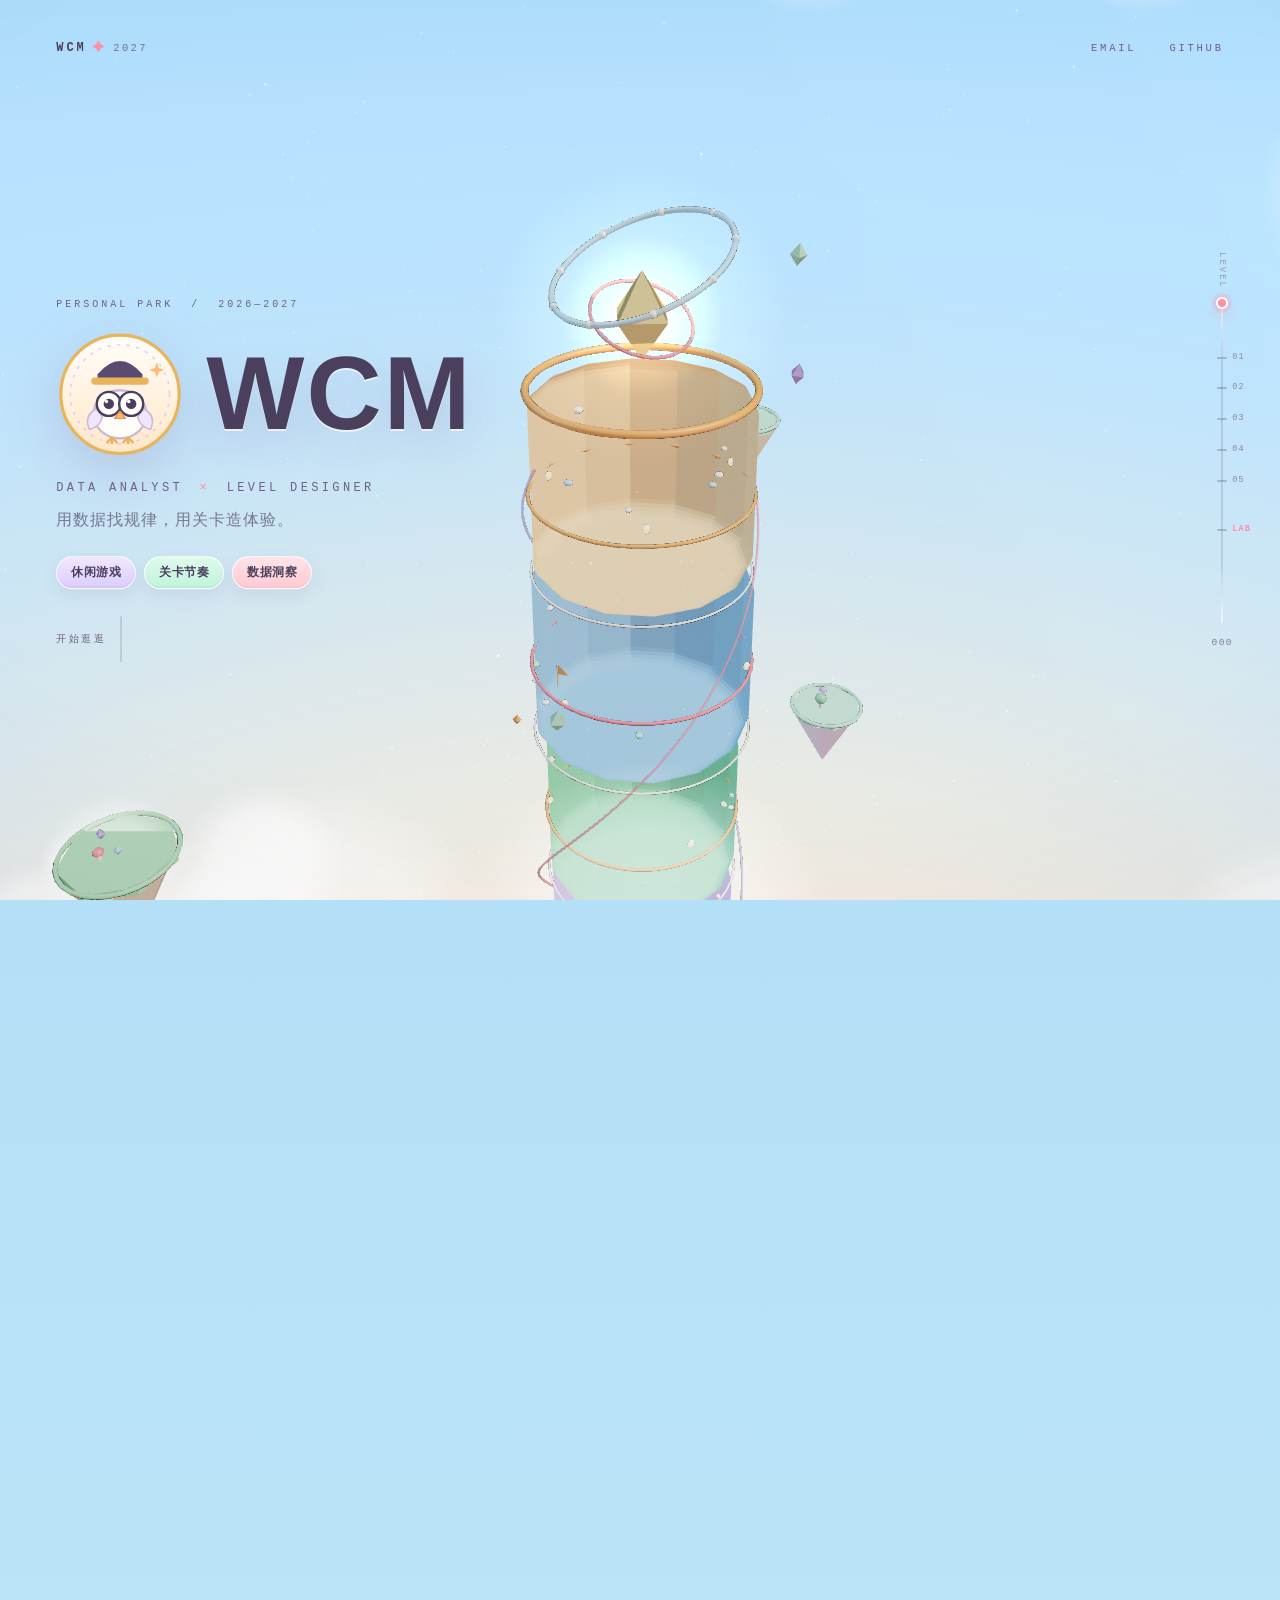
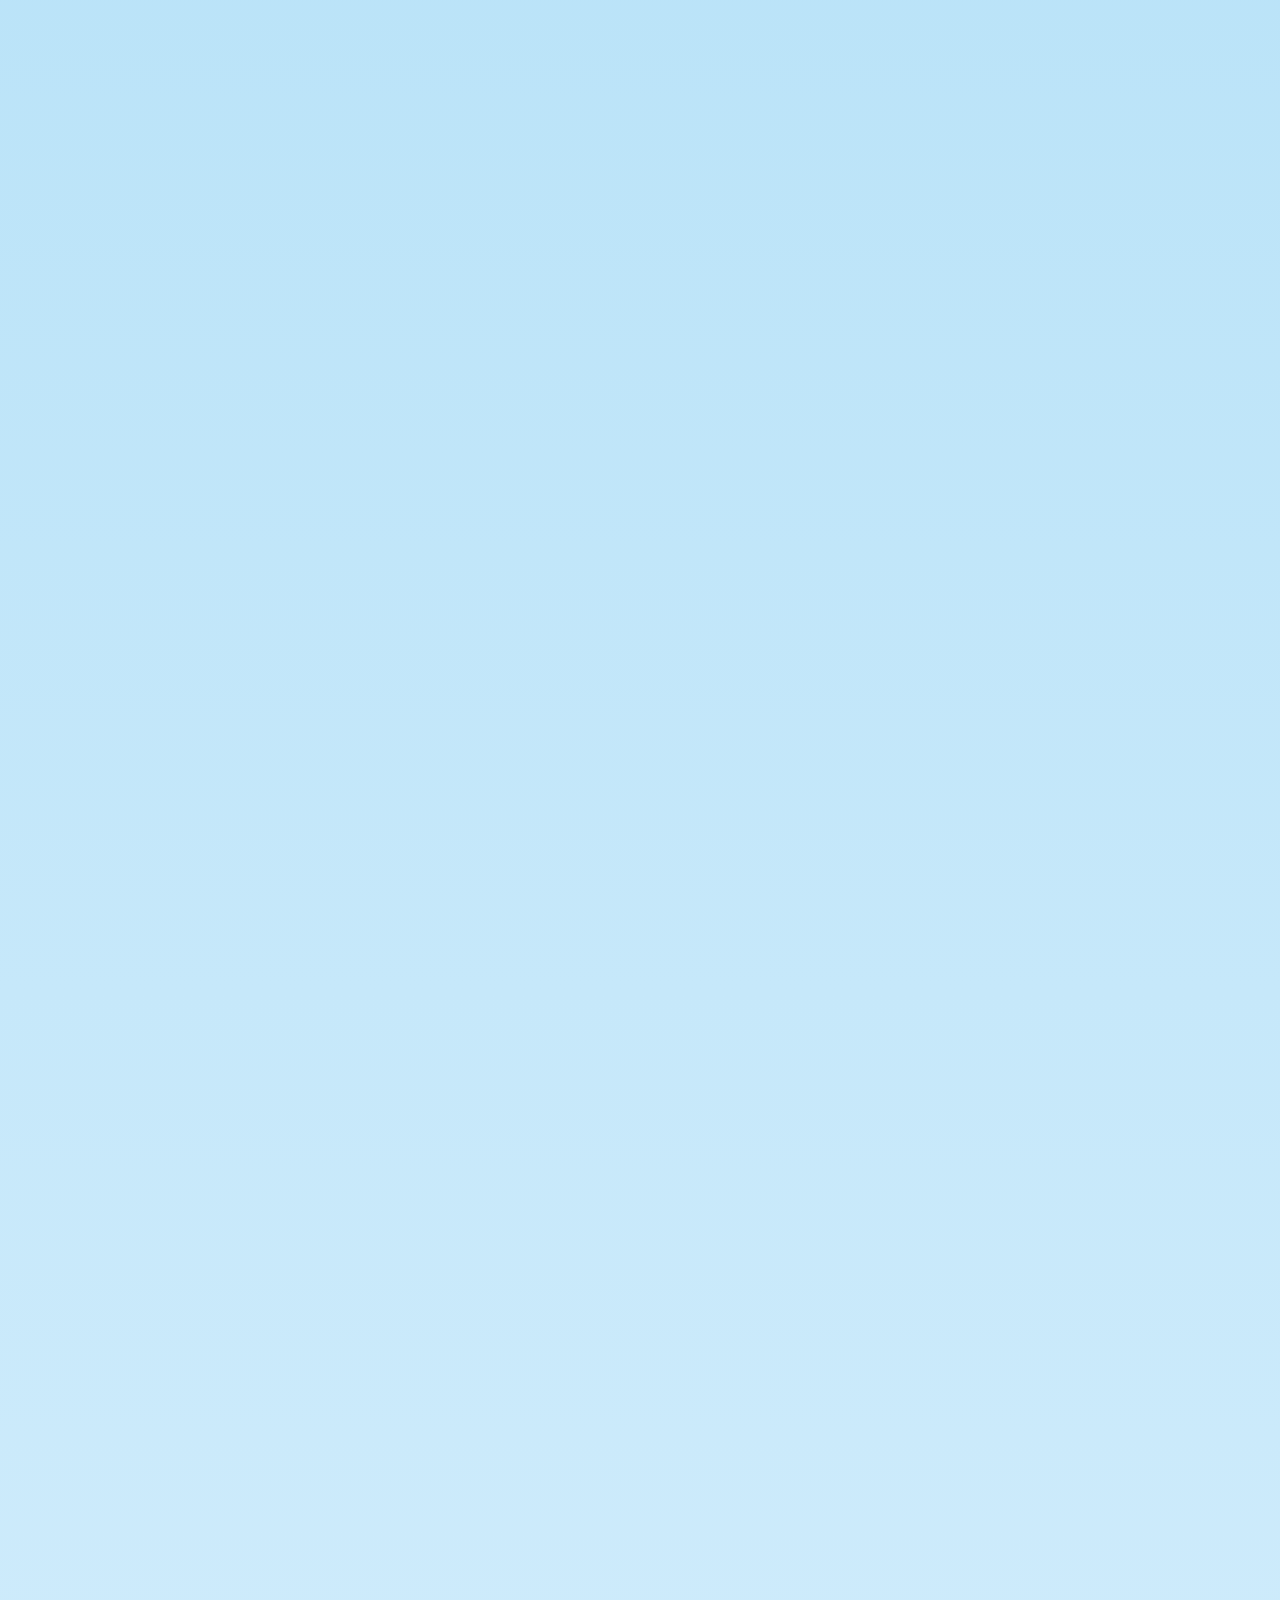
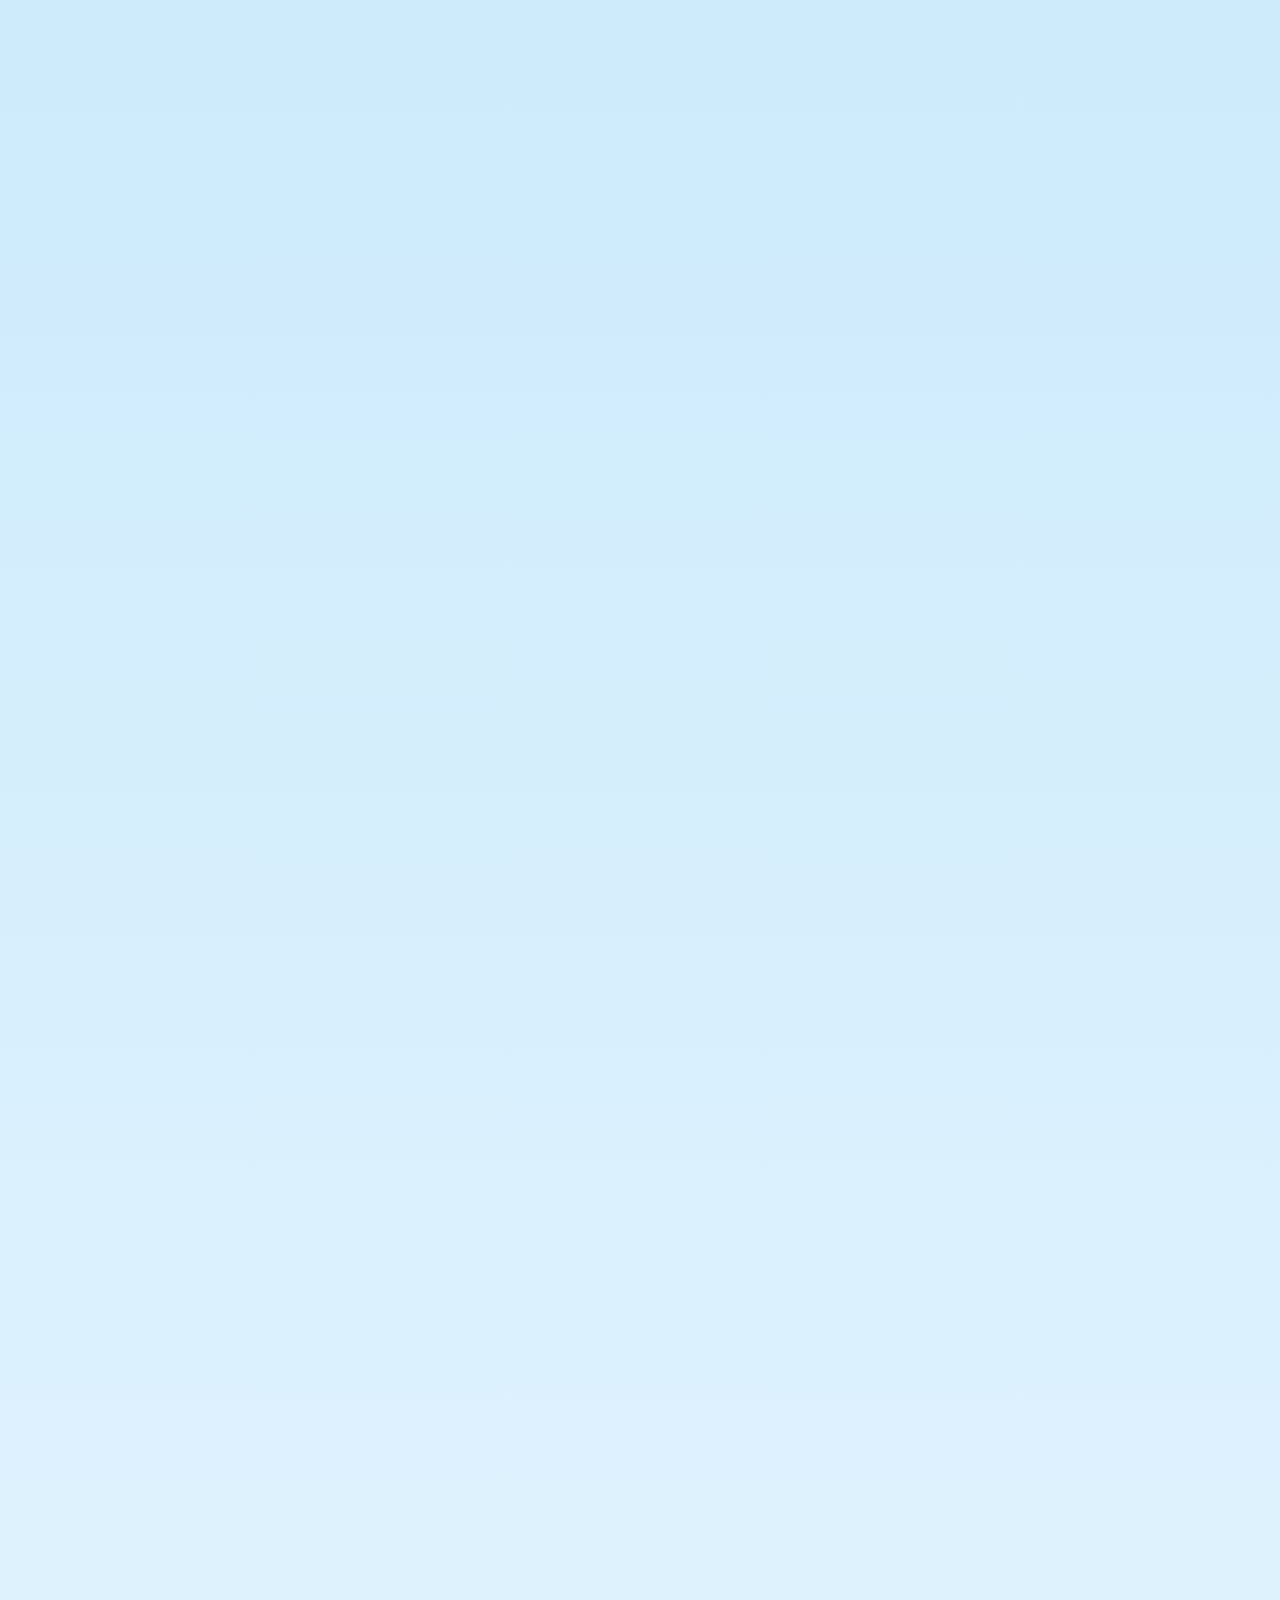
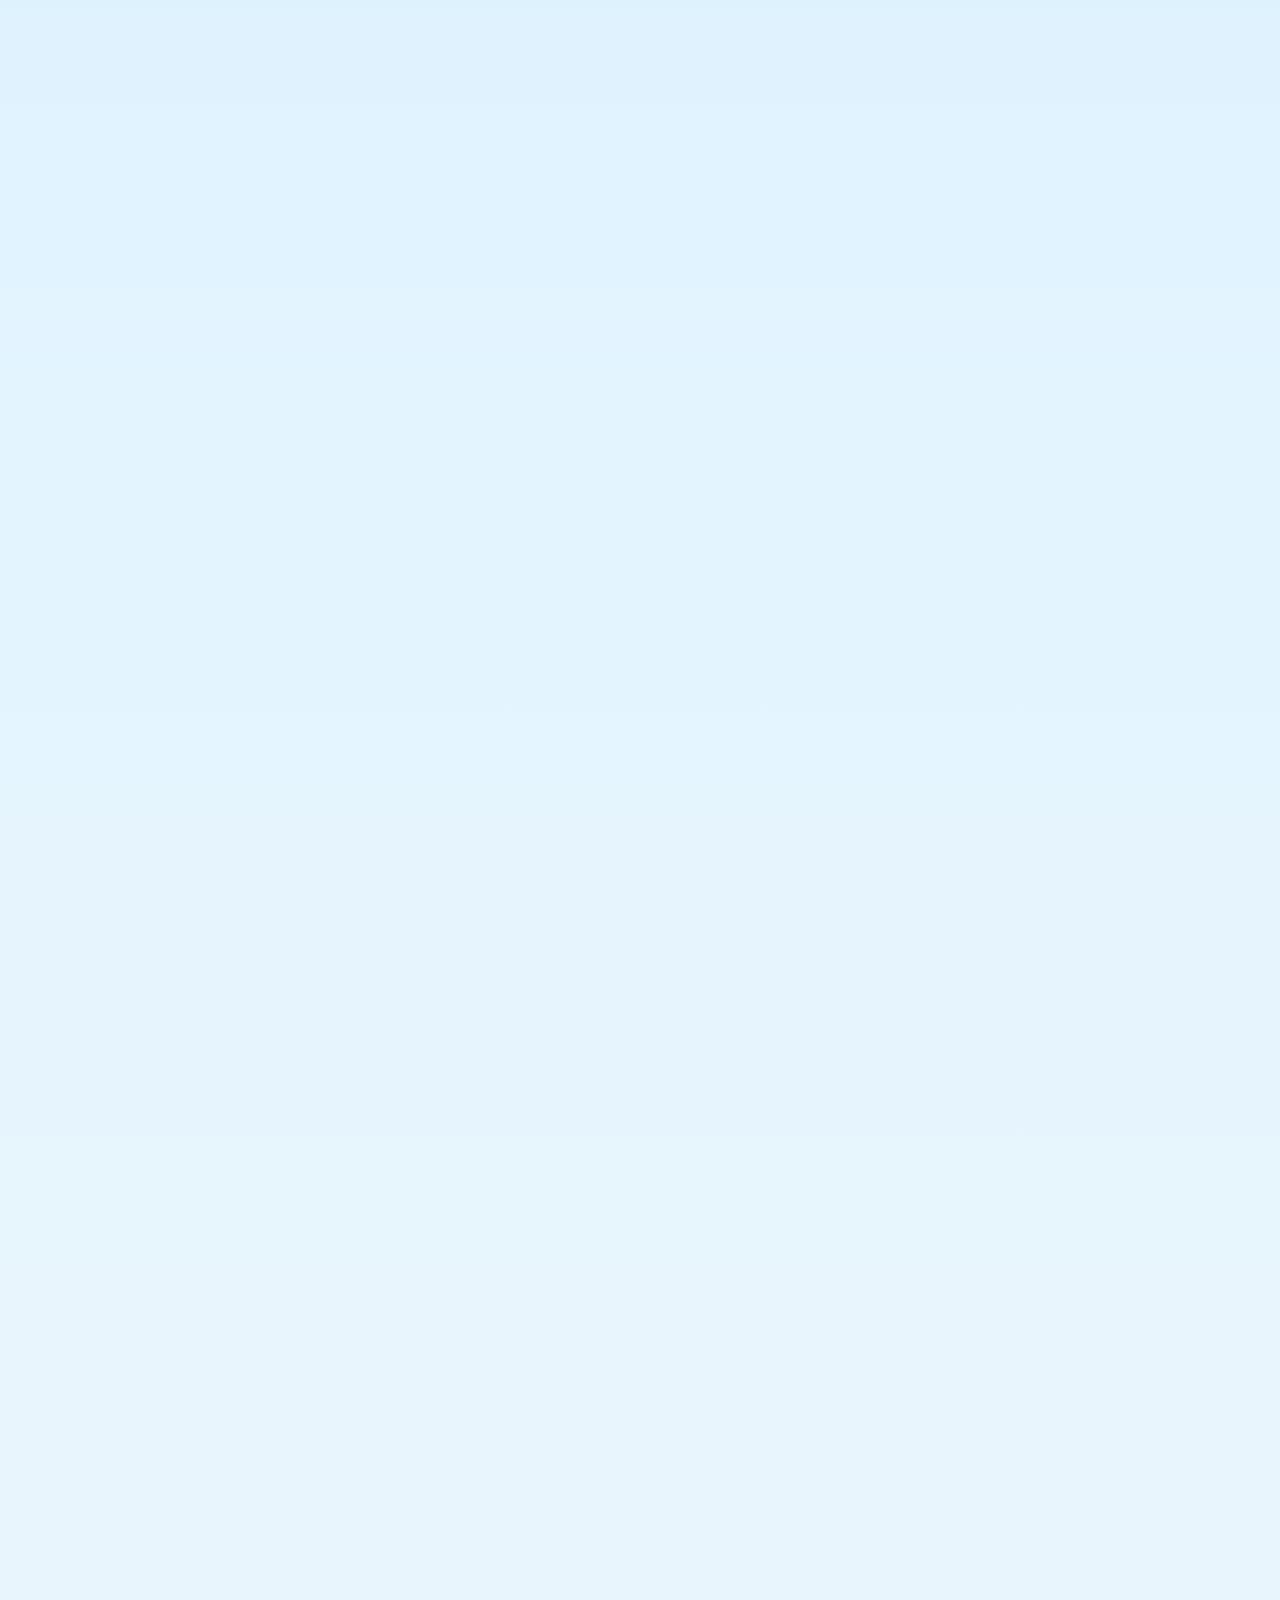
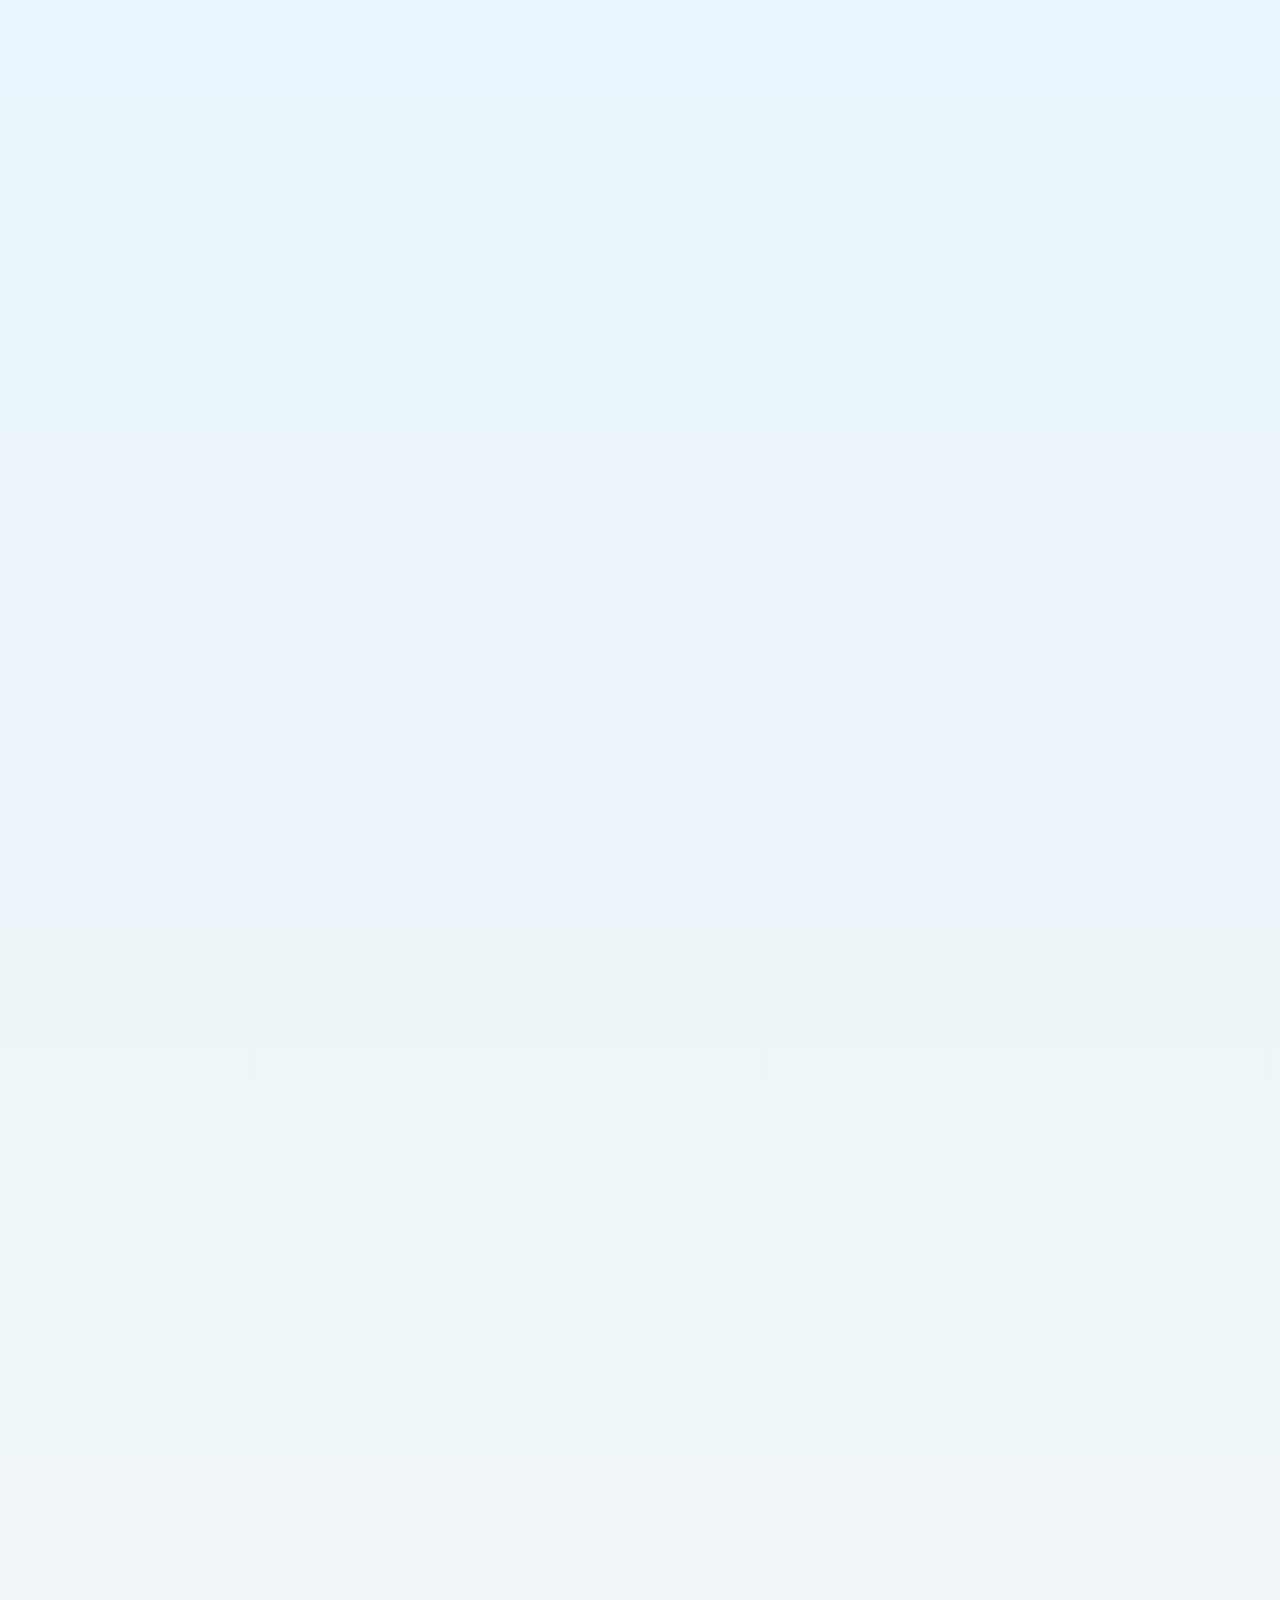
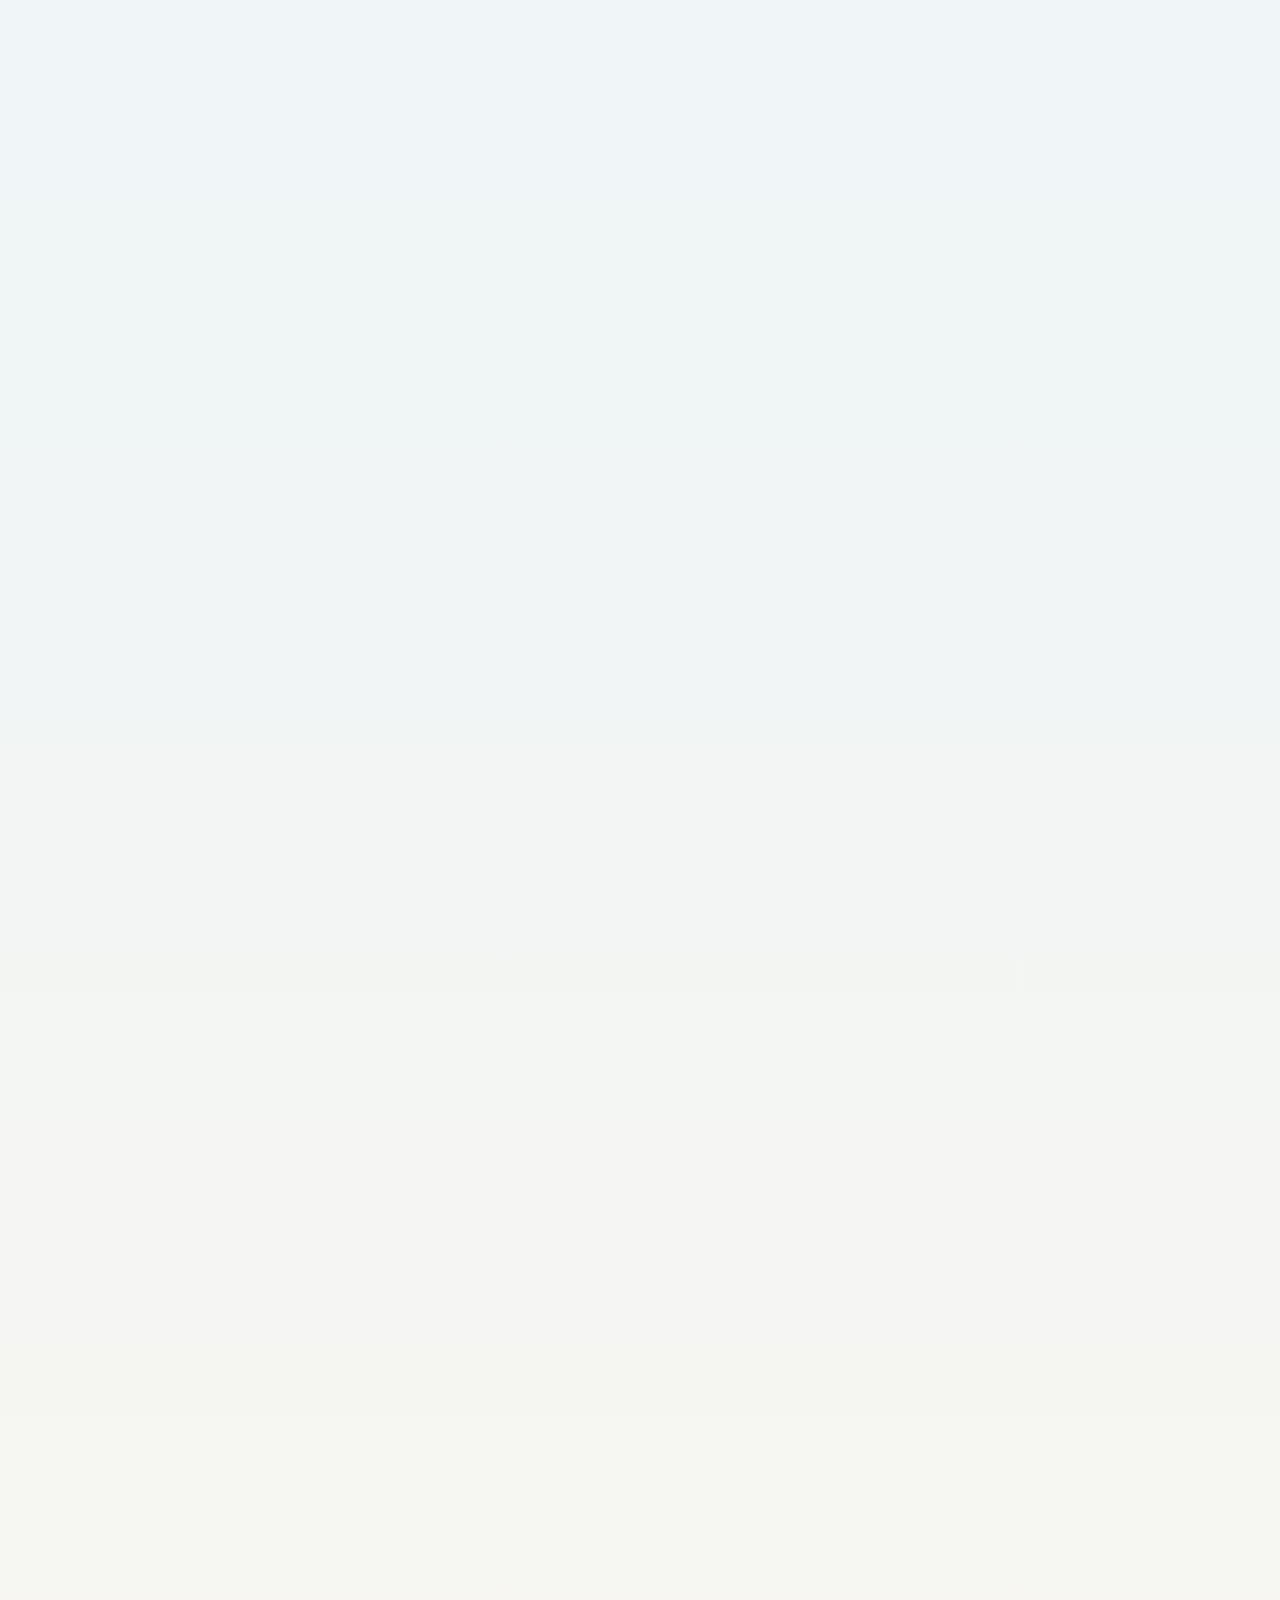
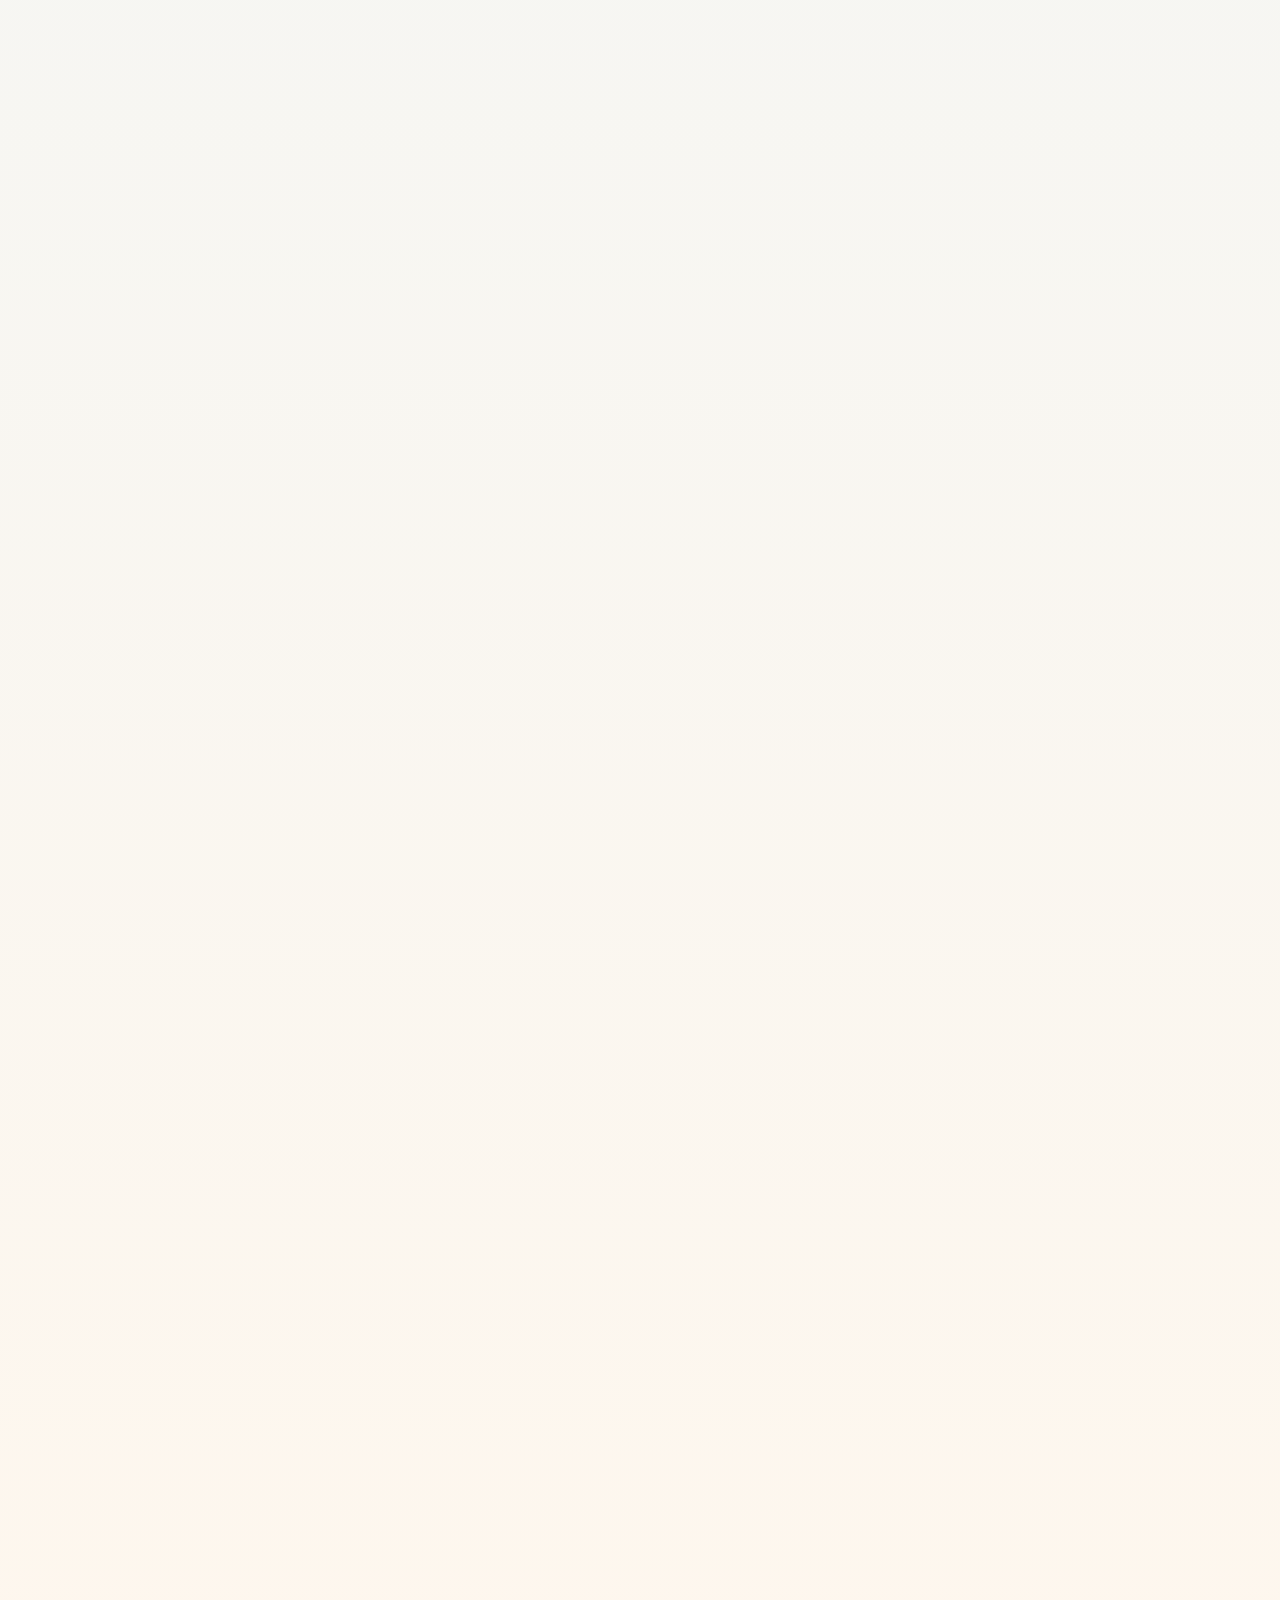
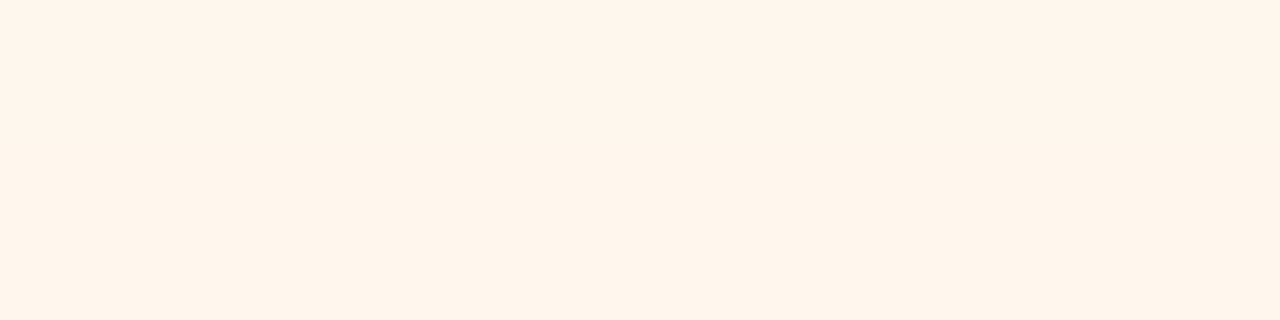
<file: index.html>
<!DOCTYPE html>
<html lang="zh-CN">
<head>
<meta charset="UTF-8">
<meta name="viewport" content="width=device-width, initial-scale=1, viewport-fit=cover">
<title>WCM — 创意能量塔 · 作品集</title>
<meta name="description" content="WCM 的个人作品集：数据分析 × 休闲游戏关卡设计。漂浮岛上的项目与 Casual Game Lab。">
<meta name="theme-color" content="#FFF7ED">
<meta property="og:type" content="website">
<meta property="og:title" content="WCM — 创意能量塔">
<meta property="og:description" content="数据分析 × 休闲游戏关卡设计。漂浮在云海上的作品集。">
<link rel="stylesheet" href="css/style.css">
<script type="importmap">
{ "imports": { "three": "./assets/three.module.js" } }
</script>
<script src="js/content.js"></script>
</head>
<body>

<canvas id="stage" aria-hidden="true"></canvas>
<div class="vignette" aria-hidden="true"></div>
<div class="grain" aria-hidden="true"></div>
<div class="cursor-glow" aria-hidden="true"></div>

<a class="skip" href="#plain">跳到文字版内容</a>

<header class="hud hud-top">
  <a class="brand" href="#top" aria-label="回到顶部">
    <span class="brand-mark">WCM</span><span class="brand-dot">✦</span><span class="brand-year">2027</span>
  </a>
  <nav class="hud-links" aria-label="联系方式">
    <a id="nav-mail" href="#" rel="nofollow">EMAIL</a>
    <a id="nav-git" href="#" target="_blank" rel="noopener">GITHUB</a>
  </nav>
</header>

<aside class="depth" aria-hidden="true">
  <span class="depth-cap">LEVEL</span>
  <div class="depth-track">
    <span class="depth-line"></span>
    <span class="depth-ticks" id="depth-ticks"></span>
    <span class="depth-mark" id="depth-mark"></span>
  </div>
  <span class="depth-value" id="depth-value">000</span>
</aside>

<!-- 所有浮层固定在视口，实际滚动由 #track 的高度驱动 -->
<div class="overlay">

  <section class="hero" id="hero" aria-label="序章">
    <p class="eyebrow">PERSONAL PARK&nbsp;&nbsp;/&nbsp;&nbsp;<span id="year-range">2026—2027</span></p>
    <div class="hero-brand" id="hero-brand" aria-label="WCM · 异想标本馆">
      <svg class="hero-logo" viewBox="0 0 160 160" role="img" aria-label="猫头鹰馆长标志">
        <defs>
          <linearGradient id="owlBadge" x1="0" y1="0" x2="0" y2="1">
            <stop offset="0" stop-color="#FFFDF9"/>
            <stop offset="1" stop-color="#FFE7C9"/>
          </linearGradient>
        </defs>
        <circle cx="80" cy="80" r="74" fill="url(#owlBadge)" stroke="#E8B45C" stroke-width="4"/>
        <circle cx="80" cy="80" r="62" fill="none" stroke="#C9B6FF" stroke-width="2" stroke-dasharray="4 8" opacity=".6"/>
        <path d="M52 55 Q80 22 108 55 L108 61 L52 61 Z" fill="#5B4B71"/>
        <rect x="44" y="59" width="72" height="9" rx="4.5" fill="#E8B45C"/>
        <ellipse cx="80" cy="105" rx="33" ry="30" fill="#FFFDF9" stroke="#CBB9D9" stroke-width="3"/>
        <path d="M50 98 Q34 108 42 124 Q56 120 58 108Z" fill="#EFE7FF" stroke="#CBB9D9" stroke-width="2"/>
        <path d="M110 98 Q126 108 118 124 Q104 120 102 108Z" fill="#EFE7FF" stroke="#CBB9D9" stroke-width="2"/>
        <circle cx="66" cy="92" r="15" fill="#FFFDF9" stroke="#4A3F5C" stroke-width="3"/>
        <circle cx="94" cy="92" r="15" fill="#FFFDF9" stroke="#4A3F5C" stroke-width="3"/>
        <circle cx="66" cy="92" r="6.5" fill="#4A3F5C"/>
        <circle cx="94" cy="92" r="6.5" fill="#4A3F5C"/>
        <circle cx="63" cy="89" r="2.2" fill="#FFFDF9"/>
        <circle cx="91" cy="89" r="2.2" fill="#FFFDF9"/>
        <path d="M80 101 L73 110 L87 110 Z" fill="#FFB36B" stroke="#E39A52" stroke-width="1.5" stroke-linejoin="round"/>
        <path d="M70 134 l-6 6 M70 134 l0 7 M70 134 l6 6" stroke="#E8B45C" stroke-width="3" stroke-linecap="round"/>
        <path d="M90 134 l-6 6 M90 134 l0 7 M90 134 l6 6" stroke="#E8B45C" stroke-width="3" stroke-linecap="round"/>
        <path d="M126 40 l2.5 7 7 2.5 -7 2.5 -2.5 7 -2.5 -7 -7 -2.5 7 -2.5Z" fill="#FFB36B" opacity=".9"/>
      </svg>
      <span class="hero-wordmark">WCM</span>
    </div>
    <p class="hero-role" id="hero-role">DATA ANALYST <i>×</i> LEVEL DESIGNER</p>
    <p class="hero-line" id="hero-line">用数据找规律，用关卡造体验。</p>
    <div class="hero-chips">
      <span class="chip chip-lilac">休闲游戏</span>
      <span class="chip chip-mint">关卡节奏</span>
      <span class="chip chip-coral">数据洞察</span>
    </div>
    <a class="scroll-cue" id="scroll-cue" href="#plain">
      <span class="scroll-label">开始逛逛</span>
      <span class="scroll-bar"><i></i></span>
    </a>
  </section>

  <div class="panels" id="panels"></div>

  <!-- Casual Game Lab：漂浮休闲岛 -->
  <section class="lab" id="lab" aria-label="休闲游戏实验场">
    <div class="lab-copy">
      <p class="eyebrow" id="lab-eyebrow">CASUAL GAME LAB / 03</p>
      <h2 class="lab-title" id="lab-title">休闲游戏实验场</h2>
      <p class="lab-intro" id="lab-intro"></p>
      <div class="lab-tags" id="lab-tags"></div>
      <div class="lab-cases" id="lab-cases"></div>
    </div>

    <div class="lab-world" aria-hidden="true">
      <div class="lab-sun"></div>
      <div class="lab-cloud c1"></div>
      <div class="lab-cloud c2"></div>
      <div class="lab-cloud c3"></div>
      <div class="lab-island">
        <div class="lab-island-top"></div>
        <div class="lab-island-body"></div>
        <div class="lab-board" id="lab-board"></div>
        <div class="lab-gem g1"></div>
        <div class="lab-gem g2"></div>
        <div class="lab-gem g3"></div>
        <div class="lab-flag"></div>
        <span class="lab-spark s1">✦</span>
        <span class="lab-spark s2">✦</span>
        <span class="lab-spark s3">✦</span>
      </div>
      <p class="lab-hint">点糖果</p>
    </div>
  </section>

  <section class="outro" id="outro" aria-label="联系">
    <p class="eyebrow">CONTACT</p>
    <h2 class="outro-title">云海尽头，<br>留一盏灯。</h2>
    <p class="outro-sub">项目、实习、合作，直接写信。</p>
    <a class="outro-mail" id="outro-mail" href="#"></a>
    <nav class="outro-links">
      <a id="outro-git" href="#" target="_blank" rel="noopener">GitHub ↗</a>
    </nav>
  </section>

</div>

<!-- 无障碍 / 无 JS 兜底：真实可读的文字内容 -->
<main id="plain" class="sr-only">
  <h2>WCM — 作品集</h2>
  <p id="plain-role"></p>
  <ul id="plain-list"></ul>
  <p>联系：<a id="plain-mail" href="#"></a></p>
</main>

<div class="loader" id="loader" aria-hidden="true">
  <div class="loader-inner">
    <span class="loader-star">✦</span>
    <span class="loader-line"><i></i></span>
    <span class="loader-text">BUILDING THE PARK</span>
  </div>
</div>

<div id="track" aria-hidden="true"></div>

<pre id="errlog" hidden></pre>

<noscript>
  <div class="noscript">本站需要 JavaScript 才能运行 3D 场景。请直接邮件联系：<a href="mailto:2093722186@qq.com">2093722186@qq.com</a></div>
</noscript>

<script>
  // 开发/截图辅助：?p=0.45 直接把滚动定位到 45%；?still=0.7 不滚动、钉在某一进度
  window.__DSH_PARAMS = new URLSearchParams(location.search);
  window.addEventListener('error', function (e) {
    var el = document.getElementById('errlog');
    if (!el) return;
    el.hidden = false;
    el.textContent += 'ERROR: ' + (e.message || e) + '\n' + ((e.error && e.error.stack) || '') + '\n';
  });
</script>
<script type="module" src="js/main.js"></script>
</body>
</html>
</file>
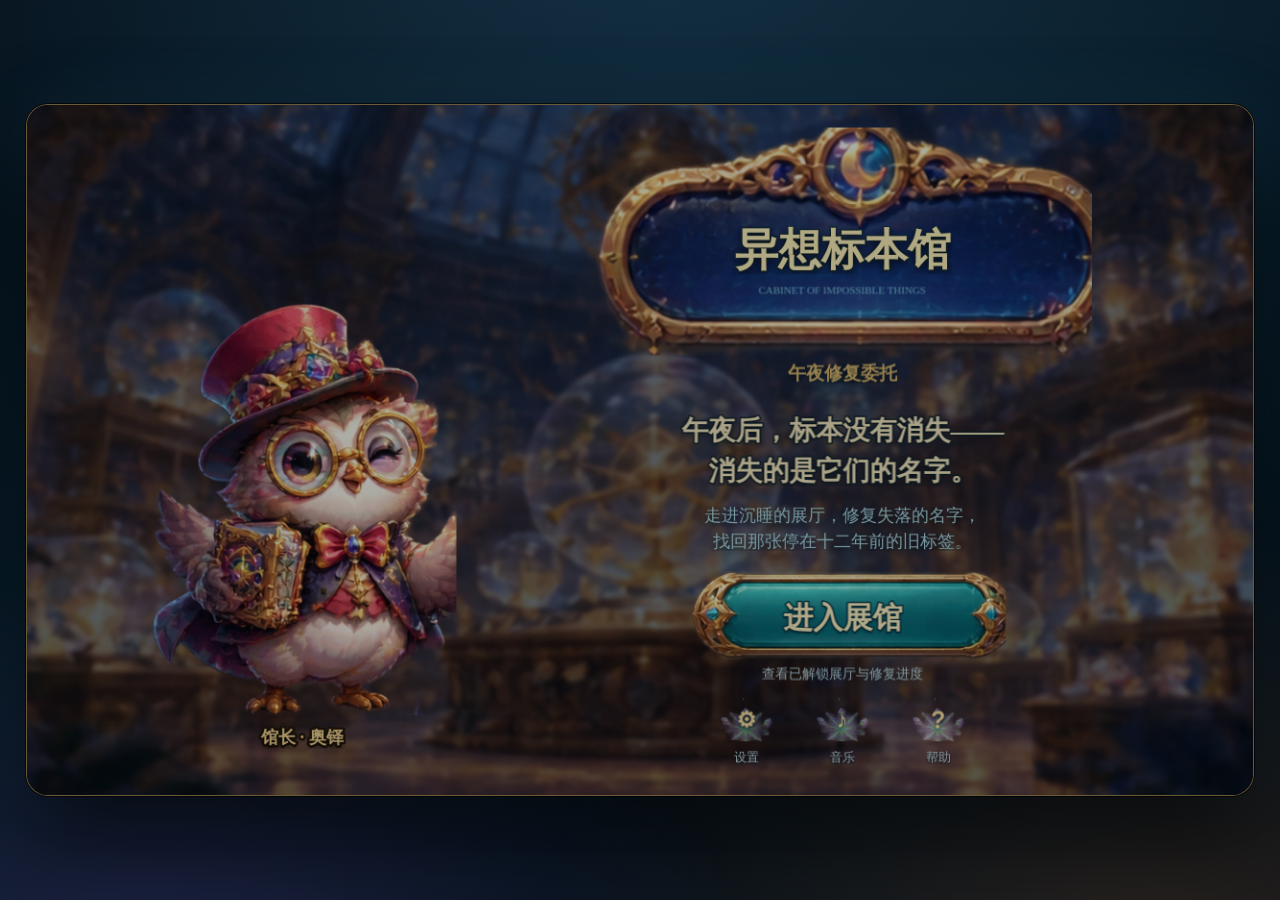
<file: games/cabinet/index.html>
<!DOCTYPE html>
<html lang="zh-CN">
  <head>
    <meta charset="UTF-8" />
    <meta name="viewport" content="width=device-width, initial-scale=1.0" />
    <link rel="icon" href="data:image/svg+xml,%3Csvg xmlns='http://www.w3.org/2000/svg' viewBox='0 0 64 64'%3E%3Ctext y='.88em' font-size='56'%3E%F0%9F%A6%89%3C/text%3E%3C/svg%3E" />
    <title>异想标本馆 · Cabinet of Curiosities</title>
    <style>
      :root {
        --serif: "Noto Serif SC", "Source Han Serif SC", "Songti SC", "STSong", "SimSun", serif;
      }
      * {
        box-sizing: border-box;
      }
      html,
      body {
        margin: 0;
        height: 100%;
      }
      body {
        background:
          radial-gradient(1200px 700px at 50% -10%, rgba(90, 190, 255, 0.18), transparent 70%),
          radial-gradient(900px 620px at 12% 108%, rgba(155, 107, 255, 0.16), transparent 65%),
          radial-gradient(900px 620px at 90% 104%, rgba(255, 160, 90, 0.14), transparent 68%),
          linear-gradient(160deg, #051019 0%, #071a26 48%, #030c14 100%);
        display: flex;
        align-items: center;
        justify-content: center;
        padding: 14px;
        color: #f6ecd8;
        font-family: var(--serif);
        overflow: hidden;
      }
      #game-container {
        position: relative;
        width: min(96vw, 1320px);
        aspect-ratio: 16 / 9;
        max-height: calc(100vh - 28px);
        border-radius: 22px;
        overflow: hidden;
        background: #04101a;
        border: 1px solid rgba(232, 180, 92, 0.45);
        box-shadow:
          0 40px 90px rgba(0, 0, 0, 0.7),
          0 0 0 1px rgba(0, 0, 0, 0.7),
          0 0 70px rgba(90, 190, 255, 0.08),
          inset 0 0 90px rgba(0, 0, 0, 0.65);
      }
      #game-container canvas {
        display: block;
      }
      #orientation-hint {
        display: none;
      }
      @media (orientation: portrait) {
        #orientation-hint {
          display: block;
          position: fixed;
          top: 15%;
          left: 50%;
          z-index: 20;
          transform: translateX(-50%);
          width: min(88vw, 520px);
          padding: 12px 18px;
          border: 1px solid rgba(226, 178, 92, 0.78);
          border-radius: 12px;
          background: rgba(4, 18, 26, 0.92);
          color: #ffe9b4;
          text-align: center;
          font-size: 16px;
          line-height: 1.5;
          pointer-events: none;
        }
      }
    </style>
    <script type="module" crossorigin src="./assets/index-DvWk1Mkn.js"></script>
  </head>
  <body>
    <div id="orientation-hint">请旋转设备横屏游玩，文字和按钮会更清楚</div>
    <div id="game-container"></div>
  </body>
</html>
</file>
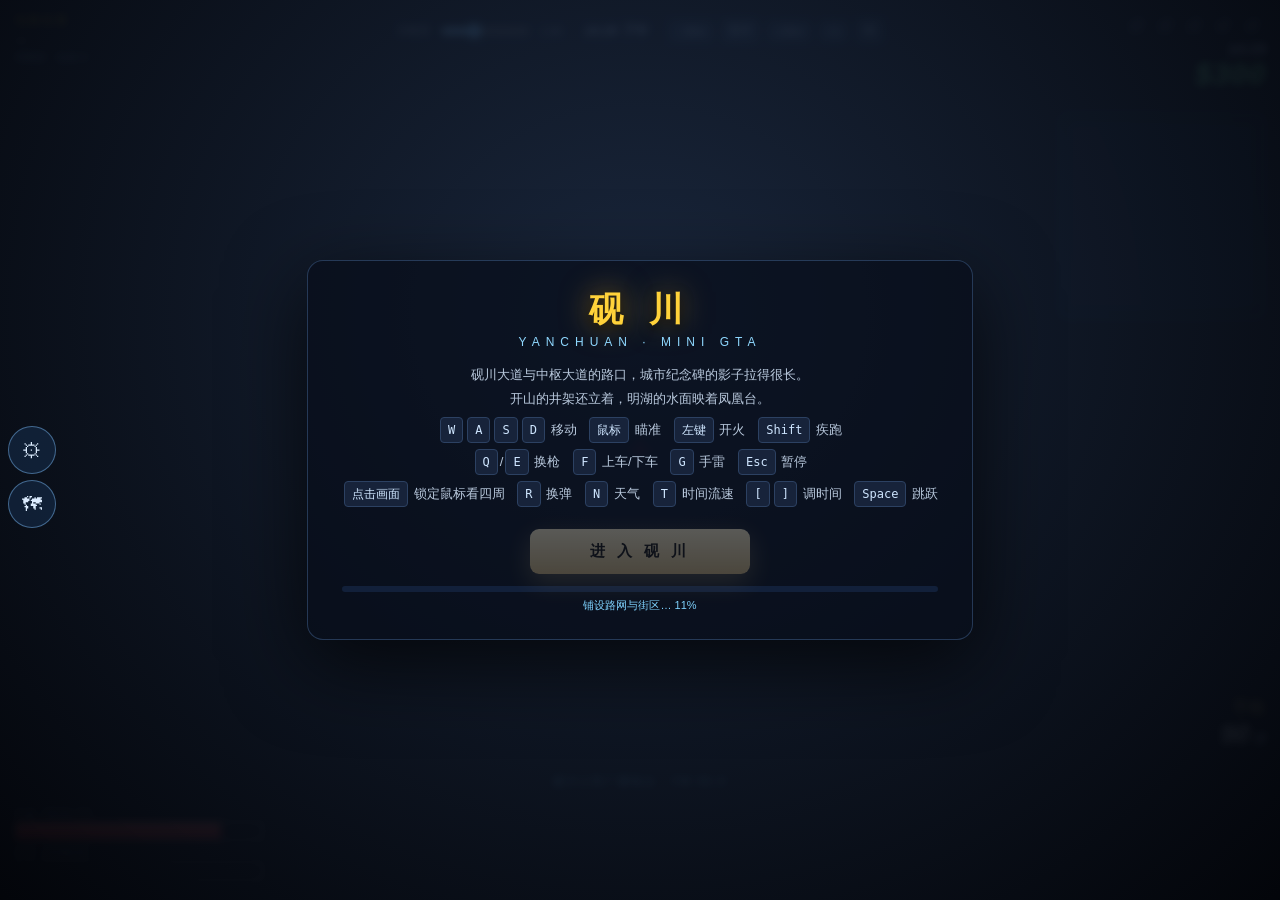
<file: games/crime-town/index.html>
<!DOCTYPE html>
<html lang="zh-CN">
<head>
<meta charset="utf-8" />
<meta name="viewport" content="width=device-width,initial-scale=1,maximum-scale=1,user-scalable=no,viewport-fit=cover" />
<meta name="apple-mobile-web-app-capable" content="yes" />
<meta name="theme-color" content="#0a0c10" />
<title>砚川市 · YANCHUAN MINI GTA · 雨夜升级</title>
<style>
  html,body{margin:0;padding:0;width:100%;height:100%;overflow:hidden;background:#05070c;
    font-family:"Microsoft YaHei","PingFang SC","Noto Sans CJK SC",sans-serif;
    color:#e8eef6;user-select:none;touch-action:none;overscroll-behavior:none;
    -webkit-tap-highlight-color:transparent;-webkit-touch-callout:none;}
  #gl{position:fixed;inset:0;width:100%;height:100%;display:block;touch-action:none;}

  /* ===================== GTA 风格 HUD ===================== */
  .hud{position:fixed;pointer-events:none;text-shadow:0 2px 4px #000,0 0 10px rgba(0,0,0,.9);}
  .num{font-family:"Arial Narrow",Impact,"Microsoft YaHei",sans-serif;font-style:italic;font-weight:800;}

  /* 右上：通缉星 + 时间 + 现金 */
  #topRight{right:14px;top:12px;text-align:right;}
  #stars{font-size:26px;letter-spacing:3px;color:#2a2f38;line-height:1;}
  #stars .on{color:#ffd23a;text-shadow:0 0 12px rgba(255,190,40,.9),0 2px 4px #000;}
  #clock{font-size:15px;color:#cfe3ff;margin-top:2px;}
  #money{font-size:30px;color:#7dffa0;letter-spacing:1px;}
  #money small{font-size:14px;color:#bff8cf;}

  /* 左下：血条 / 护甲 */
  #bars{left:14px;bottom:14px;width:250px;}
  .bar{height:16px;border:2px solid rgba(255,255,255,.35);background:rgba(0,0,0,.5);
    border-radius:3px;margin-bottom:5px;overflow:hidden;}
  .bar i{display:block;height:100%;width:100%;transition:width .18s linear;}
  #hpFill{background:linear-gradient(180deg,#ff6a5e,#c81f16);}
  #arFill{background:linear-gradient(180deg,#8fd4ff,#2b6fb5);}
  .barLabel{font-size:10px;color:#b9c9dd;letter-spacing:2px;margin-bottom:1px;}

  /* 右下：武器 */
  #weaponBox{right:14px;bottom:150px;text-align:right;}
  #wName{font-size:17px;color:#ffe27a;}
  #wAmmo{font-size:26px;color:#fff;}
  #wAmmo small{font-size:13px;color:#9fb4cc;}

  /* 左上：任务目标 */
  #objective{left:14px;top:12px;max-width:330px;}
  #objTitle{font-size:12px;color:#ffd23a;letter-spacing:2px;}
  #objText{font-size:14px;color:#eaf3ff;line-height:1.5;}
  #objDist,#objStatus{font-size:11px;color:#8fb6dd;}

  /* 中下：电台字幕 */
  #radio{left:50%;transform:translateX(-50%);bottom:96px;text-align:center;max-width:70vw;}
  #radioName{font-size:11px;color:#7fd3ff;letter-spacing:2px;}
  #radioText{font-size:13px;color:#cfe3ff;}

  /* 中央：大字提示 */
  #bigMsg{position:fixed;left:50%;top:26%;transform:translate(-50%,-50%);font-size:30px;
    font-weight:800;color:#ffe08a;text-shadow:0 3px 16px #000,0 0 30px rgba(255,180,60,.6);
    opacity:0;transition:opacity .3s;pointer-events:none;letter-spacing:4px;text-align:center;}

  /* 受击 / 低血 红屏 */
  #dmg{position:fixed;inset:0;pointer-events:none;opacity:0;
    background:radial-gradient(ellipse at center,rgba(255,0,0,0) 45%,rgba(190,0,0,.75) 100%);
    transition:opacity .25s;}
  #lowHp{position:fixed;inset:0;pointer-events:none;opacity:0;
    background:radial-gradient(ellipse at center,rgba(255,0,0,0) 35%,rgba(160,0,0,.55) 100%);
    animation:pulse 1.1s ease-in-out infinite;}
  @keyframes pulse{0%,100%{opacity:.25}50%{opacity:.6}}

  /* 小地图 */
  #mmWrap{right:14px;bottom:14px;padding:7px;background:rgba(6,10,18,.62);
    border:2px solid rgba(140,190,255,.28);border-radius:10px;}
  #minimap{display:block;width:190px;height:190px;border-radius:6px;background:#0b111c;}

  /* 第一人称设置 / 时间控制 */
  #fpSettings{position:fixed;left:50%;top:12px;transform:translateX(-50%);z-index:7;
    display:flex;align-items:center;gap:8px;padding:6px 10px;border:1px solid rgba(140,190,255,.20);
    border-radius:8px;background:rgba(5,10,18,.48);backdrop-filter:blur(5px);pointer-events:auto;
    font-size:11px;color:#b9c9dd;opacity:.82;}
  #fpSettings input[type=range]{width:90px;accent-color:#79c9ff;}
  #fpSettings button{border:1px solid rgba(140,190,255,.25);border-radius:5px;background:rgba(30,50,75,.65);
    color:#dcecff;padding:3px 7px;font:inherit;cursor:pointer;}
  #fpSettings button:active{transform:scale(.96);}
  body.touch #fpSettings{top:8px;transform:translateX(-50%) scale(.86);transform-origin:top center;}

  /* 准星 */
  #reticle{position:fixed;left:50%;top:50%;width:34px;height:34px;margin:-17px 0 0 -17px;
    pointer-events:none;opacity:0;}
  #reticle::before,#reticle::after{content:"";position:absolute;background:#ff4a3a;
    box-shadow:0 0 4px #000;}
  #reticle::before{left:16px;top:0;width:2px;height:34px;}
  #reticle::after{top:16px;left:0;height:2px;width:34px;}

  /* ===================== 开始 / 暂停 ===================== */
  #overlay{position:fixed;inset:0;display:flex;align-items:center;justify-content:center;z-index:20;
    background:radial-gradient(ellipse at 50% 35%,rgba(30,45,70,.85),rgba(3,5,10,.96));
    backdrop-filter:blur(4px);}
  #overlay .card{max-width:660px;text-align:center;padding:26px 34px;background:rgba(8,14,26,.7);
    border:1px solid rgba(120,180,255,.25);border-radius:16px;box-shadow:0 24px 80px rgba(0,0,0,.7);}
  #overlay h1{margin:0;font-size:34px;letter-spacing:8px;color:#ffd23a;
    text-shadow:0 0 30px rgba(255,190,40,.55),0 4px 12px #000;}
  #overlay h2{margin:2px 0 14px;font-size:12px;letter-spacing:6px;color:#8fd8ff;font-weight:400;}
  #overlay p{margin:6px 0;font-size:13px;line-height:1.85;color:#b9c9dd;}
  #overlay b{color:#ffd23a;}
  kbd{display:inline-block;padding:1px 7px;border-radius:4px;background:#17233a;
    border:1px solid #2c4162;color:#cfe6ff;font-size:12px;margin:0 2px;}
  #start{margin-top:16px;padding:13px 34px;font:inherit;font-size:15px;font-weight:700;cursor:pointer;
    color:#1a1206;background:linear-gradient(180deg,#ffe08a,#e8a824);border:0;border-radius:9px;
    letter-spacing:4px;box-shadow:0 8px 26px rgba(230,170,40,.4);min-width:220px;}
  #start:disabled{opacity:.35;cursor:default;filter:grayscale(.6);}
  #bar{height:6px;background:#12203a;border-radius:3px;overflow:hidden;margin-top:12px;}
  #barFill{height:100%;width:0%;background:linear-gradient(90deg,#39a8e0,#8fe0ff);transition:width .2s;}
  #load{font-size:11px;color:#7fd3ff;margin-top:6px;}

  /* ===================== 触屏 ===================== */
  .mobileOnly,.mBtn{display:none !important;}
  body.touch .mobileOnly{display:block !important;}
  body.touch .mBtn{display:flex !important;}
  body.touch .deskOnly{display:none !important;}
  body.touch #hudScale{transform:scale(.86);transform-origin:top right;}
  #stickL,#stickR{position:fixed;z-index:8;width:140px;height:140px;border-radius:50%;
    border:2px solid rgba(140,200,255,.30);background:rgba(10,20,35,.30);pointer-events:none;
    opacity:0;transition:opacity .12s;}
  #knobL,#knobR{position:absolute;left:50%;top:50%;width:62px;height:62px;margin:-31px 0 0 -31px;
    border-radius:50%;background:radial-gradient(circle at 35% 30%,rgba(200,240,255,.95),rgba(58,148,220,.85));
    box-shadow:0 4px 18px rgba(0,0,0,.45);}
  #stickR{border-color:rgba(255,150,120,.35);}
  #knobR{background:radial-gradient(circle at 35% 30%,rgba(255,215,190,.95),rgba(215,90,50,.85));}
  .mBtn{position:fixed;z-index:9;align-items:center;justify-content:center;border-radius:50%;
    color:#eaf6ff;background:rgba(20,40,66,.45);border:2px solid rgba(130,195,255,.45);
    box-shadow:0 6px 18px rgba(0,0,0,.4);font-size:14px;font-weight:700;}
  .mBtn:active{background:rgba(70,150,220,.6);transform:scale(.94);}
  #btnCar{right:16px;bottom:206px;width:74px;height:74px;}
  #btnSwap{right:100px;bottom:150px;width:62px;height:62px;font-size:12px;}
  #btnRun{right:16px;bottom:126px;width:62px;height:62px;font-size:12px;}
  body.touch #minimap{width:112px;height:112px;}
  body.touch #bars{width:180px;left:9px;bottom:9px;}
  body.touch #weaponBox{bottom:120px;right:9px;}
  body.touch #objective{max-width:52vw;}
  @media (max-height:470px){
    body.touch #minimap{width:92px;height:92px;}
    #btnCar{width:60px;height:60px;bottom:164px;}
    #stickL,#stickR{width:118px;height:118px;}
    #knobL,#knobR{width:52px;height:52px;margin:-26px 0 0 -26px;}
  }

  /* ===================== 增量扩展样式（第一人称版） ===================== */
  #mmWrap{position:fixed;right:14px;top:112px;bottom:auto;z-index:6;pointer-events:none;}   /* [FIX] 原先缺少定位，小地图不显示；放到右上角 HUD 下方 */
  body.touch #mmWrap{right:9px;top:96px;}
  #timeLabel{font-size:13px;color:#cfe3ff;min-width:92px;text-align:center;}
  #btnFire{right:100px;bottom:222px;width:72px;height:72px;background:rgba(150,40,30,.5);border-color:rgba(255,150,120,.55);}
  #reticle{width:26px;height:26px;margin:-13px 0 0 -13px;}
  #reticle::before{left:12px;width:2px;height:26px;}
  #reticle::after{top:12px;height:2px;width:26px;}
</style>
</head>
<body>
<canvas id="gl"></canvas>
<div id="dmg"></div>
<div id="lowHp"></div>
<div id="reticle"></div>
<div id="fpSettings" aria-label="第一人称设置">
  <span>灵敏度</span><input id="sensRange" type="range" min="0.35" max="2.20" step="0.05" value="1.00">
  <span id="sensValue">1.00</span>
  <span id="timeLabel" class="num">14:30 下午</span>
  <button id="timeBack" type="button">−30m</button>
  <button id="timePause" type="button">暂停</button>
  <button id="timeForward" type="button">+30m</button>
  <button id="timeSpeedBtn" type="button" title="时间流速 (T)">×1</button>
  <button id="weatherBtn" type="button" title="天气 (N)">晴</button>
</div>

<div id="objective" class="hud">
  <div id="objTitle">当前任务</div>
  <div id="objText">—</div>
  <div id="objDist"></div>
  <div id="objStatus"></div>
</div>

<div id="topRight" class="hud">
  <div id="stars" class="num"></div>
  <div id="clock" class="num">--:--</div>
  <div id="money" class="num">$<span id="moneyV">0</span></div>
</div>

<div id="bars" class="hud">
  <div class="barLabel">生命 HEALTH</div>
  <div class="bar"><i id="hpFill"></i></div>
  <div class="barLabel">护甲 ARMOR</div>
  <div class="bar"><i id="arFill" style="width:0%"></i></div>
  <div class="barLabel" id="carLbl" style="display:none">车辆 VEHICLE</div>
  <div class="bar" id="carBar" style="display:none"><i id="carFill" style="width:100%;background:linear-gradient(180deg,#ffd76a,#c98a12)"></i></div>
</div>

<div id="weaponBox" class="hud">
  <div id="wName">拳头</div>
  <div id="wAmmo" class="num">∞</div>
</div>

<div id="radio" class="hud">
  <div id="radioName">砚川人民广播电台 · FM 96.8</div>
  <div id="radioText">…</div>
</div>

<div id="mmWrap"><canvas id="minimap" width="380" height="380"></canvas></div>
<div id="bigMsg"></div>

<!-- 触屏控件 -->
<div id="stickL" class="mobileOnly"><div id="knobL"></div></div>
<div id="stickR" class="mobileOnly"><div id="knobR"></div></div>
<div id="btnCar"  class="mBtn">上车</div>
<div id="btnRun"  class="mBtn">跑</div>
<div id="btnSwap" class="mBtn">换枪</div>
<div id="btnFire" class="mBtn">开火</div>

<div id="overlay">
  <div class="card">
    <h1>砚 川</h1>
    <h2>YANCHUAN · MINI GTA</h2>
    <p>砚川大道与中枢大道的路口，城市纪念碑的影子拉得很长。<br/>开山的井架还立着，明湖的水面映着凤凰台。</p>
    <p class="deskOnly"><kbd>W</kbd><kbd>A</kbd><kbd>S</kbd><kbd>D</kbd> 移动 &nbsp; <kbd>鼠标</kbd> 瞄准 &nbsp; <kbd>左键</kbd> 开火 &nbsp; <kbd>Shift</kbd> 疾跑</p>
    <p class="deskOnly"><kbd>Q</kbd>/<kbd>E</kbd> 换枪 &nbsp; <kbd>F</kbd> 上车/下车 &nbsp; <kbd>G</kbd> 手雷 &nbsp; <kbd>Esc</kbd> 暂停</p>
    <p class="deskOnly"><kbd>点击画面</kbd> 锁定鼠标看四周 &nbsp; <kbd>R</kbd> 换弹 &nbsp; <kbd>N</kbd> 天气 &nbsp; <kbd>T</kbd> 时间流速 &nbsp; <kbd>[</kbd><kbd>]</kbd> 调时间 &nbsp; <kbd>Space</kbd> 跳跃</p>
    <p class="mobileOnly">左摇杆走路 · 右摇杆看四周 · 右侧按钮 开火/上车/跑/换枪</p>
    <button id="start" disabled>进 入 砚 川</button>
    <div id="bar"><i id="barFill"></i></div>
    <div id="load">正在生成纹理图集与城市…</div>
  </div>
</div>

<script>
'use strict';
/* =========================================================================
 *  YANCHUAN MINI GTA — 纯手写 WebGL 引擎
 *  第1段：设备探测 / 工具 / 矩阵 / 纹理图集
 * ========================================================================= */

/* ======================= 0. 设备与工具 ======================= */
const IS_TOUCH  = ('ontouchstart' in window) || (navigator.maxTouchPoints | 0) > 0 ||
                  /Android|iPhone|iPad|iPod|Mobile|Silk|Kindle/i.test(navigator.userAgent);
const IS_MOBILE = IS_TOUCH && Math.min(screen.width, screen.height) < 950;
if (IS_TOUCH) document.body.classList.add('touch');

const clamp = (v,a,b) => v < a ? a : (v > b ? b : v);
const lerp  = (a,b,t) => a + (b-a) * t;
const smoothstep = (e0,e1,x) => { const t = clamp((x-e0)/(e1-e0),0,1); return t*t*(3-2*t); };
const DEG = Math.PI/180;

function mulberry32(a){
  return function(){
    a |= 0; a = a + 0x6D2B79F5 | 0;
    let t = Math.imul(a ^ a >>> 15, 1 | a);
    t = t + Math.imul(t ^ t >>> 7, 61 | t) ^ t;
    return ((t ^ t >>> 14) >>> 0) / 4294967296;
  };
}
const RNG  = (r,a,b) => a + (b-a)*r();
const RNGI = (r,a,b) => Math.floor(a + (b-a+1)*r());
const pick = (r,arr) => arr[Math.min(arr.length-1, Math.floor(r()*arr.length))];

function col(hex){ return [((hex>>16)&255)/255, ((hex>>8)&255)/255, (hex&255)/255]; }
function shade(c,k){ return [clamp(c[0]*k,0,1), clamp(c[1]*k,0,1), clamp(c[2]*k,0,1)]; }
function tintHex(c,k){ const j = (c[0]+c[1]+c[2] > 1.5) ? k : k*0.98;
  return [clamp(c[0]*j,0,1), clamp(c[1]*j,0,1), clamp(c[2]*j,0,1)]; }

/* ======================= 1. 矩阵库（列主序） ======================= */
function mat4(){ return new Float32Array(16); }
function m4id(o){
  o = o || mat4();
  o[0]=1;o[1]=0;o[2]=0;o[3]=0; o[4]=0;o[5]=1;o[6]=0;o[7]=0;
  o[8]=0;o[9]=0;o[10]=1;o[11]=0; o[12]=0;o[13]=0;o[14]=0;o[15]=1;
  return o;
}
function m4mul(a,b,o){
  o = o || mat4();
  for (let c=0;c<4;c++){
    const b0=b[c*4], b1=b[c*4+1], b2=b[c*4+2], b3=b[c*4+3];
    o[c*4  ] = a[0]*b0 + a[4]*b1 + a[8] *b2 + a[12]*b3;
    o[c*4+1] = a[1]*b0 + a[5]*b1 + a[9] *b2 + a[13]*b3;
    o[c*4+2] = a[2]*b0 + a[6]*b1 + a[10]*b2 + a[14]*b3;
    o[c*4+3] = a[3]*b0 + a[7]*b1 + a[11]*b2 + a[15]*b3;
  }
  return o;
}
function m4persp(fovy, aspect, near, far, o){
  o = o || mat4();
  const f = 1/Math.tan(fovy/2), nf = 1/(near-far);
  o[0]=f/aspect;o[1]=0;o[2]=0;o[3]=0;
  o[4]=0;o[5]=f;o[6]=0;o[7]=0;
  o[8]=0;o[9]=0;o[10]=(far+near)*nf;o[11]=-1;
  o[12]=0;o[13]=0;o[14]=2*far*near*nf;o[15]=0;
  return o;
}
function m4ortho(l,r,b,t,n,f,o){
  o = o || mat4();
  o[0]=2/(r-l);o[1]=0;o[2]=0;o[3]=0;
  o[4]=0;o[5]=2/(t-b);o[6]=0;o[7]=0;
  o[8]=0;o[9]=0;o[10]=-2/(f-n);o[11]=0;
  o[12]=-(r+l)/(r-l);o[13]=-(t+b)/(t-b);o[14]=-(f+n)/(f-n);o[15]=1;
  return o;
}
function m4lookAt(eye, ctr, up, o){
  o = o || mat4();
  let zx=eye[0]-ctr[0], zy=eye[1]-ctr[1], zz=eye[2]-ctr[2];
  let l = Math.hypot(zx,zy,zz)||1; zx/=l; zy/=l; zz/=l;
  let xx = up[1]*zz - up[2]*zy, xy = up[2]*zx - up[0]*zz, xz = up[0]*zy - up[1]*zx;
  l = Math.hypot(xx,xy,xz)||1; xx/=l; xy/=l; xz/=l;
  const yx = zy*xz - zz*xy, yy = zz*xx - zx*xz, yz = zx*xy - zy*xx;
  o[0]=xx;o[1]=yx;o[2]=zx;o[3]=0;
  o[4]=xy;o[5]=yy;o[6]=zy;o[7]=0;
  o[8]=xz;o[9]=yz;o[10]=zz;o[11]=0;
  o[12]=-(xx*eye[0]+xy*eye[1]+xz*eye[2]);
  o[13]=-(yx*eye[0]+yy*eye[1]+yz*eye[2]);
  o[14]=-(zx*eye[0]+zy*eye[1]+zz*eye[2]);
  o[15]=1;
  return o;
}
function m4trans(x,y,z,o){ o = m4id(o); o[12]=x; o[13]=y; o[14]=z; return o; }
function m4rotX(a,o){ o=m4id(o); const c=Math.cos(a),s=Math.sin(a); o[5]=c;o[6]=s;o[9]=-s;o[10]=c; return o; }
function m4rotY(a,o){ o=m4id(o); const c=Math.cos(a),s=Math.sin(a); o[0]=c;o[2]=-s;o[8]=s;o[10]=c; return o; }
function m4rotZ(a,o){ o=m4id(o); const c=Math.cos(a),s=Math.sin(a); o[0]=c;o[1]=s;o[4]=-s;o[5]=c; return o; }
function m4scale(x,y,z,o){ o=m4id(o); o[0]=x;o[5]=y;o[10]=z; return o; }
const T = (x,y,z) => m4trans(x,y,z);

function xf(m,x,y,z){
  return [ m[0]*x + m[4]*y + m[8]*z  + m[12],
           m[1]*x + m[5]*y + m[9]*z  + m[13],
           m[2]*x + m[6]*y + m[10]*z + m[14] ];
}
function xfn(m,nx,ny,nz){
  const a=m[0],b=m[1],c=m[2], d=m[4],e=m[5],f=m[6], g=m[8],h=m[9],i=m[10];
  const A=e*i-f*h, B=f*g-d*i, C=d*h-e*g;
  let det = a*A + b*B + c*C;
  if (Math.abs(det) < 1e-9) det = 1;
  const id = 1/det;
  const c00=A*id, c01=(c*h-b*i)*id, c02=(b*f-c*e)*id;
  const c10=B*id, c11=(a*i-c*g)*id, c12=(c*d-a*f)*id;
  const c20=C*id, c21=(b*g-a*h)*id, c22=(a*e-b*d)*id;
  let rx = c00*nx+c01*ny+c02*nz, ry = c10*nx+c11*ny+c12*nz, rz = c20*nx+c21*ny+c22*nz;
  const l = Math.hypot(rx,ry,rz) || 1;
  return [rx/l, ry/l, rz/l];
}
function frustumPlanes(m){
  const r0=[m[0],m[4],m[8],m[12]], r1=[m[1],m[5],m[9],m[13]],
        r2=[m[2],m[6],m[10],m[14]], r3=[m[3],m[7],m[11],m[15]];
  const out=[];
  const add=(a,b,s)=>{
    const x=a[0]+s*b[0], y=a[1]+s*b[1], z=a[2]+s*b[2], w=a[3]+s*b[3];
    const l=Math.hypot(x,y,z)||1;
    out.push([x/l,y/l,z/l,w/l]);
  };
  add(r3,r0, 1); add(r3,r0,-1);
  add(r3,r1, 1); add(r3,r1,-1);
  add(r3,r2, 1); add(r3,r2,-1);
  return out;
}
function aabbVisible(planes,b){
  for (let i=0;i<6;i++){
    const p=planes[i];
    const x = p[0]>=0?b.x1:b.x0, y = p[1]>=0?b.y1:b.y0, z = p[2]>=0?b.z1:b.z0;
    if (p[0]*x + p[1]*y + p[2]*z + p[3] < 0) return false;
  }
  return true;
}

/* ======================= 2. 纹理图集（Canvas2D 程序化生成） =======================
 *  2048x2048，16x16 格，每格 128px，共 256 格。
 *  约定：低 128 格 = 日间/普通瓦片；与之相邻的 +128 格 = 同一张瓦片的“夜间亮灯版”。
 *  着色器里用 vEmi.y（夜变体开关）+ uGlow 在两张之间做混合。
 * ============================================================================= */
const ATLAS_PX   = 2048;
const TILE_PX    = 128;
const TILES_ROW  = 16;
const NIGHT_OFF  = 128;        // 夜间瓦片的索引偏移

const atlas = { canvas:null, ctx:null, ids:{}, next:0, list:[] };

function atlasInit(){
  const c = document.createElement('canvas');
  c.width = ATLAS_PX; c.height = ATLAS_PX;
  atlas.canvas = c;
  atlas.ctx = c.getContext('2d');
  atlas.ctx.imageSmoothingEnabled = true;
}
function tileOrigin(i){ return [ (i % TILES_ROW) * TILE_PX, Math.floor(i / TILES_ROW) * TILE_PX ]; }

/* 定义一张瓦片。nightFn 存在时，同一图案会再画到 index+128 上（夜间版） */
function defTile(name, fn, nightFn){
  const id = atlas.next;
  if (id >= NIGHT_OFF) throw new Error('图集低区已满：' + name);
  const [x,y] = tileOrigin(id);
  const ctx = atlas.ctx;
  ctx.save();
  ctx.beginPath(); ctx.rect(x, y, TILE_PX, TILE_PX); ctx.clip();
  ctx.translate(x, y);
  fn(ctx, TILE_PX);
  ctx.restore();
  atlas.ids[name] = id;
  atlas.list.push(name);
  if (nightFn){
    const nid = id + NIGHT_OFF;
    const [nx,ny] = tileOrigin(nid);
    ctx.save();
    ctx.beginPath(); ctx.rect(nx, ny, TILE_PX, TILE_PX); ctx.clip();
    ctx.translate(nx, ny);
    nightFn(ctx, TILE_PX);
    ctx.restore();
    atlas.ids[name + '@N'] = nid;
  }
  atlas.next++;
  return id;
}
const TI = (name) => (atlas.ids[name] !== undefined ? atlas.ids[name] : 0);
const TU = (name, isNight) => {
  const i = TI(name);
  return (isNight && atlas.ids[name + '@N'] !== undefined) ? atlas.ids[name + '@N'] : i;
};

/* ---- 绘图小工具 ---- */
function noise(ctx, s, n, alpha, dark){
  for (let i=0;i<n;i++){
    const x = Math.random()*s, y = Math.random()*s;
    const r = Math.random()*2.2 + 0.4;
    const v = Math.floor(Math.random()*70);
    ctx.fillStyle = dark ? 'rgba(0,0,0,'+(alpha*Math.random()).toFixed(3)+')'
                         : 'rgba('+(160+v)+','+(160+v)+','+(160+v)+','+(alpha*Math.random()).toFixed(3)+')';
    ctx.beginPath(); ctx.arc(x, y, r, 0, 6.283); ctx.fill();
  }
}
function grid(ctx, s, cell, color, lw){
  ctx.strokeStyle = color; ctx.lineWidth = lw || 1;
  for (let i=0;i<=s;i+=cell){
    ctx.beginPath(); ctx.moveTo(i+.5,0); ctx.lineTo(i+.5,s); ctx.stroke();
    ctx.beginPath(); ctx.moveTo(0,i+.5); ctx.lineTo(s,i+.5); ctx.stroke();
  }
}
function brick(ctx, s, bw, bh, base, mortar){
  ctx.fillStyle = mortar; ctx.fillRect(0,0,s,s);
  ctx.fillStyle = base;
  for (let y=0,row=0; y<s; y+=bh, row++){
    const off = (row % 2) ? bw/2 : 0;
    for (let x=-bw; x<s; x+=bw){
      ctx.fillRect(x+off+1, y+1, bw-2, bh-2);
    }
  }
  noise(ctx, s, 260, .10, true);
}
/* 外墙：窗格。lit 为真时是夜间亮灯版 */
function facade(ctx, s, opt){
  const base = opt.base || '#8d949c';
  ctx.fillStyle = base; ctx.fillRect(0,0,s,s);
  noise(ctx, s, 200, .08, true);
  const cols = opt.cols || 4, rows = opt.rows || 4;
  const cw = s/cols, ch = s/rows;
  for (let r=0;r<rows;r++){
    for (let c=0;c<cols;c++){
      const wx = c*cw + cw*0.20, wy = r*ch + ch*0.20;
      const ww = cw*0.60, wh = ch*0.56;
      const lit = opt.lit ? (Math.random() < (opt.litP || .55)) : false;
      if (lit){
        const g = ctx.createLinearGradient(wx, wy, wx, wy+wh);
        g.addColorStop(0, opt.warm || '#ffe6a8');
        g.addColorStop(1, opt.warm2 || '#e8a94a');
        ctx.fillStyle = g;
      } else {
        ctx.fillStyle = opt.glass || '#2a3340';
      }
      ctx.fillRect(wx, wy, ww, wh);
      // 窗框
      ctx.strokeStyle = opt.frame || 'rgba(20,24,30,.85)';
      ctx.lineWidth = 2;
      ctx.strokeRect(wx, wy, ww, wh);
      ctx.beginPath();
      ctx.moveTo(wx+ww/2, wy); ctx.lineTo(wx+ww/2, wy+wh); ctx.stroke();
      // 窗台阴影
      ctx.fillStyle = 'rgba(0,0,0,.22)';
      ctx.fillRect(wx, wy+wh, ww, ch*0.10);
    }
    // 楼层分隔
    ctx.fillStyle = 'rgba(0,0,0,.14)';
    ctx.fillRect(0, r*ch + ch - 2, s, 2);
  }
  if (opt.vcols){
    ctx.fillStyle = 'rgba(255,255,255,.06)';
    for (let c=0;c<=cols;c++) ctx.fillRect(c*cw-1, 0, 2, s);
  }
}
/* 自适应字号：修复 4 字以上招牌 / 4 字路名被 128px 格子裁切 */
const SIGN_FONT = '"Microsoft YaHei","PingFang SC",sans-serif';
function fitFont(ctx, text, maxW, px, weight, family){
  let v = px;
  while (v > 7){
    ctx.font = weight + ' ' + v + 'px ' + family;
    if (ctx.measureText(text).width <= maxW) return v;
    v -= 1;
  }
  return v;
}
/* 霓虹招牌瓦片 */
function signTile(ctx, s, text, sub, bg, fg, opt){
  opt = opt || {};
  ctx.fillStyle = bg; ctx.fillRect(0,0,s,s);
  noise(ctx, s, 90, .10, true);
  // 边框
  ctx.strokeStyle = opt.border || 'rgba(255,255,255,.55)';
  ctx.lineWidth = opt.bw || 5;
  ctx.strokeRect(4, 4, s-8, s-8);
  const main = opt.main || 46, subSize = opt.sub || 14;
  ctx.textAlign = 'center'; ctx.textBaseline = 'middle';
  ctx.fillStyle = fg;
  const _fs = fitFont(ctx, text, s - 24, main, 900, SIGN_FONT);
  ctx.font = '900 ' + _fs + 'px ' + SIGN_FONT;
  if (sub){
    ctx.fillText(text, s/2, s/2 - 12);
    ctx.font = '600 ' + fitFont(ctx, sub, s - 20, subSize, 600, '"Arial Narrow",sans-serif') + 'px "Arial Narrow",sans-serif';
    ctx.globalAlpha = .85;
    ctx.fillText(sub, s/2, s/2 + main*0.62);
    ctx.globalAlpha = 1;
  } else {
    ctx.fillText(text, s/2, s/2);
  }
  if (opt.glow){
    ctx.globalCompositeOperation = 'lighter';
    ctx.globalAlpha = .25;
    ctx.fillStyle = fg;
    ctx.font = '900 ' + _fs + 'px ' + SIGN_FONT;
    for (let i=0;i<6;i++){
      const a = i/6*6.283;
      ctx.fillText(text, s/2 + Math.cos(a)*3, s/2 - 12 + Math.sin(a)*3);
    }
    ctx.globalAlpha = 1;
    ctx.globalCompositeOperation = 'source-over';
  }
}
/* 路牌（绿底白字 + 边框） */
function streetSign(ctx, s, text, py){
  ctx.fillStyle = '#0f6b3c'; ctx.fillRect(0,0,s,s);
  noise(ctx, s, 60, .07, true);
  ctx.strokeStyle = '#f2f6f2'; ctx.lineWidth = 5;
  ctx.strokeRect(6, 6, s-12, s-12);
  ctx.textAlign = 'center'; ctx.textBaseline = 'middle';
  ctx.fillStyle = '#ffffff';
  ctx.font = '900 ' + fitFont(ctx, text, s - 22, 40, 900, SIGN_FONT) + 'px ' + SIGN_FONT;
  ctx.fillText(text, s/2, s/2 - (py ? 16 : 0));
  if (py){
    ctx.font = '600 17px "Arial Narrow",sans-serif';
    ctx.globalAlpha = .9;
    ctx.fillText(py, s/2, s/2 + 30);
    ctx.globalAlpha = 1;
  }
}

function buildAtlas(){
  atlasInit();
  const c = atlas.ctx;

  /* ---- 0：纯白（无贴图几何体用它） ---- */
  defTile('white', (x,s)=>{ x.fillStyle='#ffffff'; x.fillRect(0,0,s,s); });

  /* ---- 路面与场地 ---- */
  defTile('asphalt', (x,s)=>{
    x.fillStyle = '#33363c'; x.fillRect(0,0,s,s);
    noise(x, s, 900, .16, true);
    noise(x, s, 300, .05, false);
    x.fillStyle = 'rgba(0,0,0,.18)';
    for (let i=0;i<7;i++) x.fillRect(Math.random()*s, Math.random()*s, Math.random()*40+10, Math.random()*3+1);
  });
  defTile('asphaltWorn', (x,s)=>{
    x.fillStyle = '#3a3d43'; x.fillRect(0,0,s,s);
    noise(x, s, 1200, .20, true);
    x.strokeStyle = 'rgba(0,0,0,.25)'; x.lineWidth = 2;
    for (let i=0;i<5;i++){
      x.beginPath();
      x.moveTo(Math.random()*s, 0);
      x.bezierCurveTo(Math.random()*s, s*.3, Math.random()*s, s*.7, Math.random()*s, s);
      x.stroke();
    }
  });
  defTile('sidewalk', (x,s)=>{
    x.fillStyle = '#8e8e88'; x.fillRect(0,0,s,s);
    brick(x, s, 32, 16, '#9c9c96', '#7b7b76');
    grid(x, s, 32, 'rgba(0,0,0,.18)', 1);
  });
  defTile('sidewalkRed', (x,s)=>{          // 人行道盲道砖
    x.fillStyle = '#b06a52'; x.fillRect(0,0,s,s);
    noise(x, s, 200, .10, true);
    x.fillStyle = 'rgba(0,0,0,.20)';
    for (let i=8;i<s;i+=16) x.fillRect(i, 0, 2, s);
  });
  defTile('plaza', (x,s)=>{                // 广场景观铺装
    x.fillStyle = '#b9b4a8'; x.fillRect(0,0,s,s);
    grid(x, s, 32, 'rgba(90,86,78,.45)', 2);
    x.fillStyle = 'rgba(255,255,255,.12)';
    for (let i=0;i<8;i++) x.fillRect(0, i*16, s, 8);
  });
  defTile('concrete', (x,s)=>{
    x.fillStyle = '#a9a9a4'; x.fillRect(0,0,s,s);
    noise(x, s, 500, .12, true);
  });
  defTile('grass', (x,s)=>{
    x.fillStyle = '#3f6b2f'; x.fillRect(0,0,s,s);
    for (let i=0;i<2600;i++){
      const g = 40 + Math.random()*90;
      x.strokeStyle = 'rgba(' + Math.floor(g*.6) + ',' + Math.floor(g+30) + ',' + Math.floor(g*.5) + ',.6)';
      x.lineWidth = 1;
      const px = Math.random()*s, py = Math.random()*s;
      x.beginPath(); x.moveTo(px,py); x.lineTo(px + (Math.random()-.5)*3, py - 3 - Math.random()*4); x.stroke();
    }
  });
  defTile('dirt', (x,s)=>{
    x.fillStyle = '#6b5a45'; x.fillRect(0,0,s,s);
    noise(x, s, 900, .18, true);
  });
  defTile('water', (x,s)=>{
    const g = x.createLinearGradient(0,0,0,s);
    g.addColorStop(0,'#1d4f63'); g.addColorStop(.5,'#2a6d84'); g.addColorStop(1,'#16404f');
    x.fillStyle = g; x.fillRect(0,0,s,s);
    x.strokeStyle = 'rgba(190,235,255,.20)'; x.lineWidth = 2;
    for (let i=0;i<16;i++){
      const y = Math.random()*s;
      x.beginPath();
      x.moveTo(0, y);
      x.bezierCurveTo(s*.33, y + (Math.random()-.5)*14, s*.66, y + (Math.random()-.5)*14, s, y);
      x.stroke();
    }
  });

  /* ---- 建筑外墙（日/夜双版） ---- */
  defTile('facOffice',
    (x,s)=>facade(x,s,{ base:'#8f979f', cols:4, rows:4, glass:'#2e3a48', warm:'#ffe6a8', warm2:'#e8a94a', litP:0, vcols:true }),
    (x,s)=>facade(x,s,{ base:'#6a7178', cols:4, rows:4, glass:'#1a2230', warm:'#ffeab5', warm2:'#f0b455', lit:true, litP:.55, vcols:true })
  );
  defTile('facRes',
    (x,s)=>facade(x,s,{ base:'#c8b79e', cols:4, rows:5, glass:'#33404e', litP:0 }),
    (x,s)=>facade(x,s,{ base:'#8e8271', cols:4, rows:5, glass:'#1c2431', warm:'#ffdf9a', warm2:'#e09540', lit:true, litP:.62 })
  );
  defTile('facGlass',
    (x,s)=>{
      const g = x.createLinearGradient(0,0,s,s);
      g.addColorStop(0,'#5d86b0'); g.addColorStop(.5,'#3f6488'); g.addColorStop(1,'#7ba3c6');
      x.fillStyle = g; x.fillRect(0,0,s,s);
      grid(x, s, 16, 'rgba(230,245,255,.22)', 2);
      grid(x, s, 64, 'rgba(10,20,30,.55)', 4);
      x.fillStyle = 'rgba(255,255,255,.10)';
      x.beginPath(); x.moveTo(0,s*.65); x.lineTo(s*.5,0); x.lineTo(s*.8,0); x.lineTo(s*.2,s); x.lineTo(0,s); x.fill();
    },
    (x,s)=>{
      x.fillStyle = '#16283c'; x.fillRect(0,0,s,s);
      for (let r=0;r<8;r++) for (let cc=0;cc<8;cc++){
        if (Math.random() < .5){
          x.fillStyle = 'rgba(255,' + (200+Math.random()*45) + ',' + (140+Math.random()*80) + ',' + (0.5+Math.random()*.5) + ')';
          x.fillRect(cc*16+1, r*16+1, 14, 14);
        } else { x.fillStyle = 'rgba(30,50,70,.9)'; x.fillRect(cc*16+1, r*16+1, 14, 14); }
      }
      grid(x, s, 16, 'rgba(0,0,0,.5)', 2);
    }
  );
  defTile('facShop',
    (x,s)=>{
      x.fillStyle = '#b9a48b'; x.fillRect(0,0,s,s);
      noise(x, s, 200, .10, true);
      // 一层店面：大玻璃 + 卷帘门
      x.fillStyle = '#2b3540'; x.fillRect(6, 58, 116, 64);
      x.fillStyle = 'rgba(150,200,235,.30)'; x.fillRect(10, 62, 108, 56);
      x.strokeStyle = 'rgba(20,26,34,.9)'; x.lineWidth = 3;
      x.strokeRect(6, 58, 116, 64);
      for (let i=1;i<4;i++){ x.beginPath(); x.moveTo(6+i*29, 58); x.lineTo(6+i*29, 122); x.stroke(); }
      // 二层窗
      x.fillStyle = '#3a4754';
      for (let i=0;i<3;i++) x.fillRect(12 + i*40, 12, 28, 36);
      x.fillStyle = '#1e2a36'; x.fillRect(0, 0, s, 8);
    },
    (x,s)=>{
      x.fillStyle = '#6d614f'; x.fillRect(0,0,s,s);
      noise(x, s, 200, .12, true);
      x.fillStyle = '#ffd98a'; x.fillRect(6, 58, 116, 64);
      x.fillStyle = '#ffeeb8'; x.fillRect(10, 62, 108, 30);
      x.strokeStyle = 'rgba(20,26,34,.9)'; x.lineWidth = 3; x.strokeRect(6, 58, 116, 64);
      x.fillStyle = 'rgba(255,210,120,.85)';
      for (let i=0;i<3;i++){
        x.fillStyle = Math.random()<.7 ? '#ffe3a0' : '#2a3240';
        x.fillRect(12 + i*40, 12, 28, 36);
      }
    }
  );
  defTile('facFactory',
    (x,s)=>{
      brick(x, s, 20, 10, '#8d4a35', '#6d3826');
      x.fillStyle = '#2c3038';
      for (let i=0;i<3;i++){
        const wx = 12 + i*40;
        x.fillRect(wx, 22, 24, 40);
        x.strokeStyle = 'rgba(200,200,200,.35)'; x.lineWidth = 2;
        x.strokeRect(wx, 22, 24, 40);
        x.beginPath(); x.moveTo(wx, 42); x.lineTo(wx+24, 42); x.stroke();
      }
      x.fillStyle = 'rgba(0,0,0,.25)'; x.fillRect(0, 88, s, 40);
    },
    (x,s)=>{
      brick(x, s, 20, 10, '#5f3225', '#47241a');
      for (let i=0;i<3;i++){
        x.fillStyle = Math.random() < .7 ? 'rgba(255,196,96,.9)' : '#171b22';
        x.fillRect(12 + i*40, 22, 24, 40);
        x.strokeStyle = 'rgba(120,90,50,.6)'; x.lineWidth = 2;
        x.strokeRect(12 + i*40, 22, 24, 40);
      }
    }
  );
  defTile('facCeramic', (x,s)=>{        // 北方瓷都：白瓷砖幕墙
    x.fillStyle = '#eceae4'; x.fillRect(0,0,s,s);
    grid(x, s, 16, 'rgba(150,150,150,.55)', 1);
    x.fillStyle = '#2f6f9e';
    for (let r=0;r<4;r++) for (let cc=0;cc<4;cc++)
      if (Math.random()<.55) x.fillRect(cc*32+8, r*32+8, 16, 16);
    noise(x, s, 150, .06, true);
  },
  (x,s)=>{
    x.fillStyle = '#5d5c58'; x.fillRect(0,0,s,s);
    grid(x, s, 16, 'rgba(110,110,110,.5)', 1);
    for (let r=0;r<4;r++) for (let c=0;c<4;c++){
      x.fillStyle = Math.random() < .55 ? 'rgba(255,224,160,.92)' : '#20262e';
      x.fillRect(c*32+8, r*32+8, 16, 16);
    }
  });

  /* ---- 屋顶 / 工业 ---- */
  defTile('roof', (x,s)=>{
    x.fillStyle = '#6e7076'; x.fillRect(0,0,s,s);
    noise(x, s, 1000, .16, true);
    grid(x, s, 32, 'rgba(0,0,0,.14)', 2);
  });
  defTile('roofTar', (x,s)=>{
    x.fillStyle = '#2c2d31'; x.fillRect(0,0,s,s);
    noise(x, s, 1400, .22, true);
  });
  defTile('steel', (x,s)=>{
    const g = x.createLinearGradient(0,0,s,0);
    g.addColorStop(0,'#5c6169'); g.addColorStop(.5,'#8b9199'); g.addColorStop(1,'#5c6169');
    x.fillStyle = g; x.fillRect(0,0,s,s);
    grid(x, s, 16, 'rgba(0,0,0,.16)', 1);
  });
  defTile('steelRust', (x,s)=>{
    x.fillStyle = '#7a4a30'; x.fillRect(0,0,s,s);
    noise(x, s, 900, .28, true);
    for (let i=0;i<40;i++){
      x.fillStyle = 'rgba(' + (120+Math.random()*90) + ',' + (60+Math.random()*50) + ',30,.35)';
      x.beginPath(); x.arc(Math.random()*s, Math.random()*s, Math.random()*10+2, 0, 6.283); x.fill();
    }
  });
  defTile('steelBlue', (x,s)=>{
    const g = x.createLinearGradient(0,0,s,0);
    g.addColorStop(0,'#28496e'); g.addColorStop(.4,'#3f6d9e'); g.addColorStop(1,'#22405f');
    x.fillStyle = g; x.fillRect(0,0,s,s);
    x.strokeStyle = 'rgba(0,0,0,.25)'; x.lineWidth = 2;
    for (let i=0;i<s;i+=16){ x.beginPath(); x.moveTo(i,0); x.lineTo(i,s); x.stroke(); }
  });
  defTile('brickWall', (x,s)=>brick(x, s, 24, 12, '#8b4a34', '#63321f'));
  defTile('wood', (x,s)=>{
    x.fillStyle = '#8a6033'; x.fillRect(0,0,s,s);
    x.strokeStyle = 'rgba(70,45,20,.5)'; x.lineWidth = 2;
    for (let i=0;i<s;i+=12){ x.beginPath(); x.moveTo(0,i); x.lineTo(s,i); x.stroke(); }
    noise(x, s, 200, .10, true);
  });

  /* ---- 招牌（砚川本地元素） ---- */
  const SIGNS = [
    ['signDept',   '砚川百货大楼', 'YANCHUAN DEPT.STORE',  '#b5121b', '#ffe9b0', 48],
    ['signKailuan', '开山 1878',  'KAISHAN COAL MINE',    '#152845', '#f5c451', 46],
    ['signStation','砚川站',      'YANCHUAN STATION',     '#0b4f8a', '#ffffff', 54],
    ['signQuzi',   '棋子烧饼',    'QUZI SHAOBING',        '#7d3016', '#ffe0a8', 46],
    ['signGezha',  '饹馇馆',      'GEZHA',                '#a03c14', '#fff3cf', 50],
    ['signMatang', '蜂蜜麻糖',    'HONEY MATANG',         '#a8761a', '#fff8dc', 46],
    ['signChicken','满城香烧鸡',  'MANCHENGXIANG',           '#7a1f1f', '#ffd98a', 46],
    ['signBeer',   '砚川啤酒',    'YANCHUAN BEER',        '#0e6b3a', '#f7f0c0', 48],
    ['signMuseum', '砚川博物馆',  'YANCHUAN MUSEUM',      '#3f4348', '#e8e8e8', 46],
    ['signNanhu',  '明湖公园',    'MINGHU PARK',           '#1f6f5a', '#d6f5e3', 50],
    ['signPhoenix','凤凰岭公园',  'PHOENIX RIDGE',         '#2f6b3a', '#e6ffd9', 44],
    ['signMemorial','城市纪念碑', 'CITY MEMORIAL',  '#6f7069', '#ffffff', 44],
    ['signQixin',  '启明 1889',   'QIMING CEMENT',         '#57452f', '#e8d9c0', 46],
    ['signCeramic','北方瓷都',    'CAPITAL OF CERAMICS',  '#1c4f8a', '#ffffff', 48],
    ['signHospital','市立医院',   'HOSPITAL',             '#b5232a', '#ffffff', 50],
    ['signPolice', '砚川公安',    'POLICE',               '#123c78', '#ffd700', 50],
    ['signMarket', '北关菜市场',  'MARKET',               '#c24d2c', '#fff2cc', 44],
    ['signParking','停车场 P',    'PARKING',              '#123a6b', '#ffffff', 46],
    ['signHotel',  '砚川饭店',    'YANCHUAN HOTEL',       '#7a5a1e', '#ffeec2', 50],
    ['signTaxi',   '砚川出租',    'TAXI',                 '#1f6fa8', '#ffffff', 50],
    ['signBus',    '砚川公交',    'BUS',                  '#0f7a4a', '#ffffff', 50],
    ['signSteel',  '砚钢集团',    'YANCHUAN STEEL',       '#37414d', '#ff9a3c', 46],
    ['signBank',   '砚川银行',    'BANK',                 '#0d3b66', '#ffd76a', 48],
  ];
  for (const s of SIGNS) defTile(s[0], (x, sz) => signTile(x, sz, s[1], s[2], s[3], s[4], { glow:true, main:s[5] }));

  /* ---- 街道路牌（砚川真实路名） ---- */
  const NS = ['中枢大道','龙泉路','文惠路','岩华路','卫平路','文昌路','启明路','光曜路','友邻路'];
  const EW = ['长平道','北岭道','建业道','砚川大道','南屏道','明湖大道','裕安道','朝阳街','和平道'];
  const PY = { '中枢大道':'CENTRAL AVE', '龙泉路':'LONGQUAN RD', '文惠路':'WENHUI RD', '岩华路':'YANHUA RD',
               '卫平路':'WEIPING RD', '文昌路':'WENCHANG RD', '启明路':'QIMING RD', '光曜路':'GUANGYAO RD',
               '友邻路':'YOULIN RD',  '长平道':'CHANGPING ST', '北岭道':'BEILING ST', '建业道':'JIANYE ST',
               '砚川大道':'YANCHUAN AVE', '南屏道':'NANPING ST', '明湖大道':'MINGHU AVE', '裕安道':'YUAN ST',
               '朝阳街':'CHAOYANG ST', '和平道':'HEPING ST' };
  NS.forEach(n => defTile('rd_' + n, (x,s)=>streetSign(x, s, n, PY[n])));
  EW.forEach(n => defTile('rd_' + n, (x,s)=>streetSign(x, s, n, PY[n])));

  /* ---- 杂项 ---- */
  defTile('manhole', (x,s)=>{
    x.clearRect(0,0,s,s);
    x.fillStyle = '#3a3d42';
    x.beginPath(); x.arc(s/2, s/2, 60, 0, 6.283); x.fill();
    x.strokeStyle = '#22252a'; x.lineWidth = 5;
    x.beginPath(); x.arc(s/2, s/2, 56, 0, 6.283); x.stroke();
    x.strokeStyle = 'rgba(20,22,26,.7)'; x.lineWidth = 3;
    for (let i=0;i<6;i++){
      const a = i/6*6.283;
      x.beginPath();
      x.moveTo(s/2 + Math.cos(a)*16, s/2 + Math.sin(a)*16);
      x.lineTo(s/2 + Math.cos(a)*52, s/2 + Math.sin(a)*52);
      x.stroke();
    }
  });
  defTile('windowLit', (x,s)=>{
    const g = x.createLinearGradient(0,0,0,s);
    g.addColorStop(0,'#fff0c4'); g.addColorStop(1,'#e8a63c');
    x.fillStyle = g; x.fillRect(0,0,s,s);
    x.strokeStyle = 'rgba(60,40,10,.55)'; x.lineWidth = 4;
    x.strokeRect(2,2,s-4,s-4);
    x.beginPath(); x.moveTo(s/2,0); x.lineTo(s/2,s); x.stroke();
  });
  defTile('windowDark', (x,s)=>{
    const g = x.createLinearGradient(0,0,s,s);
    g.addColorStop(0,'#2f3d4c'); g.addColorStop(.5,'#1b2530'); g.addColorStop(1,'#3a4c60');
    x.fillStyle = g; x.fillRect(0,0,s,s);
    x.fillStyle = 'rgba(255,255,255,.14)';
    x.beginPath(); x.moveTo(0,s); x.lineTo(s,0); x.lineTo(s,s*.35); x.lineTo(s*.35,s); x.fill();
    x.strokeStyle = 'rgba(15,20,26,.8)'; x.lineWidth = 4; x.strokeRect(2,2,s-4,s-4);
  });
  defTile('ledBoard', (x,s)=>{
    x.fillStyle = '#0b0f16'; x.fillRect(0,0,s,s);
    const cols = ['#ff3b30','#ffcc00','#34c759','#0a84ff','#ff2d95'];
    for (let i=0;i<7;i++){
      x.fillStyle = cols[Math.floor(Math.random()*cols.length)];
      x.globalAlpha = .85;
      x.fillRect(8 + (i%2)*58, 12 + Math.floor(i/2)*30, 46, 20);
    }
    x.globalAlpha = 1;
    for (let i=0;i<700;i++){
      x.fillStyle = 'rgba(0,0,0,.35)';
      x.fillRect(Math.random()*s, Math.random()*s, 2, 2);
    }
  });
  defTile('porcelain', (x,s)=>{
    x.fillStyle = '#f2f0ea'; x.fillRect(0,0,s,s);
    x.strokeStyle = '#2f6f9e';
    x.lineWidth = 6;
    x.beginPath(); x.arc(s/2, s/2, 42, 0, 6.283); x.stroke();
    x.lineWidth = 3;
    x.beginPath(); x.arc(s/2, s/2, 30, 0, 6.283); x.stroke();
    for (let i=0;i<8;i++){
      const a = i/8*6.283;
      x.beginPath();
      x.moveTo(s/2 + Math.cos(a)*30, s/2 + Math.sin(a)*30);
      x.lineTo(s/2 + Math.cos(a)*42, s/2 + Math.sin(a)*42);
      x.stroke();
    }
  });
  defTile('marble', (x,s)=>{
    x.fillStyle = '#e8e6e0'; x.fillRect(0,0,s,s);
    for (let i=0;i<26;i++){
      x.strokeStyle = 'rgba(120,118,112,' + (0.04 + Math.random()*0.07).toFixed(3) + ')';
      x.lineWidth = 1 + Math.random()*3;
      x.beginPath();
      const y0 = Math.random()*s;
      x.moveTo(0, y0);
      x.bezierCurveTo(s*0.33, y0 + (Math.random()-0.5)*26, s*0.66, y0 + (Math.random()-0.5)*26, s, y0 + (Math.random()-0.5)*18);
      x.stroke();
    }
    noise(x, s, 400, .06, true);
  });
  defTile('foliage', (x,s)=>{
    x.fillStyle = '#2c4a22'; x.fillRect(0,0,s,s);
    for (let i=0;i<1500;i++){
      const g = 40 + Math.random()*110;
      x.fillStyle = 'rgba(' + (g*0.55|0) + ',' + (g|0) + ',' + (g*0.42|0) + ',' + (0.25+Math.random()*0.5).toFixed(2) + ')';
      x.beginPath(); x.arc(Math.random()*s, Math.random()*s, 1 + Math.random()*3.2, 0, 6.283); x.fill();
    }
  });
  /* 图集信息（调试用，可在控制台看） */
  console.log('[atlas] tiles =', atlas.next, '/', NIGHT_OFF, atlas.list.join(','));
}

(function(){
  const _rnd = Math.random;
  const _gen = mulberry32(0x51C1A7);
  Math.random = () => _gen();
  try { buildAtlas(); } finally { Math.random = _rnd; }
})();

/* ======================= 3. WebGL 初始化 ======================= */
const canvas = document.getElementById('gl');
const gl = canvas.getContext('webgl', {antialias:true, alpha:false, depth:true, powerPreference:'high-performance'})
        || canvas.getContext('experimental-webgl', {antialias:true, alpha:false, depth:true});
if (!gl){
  document.body.innerHTML = '<div style="color:#fff;padding:40px;font-family:sans-serif">您的浏览器不支持 WebGL</div>';
  throw new Error('WebGL unavailable');
}
gl.getExtension('OES_element_index_uint');   /* [FIX] 启用 32 位索引：道路网格 >65535 顶点，之前整张路面没被绘制 */
const anisoExt = gl.getExtension('EXT_texture_filter_anisotropic') ||
                 gl.getExtension('WEBKIT_EXT_texture_filter_anisotropic');

function compileShader(type, src){
  const s = gl.createShader(type);
  gl.shaderSource(s, src); gl.compileShader(s);
  if (!gl.getShaderParameter(s, gl.COMPILE_STATUS))
    throw new Error('Shader compile error:\n' + gl.getShaderInfoLog(s) + '\n' + src);
  return s;
}
function makeProg(vsSrc, fsSrc){
  const p = gl.createProgram();
  gl.attachShader(p, compileShader(gl.VERTEX_SHADER, vsSrc));
  gl.attachShader(p, compileShader(gl.FRAGMENT_SHADER, fsSrc));
  gl.bindAttribLocation(p, 0, 'aPosition');
  gl.bindAttribLocation(p, 1, 'aNormal');
  gl.bindAttribLocation(p, 2, 'aColor');
  gl.bindAttribLocation(p, 3, 'aEmissive');
  gl.bindAttribLocation(p, 4, 'aUV');
  gl.linkProgram(p);
  if (!gl.getProgramParameter(p, gl.LINK_STATUS))
    throw new Error('Program link error: ' + gl.getProgramInfoLog(p));
  const u = {};
  const n = gl.getProgramParameter(p, gl.ACTIVE_UNIFORMS);
  for (let i=0;i<n;i++){
    const info = gl.getActiveUniform(p, i);
    const nm = info.name.replace(/\[0\]$/, '');
    u[nm] = gl.getUniformLocation(p, nm);
  }
  return { prog:p, u };
}

/* ---------------- 主着色器（图集 + 夜变体 + 阴影 + 雾） ---------------- */
const VS_MAIN = `
attribute vec3 aPosition;
attribute vec3 aNormal;
attribute vec3 aColor;
attribute vec2 aEmissive;   // x=自发光强度, y=是否有夜间亮灯瓦片
attribute vec3 aUV;         // xy=局部UV(可>1,会被fract平铺), z=瓦片索引
uniform mat4 uProj, uView, uModel;
varying vec3 vWorld; varying vec3 vNrm; varying vec3 vCol; varying vec2 vEmi; varying vec3 vUV;
void main(){
  vec4 wp = uModel * vec4(aPosition, 1.0);
  vWorld = wp.xyz;
  vNrm   = mat3(uModel) * aNormal;
  vCol   = aColor;  vEmi = aEmissive;  vUV = aUV;
  gl_Position = uProj * (uView * wp);
}`;

const FS_MAIN = `
#ifdef GL_FRAGMENT_PRECISION_HIGH
precision highp float;
#else
precision mediump float;
#endif
varying vec3 vWorld; varying vec3 vNrm; varying vec3 vCol; varying vec2 vEmi; varying vec3 vUV;
uniform vec3  uCamPos, uSunDir, uSunCol, uSkyAmb, uGndAmb, uFogCol;
uniform float uSunInt, uFogDen, uGlow, uShadowOn, uShadowTexel, uAtlasSize;
uniform vec4  uTint;
uniform mat4  uLightVP;
uniform sampler2D uAtlas, uShadow;
uniform vec2  uAtlasGrid;      // (16,16)

float unpackD(vec4 c){ return dot(c, vec4(1.0, 1.0/255.0, 1.0/65025.0, 1.0/16581375.0)); }

/* 图集取色：局部 UV 先 fract 平铺，再映射到 16x16 网格中的一格 */
vec3 texAt(vec2 uv, float idx){
  float col = mod(idx, uAtlasGrid.x);
  float row = floor(idx / uAtlasGrid.x);
  vec2 f = fract(uv) * 0.9921875 + 0.00390625;          // 内缩 0.5px，避免相邻瓦片渗色
  return texture2D(uAtlas, vec2((col + f.x) / uAtlasGrid.x,
                                (uAtlasGrid.y - 1.0 - row + f.y) / uAtlasGrid.y)).rgb;
}

float shadowAt(vec3 wp, vec3 N){
  if (uShadowOn < 0.5) return 1.0;
  vec4 sc = uLightVP * vec4(wp, 1.0);
  vec3 p = sc.xyz / sc.w * 0.5 + 0.5;
  if (p.x < 0.0 || p.x > 1.0 || p.y < 0.0 || p.y > 1.0 || p.z > 1.0) return 1.0;
  float bias = 0.0014 + 0.0035 * (1.0 - max(dot(N, uSunDir), 0.0));
  float s = 0.0;
  for (int y = -1; y <= 1; y++){
    for (int x = -1; x <= 1; x++){
      vec2 o = vec2(float(x), float(y)) * uShadowTexel;
      s += (p.z - bias <= unpackD(texture2D(uShadow, p.xy + o))) ? 1.0 : 0.0;
    }
  }
  return s / 9.0;
}

void main(){
  vec3 N = normalize(vNrm);
  vec3 V = normalize(uCamPos - vWorld);

  vec3 tex = texAt(vUV.xy, vUV.z);
  // 有夜间亮灯版的建筑外墙：日/夜两张瓦片按 uGlow 混合
  if (vEmi.y > 0.5){
    vec3 texN = texAt(vUV.xy, vUV.z + 128.0);
    tex = mix(tex, texN * 1.35, uGlow);
  }
  vec3 albedo = vCol * tex * uTint.rgb;

  vec3  amb  = mix(uGndAmb, uSkyAmb, N.y * 0.5 + 0.5);
  float sh   = shadowAt(vWorld, N);
  float ndl  = max(dot(N, uSunDir), 0.0);
  vec3  diff = albedo * (amb + uSunCol * uSunInt * ndl * sh);

  vec3  H  = normalize(uSunDir + V);
  float sp = pow(max(dot(N,H), 0.0), 46.0) * uSunInt * 0.35 * sh;

  // 自发光：招牌/路灯/车灯/金币（白天不亮，夜里点亮）
  vec3 emit = vCol * vEmi.x * uGlow * 1.9 * uTint.rgb * (1.0 + uTint.a * 2.0);

  vec3 col = diff + uSunCol * sp + emit;

  float d = length(uCamPos - vWorld);
  float f = 1.0 - exp(-pow(d * uFogDen, 2.0));
  col = mix(col, uFogCol, clamp(f, 0.0, 1.0));
  gl_FragColor = vec4(col, 1.0);
}`;

/* ---------------- 阴影深度 ---------------- */
const VS_DEPTH = `
attribute vec3 aPosition;
uniform mat4 uLightVP, uModel;
void main(){ gl_Position = uLightVP * (uModel * vec4(aPosition, 1.0)); }`;
const FS_DEPTH = `
#ifdef GL_FRAGMENT_PRECISION_HIGH
precision highp float;
#else
precision mediump float;
#endif
vec4 packD(float v){
  vec4 enc = vec4(1.0, 255.0, 65025.0, 16581375.0) * v;
  enc = fract(enc);
  enc -= enc.yzww * vec4(1.0/255.0, 1.0/255.0, 1.0/255.0, 0.0);
  return enc;
}
void main(){ gl_FragColor = packD(gl_FragCoord.z); }`;

/* ---------------- 天空 ---------------- */
const VS_SKY = `
attribute vec2 aPosition;
uniform vec3 uFwd, uRight, uUp;
uniform float uTanHalf, uAspect;
varying vec3 vDir;
void main(){
  vDir = uFwd + uRight * (aPosition.x * uTanHalf * uAspect) + uUp * (aPosition.y * uTanHalf);
  gl_Position = vec4(aPosition, 1.0, 1.0);
}`;
const FS_SKY = `
#ifdef GL_FRAGMENT_PRECISION_HIGH
precision highp float;
#else
precision mediump float;
#endif
varying vec3 vDir;
uniform vec3  uSunDir, uSunCol, uZenith, uHorizon;
uniform float uNight;
float hash31(vec3 p){ return fract(sin(dot(p, vec3(12.9898, 78.233, 45.164))) * 43758.5453); }
void main(){
  vec3 d = normalize(vDir);
  float h = clamp(d.y, -1.0, 1.0);
  vec3 col = mix(uHorizon, uZenith, pow(clamp(h, 0.0, 1.0), 0.55));
  col = mix(col, uHorizon * 0.72, smoothstep(0.0, -0.16, h));
  float sd = max(dot(d, uSunDir), 0.0);
  col += uSunCol * pow(sd, 420.0) * 14.0 * smoothstep(-0.06, 0.02, uSunDir.y);
  col += uSunCol * pow(sd, 6.0) * 0.22 * smoothstep(-0.12, 0.16, uSunDir.y);
  float md = max(dot(d, -uSunDir), 0.0);
  col += vec3(0.78,0.83,1.0) * pow(md, 2600.0) * 9.0 * uNight;
  vec3 sp = floor(d * 280.0);
  col += vec3(0.9,0.95,1.0) * smoothstep(0.9972, 1.0, hash31(sp)) * uNight * smoothstep(0.02, 0.3, h) * 1.6;
  gl_FragColor = vec4(col, 1.0);
}`;

const mainP  = makeProg(VS_MAIN,  FS_MAIN);
const depthP = makeProg(VS_DEPTH, FS_DEPTH);
const skyP   = makeProg(VS_SKY,   FS_SKY);

/* ======================= 4. 图集上传 & 网格工具 ======================= */
let atlasTex = null;
function uploadAtlas(){
  const t = gl.createTexture();
  gl.bindTexture(gl.TEXTURE_2D, t);
  gl.pixelStorei(gl.UNPACK_FLIP_Y_WEBGL, true);      // 让 v=0 对应画布底部
  gl.pixelStorei(gl.UNPACK_PREMULTIPLY_ALPHA_WEBGL, false);
  gl.texImage2D(gl.TEXTURE_2D, 0, gl.RGBA, gl.RGBA, gl.UNSIGNED_BYTE, atlas.canvas);
  gl.texParameteri(gl.TEXTURE_2D, gl.TEXTURE_WRAP_S, gl.CLAMP_TO_EDGE);
  gl.texParameteri(gl.TEXTURE_2D, gl.TEXTURE_WRAP_T, gl.CLAMP_TO_EDGE);
  gl.texParameteri(gl.TEXTURE_2D, gl.TEXTURE_MAG_FILTER, gl.LINEAR);
  gl.texParameteri(gl.TEXTURE_2D, gl.TEXTURE_MIN_FILTER, gl.LINEAR_MIPMAP_LINEAR);
  gl.texParameteri(gl.TEXTURE_2D, gl.TEXTURE_MAX_LEVEL, 4);
  gl.generateMipmap(gl.TEXTURE_2D);
  if (anisoExt){
    const _amax = gl.getParameter(anisoExt.MAX_TEXTURE_MAX_ANISOTROPY_EXT) || 1;
    gl.texParameterf(gl.TEXTURE_2D, anisoExt.TEXTURE_MAX_ANISOTROPY_EXT, Math.min(8, _amax));
  }
  atlasTex = t;
}

const STRIDE = 14 * 4;     // pos3 nrm3 col3 emi2 uv3

function uploadMesh(data, idx, vertCount, bounds){
  const vbo = gl.createBuffer();
  gl.bindBuffer(gl.ARRAY_BUFFER, vbo);
  gl.bufferData(gl.ARRAY_BUFFER, data, gl.STATIC_DRAW);
  const ibo = gl.createBuffer();
  gl.bindBuffer(gl.ELEMENT_ARRAY_BUFFER, ibo);
  const use32 = vertCount > 65535;
  gl.bufferData(gl.ELEMENT_ARRAY_BUFFER,
                use32 ? new Uint32Array(idx) : new Uint16Array(idx), gl.STATIC_DRAW);
  return { vbo, ibo, count: idx.length,
           type: use32 ? gl.UNSIGNED_INT : gl.UNSIGNED_SHORT, bounds };
}
function bindMesh(m){
  gl.bindBuffer(gl.ARRAY_BUFFER, m.vbo);
  gl.vertexAttribPointer(0, 3, gl.FLOAT, false, STRIDE, 0);
  gl.vertexAttribPointer(1, 3, gl.FLOAT, false, STRIDE, 12);
  gl.vertexAttribPointer(2, 3, gl.FLOAT, false, STRIDE, 24);
  gl.vertexAttribPointer(3, 2, gl.FLOAT, false, STRIDE, 36);
  gl.vertexAttribPointer(4, 3, gl.FLOAT, false, STRIDE, 44);
  gl.bindBuffer(gl.ELEMENT_ARRAY_BUFFER, m.ibo);
}
gl.enableVertexAttribArray(0); gl.enableVertexAttribArray(1);
gl.enableVertexAttribArray(2); gl.enableVertexAttribArray(3);
gl.enableVertexAttribArray(4);

/* ======================= 5. 几何构建器（支持贴图平铺） ======================= */
const UV_CORNERS = [[0,0],[1,0],[1,1],[0,1]];    // 所有面统一按此顺序，乘以 repeat

class Builder {
  constructor(){ this.data = []; this.idx = []; this.n = 0; }

  _v(p, n, c, e, uv){
    this.data.push(p[0],p[1],p[2], n[0],n[1],n[2], c[0],c[1],c[2], e[0],e[1], uv[0],uv[1],uv[2]);
    return this.n++;
  }
  tri(p0,p1,p2, n0,n1,n2, c, e, u0,u1,u2){
    const i = this.n;
    this._v(p0,n0,c,e,u0); this._v(p1,n1,c,e,u1); this._v(p2,n2,c,e,u2);
    this.idx.push(i, i+1, i+2);
  }
  quad(p0,p1,p2,p3, n0,n1,n2,n3, c, e, u0,u1,u2,u3){
    const i = this.n;
    this._v(p0,n0,c,e,u0); this._v(p1,n1,c,e,u1);
    this._v(p2,n2,c,e,u2); this._v(p3,n3,c,e,u3);
    this.idx.push(i, i+1, i+2, i, i+2, i+3);
  }
  /* 面：4 个角点 + 1 个法线 + 贴图(索引, u重复, v重复) */
  _facePts(pts, nrm, c, e, tile, ru, rv){
    const n4 = [nrm,nrm,nrm,nrm];
    const uv = UV_CORNERS.map(k => [k[0]*ru, k[1]*rv, tile]);
    this.quad(pts[0],pts[1],pts[2],pts[3], n4[0],n4[1],n4[2],n4[3], c, e,
              uv[0],uv[1],uv[2],uv[3]);
  }
  /**
   * 长方体（局部以原点为中心）
   * opt: { tile, topTile, texScale(默认4米), glow, night, faces[6](逐面覆盖tile),
   *        topColor, noTop, noBottom }
   */
  box(m, sx, sy, sz, c, opt){
    opt = opt || {};
    const e = [opt.glow || 0, opt.night || 0];
    const ts = opt.texScale || 4;
    const hx = sx*0.5, hy = sy*0.5, hz = sz*0.5;
    const P = (x,y,z) => xf(m, x?hx:-hx, y?hy:-hy, z?hz:-hz);
    const N = (x,y,z) => xfn(m, x, y, z);
    const F = opt.faces || [];
    const tk = (k, def) => (F[k] === undefined || F[k] === null) ? def : F[k];
    const T0 = opt.tile !== undefined ? opt.tile : 0;

    const defs = [
      { n:[1,0,0],  p:[[1,0,1],[1,0,0],[1,1,0],[1,1,1]], r:[sz/ts, sy/ts], k:0 },
      { n:[-1,0,0], p:[[0,0,0],[0,0,1],[0,1,1],[0,1,0]], r:[sz/ts, sy/ts], k:1 },
      { n:[0,1,0],  p:[[0,1,1],[1,1,1],[1,1,0],[0,1,0]], r:[sx/ts, sz/ts], k:2 },
      { n:[0,-1,0], p:[[0,0,0],[1,0,0],[1,0,1],[0,0,1]], r:[sx/ts, sz/ts], k:3 },
      { n:[0,0,1],  p:[[0,0,1],[1,0,1],[1,1,1],[0,1,1]], r:[sx/ts, sy/ts], k:4 },
      { n:[0,0,-1], p:[[1,0,0],[0,0,0],[0,1,0],[1,1,0]], r:[sx/ts, sy/ts], k:5 }
    ];
    for (const d of defs){
      if (d.k === 2 && opt.noTop) continue;
      if (d.k === 3 && opt.noBottom) continue;
      let tile = tk(d.k, T0);
      if (d.k === 2 && opt.topTile !== undefined) tile = opt.topTile;
      const col = (d.k === 2 && opt.topColor) ? opt.topColor : c;
      const pts = [P(d.p[0][0],d.p[0][1],d.p[0][2]), P(d.p[1][0],d.p[1][1],d.p[1][2]),
                   P(d.p[2][0],d.p[2][1],d.p[2][2]), P(d.p[3][0],d.p[3][1],d.p[3][2])];
      this._facePts(pts, N(d.n[0],d.n[1],d.n[2]), col, e, tile, d.r[0], d.r[1]);
    }
  }
  /* 锥台 / 棱台：底矩形 bx×bz，顶矩形 tx×tz，高 h（中心在原点，Y 向） */
  frustum(m, bx, bz, tx, tz, h, c, opt){
    opt = opt || {};
    const e = [opt.glow || 0, opt.night || 0];
    const ts = opt.texScale || 4;
    const hy = h*0.5;
    const B = [[-bx/2,-hy,-bz/2],[ bx/2,-hy,-bz/2],[ bx/2,-hy, bz/2],[-bx/2,-hy, bz/2]];
    const Tp= [[-tx/2, hy,-tz/2],[ tx/2, hy,-tz/2],[ tx/2, hy, tz/2],[-tx/2, hy, tz/2]];
    const PB = B.map(p => xf(m,p[0],p[1],p[2]));
    const PT = Tp.map(p => xf(m,p[0],p[1],p[2]));
    const tile = opt.tile !== undefined ? opt.tile : 0;
    // 四个侧面：底面边 [i,i+1]，顶面边 [i,i+1]
    const sides = [[0,1],[1,2],[2,3],[3,0]];
    for (let s=0;s<4;s++){
      const i = sides[s][0], j = sides[s][1];
      const cxm = ((B[i][0]+B[j][0])/2 + (Tp[i][0]+Tp[j][0])/2)/2;
      const czm = ((B[i][2]+B[j][2])/2 + (Tp[i][2]+Tp[j][2])/2)/2;
      const nn = xfn(m, cxm === 0 ? (i===0||i===3 ? -1 : 1) : Math.sign(cxm),
                        0, czm === 0 ? (i===0||i===1 ? -1 : 1) : Math.sign(czm));
      const len = Math.hypot(B[j][0]-B[i][0], B[j][2]-B[i][2]);
      // 绕序：B[i], T[i], T[j], B[j]
      this.quadN2(PB[i], PT[i], PT[j], PB[j], nn, nn, nn, nn, c, e,
                  tile, len/ts, h/ts);
    }
    // 顶面
    if (!opt.noTop){
      const nt = xfn(m,0,1,0);
      const tt = opt.topTile !== undefined ? opt.topTile : tile;
      this.quad(PT[3], PT[2], PT[1], PT[0], nt,nt,nt,nt, c, e,
                [0,0,tt],[0,1,tt],[1,1,tt],[1,0,tt]);
    }
  }
  /* 便捷：四角点 + 单法线 + 贴图重复 */
  quadN2(p0,p1,p2,p3, n0,n1,n2,n3, c, e, tile, ru, rv){
    const uv = UV_CORNERS.map(k => [k[0]*ru, k[1]*rv, tile]);
    this.quad(p0,p1,p2,p3, n0,n1,n2,n3, c, e, uv[0],uv[1],uv[2],uv[3]);
  }
  /* 圆柱 / 圆锥 */
  cyl(m, rb, rt, h, seg, c, opt){
    opt = opt || {};
    const e = [opt.glow || 0, opt.night || 0];
    const ts = opt.texScale || 4;
    const hy = h*0.5, tip = rt <= 1e-4;
    const B = [], Tp = [], NB = [], NT = [];
    for (let i=0;i<seg;i++){
      const t = i/seg*Math.PI*2, cs = Math.cos(t), sn = Math.sin(t);
      B.push(xf(m, cs*rb, -hy, sn*rb));  NB.push(xfn(m, cs, 0, sn));
      if (!tip){ Tp.push(xf(m, cs*rt, hy, sn*rt)); NT.push(xfn(m, cs, 0, sn)); }
    }
    if (tip){ Tp.push(xf(m, 0, hy, 0)); NT.push(xfn(m, 0, 1, 0)); }
    const tile = opt.tile !== undefined ? opt.tile : 0;
    const circum = Math.PI * 2 * (rb + rt) * 0.5;
    for (let i=0;i<seg;i++){
      const j = (i+1)%seg;
      const u0 = (i/seg)*circum/ts, u1 = ((i+1)/seg)*circum/ts, v1 = h/ts;
      if (tip){
        this.tri(B[j], B[i], Tp[0], NB[j], NB[i], NT[0], c, e,
                 [u1,0,tile],[u0,0,tile],[(u0+u1)/2, v1, tile]);
      } else {
        this.quad(B[i], Tp[i], Tp[j], B[j], NB[i], NT[i], NT[j], NB[j], c, e,
                  [u0,0,tile],[u0,v1,tile],[u1,v1,tile],[u1,0,tile]);
      }
    }
    if (opt.caps !== false && !tip){
      const ct = xf(m,0,hy,0),  nt = xfn(m,0,1,0);
      const cb = xf(m,0,-hy,0), nb = xfn(m,0,-1,0);
      const ctile = opt.capTile !== undefined ? opt.capTile : tile;
      for (let i=0;i<seg;i++){
        const j = (i+1)%seg;
        this.tri(ct, Tp[j], Tp[i], nt,nt,nt, c, e, [0.5,0.5,ctile],[1,0,ctile],[0,0,ctile]);
        this.tri(cb, B[i],  B[j], nb,nb,nb, c, e, [0.5,0.5,ctile],[0,0,ctile],[1,0,ctile]);
      }
    }
  }
  /* 经纬球 */
  sphere(m, r, su, sv, c, opt){
    opt = opt || {};
    const e = [opt.glow || 0, opt.night || 0];
    const tile = opt.tile !== undefined ? opt.tile : 0;
    const ts = opt.texScale || 4;
    const ru = (2*Math.PI*r)/ts, rv = (Math.PI*r)/ts;
    const pt = (iu, iv) => {
      const phi = iu/su*Math.PI*2, th = iv/sv*Math.PI;
      const x = Math.sin(th)*Math.cos(phi), y = Math.cos(th), z = Math.sin(th)*Math.sin(phi);
      return [ xf(m, x*r, y*r, z*r), xfn(m, x, y, z), [iu/su*ru, (1-iv/sv)*rv, tile] ];
    };
    for (let iv=0; iv<sv; iv++){
      for (let iu=0; iu<su; iu++){
        const a = pt(iu, iv+1), b = pt(iu, iv), c2 = pt(iu+1, iv), d = pt(iu+1, iv+1);
        this.quad(a[0],b[0],c2[0],d[0], a[1],b[1],c2[1],d[1], c, e, a[2],b[2],c2[2],d[2]);
      }
    }
  }
  /* 水平面片 */
  flatQuad(cx, cz, w, d, y, c, opt){
    opt = opt || {};
    const n = [0,1,0], tile = opt.tile !== undefined ? opt.tile : 0;
    const e = [opt.glow || 0, opt.night || 0];
    this.quad([cx-w/2, y, cz+d/2], [cx+w/2, y, cz+d/2],
              [cx+w/2, y, cz-d/2], [cx-w/2, y, cz-d/2], n,n,n,n, c, e,
              [0,0,tile],[w/4,0,tile],[w/4,d/4,tile],[0,d/4,tile]);
  }
  /* 两点之间的方梁（桁架 / 电线杆横担 / 桥墩斜撑 全靠它） */
  beam(p0, p1, w, h, c, opt){
    const dx=p1[0]-p0[0], dy=p1[1]-p0[1], dz=p1[2]-p0[2];
    const len = Math.hypot(dx,dy,dz) || 1e-4;
    const d = [dx/len, dy/len, dz/len];
    const ref = Math.abs(d[1]) > 0.92 ? [1,0,0] : [0,1,0];
    let r = [ d[1]*ref[2]-d[2]*ref[1], d[2]*ref[0]-d[0]*ref[2], d[0]*ref[1]-d[1]*ref[0] ];
    const rl = Math.hypot(r[0],r[1],r[2]) || 1; r = [r[0]/rl, r[1]/rl, r[2]/rl];
    const u = [ d[1]*r[2]-d[2]*r[1], d[2]*r[0]-d[0]*r[2], d[0]*r[1]-d[1]*r[0] ];
    const mid = [(p0[0]+p1[0])/2, (p0[1]+p1[1])/2, (p0[2]+p1[2])/2];
    const m = [r[0],r[1],r[2],0, d[0],d[1],d[2],0, u[0],u[1],u[2],0, mid[0],mid[1],mid[2],1];
    this.box(m, w, len, h, c, opt);
  }
  toMesh(bounds){
    return uploadMesh(new Float32Array(this.data), this.idx, this.n, bounds);
  }
}

/* ======================= 6. 砚川城市构件库 ======================= */
const world = {
  chunks: [], colliders: [], landmarks: [], roads: [], mapLines: [],
  buildings: [], props: [], spawn: { x:0, z:0 }
};
function addCol(x0,x1,y0,y1,z0,z1,kind){
  world.colliders.push({ x0, x1, y0, y1, z0, z1, kind: kind || 'solid' });
}

/* ---- 6.1 建筑 ---- */
/**
 * 一栋楼。rect = {x0,x1,z0,z1}
 * opt: {style:'office'|'res'|'glass'|'shop'|'factory'|'ceramic', sign:瓦片名, h}
 */
function addBuilding(B, rng, rect, h, opt){
  opt = opt || {};
  const { x0, x1, z0, z1 } = rect;
  const w = x1-x0, d = z1-z0, cx = (x0+x1)/2, cz = (z0+z1)/2;
  const style = opt.style || 'office';
  const facTile = { office:'facOffice', res:'facRes', glass:'facGlass',
                    shop:'facShop', factory:'facFactory', ceramic:'facCeramic' }[style];
  const tFac = TI(facTile);
  const tRoof = TI('roof');
  const tint = opt.tint || [1,1,1];

  // 主体
  B.box(T(cx, h/2, cz), w, h, d, tint, { tile: tFac, texScale: (Math.max(2, Math.round(h / 3.3)) * 3.3) / 4, night: 1, topTile: tRoof });
  // 女儿墙
  B.box(T(cx, h+0.45, cz), w+0.5, 0.9, d+0.5, [0.92,0.92,0.92], { tile: TI('concrete'), texScale: 3 });
  // 一层雨棚
  B.box(T(cx, 3.4, cz), w+0.9, 0.28, d+0.9, [0.85,0.85,0.85], { tile: TI('concrete'), texScale: 2 });

  // 屋顶设备
  if (rng() < 0.8){
    const n = RNGI(rng, 1, 3);
    for (let i=0;i<n;i++){
      B.box(T(cx + RNG(rng,-w*0.25,w*0.25), h+1.3, cz + RNG(rng,-d*0.25,d*0.25)),
            RNG(rng,1.8,3.4), 1.6, RNG(rng,1.6,3.0),
            [0.72,0.74,0.76], { tile: TI('steel'), texScale: 2 });
    }
  }
  if (rng() < 0.4){
    B.cyl(T(cx + RNG(rng,-w*0.2,w*0.2), h+2.4, cz + RNG(rng,-d*0.2,d*0.2)),
          1.1, 1.1, 3.0, 12, [0.78,0.79,0.76], { tile: TI('steelRust'), texScale: 2.5 });
  }
  if (rng() < 0.45){
    const ax = cx + RNG(rng,-w*0.25,w*0.25), az = cz + RNG(rng,-d*0.25,d*0.25);
    B.beam([ax, h, az], [ax, h+7, az], 0.16, 0.16, [0.6,0.62,0.66], { tile: TI('steel'), texScale: 1 });
    B.box(T(ax, h+7.2, az), 0.34, 0.34, 0.34, [1,0.22,0.18], { tile: 0, glow: 1 });
  }
  // 楼梯间
  if (rng() < 0.5){
    B.box(T(cx + RNG(rng,-w*0.28,w*0.28), h+1.5, cz + RNG(rng,-d*0.28,d*0.28)),
          2.6, 3.0, 2.6, [0.86,0.86,0.84], { tile: TI('concrete'), texScale: 2.5 });
  }

  // 街面招牌
  if (opt.sign){
    const st = TI(opt.sign);
    const side = opt.signSide === undefined ? 0 : opt.signSide;   // 0=+X 1=-X 2=+Z 3=-Z
    let sx = cx, sz = cz, rot = 0;
    if (side === 0){ sx = x1 + 0.30; rot = Math.PI/2; }
    if (side === 1){ sx = x0 - 0.30; rot = Math.PI/2; }
    if (side === 2){ sz = z1 + 0.30; }
    if (side === 3){ sz = z0 - 0.30; }
    const sw = (side < 2) ? Math.min(d*0.75, 12) : Math.min(w*0.75, 12);
    const m = m4mul(T(sx, 5.4, sz), m4rotY(rot));
    B.box(m, (side < 2) ? 0.42 : sw, 2.2, (side < 2) ? sw : 0.42, [1,1,1],
          { tile: st, texScale: 1.0, glow: 0.85,
            faces: [st, st, st, st, st, st] });
    // 招牌射灯
    for (const o of [-sw*0.35, sw*0.35]){
      const lx = (side < 2) ? sx + 0.55 : sx + (side === 2 ? 0 : 0);
      B.box(T(sx + (side === 0 ? 0.7 : side === 1 ? -0.7 : o),
              (side < 2 ? 5.4 : 5.4), sz + (side === 2 ? 0.7 : side === 3 ? -0.7 : 0)),
            0.4, 0.2, 0.4, [1,0.95,0.8], { tile: 0, glow: 1 });
    }
  }

  // 空调外机（沿街立面挂机）
  if (rng() < 0.6){
    const cnt = RNGI(rng, 2, 6);
    for (let i=0;i<cnt;i++){
      const yy = RNG(rng, 6, Math.max(7, h-2));
      const side = RNGI(rng, 0, 3);
      let px = cx, pz = cz;
      if (side === 0){ px = x1 + 0.35; pz = cz + RNG(rng,-d*0.4,d*0.4); }
      else if (side === 1){ px = x0 - 0.35; pz = cz + RNG(rng,-d*0.4,d*0.4); }
      else if (side === 2){ pz = z1 + 0.35; px = cx + RNG(rng,-w*0.4,w*0.4); }
      else { pz = z0 - 0.35; px = cx + RNG(rng,-w*0.4,w*0.4); }
      B.box(T(px, yy, pz), 0.85, 0.55, 0.4, [0.82,0.83,0.82], { tile: TI('steel'), texScale: 1 });
    }
  }
  world.buildings.push({ rect, h, style, cx, cz });
}

/* ---- 6.2 路灯（砚川主路是高杆双臂灯） ---- */
function addStreetLamp(B, x, z, rot, opt){
  opt = opt || {};
  const h = opt.h || 9.5;
  const c = [0.52,0.55,0.58];
  B.cyl(T(x, h/2, z), 0.16, 0.11, h, 8, c, { tile: TI('steel'), texScale: 2 });
  B.cyl(T(x, 0.25, z), 0.30, 0.30, 0.5, 8, [0.45,0.46,0.48], { tile: TI('concrete'), texScale: 1 });
  const dx = Math.cos(rot), dz = Math.sin(rot), arm = opt.arm || 1.8;
  // 双臂
  B.beam([x, h-0.15, z], [x + dx*arm, h+0.25, z + dz*arm], 0.14, 0.14, c, { tile: TI('steel'), texScale: 1 });
  B.beam([x, h-0.15, z], [x - dx*arm, h+0.25, z - dz*arm], 0.14, 0.14, c, { tile: TI('steel'), texScale: 1 });
  for (const s of [1,-1]){
    const m = m4mul(T(x + dx*arm*s, h+0.12, z + dz*arm*s), m4rotY(Math.atan2(dz*s, dx*s)));
    B.box(m, 1.15, 0.22, 0.55, [1.0,0.94,0.78], { tile: 0, glow: 1 });
  }
}

/* ---- 6.3 红绿灯（砚川路口是横臂 + 三色灯箱 + 倒计时） ---- */
function addTrafficLight(B, x, z, rot, opt){
  opt = opt || {};
  const h = 6.6;
  B.cyl(T(x, h/2, z), 0.16, 0.13, h, 8, [0.30,0.32,0.35], { tile: TI('steel'), texScale: 2 });
  const dx = Math.cos(rot), dz = Math.sin(rot), arm = opt.arm || 5.0;
  B.beam([x, h-0.2, z], [x + dx*arm, h-0.2, z + dz*arm], 0.16, 0.16, [0.30,0.32,0.35], { tile: TI('steel'), texScale: 1 });
  // 灯箱
  const lx = x + dx*(arm-0.6), lz = z + dz*(arm-0.6);
  const m = m4mul(T(lx, h-0.85, lz), m4rotY(Math.atan2(dz, dx)));
  B.box(m, 0.42, 1.3, 1.0, [0.16,0.17,0.19], { tile: TI('steel'), texScale: 1 });
  const lights = [[1,[1,0.15,0.1]],[0,[1,0.8,0.1]],[2,[0.25,1,0.35]]];
  for (const [i, cc] of lights){
    B.box(m4mul(m, T(0.24, 0.42 - i*0.42, 0)), 0.08, 0.30, 0.30, cc, { tile: 0, glow: 1 });
  }
  // 倒计时屏
  B.box(m4mul(m, T(0.26, -0.55, 0)), 0.06, 0.34, 0.62, [0.9,0.3,0.15], { tile: 0, glow: 1 });
  // 行人灯
  B.box(T(x, 3.0, z), 0.34, 0.7, 0.34, [0.16,0.17,0.19], { tile: TI('steel'), texScale: 1 });
  B.box(T(x, 3.25, z), 0.38, 0.22, 0.10, [0.25,1,0.4], { tile: 0, glow: 1 });
}

/* ---- 6.4 公交站（砚川公交绿白配色 + 广告灯箱） ---- */
function addBusStop(B, x, z, rot, side){
  const m = m4mul(T(x, 0, z), m4rotY(rot));
  const c = [0.72,0.75,0.76];
  // 顶棚
  B.box(m4mul(m, T(0, 2.65, 0)), 6.4, 0.18, 1.9, c, { tile: TI('steel'), texScale: 2 });
  B.box(m4mul(m, T(0, 2.80, 0)), 6.0, 0.12, 1.6, [0.20,0.55,0.36], { tile: 0, texScale: 2 });
  // 立柱
  for (const px of [-3.0, 3.0])
    B.cyl(m4mul(m, T(px, 1.3, -0.7)), 0.09, 0.09, 2.6, 6, c, { tile: TI('steel'), texScale: 1 });
  // 站台
  B.box(m4mul(m, T(0, 0.09, 0)), 7.0, 0.18, 2.4, [0.78,0.78,0.75], { tile: TI('sidewalk'), texScale: 2 });
  // 座椅
  B.box(m4mul(m, T(0, 0.55, -0.5)), 4.2, 0.10, 0.42, [0.55,0.38,0.24], { tile: TI('wood'), texScale: 1.5 });
  // 站牌 + 广告灯箱
  B.box(m4mul(m, T(3.6, 1.55, 0)), 0.16, 1.9, 1.15, [0.9,0.9,0.9],
        { tile: TI('ledBoard'), texScale: 1, glow: 0.9 });
  B.box(m4mul(m, T(-4.2, 1.35, 0)), 0.12, 1.4, 0.7, [0.15,0.45,0.30],
        { tile: TI('signBus'), texScale: 1, glow: 0.7 });
  addCol(x-3.6, x+3.6, 0, 3.0, z-1.2, z+1.2, 'prop');
}

/* ---- 6.5 报刊亭（北方街头标配） ---- */
function addNewsstand(B, x, z, rot){
  const m = m4mul(T(x, 0, z), m4rotY(rot));
  B.box(m4mul(m, T(0, 1.35, 0)), 2.6, 2.7, 2.2, [0.25,0.52,0.42], { tile: TI('steelBlue'), texScale: 2 });
  B.box(m4mul(m, T(0, 2.85, 0)), 3.1, 0.22, 2.7, [0.82,0.84,0.86], { tile: TI('steel'), texScale: 1 });
  // 售卖窗口
  B.box(m4mul(m, T(1.32, 1.45, 0)), 0.10, 1.0, 1.5, [1,0.95,0.8], { tile: 0, glow: 1 });
  // 报刊杂志
  B.box(m4mul(m, T(1.38, 1.05, 0)), 0.06, 0.5, 1.4, [0.9,0.9,0.9], { tile: TI('ledBoard'), texScale: 0.6 });
  B.box(m4mul(m, T(0, 3.35, 0.9)), 1.9, 0.6, 0.1, [0.85,0.25,0.2], { tile: TI('signMarket'), texScale: 1, glow: 0.8 });
  addCol(x-1.4, x+1.4, 0, 3.0, z-1.2, z+1.2, 'prop');
}

/* ---- 6.6 小吃摊：棋子烧饼 / 饹馇（砚川灵魂） ---- */
function addFoodStall(B, rng, x, z, rot, kind){
  const m = m4mul(T(x, 0, z), m4rotY(rot));
  const names = { quzi:'signQuzi', gezha:'signGezha', matang:'signMatang', jiaozi:'signChicken' };
  const t = TI(names[kind] || 'signQuzi');
  // 三轮车 / 推车
  B.box(m4mul(m, T(0, 0.72, 0)), 2.0, 0.34, 1.15, [0.55,0.55,0.58], { tile: TI('steel'), texScale: 1 });
  B.box(m4mul(m, T(-0.95, 0.55, 0)), 0.9, 0.62, 1.05, [0.45,0.45,0.48], { tile: TI('steel'), texScale: 1 });
  for (const [wx, wz] of [[0.6,0.6],[0.6,-0.6],[-1.1,0.6],[-1.1,-0.6]])
    B.cyl(m4mul(m, T(wx, 0.28, wz)), 0.28, 0.28, 0.16, 8, [0.1,0.1,0.12],
          { tile: 0, texScale: 1 });
  // 炉子
  B.box(m4mul(m, T(0.35, 1.05, 0)), 0.75, 0.34, 0.8, [0.35,0.33,0.32], { tile: TI('steelRust'), texScale: 1 });
  B.box(m4mul(m, T(0.35, 1.24, 0)), 0.68, 0.05, 0.72, [1,0.55,0.2], { tile: 0, glow: 1 });
  // 遮阳棚
  B.beam([x + Math.cos(rot+Math.PI/2)*1.1, 1.9, z + Math.sin(rot+Math.PI/2)*1.1],
         [x - Math.cos(rot+Math.PI/2)*1.1, 1.9, z - Math.sin(rot+Math.PI/2)*1.1],
         2.3, 0.10, [0.85,0.25,0.22], { tile: 0, texScale: 2 });
  for (const s of [1,-1])
    B.cyl(T(x + Math.cos(rot+Math.PI/2)*1.05*s, 0.95, z + Math.sin(rot+Math.PI/2)*1.05*s),
          0.05, 0.05, 1.9, 5, [0.5,0.5,0.52], { tile: TI('steel'), texScale: 1 });
  // 招牌
  B.box(m4mul(m, T(0, 2.35, -0.2)), 1.7, 0.62, 0.08, [1,1,1], { tile: t, texScale: 0.85, glow: 0.9 });
  addCol(x-1.1, x+1.1, 0, 2.0, z-0.8, z+0.8, 'prop');
}

/* ---- 6.7 大型广告牌 ---- */
function addBillboard(B, x, z, rot, w, h, signTileName){
  const m = m4mul(T(x, 0, z), m4rotY(rot));
  for (const s of [-1,1])
    B.box(m4mul(m, T(s*w*0.32, h*0.30, 0)), 0.34, h*0.60, 0.34,
          [0.42,0.44,0.46], { tile: TI('steel'), texScale: 2 });
  B.box(m4mul(m, T(0, h*0.60 + h/2, 0)), w, h, 0.30, [1,1,1],
        { tile: TI(signTileName), texScale: w/1.0, glow: 0.75,
          faces: [TI(signTileName), TI(signTileName), TI('steel'), TI('steel'),
                  TI(signTileName), TI(signTileName)] });
  B.box(m4mul(m, T(0, h*0.60 + h + 0.2, 0)), w*0.95, 0.14, 0.5, [0.5,0.52,0.54],
        { tile: TI('steel'), texScale: 1 });
  addCol(x-0.4, x+0.4, 0, h*0.6, z-0.4, z+0.4, 'prop');
}

/* ---- 6.8 热力管道（砚川冬天满街的架空暖气管） ---- */
function addHeatPipe(B, x0, z0, x1, z1, y){
  y = y || 2.6;
  const len = Math.hypot(x1-x0, z1-z0);
  const n = Math.max(1, Math.round(len/12));
  for (let i=0;i<=n;i++){
    const t = i/n;
    const px = lerp(x0,x1,t), pz = lerp(z0,z1,t);
    B.box(T(px, y/2, pz), 0.36, y, 0.36, [0.55,0.55,0.56], { tile: TI('concrete'), texScale: 1.5 });
    B.box(T(px, y+0.12, pz), 1.15, 0.16, 0.16, [0.5,0.5,0.52], { tile: TI('steel'), texScale: 1 });
  }
  B.beam([x0, y+0.32, z0], [x1, y+0.32, z1], 0.44, 0.44, [0.72,0.72,0.68], { tile: TI('steelRust'), texScale: 2.5 });
  const ox = (z1-z0)/len*0.55, oz = -(x1-x0)/len*0.55;
  B.beam([x0+ox, y+0.30, z0+oz], [x1+ox, y+0.30, z1+oz], 0.30, 0.30, [0.68,0.68,0.64], { tile: TI('steelRust'), texScale: 2.5 });
  B.beam([x0-ox, y+0.30, z0-oz], [x1-ox, y+0.30, z1-oz], 0.30, 0.30, [0.68,0.68,0.64], { tile: TI('steelRust'), texScale: 2.5 });
}

/* ---- 6.9 电线杆 + 电线 ---- */
function addPowerPole(B, x, z, rot){
  const h = 8.5;
  B.cyl(T(x, h/2, z), 0.22, 0.16, h, 6, [0.62,0.60,0.56], { tile: TI('concrete'), texScale: 3 });
  for (const yy of [h-0.6, h-1.6]){
    const dx = Math.cos(rot), dz = Math.sin(rot);
    B.beam([x - dx*1.1, yy, z - dz*1.1], [x + dx*1.1, yy, z + dz*1.1], 0.10, 0.10,
           [0.5,0.48,0.44], { tile: TI('wood'), texScale: 1 });
    for (const s of [-0.9, 0, 0.9]){
      B.cyl(T(x + dx*s*1.1, yy - 0.16, z + dz*s*1.1), 0.07, 0.07, 0.22, 6,
            [0.4,0.5,0.55], { tile: TI('porcelain'), texScale: 0.5 });
    }
  }
}

/* ---- 6.10 井盖 / 雨水篦子 ---- */
function addManhole(B, x, z){
  B.flatQuad(x, z, 0.78, 0.78, 0.045, [1,1,1], { tile: TI('manhole') });
}

/* ---- 6.11 树 / 灌木 / 花坛（砚川主栽国槐、毛白杨、松） ---- */
function addTree(B, rng, x, z, y, kind){
  kind = kind || pick(rng, ['locust','poplar','locust','pine','pine']);
  const h0 = y || 0;
  if (kind === 'pine'){
    const th = RNG(rng, 2.2, 3.4), r = RNG(rng, 0.22, 0.30);
    B.cyl(T(x, h0+th/2, z), r, r*0.7, th, 7, [0.42,0.30,0.20], { tile: TI('wood'), texScale: 1.5 });
    const hh = RNG(rng, 4.0, 6.5);
    B.cyl(T(x, h0+th+hh*0.45, z), hh*0.34, hh*0.02, hh*0.9, 9, [0.16,0.30,0.18],
          { tile: TI('concrete'), texScale: 4, caps:false });
    B.cyl(T(x, h0+th+hh*0.80, z), hh*0.24, 0, hh*0.62, 9, [0.18,0.34,0.20],
          { tile: TI('concrete'), texScale: 4, caps:false });
  } else if (kind === 'poplar'){
    const th = RNG(rng, 6.0, 9.5), r = RNG(rng, 0.20, 0.28);
    B.cyl(T(x, h0+th/2, z), r, r*0.55, th, 7, [0.55,0.53,0.48], { tile: TI('wood'), texScale: 2 });
    B.sphere(T(x, h0+th+1.6, z), RNG(rng,2.2,3.0), 8, 6, [0.30,0.45,0.24],
             { tile: TI('concrete'), texScale: 3 });
  } else {
    const th = RNG(rng, 2.4, 3.6), r = RNG(rng, 0.24, 0.34);
    B.cyl(T(x, h0+th/2, z), r, r*0.75, th, 7, [0.46,0.34,0.22], { tile: TI('wood'), texScale: 1.5 });
    const cr = RNG(rng, 2.2, 3.4);
    for (let i=0;i<3;i++){
      B.sphere(T(x + RNG(rng,-cr*0.5,cr*0.5), h0+th+cr*0.55 + RNG(rng,0,1.2),
                 z + RNG(rng,-cr*0.5,cr*0.5)),
               cr*RNG(rng,0.62,0.88), 8, 6,
               shade([0.30,0.46,0.24], RNG(rng,0.85,1.18)),
               { tile: TI('concrete'), texScale: 3 });
    }
  }
  // 树池
  B.box(T(x, h0+0.10, z), 1.7, 0.20, 1.7, [0.55,0.55,0.52], { tile: TI('concrete'), texScale: 1.5 });
}
function addShrubRow(B, rng, x0, z0, x1, z1, n){
  for (let i=0;i<n;i++){
    const t = (i+0.5)/n;
    B.sphere(T(lerp(x0,x1,t), 0.55, lerp(z0,z1,t)), RNG(rng,0.55,0.85), 6, 5,
             shade([0.24,0.42,0.20], RNG(rng,0.85,1.15)), { tile: TI('concrete'), texScale: 2 });
  }
}
function addFlowerBed(B, x, z, w, d){
  B.box(T(x, 0.28, z), w, 0.56, d, [0.72,0.70,0.66], { tile: TI('concrete'), texScale: 2 });
  B.box(T(x, 0.58, z), w-0.5, 0.12, d-0.5, [0.30,0.52,0.26], { tile: TI('grass'), texScale: 1.5 });
  addCol(x-w/2, x+w/2, 0, 0.6, z-d/2, z+d/2, 'prop');
}
function addBench(B, x, z, rot){
  const m = m4mul(T(x,0,z), m4rotY(rot));
  B.box(m4mul(m, T(0,0.46,0)),      2.0, 0.12, 0.55, [0.62,0.44,0.28], { tile: TI('wood'), texScale: 1 });
  B.box(m4mul(m, T(0,0.78,-0.26)),  2.0, 0.52, 0.10, [0.62,0.44,0.28], { tile: TI('wood'), texScale: 1 });
  for (const s of [-0.85, 0.85])
    B.box(m4mul(m, T(s,0.23,0)), 0.12, 0.46, 0.50, [0.30,0.32,0.34], { tile: TI('steel'), texScale: 1 });
}

/* ---- 6.12 垃圾箱 / 隔离墩 / 护栏 ---- */
function addBin(B, x, z){
  B.cyl(T(x, 0.55, z), 0.36, 0.42, 1.1, 10, [0.30,0.42,0.32], { tile: TI('steel'), texScale: 1 });
  B.cyl(T(x, 1.14, z), 0.44, 0.40, 0.10, 10, [0.22,0.30,0.24], { tile: TI('steel'), texScale: 1 });
}
function addBollard(B, x, z){
  B.cyl(T(x, 0.45, z), 0.16, 0.14, 0.9, 8, [0.85,0.85,0.83], { tile: TI('concrete'), texScale: 1 });
  B.cyl(T(x, 0.80, z), 0.17, 0.17, 0.12, 8, [0.85,0.25,0.20], { tile: 0, glow: 0.4 });
}
function addRailing(B, x0, z0, x1, z1, y, h){
  y = y || 0; h = h || 1.05;
  const len = Math.hypot(x1-x0, z1-z0);
  const n = Math.max(1, Math.round(len/1.6));
  for (let i=0;i<=n;i++){
    const t = i/n;
    B.box(T(lerp(x0,x1,t), y+h/2, lerp(z0,z1,t)), 0.09, h, 0.09, [0.72,0.74,0.76],
          { tile: TI('steel'), texScale: 1 });
  }
  for (const yy of [h, h*0.55]){
    B.beam([x0, y+yy, z0], [x1, y+yy, z1], 0.07, 0.07, [0.72,0.74,0.76], { tile: TI('steel'), texScale: 1 });
  }
}

/* ---- 6.13 停车场画线 ---- */
function addParkingLot(B, rng, cx, cz, w, d){
  B.box(T(cx, 0.06, cz), w, 0.12, d, [0.30,0.30,0.32], { tile: TI('asphalt'), texScale: 3 });
  const cols = Math.floor(w/2.8);
  for (let i=1;i<cols;i++){
    const x = cx - w/2 + i*2.8;
    B.flatQuad(x, cz + d*0.20, 0.14, d*0.34, 0.13, [1,1,1], { tile: TI('white') });
    B.flatQuad(x, cz - d*0.20, 0.14, d*0.34, 0.13, [1,1,1], { tile: TI('white') });
  }
}

/* ---- 6.14 桥（陡河跨河） ---- */
function addBridge(B, cx, cz, w, len, alongX, deckY){
  deckY = deckY || 1.2;
  const axisLen = alongX ? w : len;      // 桥长方向
  const crossW  = alongX ? len : w;      // 桥宽
  // 桥面
  if (alongX) B.box(T(cx, deckY, cz), len, 0.5, w, [0.42,0.42,0.44], { tile: TI('concrete'), texScale: 4, topTile: TI('asphalt') });
  else        B.box(T(cx, deckY, cz), w, 0.5, len, [0.42,0.42,0.44], { tile: TI('concrete'), texScale: 4, topTile: TI('asphalt') });
  // 桥墩
  const n = Math.max(1, Math.round((alongX ? len : len)/16));
  for (let i=1;i<n;i++){
    const t = i/n;
    const px = alongX ? lerp(cx-len/2, cx+len/2, t) : cx;
    const pz = alongX ? cz : lerp(cz-len/2, cz+len/2, t);
    B.cyl(T(px, (deckY-0.5)/2, pz), 1.5, 1.7, deckY-0.5, 12, [0.5,0.5,0.5], { tile: TI('concrete'), texScale: 3 });
  }
  // 栏杆
  const hw = crossW/2 - 0.3;
  if (alongX){
    addRailing(B, cx-len/2, cz-hw, cx+len/2, cz-hw, deckY+0.25, 1.1);
    addRailing(B, cx-len/2, cz+hw, cx+len/2, cz+hw, deckY+0.25, 1.1);
  } else {
    addRailing(B, cx-hw, cz-len/2, cx-hw, cz+len/2, deckY+0.25, 1.1);
    addRailing(B, cx+hw, cz-len/2, cx+hw, cz+len/2, deckY+0.25, 1.1);
  }
  // 桥灯
  for (const s of [-1,1]){
    const px = alongX ? cx + s*len*0.35 : cx + s*hw;
    const pz = alongX ? cz + s*hw        : cz + s*len*0.35;
    addStreetLamp(B, px, pz, alongX ? 0 : Math.PI/2, { h: 8.0, arm: 1.4 });
  }
  addCol(cx-(alongX?len/2:crossW/2), cx+(alongX?len/2:crossW/2), 0, deckY+0.5,
         cz-(alongX?crossW/2:len/2), cz+(alongX?crossW/2:len/2), 'bridge');
}

/* ---- 6.15 陶瓷雕塑（北方瓷都的城市记忆） ---- */
function addCeramicSculpture(B, x, z){
  B.cyl(T(x, 0.5, z), 2.2, 2.4, 1.0, 16, [0.86,0.84,0.80], { tile: TI('concrete'), texScale: 2 });
  B.cyl(T(x, 2.6, z), 0.9, 1.5, 3.2, 14, [0.96,0.95,0.92], { tile: TI('porcelain'), texScale: 2 });
  for (let i=0;i<5;i++){
    const a = i/5*Math.PI*2;
    B.cyl(T(x + Math.cos(a)*1.5, 3.6, z + Math.sin(a)*1.5), 0.35, 0.16, 2.6 + i*0.3, 10,
          [0.94,0.93,0.90], { tile: TI('porcelain'), texScale: 1.5 });
  }
  B.sphere(T(x, 5.4, z), 0.8, 12, 8, [0.97,0.96,0.94], { tile: TI('porcelain'), texScale: 1.5 });
  addCol(x-2.4, x+2.4, 0, 1.2, z-2.4, z+2.4, 'prop');
}

/* ---- 6.16 陡河水面（半透明 + 波纹感的贴图） ---- */
function addWaterPlane(B, cx, cz, w, d, y){
  B.flatQuad(cx, cz, w, d, y === undefined ? 0.05 : y, [0.85,0.95,1.0], { tile: TI('water') });
}
/* ======================= 7. 砚川城区骨架 ======================= */
const GRID      = 12;                  // 12x12 地块
const PITCH     = 76;                  // 地块中心距
const ROAD_W    = 22;                  // 主干道宽度
const BLOCK     = PITCH - ROAD_W;      // 54 街区净宽
const CITY_HALF = GRID * PITCH / 2;    // 456
const roadX = i => (i - 6) * PITCH;    // 南北向道路中心线 i=0..12
const roadZ = j => (j - 6) * PITCH;    // 东西向道路中心线 j=0..12
const cellCX = i => (i - 5.5) * PITCH;
const cellCZ = j => (j - 5.5) * PITCH;

/* 真实路名（南北向） */
const ROADS_NS = ['启明路','砚丰路','文昌路','卫平路','岩华路','龙泉路','中枢大道',
                  '文惠路','星火路','河西街','河东街','光曜路','友邻路'];
/* 真实路名（东西向） */
const ROADS_EW = ['长平道','庆安道','北岭道','建业道','高岭道','裕安道','砚川大道',
                  '南屏道','和平道','朝阳街','明湖大道','吉祥街','环城路'];
const PY_NS = ['QIMING RD','YANFENG RD','WENCHANG RD','WEIPING RD','YANHUA RD','LONGQUAN RD',
               'CENTRAL AVE','WENHUI RD','XINGHUO RD','HEXI ST','HEDONG ST','GUANGYAO RD','YOULIN RD'];
const PY_EW = ['CHANGPING ST','QINGAN ST','BEILING ST','JIANYE ST','GAOLING ST','YUAN ST',
               'YANCHUAN AVE','NANPING ST','HEPING ST','CHAOYANG ST','MINGHU AVE','JIXIANG ST','HUANCHENG RD'];

/* 行政区（用于 HUD 显示） */
function districtOf(x, z){
  if (x > 266) return '东港区';
  if (z > 266) return '南塘区';
  if (z < -190) return '北岭新区';
  if (z < 0) return '望北区';
  return '河阳区';
}

/* 地块占用表 */
const cells = new Array(GRID*GRID).fill(null).map(() => ({ type:'empty', tag:'' }));
const cellIdx = (i,j) => j*GRID + i;
function reserveCells(i0,i1,j0,j1, type, tag){
  for (let i=i0;i<=i1;i++) for (let j=j0;j<=j1;j++){
    if (i<0||j<0||i>=GRID||j>=GRID) continue;
    cells[cellIdx(i,j)] = { type, tag };
  }
}
function cellFree(i,j){
  return i>=0 && j>=0 && i<GRID && j<GRID && cells[cellIdx(i,j)].type === 'empty';
}

/* 河流（陡河）占用的地块列 */
const RIVER_COL = 9;
const RIVER_CX  = cellCX(RIVER_COL);          // 266
const RIVER_W   = 46;

/* ======================= 8. 八大标志性地标 ======================= */

/* ---- 8.1 砚川城市纪念碑广场（砚川大道 × 中枢大道东南侧） ---- */
function buildMemorial(B, ox, oz, rng){
  const tPlaza = TI('plaza'), tConc = TI('concrete'), tGrass = TI('grass'), tMarble = TI('marble');
  // 台基（三层递收 + 台阶感）
  B.box(T(ox, 0.20, oz), 150, 0.40, 150, [0.90,0.88,0.84], { tile: tPlaza, texScale: 4, topTile: tPlaza });
  B.box(T(ox, 0.75, oz), 62, 1.10, 62, [0.92,0.90,0.86], { tile: tMarble, texScale: 3 });
  B.box(T(ox, 1.55, oz), 50, 0.60, 50, [0.94,0.92,0.88], { tile: tMarble, texScale: 3 });
  B.box(T(ox, 2.05, oz), 38, 0.45, 38, [0.95,0.93,0.89], { tile: tMarble, texScale: 3 });
  addCol(ox-31, ox+31, 0, 1.3, oz-31, oz+31, 'plaza');

  // 四根梯形柱：底部 2.0×2.0 → 顶部 1.1×1.1，高 30，向中心倾斜 7.2°
  const H = 30, off = 5.2, tilt = Math.atan(off/H*0.98);
  const cols = [[ 1, 1],[-1, 1],[ 1,-1],[-1,-1]];
  for (const [sx, sz] of cols){
    const px = ox + sx*off, pz = oz + sz*off;
    // 柱脚
    B.frustum(T(px, 2.6, pz), 4.2, 4.2, 3.2, 3.2, 1.2, [0.86,0.85,0.82], { tile: tMarble, texScale: 2 });
    const rot = m4mul(m4rotZ(-sx * tilt), m4rotX(sz * tilt));
    const m = m4mul(T(px, 2.9 + H/2, pz), rot);
    B.frustum(m, 2.0, 2.0, 1.1, 1.1, H, [0.93,0.92,0.89], { tile: tMarble, texScale: 2.4, noTop: true });
    // 柱身竖向凹槽
    for (const k of [-1, 0, 1]){
      const mm = m4mul(m, T(k*0.52, 0, 0.92));
      B.box(mm, 0.22, H*0.96, 0.10, [0.80,0.79,0.76], { tile: tConc, texScale: 2 });
    }
  }
  // 顶部交会环
  B.cyl(T(ox, 2.9 + H + 0.6, oz), 2.2, 1.4, 1.2, 12, [0.94,0.93,0.90], { tile: tMarble, texScale: 2 });
  B.cyl(T(ox, 2.9 + H + 1.9, oz), 0.9, 0.0, 1.6, 10, [0.95,0.94,0.91], { tile: tMarble, texScale: 1 });

  // 四周围合浮雕墙
  for (let s=0; s<4; s++){
    const a = s/4*Math.PI*2;
    const wx = ox + Math.cos(a)*20, wz = oz + Math.sin(a)*20;
    const m = m4mul(T(wx, 1.6, wz), m4rotY(-a));
    B.box(m, 16, 3.4, 0.7, [0.85,0.83,0.79],
          { tile: TI('signMemorial'), texScale: 5, glow: 0.12 });
    B.box(m4mul(m, T(0, 1.95, 0)), 16.6, 0.35, 0.9, [0.80,0.78,0.74], { tile: tConc, texScale: 2 });
    addCol(wx-8, wx+8, 0, 3.4, wz-0.6, wz+0.6, 'wall');
  }
  // 纪念水池
  B.box(T(ox, 0.45, oz + 34), 40, 0.9, 14, [0.86,0.86,0.84], { tile: tConc, texScale: 4, topTile: tConc });
  B.flatQuad(ox, oz + 34, 36, 10, 0.92, [0.85,0.95,1.0], { tile: TI('water') });
  for (let i=0;i<6;i++)
    B.cyl(T(ox - 15 + i*6, 1.3, oz + 34), 0.22, 0.22, 1.6, 8, [0.88,0.88,0.86], { tile: tMarble, texScale: 1 });

  // 碑前铭牌
  B.box(T(ox, 2.05, oz - 26), 14, 1.4, 0.6, [0.90,0.88,0.84], { tile: TI('signMemorial'), texScale: 4, glow: 0.2 });

  // 广场绿化与旗杆
  for (const [gx, gz] of [[-52,-52],[52,-52],[-52,52],[52,52],[-58,0],[58,0],[0,-58],[0,58]]){
    B.box(T(ox+gx, 0.55, oz+gz), 22, 0.7, 22, [0.28,0.46,0.24], { tile: tGrass, texScale: 4 });
    addCol(ox+gx-11, ox+gx+11, 0, 0.9, oz+gz-11, oz+gz+11, 'lawn');
  }
  for (let i=0;i<3;i++){
    const px = ox - 6 + i*6;
    B.cyl(T(px, 6.5, oz + 52), 0.12, 0.09, 13, 8, [0.85,0.85,0.83], { tile: tConc, texScale: 2 });
    B.box(T(px + 1.1, 11.6, oz + 52), 2.2, 1.5, 0.08, [0.85,0.12,0.10], { tile: 0, texScale: 1 });
  }
  for (let i=0;i<8;i++){
    const a = i/8*Math.PI*2;
    addTree(B, rng, ox + Math.cos(a)*44, oz + Math.sin(a)*44, 0.4, 'pine');
  }
  for (let i=0;i<12;i++){
    const a = i/12*Math.PI*2;
    addStreetLamp(B, ox + Math.cos(a)*56, oz + Math.sin(a)*56, a + Math.PI/2, { h: 7.5, arm: 1.2 });
  }
  addBillboard(B, ox + 62, oz + 20, Math.PI/2, 14, 7, 'signMemorial');
  addBillboard(B, ox - 62, oz - 20, -Math.PI/2, 14, 7, 'signNanhu');
}

/* ---- 8.2 开山国家矿山公园（桁架井架 + 1881 蒸汽机车） ---- */
function buildKailuan(B, ox, oz, rng){
  const tSteel = TI('steel'), tRust = TI('steelRust'), tBrick = TI('facFactory'), tConc = TI('concrete');
  const tGrass = TI('grass');

  /* 井架：四条斜腿 + 每 5m 一层横撑 + X 斜撑，顶上天轮 */
  const H0 = 0, H = 28, baseW = 4.6, topW = 1.6;
  const legAt = (t, sx, sz) => [ ox + sx*lerp(baseW, topW, t), H0 + H*t, oz + sz*lerp(baseW, topW, t) ];
  for (const [sx, sz] of [[1,1],[-1,1],[1,-1],[-1,-1]]){
    for (let k=0;k<6;k++){
      const p0 = legAt(k/6, sx, sz), p1 = legAt((k+1)/6, sx, sz);
      B.beam(p0, p1, 0.34, 0.34, [0.72,0.30,0.20], { tile: tRust, texScale: 2 });
    }
  }
  for (let k=1;k<=6;k++){
    const t = k/6, w = lerp(baseW, topW, t), y = H0 + H*t;
    // 四边横撑
    B.beam([ox-w, y, oz-w], [ox+w, y, oz-w], 0.24, 0.24, [0.55,0.58,0.62], { tile: tSteel, texScale: 2 });
    B.beam([ox-w, y, oz+w], [ox+w, y, oz+w], 0.24, 0.24, [0.55,0.58,0.62], { tile: tSteel, texScale: 2 });
    B.beam([ox-w, y, oz-w], [ox-w, y, oz+w], 0.24, 0.24, [0.55,0.58,0.62], { tile: tSteel, texScale: 2 });
    B.beam([ox+w, y, oz-w], [ox+w, y, oz+w], 0.24, 0.24, [0.55,0.58,0.62], { tile: tSteel, texScale: 2 });
    // X 斜撑
    const t2 = (k-1)/6, w2 = lerp(baseW, topW, t2), y2 = H0 + H*t2;
    for (const s of [-1, 1]){
      B.beam([ox-w2, y2, oz+w2*s], [ox+w, y, oz-w*s], 0.16, 0.16, [0.62,0.64,0.66], { tile: tSteel, texScale: 2 });
    }
  }
  // 井架顶部平台 + 天轮
  B.box(T(ox, H+0.35, oz), topW*2+1.6, 0.5, topW*2+1.6, [0.55,0.57,0.60], { tile: tSteel, texScale: 2 });
  for (const s of [-1, 1]){
    B.cyl(m4mul(T(ox + s*2.4, H+2.6, oz), m4rotX(Math.PI/2)), 2.3, 2.3, 0.35, 18,
          [0.45,0.47,0.50], { tile: tSteel, texScale: 2 });
    B.cyl(m4mul(T(ox + s*2.4, H+2.6, oz), m4rotX(Math.PI/2)), 1.6, 1.6, 0.40, 14,
          [0.30,0.32,0.35], { tile: 0, texScale: 2 });
  }
  B.beam([ox-2.4, H+2.6, oz-1.6], [ox+2.4, H+2.6, oz-1.6], 0.3, 0.3, [0.5,0.52,0.55], { tile: tSteel, texScale: 1 });
  B.beam([ox-2.4, H+2.6, oz+1.6], [ox+2.4, H+2.6, oz+1.6], 0.3, 0.3, [0.5,0.52,0.55], { tile: tSteel, texScale: 1 });
  // 提升钢缆
  B.beam([ox-2.4, H+2.6, oz], [ox-2.4, 1.2, oz], 0.10, 0.10, [0.25,0.25,0.28], { tile: 0, texScale: 1 });
  B.beam([ox+2.4, H+2.6, oz], [ox+2.4, 1.2, oz], 0.10, 0.10, [0.25,0.25,0.28], { tile: 0, texScale: 1 });
  addCol(ox-baseW, ox+baseW, 0, H, oz-baseW, oz+baseW, 'tower');

  /* 卷扬机房（红砖厂房） */
  addBuilding(B, rng, { x0:ox-24, x1:ox-4, z0:oz-9, z1:oz+9 }, 11,
              { style:'factory', tint:[1,0.97,0.94], sign:'signKailuan', signSide:0 });

  /* 大烟囱 */
  B.cyl(T(ox + 26, 22, oz - 18), 3.2, 2.0, 44, 16, [0.78,0.42,0.30], { tile: tBrick, texScale: 3 });
  B.cyl(T(ox + 26, 44.6, oz - 18), 2.05, 2.05, 1.2, 16, [0.62,0.34,0.24], { tile: tBrick, texScale: 1 });
  for (let i=0;i<4;i++)
    B.cyl(T(ox + 26, 8 + i*10, oz - 18), 3.0 - i*0.3, 2.9 - i*0.3, 0.5, 16, [0.68,0.36,0.26], { tile: tBrick, texScale: 2 });

  /* ---- 1881 蒸汽机车 + 轨道 ---- */
  const tx = ox + 6, tz = oz + 26, dir = 1;   // 车头朝 +X
  for (let k=-42;k<=42;k+=1.6){               // 枕木
    B.box(T(tx + k, 0.10, tz), 0.22, 0.20, 3.4, [0.36,0.28,0.20], { tile: TI('wood'), texScale: 1 });
  }
  for (const s of [-0.75, 0.75])
    B.beam([tx-42, 0.26, tz+s], [tx+42, 0.26, tz+s], 0.14, 0.16, [0.55,0.57,0.60], { tile: tSteel, texScale: 2 });
  // 锅炉
  B.cyl(m4mul(T(tx - 2, 1.55, tz), m4rotZ(Math.PI/2)), 1.15, 1.15, 8.4, 14,
        [0.22,0.23,0.26], { tile: tSteel, texScale: 2 });
  // 锅炉箍
  for (let i=0;i<5;i++)
    B.cyl(m4mul(T(tx - 5.6 + i*1.9, 1.55, tz), m4rotZ(Math.PI/2)), 1.22, 1.22, 0.18, 14,
          [0.62,0.50,0.30], { tile: 0, texScale: 1 });
  // 烟囱 + 汽包
  B.cyl(T(tx + 1.2, 3.5, tz), 0.42, 0.55, 2.4, 10, [0.20,0.21,0.24], { tile: tSteel, texScale: 1 });
  B.cyl(T(tx - 0.2, 2.95, tz), 0.55, 0.55, 1.3, 10, [0.60,0.48,0.28], { tile: 0, texScale: 1 });
  // 驾驶室
  B.box(T(tx - 6.8, 2.5, tz), 3.0, 3.0, 2.6, [0.20,0.21,0.24], { tile: tSteel, texScale: 2 });
  B.box(T(tx - 6.8, 3.85, tz), 3.2, 0.2, 2.8, [0.16,0.17,0.19], { tile: tSteel, texScale: 1 });
  for (const s of [-1, 1])
    B.box(T(tx - 6.0, 3.0, tz + s*1.31), 1.5, 1.1, 0.06, [0.5,0.62,0.72], { tile: 0, glass:1 });
  // 动轮
  for (const s of [-1, 1])
    for (let i=0;i<3;i++)
      B.cyl(m4mul(T(tx - 4.4 + i*1.9, 0.92, tz + s*1.05), m4rotX(Math.PI/2)), 0.92, 0.92, 0.22, 14,
            [0.20,0.21,0.24], { tile: 0, texScale: 1 });
  // 排障器
  B.frustum(m4mul(T(tx + 2.4, 0.75, tz), m4rotZ(-0.25)), 2.6, 2.2, 1.6, 1.2, 1.5, [0.22,0.23,0.26], { tile: tSteel, texScale: 1 });
  // 煤水车
  B.box(T(tx - 11.6, 1.55, tz), 5.2, 2.1, 2.6, [0.20,0.21,0.24], { tile: tSteel, texScale: 2 });
  B.box(T(tx - 11.6, 2.75, tz), 5.0, 0.5, 2.4, [0.14,0.13,0.12], { tile: TI('dirt'), texScale: 2 });
  for (const s of [-1, 1])
    for (let i=0;i<2;i++)
      B.cyl(m4mul(T(tx - 13 + i*2.8, 0.62, tz + s*1.02), m4rotX(Math.PI/2)), 0.62, 0.62, 0.2, 12,
            [0.20,0.21,0.24], { tile: 0, texScale: 1 });
  addCol(tx-15, tx+3.5, 0, 4.6, tz-1.6, tz+1.6, 'train');

  /* 矿区草坪 / 铁轨 / 矿车 / 展板 */
  B.box(T(ox, 0.14, oz), 150, 0.28, 150, [0.30,0.48,0.26], { tile: tGrass, texScale: 6 });
  for (let i=0;i<9;i++){
    const gx = ox - 62 + i*16;
    addTree(B, rng, gx, oz - 48 + (i%3)*4, 0.3, i%3===0 ? 'pine' : 'locust');
  }
  B.box(T(ox - 30, 2.2, oz + 44), 16, 3.6, 0.5, [0.90,0.88,0.84],
        { tile: TI('signKailuan'), texScale: 7, glow: 0.35 });
  addBillboard(B, ox + 46, oz + 10, Math.PI, 18, 8, 'signSteel');
  B.beam([ox - 46, 7.4, oz - 40], [ox + 46, 7.4, oz - 40], 3.2, 0.6, [0.60,0.42,0.28], { tile: TI('wood'), texScale: 4 });
  B.box(T(ox - 46, 8.3, oz - 40), 26, 2.4, 0.5, [1,1,1], { tile: TI('signKailuan'), texScale: 9, glow: 0.5 });
  for (const s of [-1,1])
    B.cyl(T(ox + s*44, 3.7, oz - 40), 0.22, 0.22, 7.4, 8, [0.60,0.42,0.28], { tile: TI('wood'), texScale: 2 });
}

/* ---- 8.3 凤凰岭公园（山 + 重檐亭 + 凤凰雕塑） ---- */
function buildPhoenixHill(B, ox, oz, rng){
  const tGrass = TI('grass'), tRock = TI('concrete'), tTile = TI('porcelain');
  const R = 54, H = 26;
  // 山体：多层圆台近似（可走的部分靠石阶）
  const layers = 9;
  for (let k=0;k<layers;k++){
    const t0 = k/layers, t1 = (k+1)/layers;
    const r0 = R*(1-t0)*1.0, r1 = R*(1-t1)*1.0;
    const y0 = H*t0, y1 = H*t1;
    B.frustum(m4trans(ox, (y0+y1)/2, oz), r0*1.55, r0*1.42, r1*1.55, r1*1.42, y1-y0,
              shade([0.30,0.46,0.25], 0.94 + k*0.02), { tile: tGrass, texScale: 6 });
  }
  addCol(ox-R*0.86, ox+R*0.86, 0, H, oz-R*0.82, oz+R*0.82, 'hill');

  // 上山石阶（可步行，每级 0.38m）
  const steps = Math.round(H/0.38);
  for (let k=0;k<steps;k++){
    const t = k/steps;
    const zz = oz + R*0.92 - t*R*0.92;
    const ww = 5.5 - t*1.6;
    B.box(T(ox, H*t + 0.19, zz), ww, 0.40, 2.0, [0.80,0.78,0.74], { tile: tRock, texScale: 2 });
  }
  B.box(T(ox, 0.30, oz + R*0.92), 9, 0.6, 6, [0.82,0.80,0.76], { tile: TI('plaza'), texScale: 3 });

  // 山顶平台 + 重檐六角亭
  B.cyl(T(ox, H + 0.3, oz), 11, 11.4, 0.6, 20, [0.86,0.84,0.80], { tile: TI('plaza'), texScale: 3 });
  B.cyl(T(ox, H + 0.65, oz), 9.4, 9.4, 0.25, 6, [0.78,0.76,0.72], { tile: tTile, texScale: 2 });
  const pr = 3.6;
  for (let i=0;i<6;i++){
    const a = i/6*Math.PI*2;
    B.cyl(T(ox + Math.cos(a)*pr, H + 2.6, oz + Math.sin(a)*pr), 0.22, 0.20, 4.2, 8,
          [0.72,0.20,0.16], { tile: TI('wood'), texScale: 2 });
  }
  // 下檐 / 上檐 / 宝顶
  B.cyl(T(ox, H + 5.1, oz), pr + 1.9, 0.55, 1.5, 6, [0.72,0.20,0.16], { tile: 0, texScale: 3, caps:false });
  B.cyl(T(ox, H + 6.0, oz), 2.6, 0.4, 1.1, 6, [0.70,0.19,0.15], { tile: 0, texScale: 2, caps:false });
  B.cyl(T(ox, H + 6.9, oz), 0.55, 0.0, 1.3, 8, [0.92,0.76,0.24], { tile: 0, texScale: 1 });
  B.cyl(T(ox, H + 7.7, oz), 0.24, 0.24, 0.5, 8, [0.95,0.80,0.28], { tile: 0, glow: 0.4 });
  addCol(ox-pr-1, ox+pr+1, H, H+5, oz-pr-1, oz+pr+1, 'pavilion');

  // 山顶凤凰雕塑（展翅）
  const px = ox + 16, pz = oz - 8, py = H;
  B.cyl(T(px, py+0.5, pz), 2.4, 2.6, 1.0, 14, [0.80,0.78,0.74], { tile: tRock, texScale: 2 });
  B.frustum(T(px, py+2.6, pz), 1.5, 3.6, 0.9, 2.2, 3.2, [0.62,0.44,0.22], { tile: 0, texScale: 2 });
  B.cyl(T(px, py+5.0, pz), 0.42, 0.30, 2.4, 8, [0.64,0.46,0.24], { tile: 0, texScale: 1 });
  B.sphere(T(px, py+6.6, pz), 0.62, 8, 6, [0.66,0.48,0.25], { tile: 0, texScale: 1 });
  B.cyl(m4mul(T(px, py+6.5, pz+0.9), m4rotX(Math.PI/2)), 0.16, 0.02, 1.2, 6, [0.70,0.55,0.20], { tile: 0, texScale: 1 });
  // 双翼：三根羽片 × 2
  for (const s of [-1, 1]){
    for (let k=0;k<3;k++){
      const m = m4mul(m4mul(T(px + s*0.9, py + 4.4 + k*0.5, pz), m4rotZ(s * (0.55 + k*0.22))), m4rotY(s*0.25));
      B.box(m, 0.14, 7.5 - k*1.4, 1.3 - k*0.28, [0.64 + k*0.03, 0.46, 0.22], { tile: 0, texScale: 2 });
    }
  }
  // 尾羽
  for (const s of [-1, 0, 1]){
    const m = m4mul(T(px, py + 3.4, pz - 1.4), m4rotX(-0.85 + s*0.15));
    B.box(m, 0.5, 6.5, 0.14, [0.60,0.42,0.20], { tile: 0, texScale: 2 });
  }
  addCol(px-3, px+3, 0, py+8, pz-3, pz+3, 'statue');

  // 石牌坊（公园入口）+ 松林
  const gx = ox, gz = oz + R + 12;
  for (const s of [-1, 1])
    B.box(T(gx + s*5.5, 3.4, gz), 1.0, 6.8, 1.0, [0.78,0.30,0.24], { tile: TI('wood'), texScale: 2 });
  B.beam([gx-7, 7.2, gz], [gx+7, 7.2, gz], 1.2, 0.9, [0.72,0.26,0.20], { tile: TI('wood'), texScale: 3 });
  B.box(T(gx, 7.9, gz), 8.4, 1.5, 0.5, [1,1,1], { tile: TI('signPhoenix'), texScale: 5, glow: 0.5 });
  for (let i=0;i<10;i++){
    const a = rng()*Math.PI*2, r = R + 8 + rng()*24;
    addTree(B, rng, ox + Math.cos(a)*r, oz + Math.sin(a)*r, 0.2, rng()<0.6 ? 'pine' : 'locust');
  }
  for (let i=0;i<10;i++){
    const a = i/10*Math.PI*2;
    addStreetLamp(B, ox + Math.cos(a)*(R+14), oz + Math.sin(a)*(R+14), a+Math.PI/2, { h: 7, arm: 1.1 });
  }
}

/* ---- 8.4 明湖城市生态公园（湖面 + 凤凰台 + 曲桥） ---- */
function buildNanhu(B, ox, oz, rng){
  const tWater = TI('water'), tGrass = TI('grass'), tDirt = TI('dirt'), tRock = TI('concrete');
  const W = 300, D = 150;
  // 湖区基底（下挖感：周围地面高 0.2，水面 0.05）
  B.box(T(ox, -0.9, oz), W + 90, 1.8, D + 90, [0.42,0.34,0.24], { tile: tDirt, texScale: 8 });
  B.flatQuad(ox, oz, W, D, -0.35, [0.85,0.95,1.0], { tile: tWater });
  // 湖岸草地
  for (const [ex, ez, ew, ed] of [
    [ox, oz - D/2 - 22, W + 70, 44], [ox, oz + D/2 + 22, W + 70, 44],
    [ox - W/2 - 24, oz, 48, D + 90], [ox + W/2 + 24, oz, 48, D + 90]
  ]){
    B.box(T(ex, 0.14, ez), ew, 0.28, ed, [0.28,0.46,0.24], { tile: tGrass, texScale: 7 });
  }
  // 湖岸树（柳树沿湖密集）
  for (let i=0;i<44;i++){
    const t = i/44;
    const ax = ox - W/2 + t*W;
    addTree(B, rng, ax, oz - D/2 - 8 + (i%2)*2, 0.24, 'poplar');
    if (i % 2) addTree(B, rng, ax, oz + D/2 + 8 - (i%2)*2, 0.24, 'poplar');
  }
  for (let i=0;i<12;i++){
    addTree(B, rng, ox - W/2 - 12, oz - D/2 + i*(D/12), 0.24, 'locust');
    addTree(B, rng, ox + W/2 + 12, oz - D/2 + i*(D/12), 0.24, 'locust');
  }
  addShrubRow(B, rng, ox - W/2, oz - D/2 - 6, ox + W/2, oz - D/2 - 6, 40);
  addShrubRow(B, rng, ox - W/2, oz + D/2 + 6, ox + W/2, oz + D/2 + 6, 40);

  /* 凤凰台（湖心岛） */
  const ix = ox, iz = oz;
  B.cyl(T(ix, 0.0, iz), 42, 40, 1.6, 30, [0.44,0.34,0.24], { tile: tDirt, texScale: 5 });
  B.cyl(T(ix, 0.95, iz), 38, 38, 0.5, 30, [0.30,0.48,0.26], { tile: tGrass, texScale: 5 });
  B.cyl(T(ix, 1.35, iz), 22, 22, 0.6, 26, [0.88,0.86,0.82], { tile: TI('plaza'), texScale: 3 });
  addCol(ix-40, ix+40, 0, 1.6, iz-40, iz+40, 'island');

  /* 大凤凰雕塑（比凤凰岭大一号，铜色） */
  const py = 1.6;
  B.cyl(T(ix, py + 1.2, iz), 4.2, 5.0, 2.4, 16, [0.72,0.70,0.66], { tile: tRock, texScale: 3 });
  B.cyl(T(ix, py + 5.0, iz), 1.6, 1.2, 5.6, 12, [0.55,0.36,0.18], { tile: 0, texScale: 3 });
  B.sphere(T(ix, py + 8.6, iz), 1.5, 10, 8, [0.58,0.38,0.19], { tile: 0, texScale: 2 });
  B.cyl(T(ix, py + 11.0, iz), 0.9, 0.55, 5.0, 10, [0.60,0.40,0.20], { tile: 0, texScale: 2 });
  B.sphere(T(ix, py + 14.0, iz), 1.25, 10, 8, [0.62,0.42,0.21], { tile: 0, texScale: 2 });
  B.cyl(m4mul(T(ix, py + 13.7, iz + 1.8), m4rotX(Math.PI/2)), 0.32, 0.02, 2.6, 8, [0.72,0.56,0.18], { tile: 0, texScale: 1 });
  B.sphere(T(ix, py + 14.9, iz - 0.3), 0.3, 6, 5, [0.85,0.30,0.15], { tile: 0, glow: 0.3 });
  for (const s of [-1, 1]){
    for (let k=0;k<4;k++){
      const m = m4mul(m4mul(T(ix + s*1.8, py + 9.6 + k*0.9, iz), m4rotZ(s*(0.5 + k*0.2))), m4rotY(s*0.22));
      B.box(m, 0.26, 14 - k*2.4, 2.4 - k*0.45, shade([0.58,0.38,0.19], 1 - k*0.05), { tile: 0, texScale: 3 });
    }
  }
  for (const s of [-1, 0, 1]){
    const m = m4mul(T(ix, py + 7.6, iz - 3.0), m4rotX(-0.9 + s*0.16));
    B.box(m, 1.1, 12, 0.24, [0.55,0.36,0.18], { tile: 0, texScale: 3 });
  }
  addCol(ix-6, ix+6, 0, py+16, iz-6, iz+6, 'statue');

  /* 曲桥（折线桥面 + 栏杆） */
  const pts = [
    [ox - 60, oz + 30], [ox - 42, oz + 34], [ox - 26, oz + 24],
    [ox - 12, oz + 28], [ix - 14, iz + 14], [ix - 2, iz + 8]
  ];
  for (let k=0;k<pts.length-1;k++){
    const [x0,z0] = pts[k], [x1,z1] = pts[k+1];
    const len = Math.hypot(x1-x0, z1-z0), a = Math.atan2(z1-z0, x1-x0);
    const m = m4mul(T((x0+x1)/2, 1.6, (z0+z1)/2), m4rotY(-a));
    B.box(m, len, 0.24, 3.0, [0.72,0.60,0.42], { tile: TI('wood'), texScale: 3 });
    for (let i=0;i<=Math.round(len/2.2);i++){
      const t = i/Math.max(1,Math.round(len/2.2));
      const px = lerp(x0,x1,t), pz = lerp(z0,z1,t);
      B.cyl(T(px, 1.15, pz), 0.16, 0.16, 1.2, 6, [0.72,0.60,0.42], { tile: TI('wood'), texScale: 1 });
    }
    addCol(Math.min(x0,x1)-1, Math.max(x0,x1)+1, 0, 1.8, Math.min(z0,z1)-2, Math.max(z0,z1)+2, 'bridge');
  }

  /* 湖上观景塔（现代） */
  const vx = ox - 92, vz = oz + 46;
  B.cyl(T(vx, 0.8, vz), 9, 9.5, 1.6, 20, [0.86,0.86,0.84], { tile: tRock, texScale: 4 });
  for (let k=0;k<6;k++){
    const a = k/6*Math.PI*2;
    B.beam([vx + Math.cos(a)*6.2, 1.6, vz + Math.sin(a)*6.2],
           [vx + Math.cos(a)*3.4, 22, vz + Math.sin(a)*3.4], 0.35, 0.35,
           [0.78,0.79,0.80], { tile: TI('steel'), texScale: 2 });
  }
  for (let k=1;k<=4;k++){
    B.cyl(T(vx, 1.6 + k*4.4, vz), 6.0 - k*0.5, 6.0 - k*0.5, 0.35, 18,
          [0.82,0.83,0.84], { tile: TI('steel'), texScale: 3 });
  }
  B.cyl(T(vx, 22.6, vz), 6.8, 5.4, 1.6, 18, [0.30,0.34,0.38], { tile: TI('facGlass'), texScale: 3 });
  addCol(vx-9, vx+9, 0, 23, vz-9, vz+9, 'tower');
  addBillboard(B, ox + 100, oz - 60, Math.PI * 0.85, 22, 10, 'signNanhu');
  addCeramicSculpture(B, ox + 74, oz + 62);
}

/* ---- 8.5 砚川站（弧形站房 + 钟楼 + 动车组） ---- */
function buildStation(B, ox, oz, rng){
  const tGlass = TI('facGlass'), tConc = TI('concrete'), tSteel = TI('steel'), tPlaza = TI('plaza');
  B.box(T(ox, 0.15, oz), 210, 0.3, 170, [0.72,0.72,0.70], { tile: tPlaza, texScale: 6 });

  /* 站房主体 */
  B.box(T(ox, 9, oz), 96, 18, 26, [1,1,1], { tile: tGlass, texScale: 5 });
  B.box(T(ox, 18.4, oz), 100, 1.2, 30, [0.80,0.82,0.84], { tile: tConc, texScale: 4 });
  /* 弧形大屋顶（横躺圆柱） */
  B.cyl(m4mul(T(ox, 19.6, oz), m4rotZ(Math.PI/2)), 11, 11, 100, 22, [0.86,0.88,0.90], { tile: tSteel, texScale: 5 });
  for (let i=-4;i<=4;i++){
    B.cyl(m4mul(T(ox + i*11, 19.6, oz), m4rotZ(Math.PI/2)), 11.3, 11.3, 0.5, 20,
          [0.78,0.80,0.82], { tile: tSteel, texScale: 2 });
  }
  /* 站名大字 */
  B.box(T(ox, 15.2, oz - 13.4), 34, 4.6, 0.6, [1,1,1], { tile: TI('signStation'), texScale: 9, glow: 0.6 });
  B.box(T(ox, 15.2, oz + 13.4), 34, 4.6, 0.6, [1,1,1], { tile: TI('signStation'), texScale: 9, glow: 0.6 });

  /* 钟楼 */
  const cx = ox + 62, cz = oz - 8;
  B.box(T(cx, 22, cz), 12, 44, 12, [0.92,0.90,0.86], { tile: TI('facCeramic'), texScale: 5 });
  B.box(T(cx, 44.6, cz), 13.6, 1.6, 13.6, [0.84,0.82,0.78], { tile: tConc, texScale: 3 });
  for (let s=0;s<4;s++){
    const a = s/4*Math.PI*2;
    const m = m4mul(T(cx + Math.sin(a)*6.1, 37, cz + Math.cos(a)*6.1), m4rotY(a));
    B.cyl(m, 3.2, 3.2, 0.5, 20, [0.94,0.92,0.88], { tile: TI('porcelain'), texScale: 2 });
    B.box(m4mul(m, T(0, 0, 0.30)), 0.45, 2.2, 0.1, [0.15,0.15,0.18], { tile: 0, texScale: 1 });
    B.box(m4mul(m, T(0, 0, 0.30)), 2.2, 0.45, 0.1, [0.15,0.15,0.18], { tile: 0, texScale: 1 });
    B.box(m, 3.6, 0.5, 0.35, [0.80,0.78,0.74], { tile: tConc, texScale: 1 });
  }
  B.cyl(T(cx, 46.6, cz), 7.4, 0.6, 3.4, 16, [0.86,0.84,0.80], { tile: tConc, texScale: 3 });
  B.cyl(T(cx, 48.9, cz), 0.7, 0.0, 1.8, 10, [0.90,0.75,0.30], { tile: 0, glow: 0.5 });
  addCol(cx-6, cx+6, 0, 46, cz-6, cz+6, 'tower');

  /* 站台雨棚 + 铁轨 + 动车组 */
  for (let p=0;p<3;p++){
    const pz = oz - 34 - p*15;
    B.box(T(ox, 0.55, pz), 190, 1.1, 9, [0.74,0.74,0.72], { tile: tConc, texScale: 4 });
    B.box(T(ox, 5.6, pz), 190, 0.35, 11, [0.82,0.84,0.86], { tile: tSteel, texScale: 5 });
    for (let i=-6;i<=6;i++)
      B.cyl(T(ox + i*15, 3.0, pz), 0.20, 0.18, 6.0, 8, [0.70,0.72,0.74], { tile: tSteel, texScale: 2 });
    for (const s of [-5.5, 5.5]){
      for (let i=-62;i<=62;i+=1.7)
        B.box(T(ox + i, 0.10, pz + s), 0.22, 0.20, 2.6, [0.36,0.28,0.20], { tile: TI('wood'), texScale: 1 });
      B.beam([ox-64, 0.26, pz+s-0.75], [ox+64, 0.26, pz+s-0.75], 0.13, 0.15, [0.58,0.60,0.62], { tile: tSteel, texScale: 2 });
      B.beam([ox-64, 0.26, pz+s+0.75], [ox+64, 0.26, pz+s+0.75], 0.13, 0.15, [0.58,0.60,0.62], { tile: tSteel, texScale: 2 });
    }
  }
  /* CRH 动车组（两列停靠） */
  for (const [tz2, front] of [[oz - 49.5, 1], [oz - 19.5, -1]]){
    for (let k=0;k<8;k++){
      const bx = ox - 84 + front*(k*24);
      const cc = (k === 0) ? [0.94,0.95,0.96] : (k === 7 ? [0.94,0.95,0.96] : [0.95,0.96,0.97]);
      if (k === 0 || k === 7){
        const mm = m4mul(T(bx + front*3.6, 2.4, tz2), m4rotY(front > 0 ? 0 : Math.PI));
        B.frustum(mm, 5.6, 3.4, 1.6, 2.0, 6.4, cc, { tile: 0, texScale: 4, noTop: true });
        B.box(m4mul(mm, T(0, -0.3, 0)), 5.0, 4.4, 3.30, cc, { tile: 0, texScale: 4 });
      } else {
        B.box(T(bx + 11, 2.4, tz2), 23, 3.4, 3.4, cc, { tile: 0, texScale: 4 });
      }
      B.box(T(bx + 11, 3.05, tz2), 22, 0.55, 3.45, [0.10,0.34,0.66], { tile: 0, texScale: 4 });   // 蓝腰带
      B.box(T(bx + 11, 3.85, tz2), 20, 0.9, 3.2, [0.16,0.20,0.26], { tile: TI('facGlass'), texScale: 3 });
      for (const s of [-1,1])
        for (let w2=0;w2<2;w2++)
          B.cyl(m4mul(T(bx + 4 + w2*14, 0.7, tz2 + s*1.3), m4rotX(Math.PI/2)), 0.7, 0.7, 0.25, 12,
                [0.18,0.19,0.22], { tile: 0, texScale: 1 });
    }
    addCol(ox-90, ox+90, 0, 4.5, tz2-1.8, tz2+1.8, 'train');
  }

  addBillboard(B, ox - 96, oz - 6, Math.PI/2, 16, 8, 'signStation');
  addParkingLot(B, ox + 6, oz + 56, 120, 34);
  for (let i=0;i<10;i++)
    addTaxi(B, rng, ox - 44 + i*10, oz + 38, i%2 ? 0 : Math.PI, i);
  addBusStop(B, ox - 76, oz + 62, 0);
  addCeramicSculpture(B, ox - 20, oz + 62);
}

/* 出租车（砚川蓝） */
function addTaxi(B, rng, x, z, yaw, seed){
  const m = m4mul(T(x, 0, z), m4rotY(yaw));
  const blue = [0.12,0.45,0.72];
  B.box(m4mul(m, T(0,0.62,0)), 4.5, 0.75, 2.0, blue, { tile: 0, texScale: 3 });
  B.box(m4mul(m, T(-0.15,1.30,0)), 2.35, 0.72, 1.82, blue, { tile: 0, texScale: 3 });
  B.box(m4mul(m, T(-0.15,1.66,0)), 2.15, 0.10, 1.70, [1,1,1], { tile: 0, texScale: 3 });
  B.box(m4mul(m, T(0,1.80,0)), 1.1, 0.30, 0.5, [1,0.9,0.3], { tile: 0, glow: 0.6 });
  for (const sx of [-1.45,1.45]) for (const sz of [-0.95,0.95])
    B.cyl(m4mul(m4mul(m, T(sx,0.36,sz)), m4rotX(Math.PI/2)), 0.36, 0.36, 0.28, 10,
          [0.12,0.12,0.14], { tile: 0, texScale: 1 });
  addCol(x-2.4, x+2.4, 0, 1.8, z-1.2, z+1.2, 'car');
}

/* ---- 8.6 砚川百货大楼 · 新街商圈 ---- */
function buildDepStore(B, ox, oz, rng){
  const tShop = TI('facShop'), tGlass = TI('facGlass');
  addBuilding(B, rng, { x0:ox-46, x1:ox-4, z0:oz-40, z1:oz+4 }, 30,
              { style:'shop', sign:'signDept', signSide:2, tint:[1,0.98,0.96] });
  addBuilding(B, rng, { x0:ox+6, x1:ox+48, z0:oz-40, z1:oz+4 }, 26,
              { style:'glass', sign:'signBank', signSide:2 });
  // 空中连廊
  B.box(T(ox, 14, oz - 18), 24, 4.4, 7, [1,1,1], { tile: tShop, texScale: 4 });
  B.box(T(ox, 16.6, oz - 18), 25, 0.6, 8, [0.82,0.84,0.86], { tile: TI('steel'), texScale: 3 });
  for (let i=-2;i<=2;i++)
    B.cyl(T(ox + i*5.6, 8.5, oz - 18), 0.28, 0.28, 14, 8, [0.72,0.74,0.76], { tile: TI('steel'), texScale: 2 });

  // 步行街 + 玻璃顶棚 + 一排店招
  B.box(T(ox, 0.22, oz + 34), 130, 0.44, 26, [0.78,0.76,0.72], { tile: TI('plaza'), texScale: 4 });
  B.cyl(m4mul(T(ox, 9.2, oz + 34), m4rotZ(Math.PI/2)), 7.5, 7.5, 130, 14, [0.86,0.90,0.94],
        { tile: tGlass, texScale: 4 });
  for (let i=-6;i<=6;i++){
    B.cyl(T(ox + i*10, 4.6, oz + 22), 0.24, 0.22, 9.2, 8, [0.72,0.74,0.76], { tile: TI('steel'), texScale: 2 });
    B.cyl(T(ox + i*10, 4.6, oz + 46), 0.24, 0.22, 9.2, 8, [0.72,0.74,0.76], { tile: TI('steel'), texScale: 2 });
  }
  const shopTiles = ['signQuzi','signGezha','signMatang','signChicken','signBeer','signCeramic',
                     'signHotel','signMarket','signHospital','signBank','signTaxi'];
  for (let i=0;i<11;i++){
    const sx = ox - 60 + i*12;
    const tx2 = TI(shopTiles[i % shopTiles.length]);
    for (const s of [-1, 1]){
      addBuilding(B, rng, { x0:sx-5, x1:sx+5, z0:oz+50+s*1, z1:oz+66+s*1 }, RNG(rng, 8, 13),
                  { style: (rng()<0.5?'shop':'res'), tint:[1,1,1] });
      B.box(T(sx, 4.6, oz + 50 + s*1 + (s>0?0:0)), 0, 0, 0, [1,1,1], { tile: tx2, texScale: 1 });
      B.box(T(sx, 5.2, oz + 49 + s*0.5), 9.4, 2.0, 0.5, [1,1,1],
            { tile: tx2, texScale: 4, glow: 0.85 });
    }
  }
  /* 新街牌坊 */
  const gx = ox, gz = oz + 74;
  for (const s of [-1, 1]){
    B.cyl(T(gx + s*9, 4.5, gz), 0.55, 0.45, 9, 10, [0.72,0.20,0.16], { tile: TI('wood'), texScale: 3 });
    B.cyl(T(gx + s*9, 9.2, gz), 0.9, 0.9, 0.5, 10, [0.80,0.66,0.24], { tile: 0, texScale: 1 });
  }
  B.beam([gx-11, 9.6, gz], [gx+11, 9.6, gz], 1.4, 1.0, [0.70,0.22,0.18], { tile: TI('wood'), texScale: 4 });
  B.box(T(gx, 10.9, gz), 15, 2.2, 0.7, [1,1,1], { tile: TI('signDept'), texScale: 8, glow: 0.7 });
  /* 停车楼 */
  const px = ox + 66, pz = oz - 20;
  for (let lv=0; lv<5; lv++){
    B.box(T(px, 3.2 + lv*3.4, pz), 34, 0.4, 30, [0.76,0.77,0.78], { tile: TI('concrete'), texScale: 4 });
    for (let a=0;a<4;a++)
      B.box(T(px - 13 + a*8.6, 1.7 + lv*3.4, pz + 12), 0.7, 3.2, 0.7, [0.70,0.71,0.72], { tile: TI('concrete'), texScale: 2 });
  }
  for (let s=0;s<4;s++){
    const a = s/4*Math.PI*2;
    const m = m4mul(T(px, 17.2, pz), m4rotY(a));
  }
  addCol(px-17, px+17, 0, 17.5, pz-15, pz+15, 'garage');
  addBillboard(B, ox - 92, oz + 20, Math.PI/2, 20, 9, 'signCeramic');
  addHeatPipe(B, ox - 70, oz - 52, ox + 70, oz - 52, 2.7);
  for (let i=0;i<8;i++) addStreetLamp(B, ox - 70 + i*20, oz + 74, Math.PI, { h: 8, arm: 1.4 });
  for (let i=0;i<4;i++) addFoodStall(B, rng, ox - 40 + i*22, oz + 82, Math.PI, pick(rng, ['quzi','gezha','matang','jiaozi']));
  addNewsstand(B, ox + 34, oz + 80, 0);
  addBusStop(B, ox - 62, oz + 78, 0);
}

/* ---- 8.7 启明 1889 水泥厂遗址 ---- */
function buildQixin(B, ox, oz, rng){
  const tBrick = TI('facFactory'), tRust = TI('steelRust'), tConc = TI('concrete'), tSteel = TI('steel');
  B.box(T(ox, 0.10, oz), 150, 0.20, 150, [0.42,0.38,0.32], { tile: TI('dirt'), texScale: 8 });

  /* 主厂房（红砖大跨） */
  addBuilding(B, rng, { x0:ox-56, x1:ox-8, z0:oz-34, z1:oz-4 }, 15,
              { style:'factory', tint:[1,0.95,0.92], sign:'signQixin', signSide:2 });
  B.cyl(m4mul(T(ox - 32, 18.5, oz - 19), m4rotZ(Math.PI/2)), 7, 7, 48, 14, [0.52,0.28,0.20],
        { tile: tRust, texScale: 5 });

  /* 四个圆筒料仓 + 锥底 */
  for (let i=0;i<4;i++){
    const sx = ox - 6 + i*13, sz = oz + 10;
    B.cyl(T(sx, 9, sz), 6.0, 6.0, 18, 16, [0.62,0.52,0.42], { tile: tRust, texScale: 4 });
    B.frustum(T(sx, 16.5, sz), 6.4, 6.4, 5.4, 5.4, 3.0, [0.60,0.50,0.40], { tile: tRust, texScale: 3, noTop:true });
    B.frustum(m4mul(T(sx, -0.5, sz), m4rotX(Math.PI)), 3.0, 3.0, 6.2, 6.2, 3.0, [0.58,0.48,0.38], { tile: tRust, texScale: 3 });
    for (let k=0;k<5;k++)
      B.cyl(T(sx, 13.6 + k*0.1, sz), 6.05, 6.05, 0.2, 16, [0.50,0.40,0.32], { tile: tRust, texScale: 2 });
    for (let a=0;a<6;a++){
      const ang = a/6*Math.PI*2;
      B.cyl(T(sx + Math.cos(ang)*6, 4, sz + Math.sin(ang)*6), 0.2, 0.2, 8, 6, [0.55,0.45,0.35], { tile: tRust, texScale: 2 });
    }
    addCol(sx-6, sx+6, 0, 18, sz-6, sz+6, 'silo');
  }
  /* 斜向传送带廊道（从厂房顶到料仓顶） */
  B.beam([ox - 30, 17.5, oz - 18], [ox - 12, 21.0, oz + 8], 3.0, 3.0, [0.70,0.66,0.58], { tile: tRust, texScale: 4 });
  B.beam([ox - 12, 21.0, oz + 8], [ox + 24, 19.0, oz + 10], 3.0, 3.0, [0.70,0.66,0.58], { tile: tRust, texScale: 4 });
  for (const t of [0.3, 0.6]){
    const bx = lerp(ox-30, ox-12, t), by = lerp(17.5, 21, t), bz = lerp(oz-18, oz+8, t);
    B.cyl(T(bx, by/2, bz), 0.5, 0.4, by-3, 8, [0.62,0.58,0.50], { tile: tSteel, texScale: 2 });
  }
  /* 两根大烟囱 */
  for (const [sx, sz, h] of [[ox + 46, oz - 26, 52], [ox + 56, oz + 6, 42]]){
    B.cyl(T(sx, h/2, sz), 3.6, 2.2, h, 16, [0.74,0.40,0.30], { tile: tBrick, texScale: 3.4 });
    B.cyl(T(sx, h*0.30, sz), 3.5, 3.5, 0.6, 16, [0.66,0.36,0.26], { tile: tBrick, texScale: 3 });
    B.cyl(T(sx, h*0.62, sz), 3.0, 3.0, 0.6, 16, [0.66,0.36,0.26], { tile: tBrick, texScale: 3 });
    B.cyl(T(sx, h + 0.8, sz), 2.3, 2.3, 1.6, 16, [0.60,0.32,0.24], { tile: tBrick, texScale: 2 });
    addCol(sx-4, sx+4, 0, h, sz-4, sz+4, 'chimney');
  }
  /* 老式矿车 + 铁轨 */
  for (const s of [-0.75, 0.75])
    B.beam([ox-70, 0.24, oz+62+s], [ox+70, 0.24, oz+62+s], 0.12, 0.14, [0.55,0.57,0.60], { tile: tSteel, texScale: 2 });
  for (let i=-40;i<=40;i+=1.6)
    B.box(T(ox + i, 0.10, oz + 62), 0.2, 0.18, 2.4, [0.34,0.26,0.18], { tile: TI('wood'), texScale: 1 });
  for (let i=0;i<4;i++){
    const mx2 = ox - 24 + i*11;
    B.box(T(mx2, 1.0, oz + 62), 4.0, 1.6, 2.2, [0.45,0.40,0.34], { tile: tRust, texScale: 2 });
    B.box(T(mx2, 1.85, oz + 62), 4.2, 0.2, 2.4, [0.40,0.36,0.30], { tile: tRust, texScale: 1 });
    for (const s of [-1,1]) for (const k of [-1.3,1.3])
      B.cyl(m4mul(T(mx2 + k, 0.40, oz + 62 + s*1.0), m4rotX(Math.PI/2)), 0.40, 0.40, 0.18, 10,
            [0.20,0.20,0.22], { tile: 0, texScale: 1 });
  }
  addBillboard(B, ox - 80, oz + 40, Math.PI/2, 18, 8, 'signQixin');
  for (let i=0;i<6;i++) addTree(B, rng, ox - 60 + i*24, oz + 72, 0.2, 'poplar');
}

/* ---- 8.8 砚钢高炉群 ---- */
function buildSteelPlant(B, ox, oz, rng){
  const tRust = TI('steelRust'), tSteel = TI('steel'), tConc = TI('concrete'), tDirt = TI('dirt');
  B.box(T(ox, 0.08, oz), 210, 0.16, 210, [0.34,0.32,0.30], { tile: tDirt, texScale: 10 });

  /* 主高炉：炉体 + 炉顶平台 + 下降管 */
  const hx = ox - 30, hz = oz - 10;
  B.cyl(T(hx, 3.0, hz), 14, 13, 6, 20, [0.44,0.42,0.40], { tile: tRust, texScale: 5 });
  B.cyl(T(hx, 19, hz), 9.5, 11.5, 26, 22, [0.50,0.36,0.28], { tile: tRust, texScale: 5 });
  for (let k=0;k<4;k++)
    B.cyl(T(hx, 9 + k*6, hz), 10.2 + k*0.5, 10.2 + k*0.5, 0.7, 20, [0.42,0.30,0.24], { tile: tRust, texScale: 3 });
  B.frustum(T(hx, 35, hz), 9.0, 9.0, 6.4, 6.4, 6, [0.46,0.34,0.28], { tile: tRust, texScale: 4 });
  B.cyl(T(hx, 41.5, hz), 6.8, 6.2, 5, 18, [0.44,0.33,0.27], { tile: tRust, texScale: 4 });
  // 炉顶平台与栏杆
  B.cyl(T(hx, 45, hz), 8.2, 8.2, 0.5, 20, [0.58,0.60,0.62], { tile: tSteel, texScale: 3 });
  for (let a=0;a<16;a++){
    const ang = a/16*Math.PI*2;
    B.cyl(T(hx + Math.cos(ang)*7.8, 46.4, hz + Math.sin(ang)*7.8), 0.09, 0.09, 2.4, 5,
          [0.66,0.68,0.70], { tile: tSteel, texScale: 1 });
  }
  for (const s of [-1,1]){
    B.beam([hx - 30, 24, hz + s*2.0], [hx + 30, 24, hz + s*2.0], 0.45, 0.45, [0.62,0.63,0.65], { tile: tSteel, texScale: 3 });
    B.beam([hx - 30, 34, hz + s*2.0], [hx + 30, 34, hz + s*2.0], 0.45, 0.45, [0.62,0.63,0.65], { tile: tSteel, texScale: 3 });
  }
  // 斜撑
  for (const s of [-1,1]){
    B.beam([hx - 18, 6, hz + s*2.0], [hx - 8, 24, hz + s*2.0], 0.3, 0.3, [0.58,0.60,0.62], { tile: tSteel, texScale: 2 });
    B.beam([hx - 8, 24, hz + s*2.0], [hx + 8, 6, hz + s*2.0], 0.3, 0.3, [0.58,0.60,0.62], { tile: tSteel, texScale: 2 });
    B.beam([hx + 18, 6, hz + s*2.0], [hx + 8, 34, hz + s*2.0], 0.3, 0.3, [0.58,0.60,0.62], { tile: tSteel, texScale: 2 });
  }
  // 下降管（大弯管，用三段梁近似）
  B.beam([hx + 6, 44, hz],        [hx + 26, 40, hz],        2.0, 2.0, [0.56,0.58,0.60], { tile: tSteel, texScale: 3 });
  B.beam([hx + 26, 40, hz],       [hx + 40, 26, hz + 6],    2.0, 2.0, [0.56,0.58,0.60], { tile: tSteel, texScale: 3 });
  B.beam([hx + 40, 26, hz + 6],   [hx + 46, 6, hz + 10],    2.0, 2.0, [0.56,0.58,0.60], { tile: tSteel, texScale: 3 });
  addCol(hx-14, hx+14, 0, 46, hz-14, hz+14, 'furnace');

  /* 热风炉 × 4 */
  for (let i=0;i<4;i++){
    const sx = ox + 16 + i*15, sz = oz - 34;
    B.cyl(T(sx, 14, sz), 5.4, 5.4, 28, 18, [0.46,0.44,0.42], { tile: tRust, texScale: 4 });
    B.cyl(T(sx, 28.6, sz), 5.6, 3.2, 1.6, 18, [0.44,0.42,0.40], { tile: tRust, texScale: 2 });
    B.sphere(T(sx, 30.6, sz), 3.2, 14, 8, [0.46,0.44,0.42], { tile: tRust, texScale: 3 });
    for (let k=0;k<4;k++)
      B.cyl(T(sx, 6 + k*7, sz), 5.5, 5.5, 0.5, 18, [0.38,0.36,0.34], { tile: tRust, texScale: 2 });
    addCol(sx-6, sx+6, 0, 32, sz-6, sz+6, 'stove');
  }

  /* 双曲线冷却塔（用 5 段棱台近似） */
  const cx2 = ox + 58, cz2 = oz + 34;
  const prof = [[36,0],[30,10],[24,20],[21,28],[24,40],[28,50]];
  for (let k=0;k<prof.length-1;k++){
    const [r0,h0] = prof[k], [r1,h1] = prof[k+1];
    B.frustum(T(cx2, (h0+h1)/2, cz2), r0*2, r0*1.86, r1*2, r1*1.86, h1-h0,
              shade([0.62,0.60,0.57], 0.96 + k*0.02), { tile: tConc, texScale: 8, noTop: k<prof.length-2 });
  }
  addCol(cx2-36, cx2+36, 0, 50, cz2-34, cz2+34, 'cooling');

  /* 传送带廊道 + 料场 + 烟囱 */
  B.beam([ox - 92, 12, oz + 40], [ox - 30, 8, oz + 26], 4.4, 4.4, [0.66,0.62,0.54], { tile: tRust, texScale: 5 });
  for (const t of [0.25, 0.55, 0.85]){
    const bx = lerp(ox-92, ox-30, t), by = lerp(12, 8, t), bz = lerp(oz+40, oz+26, t);
    B.cyl(T(bx, (by-2.2)/2, bz), 0.55, 0.45, by-2.2, 8, [0.58,0.54,0.48], { tile: tSteel, texScale: 2 });
  }
  B.box(T(ox - 76, 2.2, oz + 56), 46, 4.4, 26, [0.32,0.28,0.24], { tile: tDirt, texScale: 6 });
  for (const [sx, sz, h] of [[ox - 8, oz + 78, 60], [ox + 6, oz + 84, 46], [ox + 20, oz + 76, 54]]){
    B.cyl(T(sx, h/2, sz), 3.2, 2.0, h, 14, [0.66,0.64,0.62], { tile: tConc, texScale: 5 });
    B.cyl(T(sx, h + 0.9, sz), 2.1, 2.1, 1.8, 14, [0.58,0.56,0.54], { tile: tConc, texScale: 2 });
    addCol(sx-4, sx+4, 0, h, sz-4, sz+4, 'chimney');
  }
  /* 厂区铁轨 + 铁水罐车 */
  for (const s of [-0.8, 0.8])
    B.beam([ox-96, 0.26, oz+10+s], [ox+96, 0.26, oz+10+s], 0.14, 0.16, [0.56,0.58,0.60], { tile: tSteel, texScale: 2 });
  for (let i=-56;i<=56;i+=1.7)
    B.box(T(ox + i, 0.11, oz + 10), 0.22, 0.20, 2.6, [0.34,0.26,0.18], { tile: TI('wood'), texScale: 1 });
  for (let i=0;i<3;i++){
    const mx2 = ox - 40 + i*30;
    B.cyl(m4mul(T(mx2, 2.0, oz + 10), m4rotZ(Math.PI/2)), 1.6, 1.6, 5.0, 14, [0.42,0.30,0.24], { tile: tRust, texScale: 3 });
    B.box(T(mx2, 0.75, oz + 10), 6.4, 0.6, 2.6, [0.40,0.38,0.36], { tile: tRust, texScale: 2 });
    for (const s of [-1,1]) for (const k of [-2.6,0,2.6])
      B.cyl(m4mul(T(mx2 + k, 0.40, oz + 10 + s*1.0), m4rotX(Math.PI/2)), 0.40, 0.40, 0.18, 10,
            [0.20,0.20,0.22], { tile: 0, texScale: 1 });
    addCol(mx2-3.4, mx2+3.4, 0, 3.4, oz+10-1.4, oz+10+1.4, 'car');
  }
  addBillboard(B, ox - 100, oz - 60, Math.PI/2, 26, 12, 'signSteel');
  addBillboard(B, ox + 40, oz + 96, 0, 22, 10, 'signSteel');
  for (let i=0;i<8;i++) addTree(B, rng, ox - 90 + i*26, oz - 92, 0.2, 'poplar');
}

/* ======================= 9. 街区与地表的生成 ======================= */

/* 单块地表：沥青底 + 人行道台面 */
function genGround(B, i, j, rng){
  const cx = cellCX(i), cz = cellCZ(j);
  B.box(T(cx, -0.5, cz), PITCH, 1.0, PITCH, [0.62,0.62,0.62], { tile: TI('asphalt'), texScale: 4 });
  return { cx, cz };
}
/* 普通街区：人行道 + 建筑群 + 街边小品 */
function genCityBlock(B, i, j, rng){
  const cx = cellCX(i), cz = cellCZ(j);
  const half = BLOCK/2;
  // 人行道
  B.box(T(cx, 0.085, cz), BLOCK, 0.17, BLOCK, [1,1,1], { tile: TI('sidewalk'), texScale: 2.6 });
  B.box(T(cx, 0.175, cz), BLOCK-0.8, 0.03, BLOCK-0.8, [0.78,0.78,0.74], { tile: TI('concrete'), texScale: 3 });
  addCol(cx-half, cx+half, 0, 0.17, cz-half, cz+half, 'walk');
  // 盲道
  if (rng() < 0.6){
    B.box(T(cx, 0.185, cz - half + 0.8), BLOCK-2, 0.02, 0.7, [1,1,1], { tile: TI('sidewalkRed'), texScale: 1 });
  }

  // 四角路灯 + 行道树
  const lr = half - 1.6;
  for (const [sx, sz, a] of [[-1,-1,0.785],[1,-1,2.356],[1,1,-2.356],[-1,1,-0.785]])
    addStreetLamp(B, cx + sx*lr, cz + sz*lr, a, { h: 9.0, arm: 1.6 });
  for (let s=0;s<4;s++){
    if (rng() < 0.42) continue;
    const t = RNG(rng,-0.62,0.62), off = half - 1.5;
    let tx, tz;
    if      (s===0){ tx = cx + t*BLOCK*0.44; tz = cz - off; }
    else if (s===1){ tx = cx + t*BLOCK*0.44; tz = cz + off; }
    else if (s===2){ tx = cx - off; tz = cz + t*BLOCK*0.44; }
    else           { tx = cx + off; tz = cz + t*BLOCK*0.44; }
    addTree(B, rng, tx, tz, 0.2);
    addCol(tx-0.45, tx+0.45, 0, 3, tz-0.45, tz+0.45, 'tree');
    if (rng() < 0.5) addBin(B, tx + 1.6, tz);
    if (rng() < 0.35) addBollard(B, tx - 1.4, tz);
  }
  // 井盖
  for (let k=0;k<RNGI(rng,1,3);k++)
    addManhole(B, cx + RNG(rng,-half+3,half-3), cz + RNG(rng,-half+3,half-3));

  // 街区类型
  const inner = half - 4.0;
  const x0 = cx - inner, x1 = cx + inner, z0 = cz - inner, z1 = cz + inner;
  const roll = rng();
  const distC = Math.hypot(cx, cz) / (CITY_HALF*0.75);
  const hK = 1.6 - 0.72*distC;

  /* 公园 */
  if (roll < 0.13){
    B.box(T(cx, 0.24, cz), inner*2, 0.24, inner*2, [1,1,1], { tile: TI('grass'), texScale: 3.5 });
    B.box(T(cx, 0.26, cz), inner*2, 0.28, 2.4, [0.80,0.78,0.74], { tile: TI('sidewalk'), texScale: 2 });
    B.box(T(cx, 0.26, cz), 2.4, 0.28, inner*2, [0.80,0.78,0.74], { tile: TI('sidewalk'), texScale: 2 });
    for (let k=0;k<8;k++){
      const tx = cx + RNG(rng,-inner*0.86, inner*0.86), tz = cz + RNG(rng,-inner*0.86, inner*0.86);
      if (Math.abs(tx-cx) < 2.8 || Math.abs(tz-cz) < 2.8) continue;
      addTree(B, rng, tx, tz, 0.32);
      addCol(tx-0.45, tx+0.45, 0, 3, tz-0.45, tz+0.45, 'tree');
    }
    B.cyl(T(cx, 0.9, cz), 3.2, 3.2, 1.4, 16, [0.86,0.84,0.80], { tile: TI('concrete'), texScale: 2 });
    B.flatQuad(cx, cz, 6.0, 6.0, 1.62, [0.85,0.95,1.0], { tile: TI('water') });
    B.cyl(T(cx, 2.6, cz), 0.5, 0.35, 1.6, 10, [0.88,0.86,0.82], { tile: TI('porcelain'), texScale: 1 });
    addBench(B, cx - 6, cz, 0); addBench(B, cx + 6, cz, Math.PI);
    addFlowerBed(B, cx, cz - inner*0.7, inner*1.4, 3);
    addCol(cx-3.4, cx+3.4, 0, 1.6, cz-3.4, cz+3.4, 'fountain');
    return;
  }
  /* 广场 / 市场 */
  if (roll < 0.20){
    B.box(T(cx, 0.18, cz), inner*2, 0.18, inner*2, [1,1,1], { tile: TI('plaza'), texScale: 3.5 });
    addCeramicSculpture(B, cx, cz);
    addNewsstand(B, cx + inner*0.6, cz + inner*0.6, Math.PI*0.25);
    addFoodStall(B, rng, cx - inner*0.6, cz + inner*0.6, -Math.PI*0.5, pick(rng,['quzi','gezha','matang']));
    addBench(B, cx - 8, cz, 0); addBench(B, cx + 8, cz, Math.PI);
    addParkingLot(B, cx, cz + inner*0.9, inner*1.6, 14);
    return;
  }
  /* 公交场站 / 厂房 */
  if (roll < 0.25){
    addBuilding(B, rng, { x0, x1, z0, z1 }, RNG(rng, 10, 16),
                { style:'factory', tint:[1,0.96,0.94], sign:'signBus', signSide:2 });
    addCol(x0, x1, 0, 16, z0, z1, 'building');
    addBusStop(B, cx + half - 2, cz, Math.PI/2);
    return;
  }

  /* 普通商业/住宅楼群 */
  const lots = [];
  const layout = rng();
  if (layout < 0.26){
    lots.push([x0 + RNG(rng,0,2), x1 - RNG(rng,0,2), z0 + RNG(rng,0,2), z1 - RNG(rng,0,2)]);
  } else if (layout < 0.60){
    const mid = cx + RNG(rng,-4,4);
    lots.push([x0, mid-1.5, z0, z1]);
    lots.push([mid+1.5, x1, z0, z1]);
  } else {
    const mx = cx + RNG(rng,-3,3), mz = cz + RNG(rng,-3,3);
    lots.push([x0, mx-1.4, z0, mz-1.4]);
    lots.push([mx+1.4, x1, z0, mz-1.4]);
    lots.push([x0, mx-1.4, mz+1.4, z1]);
    lots.push([mx+1.4, x1, mz+1.4, z1]);
  }
  const signs = ['signDept','signBank','signHotel','signMarket','signHospital','signCeramic',
                 'signBeer','signQuzi','signChicken','signTaxi','signMatang','signPolice','signParking'];
  for (const L of lots){
    if (rng() < 0.10) continue;
    const bx0 = L[0] + RNG(rng,0,1.2), bx1 = L[1] - RNG(rng,0,1.2);
    const bz0 = L[2] + RNG(rng,0,1.2), bz1 = L[3] - RNG(rng,0,1.2);
    if (bx1-bx0 < 6 || bz1-bz0 < 6) continue;
    const h = RNG(rng, 9, 34)*hK + RNG(rng, 2, 8);
    const r = rng();
    const style = r < 0.34 ? 'office' : (r < 0.60 ? 'res' : (r < 0.80 ? 'glass' : (r < 0.92 ? 'shop' : 'ceramic')));
    addBuilding(B, rng, { x0:bx0, x1:bx1, z0:bz0, z1:bz1 }, h,
                { style, sign: rng() < 0.55 ? pick(rng, signs) : null,
                  signSide: RNGI(rng,0,3), tint: tintHex([1,1,1], RNG(rng,0.92,1.06)) });
    addCol(bx0-0.3, bx1+0.3, 0, h, bz0-0.3, bz1+0.3, 'building');
  }
  // 街头小品
  if (rng() < 0.30) addNewsstand(B, cx + half - 2.2, cz + RNG(rng,-10,10), Math.PI*0.5);
  if (rng() < 0.32) addBusStop(B, cx - half + 2.0, cz + RNG(rng,-10,10), -Math.PI*0.5);
  if (rng() < 0.28) addFoodStall(B, rng, cx + RNG(rng,-12,12), cz + half - 3.0, Math.PI,
                                 pick(rng,['quzi','gezha','matang','jiaozi']));
  if (rng() < 0.22) addPowerPole(B, cx + half - 1.2, cz + RNG(rng,-12,12), Math.PI/2);
  if (rng() < 0.18 && i % 2 === 0) addHeatPipe(B, cx, cz - half + 2.2, cx + PITCH, cz - half + 2.2, 2.6);
  if (rng() < 0.14) addBillboard(B, cx + RNG(rng,-14,14), cz + half - 1.4, 0, 10, 5, 'signCeramic');
}

/* 郊区农田 / 村舍 */
function genCountryside(B, i, j, rng){
  const cx = cellCX(i), cz = cellCZ(j);
  const t = rng();
  if (t < 0.55){                                    // 农田（条垄）
    B.box(T(cx, 0.12, cz), PITCH, 0.24, PITCH, [0.36,0.42,0.22], { tile: TI('grass'), texScale: 5 });
    for (let k=0;k<9;k++)
      B.box(T(cx - 34 + k*8.5, 0.30, cz), 4.6, 0.22, PITCH-6, [0.46,0.40,0.22], { tile: TI('dirt'), texScale: 3 });
    for (let k=0;k<7;k++)
      addTree(B, rng, cx + RNG(rng,-32,32), cz + RNG(rng,-32,32), 0.3, 'poplar');
  } else if (t < 0.8){                              // 林地
    B.box(T(cx, 0.12, cz), PITCH, 0.24, PITCH, [0.26,0.40,0.22], { tile: TI('grass'), texScale: 5 });
    for (let k=0;k<12;k++)
      addTree(B, rng, cx + RNG(rng,-33,33), cz + RNG(rng,-33,33), 0.28, rng()<0.4?'pine':'locust');
  } else {                                          // 村舍
    B.box(T(cx, 0.12, cz), PITCH, 0.24, PITCH, [0.34,0.42,0.24], { tile: TI('grass'), texScale: 5 });
    for (let k=0;k<3;k++){
      const hx = cx + RNG(rng,-24,24), hz = cz + RNG(rng,-24,24);
      const w = RNG(rng,7,11), d = RNG(rng,7,11), h = RNG(rng,3.4,4.6);
      B.box(T(hx, h/2, hz), w, h, d, [0.88,0.86,0.80], { tile: TI('brickWall'), texScale: 2.5 });
      B.frustum(m4mul(T(hx, h + 1.4, hz), m4rotY(Math.PI/4)), w*0.78, d*0.78, 0.5, 0.5, 2.8,
                [0.42,0.28,0.24], { tile: 0, texScale: 2 });
      addCol(hx-w/2, hx+w/2, 0, h+2.8, hz-d/2, hz+d/2, 'house');
      addTree(B, rng, hx + RNG(rng,-10,10), hz + RNG(rng,-10,10), 0.3, 'locust');
    }
  }
}
/* ======================= 13. 世界组装（分帧） ======================= */
world.corpses = []; world.cops = []; world.pickups = []; world.mission = null;

function genRiverCell(B, i, j, rng){
  const cx = cellCX(i), cz = cellCZ(j);
  const tDirt = TI('dirt'), tGrass = TI('grass'), tWater = TI('water'), tWalk = TI('sidewalk');
  B.box(T(cx, -1.4, cz), PITCH, 2.0, PITCH, [0.30,0.26,0.20], { tile: tDirt, texScale: 6 });
  B.flatQuad(RIVER_CX, cz, RIVER_W, PITCH + 1, -0.25, [0.85,0.95,1.0], { tile: tWater });
  for (const s of [-1, 1]){
    const ex = RIVER_CX + s*(RIVER_W/2 + 7.5);
    B.box(T(ex, -0.05, cz), 15, 0.30, PITCH, [0.80,0.78,0.74], { tile: tWalk, texScale: 3 });
    B.box(T(ex, 0.14, cz), 13, 0.22, PITCH - 2, [0.28,0.46,0.24], { tile: tGrass, texScale: 5 });
    B.box(T(RIVER_CX + s*(RIVER_W/2 + 0.4), -0.55, cz), 1.2, 1.1, PITCH, [0.72,0.70,0.66], { tile: TI('concrete'), texScale: 2 });
    addRailing(B, RIVER_CX + s*(RIVER_W/2 + 1.2), cz - PITCH/2, RIVER_CX + s*(RIVER_W/2 + 1.2), cz + PITCH/2, 0.1, 1.0);
    for (let k=0;k<4;k++)
      addTree(B, rng, RIVER_CX + s*(RIVER_W/2 + 6 + rng()*8), cz - PITCH/2 + 8 + k*15, 0.26, 'poplar');
  }
  addCol(RIVER_CX - RIVER_W/2, RIVER_CX + RIVER_W/2, -3, -0.1, cz - PITCH/2, cz + PITCH/2, 'water');
}

const LANDMARKS = [
  { key:'memorial', name:'城市纪念碑广场', i0:5,  i1:6,  j0:6,  j1:7,  build:buildMemorial,    ox: cellCX(5.5),  oz: cellCZ(6.5) },
  { key:'dept',     name:'砚川百货大楼',   i0:5,  i1:6,  j0:4,  j1:4,  build:buildDepStore,    ox: cellCX(5.5),  oz: cellCZ(4.5) },
  { key:'station',  name:'砚川站',         i0:1,  i1:1,  j0:5,  j1:6,  build:buildStation,     ox: cellCX(1.0),  oz: cellCZ(5.5) },
  { key:'phoenix',  name:'凤凰岭公园',     i0:5,  i1:6,  j0:2,  j1:3,  build:buildPhoenixHill, ox: cellCX(5.5),  oz: cellCZ(2.5) },
  { key:'kailuan',  name:'开山矿山公园',   i0:7,  i1:7,  j0:4,  j1:5,  build:buildKailuan,     ox: cellCX(7.0),  oz: cellCZ(4.5) },
  { key:'qixin',    name:'启明1889',       i0:8,  i1:8,  j0:6,  j1:7,  build:buildQixin,       ox: cellCX(8.0),  oz: cellCZ(6.5) },
  { key:'steel',    name:'砚钢高炉群',     i0:10, i1:10, j0:2,  j1:4,  build:buildSteelPlant,  ox: cellCX(10.0), oz: cellCZ(3.0) },
  { key:'nanhu',    name:'明湖公园',       i0:4,  i1:6,  j0:10, j1:11, build:buildNanhu,       ox: cellCX(5.0),  oz: cellCZ(10.5) }
];
for (const L of LANDMARKS) reserveCells(L.i0, L.i1, L.j0, L.j1, 'landmark', L.name);

const buildRng = mulberry32(0x51C1A7);
let buildPhase = 0, buildRow = 0, buildProgress = 0;
const BUILD_TOTAL = GRID*GRID + LANDMARKS.length + 6;

function buildStep(){
  const loadEl = document.getElementById('load');
  const barEl  = document.getElementById('barFill');
  const pct = () => Math.min(100, Math.round(buildProgress / BUILD_TOTAL * 100));
  barEl.style.width = pct() + '%';

  /* ---- 阶段 0：逐地块铺底 + 街区 ---- */
  if (buildPhase === 0){
    if (buildRow < GRID*GRID){
      const i = buildRow % GRID, j = Math.floor(buildRow / GRID);
      const B = new Builder();
      const cx = cellCX(i), cz = cellCZ(j);
      const isCountry = (i === 0 || i === GRID-1 || j === 0 || j === GRID-1);
      genGround(B, i, j, buildRng);
      if (cells[cellIdx(i,j)].type === 'landmark'){
        /* 地标地块只铺底 */
      } else if (i === RIVER_COL){
        genRiverCell(B, i, j, buildRng);
      } else if (isCountry){
        genCountryside(B, i, j, buildRng);
      } else {
        genCityBlock(B, i, j, buildRng);
      }
      world.chunks.push(B.toMesh({
        x0: cx-PITCH/2-2, x1: cx+PITCH/2+2, y0: -4, y1: 130,
        z0: cz-PITCH/2-2, z1: cz+PITCH/2+2
      }));
      buildRow++; buildProgress++;
      loadEl.textContent = '铺设路网与街区… ' + pct() + '%';
      requestAnimationFrame(buildStep);
      return;
    }
    buildPhase = 1; buildRow = 0;
    requestAnimationFrame(buildStep); return;
  }

  /* ---- 阶段 1：八大标志性地标 ---- */
  if (buildPhase === 1){
    if (buildRow < LANDMARKS.length){
      const L = LANDMARKS[buildRow];
      const B = new Builder();
      L.build(B, L.ox, L.oz, buildRng);
      const x0 = roadX(L.i0), x1 = roadX(L.i1+1);
      const z0 = roadZ(L.j0), z1 = roadZ(L.j1+1);
      world.chunks.push(B.toMesh({ x0, x1, y0:-4, y1: 150, z0, z1 }));
      world.landmarks.push({ key:L.key, name:L.name, x:L.ox, z:L.oz });
      buildRow++; buildProgress++;
      loadEl.textContent = '建造 ' + L.name + ' … ' + pct() + '%';
      requestAnimationFrame(buildStep);
      return;
    }
    buildPhase = 2; buildRow = 0;
    requestAnimationFrame(buildStep); return;
  }

  if (buildPhase === 2){ buildRoadMesh();        buildPhase = 3; buildProgress++; requestAnimationFrame(buildStep); return; }
  if (buildPhase === 3){ buildUnitMeshes();      buildPhase = 4; buildProgress++; requestAnimationFrame(buildStep); return; }
  if (buildPhase === 4){ buildCharacterMeshes(); buildPhase = 5; buildProgress++; requestAnimationFrame(buildStep); return; }
  if (buildPhase === 5){ buildVehicleMeshes();   buildPhase = 6; buildProgress++; requestAnimationFrame(buildStep); return; }

  if (buildPhase === 6){
    spawnPeds(IS_MOBILE ? 26 : 44);
    spawnCars(IS_MOBILE ? 14 : 24);
    spawnParkedCars(IS_MOBILE ? 12 : 22);
    spawnPickups();
    spawnCops(0);
    newMission();
    buildCollGrid();
    const _sv = Save.load();
    if (_sv) Save.apply(_sv);
    setInterval(() => { if (started && !paused) Save.write(); }, 8000);
    window.addEventListener('beforeunload', () => { if (started) Save.write(); });
    buildPhase = 7;
    barEl.style.width = '100%';
    loadEl.textContent = '砚川已就绪。';
    document.getElementById('start').disabled = false;
    requestAnimationFrame(loop);
  }
}

/* ---- 空间网格：加速弹道 / 碰撞查询 ---- */
const collGrid = { cell: 24, map: new Map() };
function collGridKey(x, z){ return Math.floor(x/collGrid.cell) + ',' + Math.floor(z/collGrid.cell); }
function buildCollGrid(){
  collGrid.map.clear();
  for (const c of world.colliders){
    const i0 = Math.floor(c.x0/collGrid.cell), i1 = Math.floor(c.x1/collGrid.cell);
    const j0 = Math.floor(c.z0/collGrid.cell), j1 = Math.floor(c.z1/collGrid.cell);
    for (let i=i0;i<=i1;i++) for (let j=j0;j<=j1;j++){
      const k = i + ',' + j;
      let arr = collGrid.map.get(k);
      if (!arr){ arr = []; collGrid.map.set(k, arr); }
      arr.push(c);
    }
  }
}
const collAt = (x, z) => collGrid.map.get(collGridKey(x, z)) || null;

/* ---- 道路标线 / 路牌 / 红绿灯 / 陡河 13 座桥 ---- */
function buildRoadMesh(){
  const B = new Builder();
  const tWhite = TI('white'), tAsph = TI('asphalt'), tSteel = TI('steel');
  const L = -CITY_HALF, H = CITY_HALF;

  for (let i=0;i<=GRID;i++){
    const x = roadX(i);
    for (let z=L; z<H; z+=9) B.flatQuad(x, z+1.6, 0.34, 3.4, 0.026, [1,1,1], { tile: tWhite });
    for (const s of [-1,1]) B.flatQuad(x + s*(ROAD_W/2-0.5), 0, 0.22, H*2, 0.026, [1,1,1], { tile: tWhite });
  }
  for (let j=0;j<=GRID;j++){
    const z = roadZ(j);
    for (let x=L; x<H; x+=9) B.flatQuad(x+1.6, z, 3.4, 0.34, 0.026, [1,1,1], { tile: tWhite });
    for (const s of [-1,1]) B.flatQuad(0, z + s*(ROAD_W/2-0.5), H*2, 0.22, 0.026, [1,1,1], { tile: tWhite });
  }

  for (let i=0;i<=GRID;i++) for (let j=0;j<=GRID;j++){
    const bx = roadX(i), bz = roadZ(j);
    for (let k=-4;k<=4;k++){
      const o = k*2.1;
      B.flatQuad(bx + o, bz - ROAD_W/2 - 3.6, 0.7, 3.6, 0.027, [1,1,1], { tile: tWhite });
      B.flatQuad(bx + o, bz + ROAD_W/2 + 3.6, 0.7, 3.6, 0.027, [1,1,1], { tile: tWhite });
      B.flatQuad(bx - ROAD_W/2 - 3.6, bz + o, 3.6, 0.7, 0.027, [1,1,1], { tile: tWhite });
      B.flatQuad(bx + ROAD_W/2 + 3.6, bz + o, 3.6, 0.7, 0.027, [1,1,1], { tile: tWhite });
    }
    if (i % 3 === 2 && j % 3 === 2){
      const sx = bx + ROAD_W/2 + 1.6, sz = bz + ROAD_W/2 + 1.6;
      B.cyl(T(sx, 1.5, sz), 0.09, 0.08, 3.0, 6, [0.55,0.58,0.60], { tile: tSteel, texScale: 2 });
      B.box(T(sx, 2.72, sz), 2.6, 0.62, 0.10, [1,1,1],
            { tile: TI('rd_' + ROADS_NS[i]), texScale: 2.6, glow: 0.25 });
      B.box(m4mul(T(sx, 2.02, sz), m4rotY(Math.PI/2)), 2.6, 0.62, 0.10, [1,1,1],
            { tile: TI('rd_' + ROADS_EW[j]), texScale: 2.6, glow: 0.25 });
      addTrafficLight(B, bx - ROAD_W/2 - 1.4, bz - ROAD_W/2 - 1.4,  0.785, { arm: 5.4 });
      addTrafficLight(B, bx + ROAD_W/2 + 1.4, bz + ROAD_W/2 + 1.4, -2.356, { arm: 5.4 });
    }
  }

  for (let j=0;j<=GRID;j++){
    const bz = roadZ(j);
    B.box(T(RIVER_CX, -0.45, bz), RIVER_W + 34, 0.90, ROAD_W,
          [0.74,0.74,0.72], { tile: TI('concrete'), texScale: 4, topTile: tAsph });
    for (const s of [-1,1])
      addRailing(B, RIVER_CX - RIVER_W/2 - 16, bz + s*(ROAD_W/2-0.6),
                    RIVER_CX + RIVER_W/2 + 16, bz + s*(ROAD_W/2-0.6), 0.05, 1.0);
    for (const s of [-1,1]){
      B.box(T(RIVER_CX + s*(RIVER_W/2+2), -1.6, bz), 3.0, 2.6, ROAD_W,
            [0.62,0.62,0.60], { tile: TI('concrete'), texScale: 2 });
      addStreetLamp(B, RIVER_CX + s*(RIVER_W/2 + 6), bz + (ROAD_W/2 + 1.4), Math.PI, { h: 8.2, arm: 1.4 });
    }
  }
  world.roadMesh = B.toMesh({ x0:-9999, x1:9999, y0:-4, y1:20, z0:-9999, z1:9999 });
}

/* ======================= 14. 昼夜天空 ======================= */
const DAY_LENGTH = 480;   /* [FIX] 24h / 0.05 = 480 秒；timeScale=1 即 timeSpeed=0.05 */
let timeOfDay = 0.32;
let timeScale = 1;
const sky = { sunDir:[0,1,0], sunCol:[1,1,1], sunInt:1, zenith:[0,0,0], horizon:[0,0,0],
              skyAmb:[0,0,0], gndAmb:[0,0,0], fogDen:0.0035, glow:0, night:0, elev:1 };
const PRESET = {
  night:{ zen:col(0x05091c), hor:col(0x101a34), sun:col(0x3c4c7a), sunI:0.10, skyA:col(0x161e34), gndA:col(0x0a0c12) },
  dusk :{ zen:col(0x1e2c66), hor:col(0xf07a38), sun:col(0xff8a3a), sunI:0.95, skyA:col(0x5c4c56), gndA:col(0x2c231a) },
  day  :{ zen:col(0x2f6cd8), hor:col(0x9fc4ee), sun:col(0xfff2de), sunI:1.20, skyA:col(0x8fa8c8), gndA:col(0x494440) }
};
function mix3(a,b,c,wa,wb,wc,out){
  out[0]=a[0]*wa+b[0]*wb+c[0]*wc;
  out[1]=a[1]*wa+b[1]*wb+c[1]*wc;
  out[2]=a[2]*wa+b[2]*wb+c[2]*wc;
  return out;
}
function updateSky(dt){
  timeOfDay = (timeOfDay + dt*timeScale/DAY_LENGTH) % 1;
  const ang = timeOfDay*Math.PI*2 - Math.PI/2;
  const sx = Math.cos(ang)*0.80, sy = Math.sin(ang), sz = -0.35;
  const l = Math.hypot(sx,sy,sz);
  sky.sunDir[0]=sx/l; sky.sunDir[1]=sy/l; sky.sunDir[2]=sz/l;
  const e = sky.sunDir[1];
  const kDay = smoothstep(0.08,0.36,e), kNight = 1 - smoothstep(-0.16,0.05,e);
  const kDusk = Math.max(0, 1 - kDay - kNight);
  mix3(PRESET.night.zen,PRESET.dusk.zen,PRESET.day.zen,kNight,kDusk,kDay,sky.zenith);
  mix3(PRESET.night.hor,PRESET.dusk.hor,PRESET.day.hor,kNight,kDusk,kDay,sky.horizon);
  mix3(PRESET.night.sun,PRESET.dusk.sun,PRESET.day.sun,kNight,kDusk,kDay,sky.sunCol);
  mix3(PRESET.night.skyA,PRESET.dusk.skyA,PRESET.day.skyA,kNight,kDusk,kDay,sky.skyAmb);
  mix3(PRESET.night.gndA,PRESET.dusk.gndA,PRESET.day.gndA,kNight,kDusk,kDay,sky.gndAmb);
  sky.sunInt = PRESET.night.sunI*kNight + PRESET.dusk.sunI*kDusk + PRESET.day.sunI*kDay;
  sky.glow   = 1 - smoothstep(-0.02, 0.20, e);
  sky.night  = kNight;
  sky.fogDen = lerp(0.0028, 0.0052, sky.glow);
}
function clockStr(){
  const m = Math.floor(timeOfDay*24*60);
  return String(Math.floor(m/60)).padStart(2,'0') + ':' + String(m%60).padStart(2,'0');
}

/* ======================= 15. 阴影贴图 ======================= */
const SHADOW_SIZE = IS_MOBILE ? 1024 : 2048;
const shadow = { fbo:null, tex:null, vp:mat4(), ok:false, radius: IS_MOBILE ? 70 : 100 };
(function initShadow(){
  const tex = gl.createTexture();
  gl.bindTexture(gl.TEXTURE_2D, tex);
  gl.texImage2D(gl.TEXTURE_2D,0,gl.RGBA,SHADOW_SIZE,SHADOW_SIZE,0,gl.RGBA,gl.UNSIGNED_BYTE,null);
  gl.texParameteri(gl.TEXTURE_2D, gl.TEXTURE_MIN_FILTER, gl.NEAREST);
  gl.texParameteri(gl.TEXTURE_2D, gl.TEXTURE_MAG_FILTER, gl.NEAREST);
  gl.texParameteri(gl.TEXTURE_2D, gl.TEXTURE_WRAP_S, gl.CLAMP_TO_EDGE);
  gl.texParameteri(gl.TEXTURE_2D, gl.TEXTURE_WRAP_T, gl.CLAMP_TO_EDGE);
  const fbo = gl.createFramebuffer();
  gl.bindFramebuffer(gl.FRAMEBUFFER, fbo);
  gl.framebufferTexture2D(gl.FRAMEBUFFER, gl.COLOR_ATTACHMENT0, gl.TEXTURE_2D, tex, 0);
  const rb = gl.createRenderbuffer();
  gl.bindRenderbuffer(gl.RENDERBUFFER, rb);
  gl.renderbufferStorage(gl.RENDERBUFFER, gl.DEPTH_COMPONENT16, SHADOW_SIZE, SHADOW_SIZE);
  gl.framebufferRenderbuffer(gl.FRAMEBUFFER, gl.DEPTH_ATTACHMENT, gl.RENDERBUFFER, rb);
  shadow.ok = (gl.checkFramebufferStatus(gl.FRAMEBUFFER) === gl.FRAMEBUFFER_COMPLETE);
  shadow.tex = tex; shadow.fbo = fbo;
  gl.bindFramebuffer(gl.FRAMEBUFFER, null);
})();

function computeLightVP(){
  if (!shadow.ok || sky.elev < 0.05) return false;
  const sd = sky.sunDir, R = shadow.radius;
  const up = Math.abs(sd[1]) > 0.985 ? [0,0,1] : [0,1,0];
  let rx = up[1]*sd[2]-up[2]*sd[1], ry = up[2]*sd[0]-up[0]*sd[2], rz = up[0]*sd[1]-up[1]*sd[0];
  const rl = Math.hypot(rx,ry,rz)||1; rx/=rl; ry/=rl; rz/=rl;
  const ux = sd[1]*rz-sd[2]*ry, uy = sd[2]*rx-sd[0]*rz, uz = sd[0]*ry-sd[1]*rx;
  const texel = (2*R)/SHADOW_SIZE;
  let cx = camTarget[0], cy = 0, cz = camTarget[2];
  const a = cx*rx+cy*ry+cz*rz, b = cx*ux+cy*uy+cz*uz;
  const da = Math.round(a/texel)*texel - a, db = Math.round(b/texel)*texel - b;
  cx += rx*da+ux*db; cy += ry*da+uy*db; cz += rz*da+uz*db;
  const dist = 190;
  const view = m4lookAt([cx+sd[0]*dist, cy+sd[1]*dist, cz+sd[2]*dist], [cx,cy,cz], up);
  m4mul(m4ortho(-R,R,-R,R,1,dist*2.6), view, shadow.vp);
  return true;
}
function drawDynDepth(mesh, model){
  gl.uniformMatrix4fv(depthP.u.uModel, false, model);
  bindMesh(mesh);
  gl.drawElements(gl.TRIANGLES, mesh.count, mesh.type, 0);
}
function renderShadow(){
  if (!computeLightVP()) return false;
  gl.bindFramebuffer(gl.FRAMEBUFFER, shadow.fbo);
  gl.viewport(0,0,SHADOW_SIZE,SHADOW_SIZE);
  gl.clearColor(1,1,1,1);
  gl.clear(gl.COLOR_BUFFER_BIT|gl.DEPTH_BUFFER_BIT);
  gl.enable(gl.DEPTH_TEST); gl.enable(gl.CULL_FACE); gl.cullFace(gl.FRONT);
  gl.useProgram(depthP.prog);
  gl.uniformMatrix4fv(depthP.u.uLightVP, false, shadow.vp);

  const planes = frustumPlanes(shadow.vp);
  gl.uniformMatrix4fv(depthP.u.uModel, false, m4id());
  for (const c of world.chunks){
    if (!aabbVisible(planes, c.bounds)) continue;
    bindMesh(c); gl.drawElements(gl.TRIANGLES, c.count, c.type, 0);
  }
  for (const c of world.cars) drawDynDepth(c.mesh, m4mul(T(c.x,0,c.z), m4rotY(FACE(c.yaw))))  /* [FIX] FACE */;
  for (const list of [world.peds, world.cops])
    for (const p of list){
      if (p.dead) continue;
      drawDynDepth(p.mesh, m4mul(T(p.x, 0.17, p.z), m4rotY(FACE(p.yaw))))  /* [FIX] FACE */;
    }
  for (const c of world.corpses) drawDynDepth(c.mesh, c.model);
  drawPlayerDepth();
  gl.cullFace(gl.BACK);
  gl.bindFramebuffer(gl.FRAMEBUFFER, null);
  return true;
}

/* ======================= 16. 天空绘制 ======================= */
const skyVBO = gl.createBuffer();
gl.bindBuffer(gl.ARRAY_BUFFER, skyVBO);
gl.bufferData(gl.ARRAY_BUFFER, new Float32Array([-1,-1, 3,-1, -1,3]), gl.STATIC_DRAW);
function drawSky(){
  gl.useProgram(skyP.prog);
  gl.depthMask(false); gl.disable(gl.DEPTH_TEST);
  gl.disableVertexAttribArray(1); gl.disableVertexAttribArray(2);
  gl.disableVertexAttribArray(3); gl.disableVertexAttribArray(4);
  gl.bindBuffer(gl.ARRAY_BUFFER, skyVBO);
  gl.enableVertexAttribArray(0);
  gl.vertexAttribPointer(0, 2, gl.FLOAT, false, 0, 0);
  gl.uniform3fv(skyP.u.uFwd, cam.fwd);
  gl.uniform3fv(skyP.u.uRight, cam.right);
  gl.uniform3fv(skyP.u.uUp, cam.up);
  gl.uniform1f(skyP.u.uTanHalf, Math.tan(cam.fov*0.5));
  gl.uniform1f(skyP.u.uAspect, cam.aspect);
  gl.uniform3fv(skyP.u.uSunDir, sky.sunDir);
  gl.uniform3fv(skyP.u.uSunCol, sky.sunCol);
  gl.uniform3fv(skyP.u.uZenith, sky.zenith);
  gl.uniform3fv(skyP.u.uHorizon, sky.horizon);
  gl.uniform1f(skyP.u.uNight, sky.night);
  gl.drawArrays(gl.TRIANGLES, 0, 3);
  gl.enableVertexAttribArray(1); gl.enableVertexAttribArray(2);
  gl.enableVertexAttribArray(3); gl.enableVertexAttribArray(4);
  gl.enable(gl.DEPTH_TEST); gl.depthMask(true);
}

/* ======================= 17. 相机（GTA1 俯视跟随） ======================= */
const proj = mat4(), view = mat4(), vp = mat4(), identity = m4id();
const cam = { fwd:[0,-1,0], right:[1,0,0], up:[0,0,-1], fov:55*DEG, aspect:1,
              yaw:0, pitch:58*DEG };
const camTarget = [0,0,0];
const camPos = [0,40,30];
let shakeAmt = 0, dtFrame = 0.016;

let renderScale = IS_MOBILE ? 0.8 : 1.0;
const MAX_DPR = IS_MOBILE ? 2.0 : 1.8;
function resize(){
  const w = window.innerWidth, h = window.innerHeight;
  const dpr = Math.min(window.devicePixelRatio || 1, MAX_DPR) * renderScale;
  const cw = Math.max(1, Math.round(w*dpr)), ch = Math.max(1, Math.round(h*dpr));
  if (canvas.width !== cw || canvas.height !== ch){ canvas.width = cw; canvas.height = ch; }
  canvas.style.width = w+'px'; canvas.style.height = h+'px';
  gl.viewport(0,0,cw,ch);
  cam.aspect = cw/ch;
}
window.addEventListener('resize', resize);
window.addEventListener('orientationchange', () => setTimeout(resize, 120));

function updateCamera(dt){
  const driving = !!player.car;
  const wantYaw = driving ? player.car.yaw : player.aimYaw;

  let d = wantYaw - cam.yaw;
  while (d >  Math.PI) d -= Math.PI*2;
  while (d < -Math.PI) d += Math.PI*2;
  cam.yaw += d * Math.min(1, dt * (driving ? 2.4 : 3.4));

  /* 第一人称：镜头位于玩家头部/驾驶位，不再从人物后方拉远 */
  const px = driving ? player.car.x : player.x;
  const pz = driving ? player.car.z : player.z;
  const eyeY = driving ? 1.62 : player.y + 1.55;
  const fx =  Math.sin(cam.yaw), fz = -Math.cos(cam.yaw);

  camPos[0] = px;
  camPos[1] = eyeY;
  camPos[2] = pz;

  /* 视线沿角色朝向向前延伸，保持原有瞄准/驾驶方向逻辑 */
  camTarget[0] = px + fx*10.0;
  camTarget[1] = eyeY;
  camTarget[2] = pz + fz*10.0;

  if (shakeAmt > 0.001){
    camPos[0] += (Math.random()-0.5)*shakeAmt;
    camPos[1] += (Math.random()-0.5)*shakeAmt;
    camPos[2] += (Math.random()-0.5)*shakeAmt;
    shakeAmt *= Math.pow(0.02, dt);
  }

  let F = [camTarget[0]-camPos[0], camTarget[1]-camPos[1], camTarget[2]-camPos[2]];
  const fl = Math.hypot(F[0],F[1],F[2]) || 1;
  cam.fwd = [F[0]/fl, F[1]/fl, F[2]/fl];
  let Rx = -cam.fwd[2], Rz = cam.fwd[0];
  const rl = Math.hypot(Rx,Rz) || 1;
  cam.right = [Rx/rl, 0, Rz/rl];
  cam.up = [
    cam.right[1]*cam.fwd[2] - cam.right[2]*cam.fwd[1],
    cam.right[2]*cam.fwd[0] - cam.right[0]*cam.fwd[2],
    cam.right[0]*cam.fwd[1] - cam.right[1]*cam.fwd[0]
  ];
  cam.fov = (driving ? 58 : 55) * DEG;

  m4persp(cam.fov, cam.aspect, 0.2, 1500, proj);
  m4lookAt(camPos, camTarget, [0,1,0], view);
  m4mul(proj, view, vp);
}
/* 屏幕坐标 → 地面点（俯视瞄准用） */
function screenToGround(mx, my, planeY){
  const ndcX = (mx / window.innerWidth)  * 2 - 1;
  const ndcY = 1 - (my / window.innerHeight) * 2;
  const th = Math.tan(cam.fov*0.5);
  const dx = cam.fwd[0] + cam.right[0]*ndcX*th*cam.aspect + cam.up[0]*ndcY*th;
  const dy = cam.fwd[1] + cam.right[1]*ndcX*th*cam.aspect + cam.up[1]*ndcY*th;
  const dz = cam.fwd[2] + cam.right[2]*ndcX*th*cam.aspect + cam.up[2]*ndcY*th;
  if (Math.abs(dy) < 1e-4) return null;
  const t = (planeY - camPos[1]) / dy;
  if (t <= 0 || t > 1000) return null;
  return [camPos[0] + dx*t, camPos[2] + dz*t];
}

/* ======================= 18. 通用网格（特效/拾取物复用） ======================= */
function makeUnitBox(c, tile, glow){
  const B = new Builder();
  B.box(m4id(), 1,1,1, c, { tile: tile === undefined ? TI('white') : tile, texScale: 1, glow: glow || 0 });
  return B.toMesh(null);
}
function makeUnitQuad(c){
  const B = new Builder();
  B.flatQuad(0,0,1,1,0, c, { tile: TI('white') });
  return B.toMesh(null);
}
const U = {};
function buildUnitMeshes(){
  U.white  = makeUnitBox([1,1,1]);
  U.red    = makeUnitBox([0.88,0.14,0.12]);
  U.dark   = makeUnitBox([0.20,0.20,0.22]);
  U.gold   = makeUnitBox([1.0,0.82,0.20]);
  U.orange = makeUnitBox([1.0,0.55,0.12]);
  U.glass  = makeUnitBox([0.70,0.85,0.95]);
  U.conc   = makeUnitBox([0.72,0.72,0.70], TI('concrete'));
  U.tracer = makeUnitBox([1.0,0.92,0.60], 0, 1.0);
  U.blood  = makeUnitBox([0.58,0.05,0.05]);
  U.spark  = makeUnitBox([1.0,0.85,0.35], 0, 1.0);
  U.decal  = makeUnitQuad([0.05,0.02,0.02]);
}

/* ======================= 19. 角色骨架（分件，可动画） ======================= */
const CH = { torso:null, legL:null, legR:null, armL:null, arms:[], ped:[], cop:null };
function buildCharacterMeshes(){
  const skin = [0.84,0.65,0.49];

  /* 躯干 + 头（面朝 +X） */
  {
    const B = new Builder();
    B.box(T(0,1.12,0), 0.42, 0.76, 0.32, [0.16,0.18,0.22], { tile: 0, texScale: 1 });
    B.box(T(0,1.44,0), 0.44, 0.14, 0.34, [0.85,0.18,0.14], { tile: 0, texScale: 1 });
    B.box(T(-0.06,1.11,0), 0.30, 0.60, 0.34, [0.55,0.10,0.09], { tile: 0, texScale: 1 });
    B.cyl(T(0,1.62,0), 0.11, 0.11, 0.16, 8, skin, { tile: 0, texScale: 1 });
    B.sphere(T(0,1.78,0), 0.17, 8, 6, skin, { tile: 0, texScale: 1 });
    B.box(T(0.04,1.80,0), 0.16, 0.10, 0.28, [0.10,0.10,0.12], { tile: 0, texScale: 1 });
    B.box(T(0.18,1.79,0), 0.06, 0.05, 0.06, [0.20,0.20,0.22], { tile: 0, texScale: 1 });
    CH.torso = B.toMesh(null);
  }
  /* 两条腿（局部原点 = 髋） */
  const mkLeg = () => {
    const B = new Builder();
    B.box(T(0,-0.34,0), 0.19, 0.68, 0.20, [0.20,0.22,0.30], { tile: 0, texScale: 1 });
    B.box(T(0.03,-0.78,0), 0.22, 0.14, 0.26, [0.10,0.10,0.12], { tile: 0, texScale: 1 });
    return B.toMesh(null);
  };
  CH.legL = mkLeg(); CH.legR = mkLeg();
  /* 左臂 */
  {
    const B = new Builder();
    B.box(T(0,-0.24,0), 0.16, 0.54, 0.18, [0.16,0.18,0.22], { tile: 0, texScale: 1 });
    B.box(T(0,-0.56,0), 0.15, 0.16, 0.17, skin, { tile: 0, texScale: 1 });
    CH.armL = B.toMesh(null);
  }
  /* 右臂 × 5 种武器（原点 = 肩，枪口朝 +X） */
  const armBuilders = [
    /* 拳头 */
    B => {
      B.box(T(0,-0.52,0), 0.17, 0.18, 0.18, skin, { tile: 0 });
      B.box(T(0.05,-0.63,0), 0.18, 0.18, 0.17, skin, { tile: 0 });
    },
    /* 手枪：套筒 / 枪管 / 握把 / 瞄具 / 弹匣 */
    B => {
      B.box(T(0,-0.48,0), 0.16, 0.16, 0.16, skin, { tile: 0 });
      B.box(T(0.22,-0.49,0), 0.48, 0.13, 0.16, [0.11,0.12,0.14], { tile: 0 });
      B.box(T(0.49,-0.49,0), 0.12, 0.08, 0.11, [0.16,0.17,0.19], { tile: 0 });
      B.cyl(T(0.52,-0.49,0), 0.045, 0.045, 0.16, 8, [0.04,0.04,0.05], { tile: 0 });
      B.box(T(0.10,-0.67,0), 0.16, 0.30, 0.10, [0.12,0.13,0.15], { tile: 0 });
      B.box(T(0.26,-0.58,0), 0.06, 0.10, 0.05, [0.03,0.03,0.04], { tile: 0 });
      B.box(T(0.28,-0.40,0), 0.08, 0.05, 0.05, [0.28,0.30,0.33], { tile: 0 });
    },
    /* 冲锋枪：机匣 / 枪管 / 枪托 / 弹匣 / 瞄具 */
    B => {
      B.box(T(0,-0.48,0), 0.16, 0.16, 0.16, skin, { tile: 0 });
      B.box(T(0.28,-0.50,0), 0.72, 0.17, 0.18, [0.09,0.10,0.12], { tile: 0 });
      B.box(T(0.70,-0.50,0), 0.52, 0.08, 0.09, [0.16,0.17,0.19], { tile: 0 });
      B.cyl(T(0.99,-0.50,0), 0.055, 0.055, 0.20, 10, [0.03,0.03,0.04], { tile: 0 });
      B.box(T(0.12,-0.67,0), 0.13, 0.34, 0.12, [0.12,0.13,0.14], { tile: 0 });
      B.box(T(-0.02,-0.54,0), 0.25, 0.11, 0.15, [0.12,0.13,0.15], { tile: 0 });
      B.box(T(0.38,-0.37,0), 0.16, 0.06, 0.06, [0.28,0.30,0.32], { tile: 0 });
      B.box(T(0.80,-0.36,0), 0.10, 0.05, 0.05, [0.24,0.26,0.28], { tile: 0 });
    },
    /* 霰弹枪：长机匣 / 双管 / 木质护木 / 握把 */
    B => {
      B.box(T(0,-0.48,0), 0.16, 0.16, 0.16, skin, { tile: 0 });
      B.box(T(0.26,-0.51,0), 0.42, 0.19, 0.24, [0.27,0.19,0.12], { tile: 0 });
      B.box(T(0.68,-0.51,-0.07), 0.74, 0.09, 0.08, [0.08,0.08,0.08], { tile: 0 });
      B.box(T(0.68,-0.51, 0.07), 0.74, 0.09, 0.08, [0.08,0.08,0.08], { tile: 0 });
      B.box(T(0.12,-0.70,0), 0.13, 0.32, 0.13, [0.25,0.16,0.09], { tile: 0 });
      B.box(T(0.42,-0.39,0), 0.12, 0.06, 0.06, [0.30,0.30,0.28], { tile: 0 });
    },
    /* 手雷：金属弹体 / 保险结构 */
    B => {
      B.box(T(0,-0.48,0), 0.16, 0.16, 0.16, skin, { tile: 0 });
      B.cyl(T(0.22,-0.54,0), 0.10, 0.10, 0.20, 10, [0.18,0.30,0.18], { tile: 0 });
      B.box(T(0.22,-0.38,0), 0.12, 0.06, 0.08, [0.24,0.28,0.18], { tile: 0 });
      B.box(T(0.30,-0.37,0), 0.08, 0.04, 0.03, [0.72,0.62,0.25], { tile: 0 });
    }
  ];
  CH.arms = armBuilders.map(fn => { const B = new Builder(); fn(B); return B.toMesh(null); });

  /* 行人（合并静态，6 种配色） */
  const shirts = [col(0x2f6fb5), col(0xc8534a), col(0x3c8f63), col(0x8b5ea8), col(0xd68b2a), col(0x4a5560)];
  for (const sh of shirts){
    const B = new Builder();
    B.box(T(0,0.42,-0.13), 0.18, 0.84, 0.18, [0.22,0.24,0.30], { tile: 0 });
    B.box(T(0,0.42, 0.13), 0.18, 0.84, 0.18, [0.22,0.24,0.30], { tile: 0 });
    B.box(T(0,1.16,0),     0.42, 0.74, 0.30, sh, { tile: 0 });
    B.box(T(0,1.05,-0.26), 0.15, 0.60, 0.14, sh, { tile: 0 });
    B.box(T(0,1.05, 0.26), 0.15, 0.60, 0.14, sh, { tile: 0 });
    B.sphere(T(0,1.68,0), 0.16, 7, 5, [0.84,0.65,0.49], { tile: 0 });
    B.box(T(0,1.78,0), 0.30, 0.12, 0.30, [0.14,0.12,0.10], { tile: 0 });
    CH.ped.push(B.toMesh(null));
  }
  /* 警察 */
  {
    const B = new Builder();
    B.box(T(0,0.42,-0.13), 0.18, 0.84, 0.18, [0.14,0.16,0.24], { tile: 0 });
    B.box(T(0,0.42, 0.13), 0.18, 0.84, 0.18, [0.14,0.16,0.24], { tile: 0 });
    B.box(T(0,1.16,0),     0.44, 0.76, 0.32, [0.10,0.18,0.34], { tile: 0 });
    B.box(T(0,1.05,-0.26), 0.15, 0.60, 0.14, [0.10,0.18,0.34], { tile: 0 });
    B.box(T(0,1.05, 0.26), 0.15, 0.60, 0.14, [0.10,0.18,0.34], { tile: 0 });
    B.box(T(0,1.30,0),     0.50, 0.16, 0.36, [0.90,0.85,0.20], { tile: 0 });
    B.sphere(T(0,1.68,0), 0.16, 7, 5, [0.84,0.65,0.49], { tile: 0 });
    B.box(T(0,1.80,0), 0.32, 0.12, 0.32, [0.10,0.14,0.30], { tile: 0 });
    B.box(T(0.20,1.16,0), 0.30, 0.10, 0.08, [0.14,0.14,0.16], { tile: 0 });
    CH.cop = B.toMesh(null);
  }
}
/* ======================= 20. 玩家 ======================= */
world.cars = world.cars || [];
world.peds = world.peds || [];

const player = {
  x: 0, y: 0.0, z: 0, vx:0, vy:0, vz:0,
  radius: 0.42, height: 1.86, onGround: true,
  aimYaw: 0, moveYaw: 0, walkPhase: 0,
  hp: 100, maxHp: 100, armor: 0, money: 300,
  weapon: 1, ammo: [0, 90, 400, 60, 10],
  car: null, fireCd: 0, firedOnce: false,
  dead: false, deadT: 0, hurtT: 0,
  kills: 0, wanted: 0, wantedHeat: 0
};
const playerPos = () => player.car ? [player.car.x, 1.0, player.car.z]
                                   : [player.x, player.y + 1.1, player.z];

function drawFirstPersonWeapon(){
  if (player.dead || player.car) return;
  const weapon = CH.arms[player.weapon];
  if (!weapon) return;

  /* 独立于世界人物模型的第一人称武器：模型始终固定在镜头下方 */
  const bob = Math.sin(player.walkPhase) * FP_CONFIG.weaponBob * Math.min(1, Math.hypot(player.vx, player.vz)/3.0);
  const swayX = clamp((mouseX / Math.max(1, innerWidth) - 0.5) * FP_CONFIG.weaponSway, -0.02, 0.02);
  const swayY = clamp((mouseY / Math.max(1, innerHeight) - 0.5) * FP_CONFIG.weaponSway, -0.02, 0.02);
  const forward = cam.fwd, right = cam.right, up = cam.up;
  const px = camPos[0] + forward[0]*0.72 + right[0]*(0.30+swayX) + up[0]*(-0.30+bob);
  const py = camPos[1] + forward[1]*0.72 + right[1]*(0.30+swayX) + up[1]*(-0.30+bob);
  const pz = camPos[2] + forward[2]*0.72 + right[2]*(0.30+swayX) + up[2]*(-0.30+bob);

  const yaw = Math.atan2(forward[0], -forward[2]);
  const model = m4mul(
    m4mul(T(px,py,pz), m4rotY(yaw)),
    m4mul(m4rotZ(-0.34 + swayY), T(0,0.08,0))
  );
  gl.uniformMatrix4fv(mainP.u.uModel, false, model);
  bindMesh(weapon);
  gl.drawElements(gl.TRIANGLES, weapon.count, weapon.type, 0);
}

function drawPlayer(){
  if (player.dead && player.deadT > 3.4) return;
  const [px, py, pz] = playerPos();
  const inCar = !!player.car;
  const base = m4mul(T(px, py + (inCar ? 0.30 : 0), pz), m4rotY(FACE(player.aimYaw)));  /* [FIX] FACE */

  const walking = !inCar && Math.hypot(player.vx, player.vz) > 0.6;
  const ph = player.walkPhase;
  const sw  = walking ? Math.sin(ph) * 0.58 : 0;
  const sw2 = walking ? Math.sin(ph + Math.PI) * 0.58 : 0;
  const bobY = walking ? Math.abs(Math.sin(ph)) * 0.045 : 0;
  const model = inCar ? base : m4mul(base, T(0, bobY, 0));

  /* 地面投影贴片 */
  gl.uniformMatrix4fv(mainP.u.uModel, false, m4mul(T(px, 0.062, pz), m4scale(1.15, 1, 1.15)));
  bindMesh(U.decal); gl.drawElements(gl.TRIANGLES, U.decal.count, U.decal.type, 0);

  gl.uniformMatrix4fv(mainP.u.uModel, false, model);
  bindMesh(CH.torso); gl.drawElements(gl.TRIANGLES, CH.torso.count, CH.torso.type, 0);

  let m = m4mul(m4mul(model, T(0, 0.76, -0.13)), m4rotZ(-sw));
  gl.uniformMatrix4fv(mainP.u.uModel, false, m);
  bindMesh(CH.legL); gl.drawElements(gl.TRIANGLES, CH.legL.count, CH.legL.type, 0);

  m = m4mul(m4mul(model, T(0, 0.76, 0.13)), m4rotZ(-sw2));
  gl.uniformMatrix4fv(mainP.u.uModel, false, m);
  bindMesh(CH.legR); gl.drawElements(gl.TRIANGLES, CH.legR.count, CH.legR.type, 0);

  m = m4mul(m4mul(model, T(0, 1.42, -0.25)), m4mul(m4rotZ(-sw2*0.45), m4rotY(0.16)));
  gl.uniformMatrix4fv(mainP.u.uModel, false, m);
  bindMesh(CH.armL); gl.drawElements(gl.TRIANGLES, CH.armL.count, CH.armL.type, 0);

  /* 右臂：持枪指向瞄准方向 */
  m = m4mul(m4mul(model, T(0, 1.42, 0.25)), m4mul(m4rotZ(-1.32), m4rotY(player.dead ? 0.5 : 0)));
  gl.uniformMatrix4fv(mainP.u.uModel, false, m);
  const wm = CH.arms[player.weapon];
  bindMesh(wm); gl.drawElements(gl.TRIANGLES, wm.count, wm.type, 0);
}
function drawPlayerDepth(){
  const [px, py, pz] = playerPos();
  const base = m4mul(T(px, py + (player.car ? 0.30 : 0), pz), m4rotY(FACE(player.aimYaw)));  /* [FIX] FACE */
  drawDynDepth(CH.torso, base);
  drawDynDepth(CH.legL, m4mul(base, T(0,0.76,-0.13)));
  drawDynDepth(CH.legR, m4mul(base, T(0,0.76, 0.13)));
  drawDynDepth(CH.arms[player.weapon], m4mul(base, T(0,1.42,0.25)));
}

/* ======================= 21. 武器与弹道 ======================= */
const WEAPONS = [
  { name:'拳头',   dmg: 11, rate:0.34, range:2.6, spread:0,     pellets:1, auto:false, melee:true,   usesAmmo:false, sfx:'punch' },
  { name:'手枪',   dmg: 28, rate:0.30, range:70,  spread:0.014, pellets:1, auto:false, usesAmmo:true,  sfx:'pistol' },
  { name:'冲锋枪', dmg: 16, rate:0.075,range:78,  spread:0.040, pellets:1, auto:true,  usesAmmo:true,  sfx:'smg' },
  { name:'霰弹枪', dmg: 15, rate:0.78, range:30,  spread:0.095, pellets:9, auto:false, usesAmmo:true,  sfx:'shotgun' },
  { name:'手雷',   dmg: 0,  rate:1.00, range:0,   spread:0,     pellets:0, auto:false, usesAmmo:true,  grenade:true, sfx:'throw' }
];
const tracers = [], particles = [], grenades = [], bloodDecals = [];

const entityList = () => {
  const a = [];
  for (const p of world.peds) if (!p.dead) a.push(p);
  for (const c of world.cops) if (!c.dead) a.push(c);
  return a;
};

/* 射线步进：墙体 / 实体 / 车辆，返回最近命中 */
function raycast(ox, oy, oz, dx, dy, dz, maxD, shooter){
  const step = 0.45, n = Math.ceil(maxD / step);
  for (let k=0;k<=n;k++){
    const tt = k*step;
    const px = ox + dx*tt, py = oy + dy*tt, pz = oz + dz*tt;
    if (py < -0.6 || py > 90) continue;

    const list = collGrid.map.get(collGridKey(px, pz));
    if (list){
      for (const c of list){
        if (px < c.x0 || px > c.x1 || pz < c.z0 || pz > c.z1) continue;
        if (py < c.y0 || py > c.y1) continue;
        if (c.kind === 'water') continue;
        return { hit:true, t:tt, x:px, y:py, z:pz, type:'wall', kind:c.kind };
      }
    }
    for (const e of entityList()){
      if (e === shooter) continue;
      const ddx = px - e.x, ddz = pz - e.z;
      if (ddx*ddx + ddz*ddz > 0.32) continue;
      if (py < e.y || py > e.y + 1.85) continue;
      return { hit:true, t:tt, x:px, y:py, z:pz, type:'entity', ent:e };
    }
    for (const c of world.cars){
      if (c.dead) continue;
      const ddx = px - c.x, ddz = pz - c.z;
      if (ddx*ddx + ddz*ddz > 5.8) continue;
      if (py < 0 || py > 2.0) continue;
      return { hit:true, t:tt, x:px, y:py, z:pz, type:'car', car:c };
    }
  }
  return { hit:false, t:maxD, x:ox+dx*maxD, y:oy+dy*maxD, z:oz+dz*maxD };
}

function fireWeapon(shooter, from, dir, isPlayer){
  const W = WEAPONS[isPlayer ? player.weapon : 1];
  const muzzleY = from[1] + 0.28;

  if (W.grenade){
    grenades.push({ x: from[0] + dir[0]*0.6, y: muzzleY, z: from[2] + dir[2]*0.6,
                    vx: dir[0]*24, vy: 5.5 + dir[1]*16, vz: dir[2]*24, t:0 });  /* [FIX] 抬头投掷更远 */
    sfx('throw');
    return;
  }
  for (let i=0;i<W.pellets;i++){
    const ax = dir[0] + (Math.random()-0.5)*W.spread*2;
    const az = dir[2] + (Math.random()-0.5)*W.spread*2;
    const ay = dir[1] + (isPlayer ? (Math.random()-0.5)*W.spread*2 : 0);   /* [FIX] 第一人称可上下瞄准；NPC 的 dir[1]=0，行为不变 */
    const al = Math.hypot(ax,ay,az) || 1;
    const r = raycast(from[0], muzzleY, from[2], ax/al, ay/al, az/al, W.range, shooter);
    if (r.hit){
      if (r.type === 'entity' && r.ent){
        damageEntity(r.ent, W.dmg, isPlayer ? player : shooter);
        for (let k=0;k<7;k++) spawnParticle(r.x, r.y, r.z, U.blood, 0.10);
      } else if (r.type === 'car'){
        r.car.hp -= W.dmg * 0.7;
        for (let k=0;k<5;k++) spawnParticle(r.x, r.y, r.z, U.spark, 0.09);
        if (r.car.hp <= 0 && !r.car.exploded) explodeCar(r.car);
      } else {
        for (let k=0;k<4;k++) spawnParticle(r.x, r.y, r.z, U.spark, 0.08);
      }
    }
    tracers.push({ x0: from[0]+dir[0]*0.5, y0: muzzleY, z0: from[2]+dir[2]*0.5,
                   x1: r.x, y1: r.y, z1: r.z, t:0, life: 0.055 + Math.random()*0.02 });
  }
  if (isPlayer){
    if (!FPS_LOOK.active)   /* [FIX] 第一人称下由手持武器的枪口火焰代替，避免橙色方块挡住视线 */
    for (let k=0;k<5;k++)
      spawnParticle(from[0] + dir[0]*0.7, muzzleY, from[2] + dir[2]*0.7, U.orange, 0.11);
    if (W.usesAmmo) player.ammo[player.weapon]--;
    shakeAmt += W.melee ? 0.06 : (W.name === '霰弹枪' ? 0.55 : 0.22);
  }
  sfx(W.sfx);
  sfxAlert(from[0], from[2], 46);          // 枪声惊动附近的人
  addWanted(W.melee ? 0 : 0.10);
}

function shootFromPlayer(){
  if (player.dead) return;
  const W = WEAPONS[player.weapon];
  if (player.fireCd > 0) return;
  if (W.usesAmmo && player.ammo[player.weapon] <= 0){
    toast('没弹药了');
    switchWeapon(0);
    return;
  }
  let [px, py, pz] = playerPos();
  let dir = [Math.sin(player.aimYaw), 0, -Math.cos(player.aimYaw)];
  if (FPS_LOOK.active){      /* [FIX] 第一人称：从眼睛沿镜头朝向（含俯仰/后坐力）射击 */
    px = camPos[0]; pz = camPos[2]; py = camPos[1] - 0.28;   // fireWeapon 内部 muzzleY = from[1] + 0.28
    dir = cam.fwd.slice();
  }
  player.fireCd = W.rate;
  fireWeapon(player, [px, py, pz], dir, true);
  updateHud();
}
function switchWeapon(i){
  if (i === undefined) player.weapon = (player.weapon + 1) % WEAPONS.length;
  else player.weapon = clamp(i, 0, WEAPONS.length-1);
  player.firedOnce = false;
  toast(WEAPONS[player.weapon].name, 0.9);
  updateHud();
}

/* ======================= 22. 伤害 / 死亡 / 粒子 ======================= */
function spawnParticle(x, y, z, mesh, size, vx, vy, vz, life){
  particles.push({
    x, y, z,
    vx: vx !== undefined ? vx : (Math.random()-0.5)*3.4,
    vy: vy !== undefined ? vy : Math.random()*3.6,
    vz: vz !== undefined ? vz : (Math.random()-0.5)*3.4,
    s: size || 0.10, mesh, t: 0, life: life || (0.5 + Math.random()*0.5)
  });
  if (particles.length > 500) particles.shift();
}
function trimCorpses(){
  if (world.corpses.length > 14) world.corpses.splice(0, world.corpses.length - 14);
}
function damageEntity(e, dmg, by){
  if (e.dead) return;
  e.hp -= dmg;
  e.hurtT = 0.18;
  if (e.hp > 0){
    for (let k=0;k<5;k++) spawnParticle(e.x, 1.0, e.z, U.blood, 0.09);
    if (by === player && e.cop) addWanted(0.3);
    return;
  }
  e.dead = true; e.deadT = 0;
  world.corpses.push({ mesh: e.mesh, model: m4mul(T(e.x, 0.30, e.z), m4rotY(FACE(e.yaw)))  /* [FIX] FACE */, t: 0 });
  trimCorpses();
  for (let k=0;k<16;k++) spawnParticle(e.x, 0.8 + Math.random(), e.z, U.blood, 0.13);
  bloodDecals.push({ x:e.x, z:e.z, t:0, big:true });
  if (by === player){
    player.kills++;
    addMoney(20 + Math.floor(Math.random()*45));
    addWanted(e.cop ? 1.2 : 0.6);
    if (world.mission && world.mission.type === 'kill' && world.mission.target === e) completeMission();
  }
}
function explodeCar(car){
  if (car.exploded) return;
  car.exploded = true;
  shakeAmt += 1.6;
  for (let k=0;k<60;k++)
    spawnParticle(car.x, 1.0, car.z, U.orange, 0.30,
                  (Math.random()-0.5)*16, Math.random()*13, (Math.random()-0.5)*16, 1.2);
  for (let k=0;k<24;k++)
    spawnParticle(car.x, 1.0, car.z, U.dark, 0.50,
                  (Math.random()-0.5)*7, Math.random()*7, (Math.random()-0.5)*7, 2.0);
  sfx('explode');
  const dp = Math.hypot(player.x - car.x, player.z - car.z);
  if (!player.car && dp < 9) hurtPlayer(70*(1-dp/9));
  for (const e of entityList()){
    const d = Math.hypot(e.x - car.x, e.z - car.z);
    if (d < 9) damageEntity(e, 130*(1-d/9), 'car');
  }
  setTimeout(() => { car.dead = true; }, 2400);
}
function hurtPlayer(dmg){
  if (player.dead) return;
  if (player.armor > 0){
    const a = Math.min(player.armor, dmg*0.65);
    player.armor -= a; dmg -= a;
  }
  player.hp -= dmg;
  player.hurtT = 0.28;
  const el = document.getElementById('dmg');
  el.style.opacity = String(Math.min(0.9, dmg/45));
  setTimeout(() => { el.style.opacity = '0'; }, 120);
  if (player.hp <= 0){
    player.hp = 0; player.dead = true; player.deadT = 0;
    if (player.car) carExit();
    toast('你被击倒了 · 3 秒后重生');
    sfx('death');
  }
  updateHud();
}
function addMoney(v){ player.money += v; updateHud(); }

/* ======================= 23. 行人 / 警察 AI · 通缉星级 ======================= */
function makePed(x, z, rng, isCop){
  return {
    x, z, y: 0, yaw: rng()*Math.PI*2, walk: 0,
    hp: isCop ? 110 : 60, dead: false, deadT: 0, hurtT: 0,
    mesh: isCop ? CH.cop : CH.ped[Math.floor(rng()*CH.ped.length)],
    spd: 1.0 + rng()*0.9, dir: rng()*Math.PI*2, t: rng()*4,
    state: isCop ? 'chase' : 'wander', fireCd: 0, cop: !!isCop, alertT: 0
  };
}
function spawnPeds(n){
  world.peds = [];
  const rng = mulberry32(0xB0BA);
  let guard = 0;
  while (world.peds.length < n && guard++ < n*6){
    const x = RNG(rng, -CITY_HALF+40, CITY_HALF-40);
    const z = RNG(rng, -CITY_HALF+40, CITY_HALF-40);
    if (Math.abs(x - RIVER_CX) < 42) continue;
    world.peds.push(makePed(x, z, rng, false));
  }
}
function sfxAlert(x, z, r){
  for (const p of world.peds){
    if (p.dead) continue;
    if (Math.hypot(p.x - x, p.z - z) < r){
      p.state = 'flee';
      p.alertT = 3.5 + Math.random()*2.5;
      p.dir = Math.atan2(p.z - z, p.x - x);
    }
  }
}
function updatePeds(dt){
  for (const p of world.peds){
    if (p.dead){ p.deadT += dt; continue; }
    if (p.hurtT > 0) p.hurtT -= dt;
    if (p.alertT > 0) p.alertT -= dt;

    if (p.state === 'flee'){
      if (p.alertT <= 0) p.state = 'wander';
      p.yaw = p.dir;
      p.x += Math.sin(p.yaw) * 3.6 * dt;
      p.z += -Math.cos(p.yaw) * 3.6 * dt;
      p.walk += dt * 14;
    } else {
      p.t -= dt;
      if (p.t <= 0){ p.t = 1.6 + Math.random()*3.0; p.dir = Math.random()*Math.PI*2; }
      p.yaw = p.dir;
      p.x += Math.sin(p.yaw) * p.spd * dt;
      p.z += -Math.cos(p.yaw) * p.spd * dt;
      p.walk += dt * 7;
    }
    /* 避墙 */
    const list = collAt(p.x, p.z);
    if (list){
      for (const c of list){
        if (c.kind === 'walk' || c.kind === 'lawn' || c.kind === 'water') continue;
        if (c.y1 < 0.6) continue;
        if (p.x > c.x0-0.5 && p.x < c.x1+0.5 && p.z > c.z0-0.5 && p.z < c.z1+0.5){
          p.dir = Math.atan2(p.x - player.x, p.z - player.z) + Math.PI*0.5*(Math.random()<0.5?1:-1);
          p.yaw = p.dir; p.t = 0.35;
          p.x += Math.sin(p.yaw)*3.5*dt;
          p.z += -Math.cos(p.yaw)*3.5*dt;
          break;
        }
      }
    }
    /* 被车撞 */
    for (const c of world.cars){
      if (c.dead || Math.abs(c.speed) < 4) continue;
      if (Math.hypot(c.x-p.x, c.z-p.z) < 3.0){
        damageEntity(p, 70, 'car');
        if (c === player.car) addWanted(0.25);
      }
    }
    p.x = clamp(p.x, -CITY_HALF+8, CITY_HALF-8);
    p.z = clamp(p.z, -CITY_HALF+8, CITY_HALF-8);
  }
}
/* ---- 警察 ---- */
function spawnCops(n){
  const rng = mulberry32((0x5C07 ^ (player.wanted*97) ^ (Date.now() & 0xffff)) | 0);
  let guard = 0;
  while (world.cops.length < n && guard++ < 20){
    const a = rng()*Math.PI*2, r = 95 + rng()*55;
    const x = player.x + Math.cos(a)*r, z = player.z + Math.sin(a)*r;
    if (Math.abs(x) > CITY_HALF-24 || Math.abs(z) > CITY_HALF-24) break;
    world.cops.push(makePed(x, z, rng, true));
  }
}
function updateCops(dt){
  for (const c of world.cops){
    if (c.dead){ c.deadT += dt; continue; }
    if (c.hurtT > 0) c.hurtT -= dt;
    const dx = player.x - c.x, dz = player.z - c.z;
    const d = Math.hypot(dx, dz);
    if (d > 0.05) c.yaw = Math.atan2(dx, -dz);

    if (d > 3.4){
      c.x += Math.sin(c.yaw) * 4.8 * dt;
      c.z += -Math.cos(c.yaw) * 4.8 * dt;
      c.walk += dt * 15;
    }
    c.fireCd -= dt;
    if (d < 44 && !player.dead && c.fireCd <= 0){
      c.fireCd = 0.55 + Math.random()*0.75;
      const dir = [Math.sin(c.yaw), 0, -Math.cos(c.yaw)];
      const r = raycast(c.x, 1.25, c.z, dir[0], 0, dir[2], 46, c);
      tracers.push({ x0:c.x+dir[0]*0.5, y0:1.35, z0:c.z+dir[2]*0.5,
                     x1:r.x, y1:r.y, z1:r.z, t:0, life:0.05 });
      sfx('pistol');
      if (r.hit && r.type === 'entity' && r.ent === player) hurtPlayer(7 + Math.random()*8);
      else if (r.hit && r.type === 'entity' && r.ent !== player) damageEntity(r.ent, 8, c);
      else if (!r.hit && d < 26 && Math.random() < 0.35) hurtPlayer(4);
    }
  }
  world.cops = world.cops.filter(c => !c.dead || c.deadT < 2.5);
}
function addWanted(v){
  player.wantedHeat += v;
  if (player.wantedHeat > 1){
    player.wantedHeat = 0;
    if (player.wanted < 5){
      player.wanted++;
      toast('通缉等级 ' + player.wanted + ' ★');
      sfx('siren');
    }
  }
  updateHud();
}
function updateWanted(dt){
  if (player.wanted > 0){
    player.wantedHeat -= dt * (0.010 + player.wanted*0.004);
    if (player.wantedHeat < -1){
      player.wantedHeat = 0;
      player.wanted--;
      if (player.wanted === 0) toast('通缉解除');
      updateHud();
    }
  }
  const want = player.wanted === 0 ? 0 : Math.min(14, 2 + player.wanted*2);
  if (world.cops.length < want) spawnCops(want);
  else if (world.cops.length > want + 3) world.cops.length = want + 3;
}
/* ======================= 24. 车辆 ======================= */
const CAR_DEFS = [
  { name:'轿车',  w:4.6, l:2.0, h:0.80, top:32, acc:26, color:[0.85,0.20,0.16] },
  { name:'轿车',  w:4.6, l:2.0, h:0.80, top:34, acc:28, color:[0.16,0.45,0.80] },
  { name:'轿车',  w:4.4, l:1.9, h:0.78, top:30, acc:24, color:[0.90,0.90,0.92] },
  { name:'SUV',   w:5.6, l:2.2, h:1.10, top:26, acc:20, color:[0.20,0.22,0.26] },
  { name:'跑车',  w:5.0, l:2.0, h:0.85, top:38, acc:36, color:[0.95,0.75,0.15] },
  { name:'出租车',w:4.5, l:2.0, h:0.80, top:30, acc:24, color:[0.12,0.45,0.72] },
  { name:'公交车',w:6.8, l:2.4, h:2.30, top:20, acc:14, color:[0.14,0.62,0.40] }
];

function buildVehicleMeshes(){
  world.carMeshes = CAR_DEFS.map((d, idx) => {
    const B = new Builder(), c = d.color;
    B.box(T(0, 0.62 + (d.h-0.8)*0.5, 0), d.w, d.h, d.l, c, { tile: 0, texScale: 3 });
    B.box(T(-0.1, d.h + 0.95, 0), d.w*0.52, 0.72, d.l*0.90, shade(c, 0.92), { tile: 0, texScale: 2.4 });
    B.box(T(-0.1, d.h + 1.33, 0), d.w*0.48, 0.08, d.l*0.86, [0.55,0.70,0.82], { tile: 0, glass: 1 });
    const wr = (idx === 6) ? 0.52 : 0.36;
    const wx = (idx === 6) ? 2.4 : 1.45, wz = d.l/2 - 0.12;
    for (const sx of [-wx, wx]) for (const sz of [-wz, wz])
      B.cyl(m4mul(T(sx, wr, sz), m4rotX(Math.PI/2)), wr, wr, 0.28, 10, [0.10,0.10,0.12], { tile: 0, texScale: 1 });
    const fz = d.w/2 - 0.02;
    B.box(T(fz, 0.72, -d.l*0.30), 0.12, 0.22, 0.42, [1.0,0.95,0.80], { tile: 0, glow: 1 });
    B.box(T(fz, 0.72,  d.l*0.30), 0.12, 0.22, 0.42, [1.0,0.95,0.80], { tile: 0, glow: 1 });
    B.box(T(-fz, 0.72, -d.l*0.30), 0.10, 0.20, 0.38, [1.0,0.20,0.15], { tile: 0, glow: 1 });
    B.box(T(-fz, 0.72,  d.l*0.30), 0.10, 0.20, 0.38, [1.0,0.20,0.15], { tile: 0, glow: 1 });
    if (idx === 6)
      B.box(T(0, d.h + 1.50, 0), d.w*0.90, 0.10, d.l*0.94, [0.85,0.88,0.90], { tile: TI('steel'), texScale: 2 });
    return B.toMesh(null);
  });
  /* 警车 */
  {
    const B = new Builder();
    B.box(T(0,0.62,0), 4.6, 0.80, 2.0, [0.92,0.92,0.94], { tile: 0, texScale: 3 });
    B.box(T(-0.1,1.75,0), 2.4, 0.72, 1.8, [0.12,0.12,0.14], { tile: 0, texScale: 2.4 });
    B.box(T(-0.1,2.14,0), 2.2, 0.08, 1.72, [0.55,0.70,0.82], { tile: 0, glass: 1 });
    B.box(T(0,2.28,0), 1.3, 0.24, 1.4, [0.15,0.15,0.18], { tile: 0, texScale: 1 });
    B.box(T(0,2.44,-0.55), 1.1, 0.18, 0.5, [1.0,0.15,0.15], { tile: 0, glow: 1 });
    B.box(T(0,2.44, 0.55), 1.1, 0.18, 0.5, [0.20,0.45,1.0], { tile: 0, glow: 1 });
    for (const sx of [-1.45,1.45]) for (const sz of [-0.95,0.95])
      B.cyl(m4mul(T(sx,0.36,sz), m4rotX(Math.PI/2)), 0.36, 0.36, 0.28, 10, [0.10,0.10,0.12], { tile: 0, texScale: 1 });
    B.box(T(2.22,0.72,-0.66), 0.12, 0.22, 0.42, [1,0.95,0.8], { tile: 0, glow: 1 });
    B.box(T(2.22,0.72, 0.66), 0.12, 0.22, 0.42, [1,0.95,0.8], { tile: 0, glow: 1 });
    world.copCarMesh = B.toMesh(null);
  }
}
function makeCar(def, x, z, yaw, isCop){
  return {
    x, z, yaw, speed: 0, def, cop: !!isCop,
    mesh: isCop ? world.copCarMesh : world.carMeshes[def.idx === undefined ? 0 : def.idx],
    hp: 260, exploded: false, dead: false, ai: true, parked: false, driver: null
  };
}
function spawnCars(n){
  world.cars = [];
  const rng = mulberry32(0xCA45);
  let guard = 0;
  while (world.cars.length < n && guard++ < n*5){
    const idx  = RNGI(rng, 0, CAR_DEFS.length-1);
    const def  = Object.assign({ idx }, CAR_DEFS[idx]);
    const axis = rng() < 0.5 ? 0 : 1;
    const line = RNGI(rng, 0, GRID);
    const dir  = rng() < 0.5 ? 1 : -1;
    let x, z;
    if (axis === 0){ x = RNG(rng, -CITY_HALF+40, CITY_HALF-40); z = roadZ(line) + 4.2*dir; }
    else           { z = RNG(rng, -CITY_HALF+40, CITY_HALF-40); x = roadX(line) + 4.2*dir; }
    if (Math.abs(x - RIVER_CX) < 30) continue;
    const car = makeCar(def, x, z,
      axis === 0 ? (dir > 0 ? Math.PI/2 : -Math.PI/2) : (dir > 0 ? 0 : Math.PI), false);
    car.axis = axis; car.line = line; car.dir = dir; car.aiSpd = RNG(rng, 9, 17);
    world.cars.push(car);
  }
}
function spawnParkedCars(n){
  const rng = mulberry32(0x9A2F);
  let guard = 0;
  while (guard++ < n*6){
    if (world.cars.filter(c => c.parked).length >= n) break;
    const i = RNGI(rng, 1, GRID-2), j = RNGI(rng, 1, GRID-2);
    if (i === RIVER_COL) continue;
    if (cells[cellIdx(i,j)].type === 'landmark') continue;
    const cx = cellCX(i), cz = cellCZ(j), off = BLOCK/2 - 2.6;
    const side = RNGI(rng, 0, 3);
    let x = cx, z = cz, yaw = 0;
    if      (side === 0){ x = cx + RNG(rng,-16,16); z = cz - off; yaw = Math.PI/2; }
    else if (side === 1){ x = cx + RNG(rng,-16,16); z = cz + off; yaw = Math.PI/2; }
    else if (side === 2){ x = cx - off; z = cz + RNG(rng,-16,16); yaw = 0; }
    else                { x = cx + off; z = cz + RNG(rng,-16,16); yaw = 0; }
    const idx = RNGI(rng, 0, CAR_DEFS.length-1);
    const car = makeCar(Object.assign({ idx }, CAR_DEFS[idx]), x, z, yaw, false);
    car.parked = true; car.ai = false;
    world.cars.push(car);
  }
}
function nearestCar(maxD){
  let best = null, bd = maxD;
  for (const c of world.cars){
    if (c.dead || c === player.car) continue;
    const d = Math.hypot(c.x - player.x, c.z - player.z);
    if (d < bd){ bd = d; best = c; }
  }
  return best;
}
function carEnter(car){
  if (!car || car.dead) return;
  player.car = car;
  car.driver = 'player'; car.ai = false; car.parked = false;
  player.vx = player.vz = 0;
  cam.yaw = car.yaw;
  toast('已上车 · ' + car.def.name + '（F 下车）');
  sfx('door');
}
function carExit(){
  const car = player.car;
  if (!car) return;
  player.car = null;
  car.driver = null; car.ai = true; car.speed = 0;
  car.axis = Math.abs(Math.sin(car.yaw)) > 0.5 ? 1 : 0;
  player.x = car.x - Math.cos(car.yaw)*2.8;
  player.z = car.z - Math.sin(car.yaw)*2.8;
  player.y = 0.2; player.vx = player.vz = 0;
  toast('已下车');
  sfx('door');
}
function updateCars(dt){
  for (const c of world.cars){
    if (c.dead) continue;
    const isPlayer = (c === player.car);

    if (isPlayer){
      const th = (keys['KeyW']?1:0) - (keys['KeyS']?0.7:0) + (-joyL.y);
      const st = (keys['KeyD']?1:0) - (keys['KeyA']?1:0) + joyL.x;
      c.speed += clamp(th,-1,1) * c.def.acc * dt;
      c.speed *= Math.pow(0.30, dt);
      c.speed = clamp(c.speed, -c.def.top*0.4, c.def.top);
      const grip = Math.min(1, Math.abs(c.speed)/10);
      c.yaw += clamp(st,-1,1) * 2.1 * dt * grip * (c.speed >= 0 ? 1 : -1);
    } else if (c.ai){
      c.speed += (c.aiSpd - c.speed) * Math.min(1, dt*1.8);
    } else {
      c.speed *= Math.pow(0.02, dt);
    }

    const nx = c.x + Math.sin(c.yaw) * c.speed * dt;
    const nz = c.z - Math.cos(c.yaw) * c.speed * dt;
    const R = 2.35;
    let blocked = false;
    const list = collAt(nx, nz);
    if (list){
      for (const b of list){
        if (b.kind === 'walk' || b.kind === 'lawn' || b.kind === 'water' || b.kind === 'bridge') continue;
        if (b.y0 > 1.3 || b.y1 < 0.3) continue;
        if (nx > b.x0-R && nx < b.x1+R && nz > b.z0-R && nz < b.z1+R){ blocked = true; break; }
      }
    }
    if (blocked){
      if (isPlayer){
        const _imp = Math.abs(c.speed);
        shakeAmt += Math.min(0.7, _imp*0.05);
        if (_imp > 6){
          c.hp -= _imp * 0.9;
          for (let k=0;k<6;k++) spawnParticle(nx, 0.85, nz, U.spark, 0.09);
          if (c.hp <= 0 && !c.exploded) explodeCar(c);
        }
        c.speed *= -0.25;
      }
      else { c.speed *= 0.15; c.yaw += (Math.random()-0.5)*1.6; }
    } else { c.x = nx; c.z = nz; }
    c.x = clamp(c.x, -CITY_HALF+6, CITY_HALF-6);
    c.z = clamp(c.z, -CITY_HALF+6, CITY_HALF-6);

    /* 碾压行人 */
    if (Math.abs(c.speed) > 5){
      for (const p of world.peds){
        if (p.dead) continue;
        if (Math.hypot(p.x-c.x, p.z-c.z) < 2.9){
          damageEntity(p, 80, isPlayer ? player : 'car');
          if (isPlayer) addWanted(0.25);
          c.speed *= 0.93;
        }
      }
    }
    /* 撞到步行的玩家 */
    if (!player.car && !player.dead && Math.abs(c.speed) > 7 &&
        Math.hypot(player.x-c.x, player.z-c.z) < 2.7){
      hurtPlayer(Math.abs(c.speed)*1.6);
    }
    if (c.exploded)
      for (let k=0;k<2;k++) spawnParticle(c.x, 1.6, c.z, U.orange, 0.28, 0, 2.5, 0, 0.5);
    else if (c.hp < 110 && Math.random() < dt*6)
      spawnParticle(c.x + (Math.random()-0.5)*1.2, 1.0, c.z + (Math.random()-0.5)*1.2, U.dark, 0.30, 0, 1.4, 0, 0.9);
  }
}
function drawCars(){
  for (const c of world.cars){
    if (c.dead) continue;
    const dx = c.x - camTarget[0], dz = c.z - camTarget[2];
    if (dx*dx + dz*dz > 250*250) continue;
    gl.uniformMatrix4fv(mainP.u.uModel, false,
      m4mul(T(c.x, 0.068, c.z), m4scale(c.def.w*0.98, 1, c.def.l*1.18)));
    bindMesh(U.decal); gl.drawElements(gl.TRIANGLES, U.decal.count, U.decal.type, 0);
    gl.uniformMatrix4fv(mainP.u.uModel, false,
      m4mul(T(c.x, 0, c.z), m4mul(m4rotY(FACE(c.yaw)), m4rotZ(c.exploded ? 0.10 : 0))));  /* [FIX] FACE */
    bindMesh(c.mesh); gl.drawElements(gl.TRIANGLES, c.mesh.count, c.mesh.type, 0);
  }
}

/* ======================= 25. 拾取物 & 任务循环 ======================= */
function spawnPickups(){
  world.pickups = [];
  const rng = mulberry32(0xF00D);
  const kinds = ['health','armor','money','ammo'];
  for (let i=0;i<40;i++){
    const x = RNG(rng, -CITY_HALF+40, CITY_HALF-40);
    const z = RNG(rng, -CITY_HALF+40, CITY_HALF-40);
    if (Math.abs(x - RIVER_CX) < 32) continue;
    world.pickups.push({ x, z, y: 0.65, type: kinds[i%4], t: rng()*6, taken: false, respawn: 0 });
  }
}
function updatePickups(dt){
  for (const p of world.pickups){
    if (p.taken){ p.respawn -= dt; if (p.respawn <= 0) p.taken = false; continue; }
    p.t += dt;
    if (player.car) continue;
    if (Math.hypot(p.x-player.x, p.z-player.z) < 1.7){
      p.taken = true; p.respawn = 60;
      if (p.type === 'health'){ player.hp = Math.min(player.maxHp, player.hp+35); toast('+35 生命'); }
      if (p.type === 'armor'){ player.armor = Math.min(100, player.armor+45); toast('+45 护甲'); }
      if (p.type === 'money'){ addMoney(150); toast('+¥150'); }
      if (p.type === 'ammo'){
        player.ammo[1] += 30; player.ammo[2] += 120; player.ammo[3] += 20; player.ammo[4] += 3;
        toast('弹药补给');
      }
      sfx('pickup'); updateHud();
    }
  }
}
function drawPickups(){
  for (const p of world.pickups){
    if (p.taken) continue;
    const bob = Math.sin(p.t*2.6)*0.16;
    const mesh = p.type === 'health' ? U.red : p.type === 'armor' ? U.glass
               : p.type === 'money'  ? U.gold : U.orange;
    const s = p.type === 'money' ? 0.58 : 0.44;
    gl.uniformMatrix4fv(mainP.u.uModel, false,
      m4mul(m4mul(T(p.x, p.y+bob, p.z), m4rotY(p.t*1.8)), m4scale(s,s,s)));
    bindMesh(mesh); gl.drawElements(gl.TRIANGLES, mesh.count, mesh.type, 0);
  }
}
/* ---- 任务：护送 / 清除 / 赚钱，三种循环刷新 ---- */
function newMission(){
  const rng = mulberry32(((Date.now() & 0xfffff) ^ 0x1234) | 0);
  const L = LANDMARKS[RNGI(rng, 0, LANDMARKS.length-1)];
  const t = rng();
  if (t < 0.45){
    world.mission = { type:'goto', x: L.ox + RNG(rng,-40,40), z: L.oz + RNG(rng,-40,40),
                      r: 7, name: L.name, text: '前往 ' + L.name,
                      reward: 260 + Math.floor(rng()*340), done: false };
  } else if (t < 0.80){
    const cand = world.peds.filter(p => !p.dead);
    if (cand.length){
      world.mission = { type:'kill', target: cand[RNGI(rng,0,cand.length-1)],
                        text: '清除目标', reward: 520, done: false };
    } else {
      world.mission = { type:'goto', x: L.ox, z: L.oz, r: 7, name: L.name,
                        text: '前往 ' + L.name, reward: 300, done: false };
    }
  } else {
    world.mission = { type:'money', need: player.money + 800 + Math.floor(rng()*600),
                      text: '赚取指定金额', reward: 420, done: false };
  }
  document.getElementById('objTitle').textContent = '任务奖励 ¥' + world.mission.reward;
  updateHud();
}
function completeMission(){
  if (!world.mission || world.mission.done) return;
  world.mission.done = true;
  addMoney(world.mission.reward);
  toast('任务完成 +¥' + world.mission.reward);
  sfx('mission');
  setTimeout(newMission, 1800);
}
function updateMission(){
  const m = world.mission;
  if (!m || m.done) return;
  const el = document.getElementById('objText');
  const dl = document.getElementById('objDist');
  if (m.type === 'goto'){
    const d = Math.hypot(player.x - m.x, player.z - m.z);
    el.textContent = m.text + '（' + m.name + '）';
    dl.textContent = '距离 ' + d.toFixed(0) + ' m';
    if (d < m.r) completeMission();
  } else if (m.type === 'kill'){
    if (!m.target || m.target.dead){ completeMission(); return; }
    const d = Math.hypot(player.x - m.target.x, player.z - m.target.z);
    el.textContent = '清除目标 · ' + districtOf(m.target.x, m.target.z);
    dl.textContent = '距离 ' + d.toFixed(0) + ' m';
  } else {
    el.textContent = m.text;
    dl.textContent = '¥' + player.money + ' / ¥' + m.need;
    if (player.money >= m.need) completeMission();
  }
}

/* ======================= 26. 主渲染 ======================= */
function setFrameUniforms(){
  gl.uniformMatrix4fv(mainP.u.uProj, false, proj);
  gl.uniformMatrix4fv(mainP.u.uView, false, view);
  gl.uniform3fv(mainP.u.uCamPos, camPos);
  gl.uniform3fv(mainP.u.uSunDir, sky.sunDir);
  gl.uniform3fv(mainP.u.uSunCol, sky.sunCol);
  gl.uniform3fv(mainP.u.uSkyAmb, sky.skyAmb);
  gl.uniform3fv(mainP.u.uGndAmb, sky.gndAmb);
  gl.uniform3fv(mainP.u.uFogCol, sky.horizon);
  gl.uniform1f(mainP.u.uSunInt, sky.sunInt);
  gl.uniform1f(mainP.u.uFogDen, sky.fogDen);
  gl.uniform1f(mainP.u.uGlow, sky.glow);
  gl.uniform1f(mainP.u.uShadowTexel, 1/SHADOW_SIZE);
  gl.uniform4f(mainP.u.uTint, 1, 1, 1, 0);
  gl.uniformMatrix4fv(mainP.u.uLightVP, false, shadow.vp);
  gl.uniform1f(mainP.u.uAtlasSize, ATLAS_PX);
  gl.uniform2f(mainP.u.uAtlasGrid, TILES_ROW, TILES_ROW);
  gl.uniform1i(mainP.u.uAtlas, 0);
  gl.uniform1i(mainP.u.uShadow, 1);
}
function render(t){
  updateCamera(dtFrame);

  const shadowOn = shadowsOn ? renderShadow() : false;

  gl.bindFramebuffer(gl.FRAMEBUFFER, null);
  gl.viewport(0, 0, canvas.width, canvas.height);
  gl.clearColor(sky.horizon[0], sky.horizon[1], sky.horizon[2], 1);
  gl.clear(gl.COLOR_BUFFER_BIT | gl.DEPTH_BUFFER_BIT);
  gl.enable(gl.DEPTH_TEST); gl.enable(gl.CULL_FACE); gl.cullFace(gl.BACK);
  gl.depthFunc(gl.LEQUAL);

  drawSky();

  gl.useProgram(mainP.prog);
  gl.activeTexture(gl.TEXTURE0); gl.bindTexture(gl.TEXTURE_2D, atlasTex);
  gl.activeTexture(gl.TEXTURE1); gl.bindTexture(gl.TEXTURE_2D, shadow.tex);
  setFrameUniforms();
  gl.uniform1f(mainP.u.uShadowOn, shadowOn ? 1 : 0);

  /* 静态区块（视锥剔除） */
  const planes = frustumPlanes(vp);
  gl.uniformMatrix4fv(mainP.u.uModel, false, identity);
  for (const c of world.chunks){
    if (!aabbVisible(planes, c.bounds)) continue;
    bindMesh(c); gl.drawElements(gl.TRIANGLES, c.count, c.type, 0);
  }
  bindMesh(world.roadMesh);
  gl.drawElements(gl.TRIANGLES, world.roadMesh.count, world.roadMesh.type, 0);

  /* 尸体 */
  for (const c of world.corpses){
    gl.uniformMatrix4fv(mainP.u.uModel, false, c.model);
    bindMesh(c.mesh); gl.drawElements(gl.TRIANGLES, c.mesh.count, c.mesh.type, 0);
  }
  /* 行人 / 警察 */
  for (const list of [world.peds, world.cops]){
    for (const p of list){
      if (p.dead) continue;
      const dx = p.x - camTarget[0], dz = p.z - camTarget[2];
      if (dx*dx + dz*dz > 210*210) continue;
      if (p.hurtT > 0) gl.uniform4f(mainP.u.uTint, 2.2, 1.5, 1.5, 0.20);
      gl.uniformMatrix4fv(mainP.u.uModel, false, m4mul(T(p.x, 0.17, p.z), m4rotY(FACE(p.yaw))));
      bindMesh(p.mesh); gl.drawElements(gl.TRIANGLES, p.mesh.count, p.mesh.type, 0);
      if (p.hurtT > 0) gl.uniform4f(mainP.u.uTint, 1, 1, 1, 0);
    }
  }
  drawCars();
  drawPickups();
  drawCarWheels();      /* [HOOK] 可转向/滚动的车轮 */
  drawViewModel();      /* [HOOK] 第一人称手持武器 / 驾驶舱（旧 drawFirstPersonWeapon 保留为后备） */

  /* 粒子 */
  for (const p of particles){
    const s = p.s * (1 - p.t/p.life*0.5);
    gl.uniformMatrix4fv(mainP.u.uModel, false,
      m4mul(m4mul(T(p.x, p.y, p.z), m4rotY(p.t*4)), m4scale(s, s, s)));
    bindMesh(p.mesh); gl.drawElements(gl.TRIANGLES, p.mesh.count, p.mesh.type, 0);
  }
  /* 曳光弹 */
  for (const tr of tracers){
    const dx = tr.x1-tr.x0, dy = tr.y1-tr.y0, dz = tr.z1-tr.z0;
    const len = Math.hypot(dx, dy, dz) || 0.01;
    const d = [dx/len, dy/len, dz/len];
    const ref = Math.abs(d[1]) > 0.92 ? [1,0,0] : [0,1,0];
    let r = [d[1]*ref[2]-d[2]*ref[1], d[2]*ref[0]-d[0]*ref[2], d[0]*ref[1]-d[1]*ref[0]];
    const rl = Math.hypot(r[0],r[1],r[2]) || 1;
    r = [r[0]/rl, r[1]/rl, r[2]/rl];
    const u = [d[1]*r[2]-d[2]*r[1], d[2]*r[0]-d[0]*r[2], d[0]*r[1]-d[1]*r[0]];
    const a = clamp(1 - tr.t/tr.life, 0, 1);
    const mid = [(tr.x0+tr.x1)/2, (tr.y0+tr.y1)/2, (tr.z0+tr.z1)/2];
    const m = [r[0],r[1],r[2],0, d[0],d[1],d[2],0, u[0],u[1],u[2],0, mid[0],mid[1],mid[2],1];
    gl.uniformMatrix4fv(mainP.u.uModel, false, m4mul(m, m4scale(0.05, len, 0.05*a)));
    bindMesh(U.tracer); gl.drawElements(gl.TRIANGLES, U.tracer.count, U.tracer.type, 0);
  }
  /* 手雷 */
  for (const g of grenades){
    gl.uniformMatrix4fv(mainP.u.uModel, false,
      m4mul(m4mul(T(g.x, g.y, g.z), m4rotY(g.t*7)), m4scale(0.3,0.3,0.3)));
    bindMesh(U.dark); gl.drawElements(gl.TRIANGLES, U.dark.count, U.dark.type, 0);
  }
  /* 血迹 */
  for (const b of bloodDecals){
    const s = b.big ? 3.4 : 0.55;
    gl.uniformMatrix4fv(mainP.u.uModel, false, m4mul(T(b.x, 0.056, b.z), m4scale(s, 1, s)));
    bindMesh(U.decal); gl.drawElements(gl.TRIANGLES, U.decal.count, U.decal.type, 0);
  }
  gl.uniformMatrix4fv(mainP.u.uModel, false, identity);
}

/* ======================= 27. 小地图（GTA 旋转式） ======================= */
const mm  = document.getElementById('minimap');
const mmc = mm.getContext('2d');
const MM = mm.width, MMR = MM/2, MM_RANGE = 170;
function drawMinimap(){
  const s = MMR / MM_RANGE;
  mmc.clearRect(0, 0, MM, MM);
  mmc.save();
  mmc.beginPath(); mmc.arc(MMR, MMR, MMR-2, 0, 6.283); mmc.clip();
  mmc.fillStyle = '#151a22'; mmc.fillRect(0, 0, MM, MM);
  mmc.translate(MMR, MMR);
  mmc.rotate(-cam.yaw);            // 前方永远朝上
  mmc.scale(s, s);
  mmc.translate(-player.x, -player.z);

  /* 陡河 */
  mmc.fillStyle = '#1b4a63';
  mmc.fillRect(RIVER_CX - RIVER_W/2, player.z - MM_RANGE*1.8, RIVER_W, MM_RANGE*3.6);

  /* 路网 */
  mmc.strokeStyle = '#39414d'; mmc.lineWidth = ROAD_W;
  for (let i=0;i<=GRID;i++){
    const x = roadX(i);
    if (Math.abs(x - player.x) > MM_RANGE*1.5) continue;
    mmc.beginPath(); mmc.moveTo(x, player.z - MM_RANGE*1.6); mmc.lineTo(x, player.z + MM_RANGE*1.6); mmc.stroke();
  }
  for (let j=0;j<=GRID;j++){
    const z = roadZ(j);
    if (Math.abs(z - player.z) > MM_RANGE*1.5) continue;
    mmc.beginPath(); mmc.moveTo(player.x - MM_RANGE*1.6, z); mmc.lineTo(player.x + MM_RANGE*1.6, z); mmc.stroke();
  }
  /* 建筑 */
  mmc.fillStyle = '#4b5768';
  for (const b of world.buildings){
    if (Math.abs(b.cx-player.x) > MM_RANGE || Math.abs(b.cz-player.z) > MM_RANGE) continue;
    mmc.fillRect(b.rect.x0, b.rect.z0, b.rect.x1-b.rect.x0, b.rect.z1-b.rect.z0);
  }
  /* 地标 */
  mmc.fillStyle = '#c8a24a';
  for (const L of world.landmarks){
    if (Math.abs(L.x-player.x) > MM_RANGE || Math.abs(L.z-player.z) > MM_RANGE) continue;
    mmc.beginPath(); mmc.arc(L.x, L.z, 5/s, 0, 6.283); mmc.fill();
  }
  /* 拾取物 */
  for (const p of world.pickups){
    if (p.taken) continue;
    if (Math.abs(p.x-player.x) > MM_RANGE || Math.abs(p.z-player.z) > MM_RANGE) continue;
    mmc.fillStyle = p.type === 'health' ? '#ff5a4a' : p.type === 'armor' ? '#7fc8ff'
                  : p.type === 'money'  ? '#ffd23a' : '#ffa040';
    mmc.beginPath(); mmc.arc(p.x, p.z, 2.4/s, 0, 6.283); mmc.fill();
  }
  /* 车辆 / 警察 */
  for (const c of world.cars){
    if (c.dead) continue;
    if (Math.abs(c.x-player.x) > MM_RANGE || Math.abs(c.z-player.z) > MM_RANGE) continue;
    mmc.fillStyle = c.cop ? '#3f7fff' : 'rgba(190,210,240,.85)';
    mmc.fillRect(c.x-2, c.z-2, 4, 4);
  }
  for (const p of world.cops){
    if (p.dead) continue;
    mmc.fillStyle = '#2f6fff';
    mmc.beginPath(); mmc.arc(p.x, p.z, 2.8/s, 0, 6.283); mmc.fill();
  }
  /* 任务目标 */
  const m = world.mission;
  if (m && !m.done){
    let tx = null, tz = null;
    if (m.type === 'goto'){ tx = m.x; tz = m.z; }
    if (m.type === 'kill' && m.target){ tx = m.target.x; tz = m.target.z; }
    if (tx !== null && Math.abs(tx-player.x) < MM_RANGE && Math.abs(tz-player.z) < MM_RANGE){
      mmc.fillStyle = '#ffd23a';
      mmc.beginPath(); mmc.arc(tx, tz, 7/s, 0, 6.283); mmc.fill();
      mmc.fillStyle = '#101418';
      mmc.beginPath(); mmc.arc(tx, tz, 3.2/s, 0, 6.283); mmc.fill();
    }
  }
  mmc.restore();

  /* 玩家箭头固定在中心 */
  mmc.save();
  mmc.translate(MMR, MMR);
  mmc.fillStyle = '#7fe4ff';
  mmc.beginPath(); mmc.moveTo(0,-11); mmc.lineTo(7,8); mmc.lineTo(0,4); mmc.lineTo(-7,8);
  mmc.closePath(); mmc.fill();
  mmc.restore();
  mmc.strokeStyle = 'rgba(150,200,255,.35)'; mmc.lineWidth = 3;
  mmc.beginPath(); mmc.arc(MMR, MMR, MMR-2, 0, 6.283); mmc.stroke();
}

/* ======================= 28. HUD / 音效 ======================= */
const elToast = document.getElementById('bigMsg');
let toastTimer = 0;
function toast(msg, dur){
  elToast.textContent = msg;
  elToast.style.opacity = '1';
  toastTimer = dur || 2.0;
}
function updateHud(){
  document.getElementById('moneyV').textContent = player.money;
  document.getElementById('clock').textContent = clockStr();
  document.getElementById('hpFill').style.width = clamp(player.hp/player.maxHp*100, 0, 100) + '%';
  document.getElementById('arFill').style.width = clamp(player.armor, 0, 100) + '%';
  const _c = player.car;
  document.getElementById('carLbl').style.display = _c ? 'block' : 'none';
  document.getElementById('carBar').style.display = _c ? 'block' : 'none';
  if (_c) document.getElementById('carFill').style.width = clamp(_c.hp / 260 * 100, 0, 100) + '%';
  const W = WEAPONS[player.weapon];
  document.getElementById('wName').textContent = W.name;
  const am = player.ammo[player.weapon];
  document.getElementById('wAmmo').innerHTML =
    (!W.usesAmmo || am === undefined) ? '∞' : (am + '<small> 发</small>');
  let st = '';
  for (let i=0;i<5;i++) st += '<span class="' + (i < player.wanted ? 'on' : '') + '">★</span>';
  document.getElementById('stars').innerHTML = st;
  document.getElementById('objStatus').textContent =
    districtOf(player.x, player.z) + ' · 击杀 ' + player.kills + (player.car ? ' · 驾驶中' : '');
  document.getElementById('lowHp').style.opacity = (player.hp < 30 && !player.dead) ? '' : '0';
  document.getElementById('reticle').style.opacity =
    (player.weapon > 0 && !player.car && !IS_TOUCH) ? '1' : '0';
}

/* ---- WebAudio 程序化音效（无音频文件） ---- */
let actx = null;
function audioInit(){
  if (actx) return;
  try { actx = new (window.AudioContext || window.webkitAudioContext)(); } catch(e){ actx = null; }
}
function tone(freq, dur, type, vol, slide){
  if (!actx) return;
  const t0 = actx.currentTime;
  const o = actx.createOscillator(), g = actx.createGain();
  o.type = type || 'square';
  o.frequency.setValueAtTime(freq, t0);
  if (slide) o.frequency.exponentialRampToValueAtTime(Math.max(20, slide), t0 + dur);
  g.gain.setValueAtTime(0.0001, t0);
  g.gain.exponentialRampToValueAtTime(vol || 0.10, t0 + 0.006);
  g.gain.exponentialRampToValueAtTime(0.0001, t0 + dur);
  o.connect(g); g.connect(actx.destination);
  o.start(t0); o.stop(t0 + dur + 0.02);
}
function noiseBurst(dur, vol, filt){
  if (!actx) return;
  const n = Math.floor(actx.sampleRate * dur);
  const buf = actx.createBuffer(1, n, actx.sampleRate);
  const d = buf.getChannelData(0);
  for (let i=0;i<n;i++) d[i] = (Math.random()*2-1) * Math.pow(1 - i/n, 2.2);
  const src = actx.createBufferSource(); src.buffer = buf;
  const f = actx.createBiquadFilter(); f.type = 'lowpass'; f.frequency.value = filt || 2200;
  const g = actx.createGain(); g.gain.value = vol || 0.14;
  src.connect(f); f.connect(g); g.connect(actx.destination);
  src.start();
}
function sfx(kind){
  if (!actx) return;
  switch (kind){
    case 'pistol':  noiseBurst(0.11, 0.16, 3200); tone(220, 0.06, 'square', 0.05, 80); break;
    case 'smg':     noiseBurst(0.06, 0.10, 4200); break;
    case 'shotgun': noiseBurst(0.24, 0.24, 1800); tone(90, 0.16, 'sawtooth', 0.07, 45); break;
    case 'punch':   noiseBurst(0.07, 0.09, 900); break;
    case 'throw':   tone(520, 0.10, 'triangle', 0.05, 300); break;
    case 'explode': noiseBurst(0.75, 0.34, 900); tone(70, 0.5, 'sawtooth', 0.14, 30); break;
    case 'pickup':  tone(880, 0.07, 'triangle', 0.10);
                    setTimeout(() => tone(1320, 0.11, 'triangle', 0.10), 55); break;
    case 'mission': tone(660, 0.10, 'square', 0.09);
                    setTimeout(() => tone(990, 0.16, 'square', 0.09), 100); break;
    case 'door':    noiseBurst(0.10, 0.08, 1200); break;
    case 'death':   tone(300, 0.6, 'sawtooth', 0.12, 60); break;
    case 'siren':   tone(720, 0.5, 'sine', 0.05, 420); break;
  }
}

/* ======================= 29. 输入（键鼠 + 双摇杆） ======================= */
const keys = Object.create(null);
let paused = false, started = false, shadowsOn = true;
const FP_CONFIG = { mouseSensitivity: 1.00, pitchLimit: 0.49, weaponSway: 0.018, weaponBob: 0.018 };
function setTimeOfDay(v){ timeOfDay = ((v % 1) + 1) % 1; updateSky(0); updateHud(); }
function addGameMinutes(min){ setTimeOfDay(timeOfDay + min / (24*60)); }
const joyL = { x:0, y:0 }, joyR = { x:0, y:0 };
let runHeld = false;

window.addEventListener('keydown', e => {
  keys[e.code] = true;
  if (e.code === 'Space' || e.code.startsWith('Arrow')) e.preventDefault();
  if (!started) return;
  if (e.code === 'KeyQ') switchWeapon((player.weapon + WEAPONS.length - 1) % WEAPONS.length);
  if (e.code === 'KeyE') switchWeapon();
  if (e.code === 'Digit1') switchWeapon(0);
  if (e.code === 'Digit2') switchWeapon(1);
  if (e.code === 'Digit3') switchWeapon(2);
  if (e.code === 'Digit4') switchWeapon(3);
  if (e.code === 'Digit5') switchWeapon(4);
  if (e.code === 'KeyG'){ switchWeapon(4); player.fireCd = 0; shootFromPlayer(); }
  if (e.code === 'KeyF'){
    if (player.car) carExit();
    else { const c = nearestCar(5.0); c ? carEnter(c) : toast('附近没有可上的车'); }
  }
  if (e.code === 'KeyT'){ applyTimePreset(timeIdx + 1); }
  if (e.code === 'BracketLeft'){ addGameMinutes(-30); toast('时间 ' + clockStr()); }
  if (e.code === 'BracketRight'){ addGameMinutes(30); toast('时间 ' + clockStr()); }
  if (e.code === 'KeyK'){ shadowsOn = !shadowsOn; toast(shadowsOn ? '阴影：开' : '阴影：关'); }
  if (e.code === 'KeyH'){ player.hp = player.maxHp; player.armor = 100; toast('满血满甲'); updateHud(); }
  if (e.code === 'KeyP'){
    paused = !paused;
    document.getElementById('overlay').style.display = paused ? 'flex' : 'none';
  }
});
window.addEventListener('keyup', e => { keys[e.code] = false; });
window.addEventListener('blur', () => { for (const k in keys) keys[k] = false; runHeld = false; });

/* 鼠标瞄准 */
let mouseX = 0, mouseY = 0, mouseDown = false;
const sensRange = document.getElementById('sensRange');
const sensValue = document.getElementById('sensValue');
const timeBack = document.getElementById('timeBack');
const timePause = document.getElementById('timePause');
const timeForward = document.getElementById('timeForward');
function syncFpControls(){
  sensRange.value = FP_CONFIG.mouseSensitivity.toFixed(2);
  sensValue.textContent = FP_CONFIG.mouseSensitivity.toFixed(2);
  timePause.textContent = timeScale === 0 ? '继续' : '暂停';
}
sensRange.addEventListener('input', () => { FP_CONFIG.mouseSensitivity = +sensRange.value; sensValue.textContent = FP_CONFIG.mouseSensitivity.toFixed(2); });
timeBack.addEventListener('click', () => { addGameMinutes(-30); });
timeForward.addEventListener('click', () => { addGameMinutes(30); });
timePause.addEventListener('click', () => { timeScale = timeScale === 0 ? 1 : 0; syncFpControls(); });
syncFpControls();
window.addEventListener('mousemove', e => {
  if (IS_MOBILE) return;
  mouseX = e.clientX; mouseY = e.clientY;
});
canvas.addEventListener('mousedown', e => { if (e.button === 0) mouseDown = true; });
window.addEventListener('mouseup', () => { mouseDown = false; });
canvas.addEventListener('contextmenu', e => e.preventDefault());

/* ---- 触屏：左摇杆走路 / 右摇杆瞄准并自动开火 ---- */
(function setupTouch(){
  if (!IS_TOUCH) return;
  const stickL = document.getElementById('stickL'), knobL = document.getElementById('knobL');
  const stickR = document.getElementById('stickR'), knobR = document.getElementById('knobR');
  const btnCar  = document.getElementById('btnCar');
  const btnRun  = document.getElementById('btnRun');
  const btnSwap = document.getElementById('btnSwap');
  const R = 52;
  let idL = null, idR = null, bL = [0,0], bR = [0,0];

  const hit = (el, t) => {
    if (!el) return false;
    const r = el.getBoundingClientRect(), pad = 22;
    return t.clientX >= r.left-pad && t.clientX <= r.right+pad &&
           t.clientY >= r.top-pad  && t.clientY <= r.bottom+pad;
  };
  const show = (el, x, y) => { el.style.left = x+'px'; el.style.top = y+'px'; el.style.opacity = '1'; };

  function btn(t, isDown){
    if (hit(btnCar, t)){
      if (isDown){
        if (player.car) carExit();
        else { const c = nearestCar(6); c ? carEnter(c) : toast('附近没有车'); }
      }
      return true;
    }
    if (hit(btnRun, t)){ runHeld = isDown; return true; }
    if (hit(btnSwap, t)){ if (isDown) switchWeapon(); return true; }
    return false;
  }

  document.addEventListener('touchstart', e => {
    if (!started || paused) return;
    e.preventDefault();
    for (const t of e.changedTouches){
      if (btn(t, true)) continue;
      if (idL === null && t.clientX < window.innerWidth * 0.5){
        idL = t.identifier; bL = [t.clientX, t.clientY];
        show(stickL, bL[0], bL[1]); knobL.style.transform = 'translate(0,0)';
      } else if (idR === null){
        idR = t.identifier; bR = [t.clientX, t.clientY];
        show(stickR, bR[0], bR[1]); knobR.style.transform = 'translate(0,0)';
      }
    }
  }, { passive:false });

  document.addEventListener('touchmove', e => {
    if (!started || paused) return;
    e.preventDefault();
    const apply = (id, b, knob, out) => {
      if (id === null) return;
      for (const t of e.changedTouches){
        if (t.identifier !== id) continue;
        let dx = t.clientX - b[0], dy = t.clientY - b[1];
        const d = Math.hypot(dx, dy);
        if (d > R){ const k = R/d; dx *= k; dy *= k; }
        knob.style.transform = 'translate(' + dx.toFixed(1) + 'px,' + dy.toFixed(1) + 'px)';
        out.x = dx/R; out.y = dy/R;
      }
    };
    apply(idL, bL, knobL, joyL);
    apply(idR, bR, knobR, joyR);
  }, { passive:false });

  const end = e => {
    for (const t of e.changedTouches){
      if (t.identifier === idL){ idL = null; joyL.x = joyL.y = 0; stickL.style.opacity = '0'; }
      if (t.identifier === idR){ idR = null; joyR.x = joyR.y = 0; stickR.style.opacity = '0'; }
      btn(t, false);
    }
  };
  document.addEventListener('touchend', end, { passive:false });
  document.addEventListener('touchcancel', end, { passive:false });
  document.addEventListener('contextmenu', e => e.preventDefault());
  window.addEventListener('gesturestart', e => e.preventDefault());
  document.addEventListener('visibilitychange', () => {
    if (document.hidden){
      joyL.x = joyL.y = joyR.x = joyR.y = 0;
      runHeld = false; idL = idR = null;
      stickL.style.opacity = stickR.style.opacity = '0';
    }
  });
})();

/* ---- 开始 / 暂停 / 全屏 ---- */
const overlay = document.getElementById('overlay');
document.getElementById('start').addEventListener('click', () => {
  audioInit();
  if (actx && actx.state === 'suspended') actx.resume();
  if (started){ paused = false; overlay.style.display = 'none'; return; }
  started = true; paused = false;
  overlay.style.display = 'none';
  document.getElementById('load').textContent = 'P 暂停 · 切后台自动暂停';
  if (IS_TOUCH){
    const el = document.documentElement;
    const fn = el.requestFullscreen || el.webkitRequestFullscreen || el.mozRequestFullScreen;
    if (fn){ try { const r = fn.call(el); if (r && r.catch) r.catch(()=>{}); } catch(e){} }
    if (screen.orientation && screen.orientation.lock){
      try { const r = screen.orientation.lock('landscape'); if (r && r.catch) r.catch(()=>{}); } catch(e){}
    }
    resize();
  }
});
document.addEventListener('visibilitychange', () => {
  if (document.hidden && started){
    paused = true;
    overlay.style.display = 'flex';
    document.getElementById('load').textContent = '已暂停 · 点击继续';
  }
});

/* ---- 自适应画质：先降分辨率，再关阴影 ---- */
const RS_MIN = 0.5, RS_MAX = 1.0;
let _qLow = 0, _qHigh = 0, _qCool = 0, _qDesp = 0;
function adaptQuality(fps){
  if (_qCool > 0){ _qCool--; return; }
  if (fps < 44){
    _qHigh = 0; _qLow++;
    if (renderScale <= RS_MIN + 1e-3){
      _qDesp++;
      if (_qDesp >= 3){ _qDesp = 0; if (shadowsOn){ shadowsOn = false; toast('帧率偏低：已关闭阴影'); } }
      return;
    }
    if (_qLow >= 2){ _qLow = 0; _qCool = 3; renderScale = Math.max(RS_MIN, renderScale - 0.10); resize(); }
  } else if (fps > 56 && renderScale < RS_MAX){
    _qLow = 0; _qDesp = 0; _qHigh++;
    if (_qHigh >= 6){ _qHigh = 0; _qCool = 5; renderScale = Math.min(RS_MAX, renderScale + 0.05); resize(); }
  } else { _qLow = 0; _qHigh = 0; }
}

/* ======================= 30. 玩家更新 ======================= */
function pushOutPlayer(){
  const list = collAt(player.x, player.z);
  if (!list) return;
  const r = player.radius;
  for (let it=0; it<2; it++){
    for (const c of list){
      if (c.kind === 'water' || c.kind === 'lawn') continue;
      if (c.y1 <= player.y + 0.44 || c.y0 >= player.y + player.height) continue;
      const px = clamp(player.x, c.x0, c.x1), pz = clamp(player.z, c.z0, c.z1);
      const dx = player.x - px, dz = player.z - pz, d2 = dx*dx + dz*dz;
      if (d2 < r*r){
        if (d2 > 1e-8){
          const d = Math.sqrt(d2), k = (r-d)/d;
          player.x += dx*k; player.z += dz*k;
        } else {
          const pr = c.x1-player.x, pl = player.x-c.x0, pf = c.z1-player.z, pb = player.z-c.z0;
          const mn = Math.min(pr, pl, pf, pb);
          if      (mn === pr) player.x = c.x1 + r;
          else if (mn === pl) player.x = c.x0 - r;
          else if (mn === pf) player.z = c.z1 + r;
          else                player.z = c.z0 - r;
        }
      }
    }
  }
}
function supportY(x, z, feet){
  let g = 0;
  const list = collAt(x, z);
  if (list) for (const c of list){
    if (c.kind === 'water') continue;
    if (x + player.radius < c.x0 || x - player.radius > c.x1 ||
        z + player.radius < c.z0 || z - player.radius > c.z1) continue;
    if (c.y1 <= feet + 0.44 && c.y1 > g) g = c.y1;
  }
  return g;
}
function updatePlayer(dt){
  if (player.fireCd > 0) player.fireCd -= dt;
  if (player.hurtT > 0) player.hurtT -= dt;

  /* ---- 死亡重生 ---- */
  if (player.dead){
    player.deadT += dt;
    if (player.deadT > 3.4){
      player.dead = false; player.deadT = 0;
      player.hp = player.maxHp; player.armor = 0;
      player.x = 0; player.z = 0; player.y = 0.4;
      player.vx = player.vy = player.vz = 0;
      player.wanted = 0; player.wantedHeat = 0;
      world.cops.length = 0;
      toast('已在 砚川大道 × 中枢大道 重生');
      updateHud();
    }
    return;
  }

  /* ---- 瞄准：桌面鼠标反投影 / 手机右摇杆 ---- */
  if (!player.car && !FPS_LOOK.active){      /* [FIX] 第一人称由 FPS_LOOK 控制视角，旧的光标反投影瞄准仅在关闭第一人称时使用 */
    let ax = 0, az = 0;
    if (IS_TOUCH){
      if (Math.abs(joyR.x) > 0.10 || Math.abs(joyR.y) > 0.10){ ax = joyR.x; az = joyR.y; }
      else { ax = Math.sin(player.moveYaw); az = -Math.cos(player.moveYaw); }
    } else {
      const g = screenToGround(mouseX, mouseY, player.y + 1.0);
      if (g){ ax = g[0]-player.x; az = g[1]-player.z; }
    }
    if (Math.abs(ax) > 1e-3 || Math.abs(az) > 1e-3){
      const want = Math.atan2(ax, -az);
      let d = want - player.aimYaw;
      while (d >  Math.PI) d -= Math.PI*2;
      while (d < -Math.PI) d += Math.PI*2;
      player.aimYaw += d * Math.min(1, dt*(10 + 10*FP_CONFIG.mouseSensitivity));
    }
  }

  /* ---- 移动 ---- */
  let ix = 0, iz = 0;
  if (keys['KeyW'] || keys['ArrowUp'])    iz += 1;
  if (keys['KeyS'] || keys['ArrowDown'])  iz -= 1;
  if (keys['KeyD'] || keys['ArrowRight']) ix += 1;
  if (keys['KeyA'] || keys['ArrowLeft'])  ix -= 1;
  if (IS_TOUCH){ ix += joyL.x; iz += -joyL.y; }
  const mag = Math.min(1, Math.hypot(ix, iz));
  if (mag > 1e-4 && !player.car){ const inv = 1/Math.hypot(ix, iz); ix *= inv; iz *= inv; }

  const sy = Math.sin(cam.yaw), cy = Math.cos(cam.yaw);
  const wx = sy*iz + cy*ix, wz = -cy*iz + sy*ix;
  const sprint = (keys['ShiftLeft'] || keys['ShiftRight'] || runHeld) && mag > 0.1;
  const speed = (sprint ? FP_CONFIG.runSpeed : FP_CONFIG.walkSpeed) * Math.max(0.35, mag);   /* [FIX] 参数集中 */
  const k = Math.min(1, (player.onGround ? 24 : 6) * dt);

  if (!player.car){
    const tx = (mag > 1e-4 ? wx : 0) * speed;
    const tz = (mag > 1e-4 ? wz : 0) * speed;
    player.vx += (tx - player.vx) * k;
    player.vz += (tz - player.vz) * k;

    player.x += player.vx * dt;
    player.z += player.vz * dt;
    pushOutPlayer();

    if (keys['Space'] && player.onGround){ player.vy = 7.6; player.onGround = false; }
    player.vy -= 24 * dt;
    const prevY = player.y;
    player.y += player.vy * dt;
    const gY = supportY(player.x, player.z, Math.max(player.y, prevY));
    if (player.y <= gY + 1e-3){
      if (player.vy <= 0){ player.y = gY; player.vy = 0; player.onGround = true; }
      else player.onGround = false;
    } else player.onGround = false;

    const spd = Math.hypot(player.vx, player.vz);
    if (spd > 0.5) player.moveYaw = Math.atan2(player.vx, -player.vz);
    player.walkPhase += dt * (2.2 + spd * 1.6);
  } else {
    player.x = player.car.x; player.z = player.car.z; player.y = 0;
  }

  /* ---- 开火 ---- */
  const W = WEAPONS[player.weapon];
  const firing = IS_TOUCH ? (FPS_LOOK.active ? FPS_LOOK.touchFire : Math.hypot(joyR.x, joyR.y) > 0.58) : mouseDown;   /* [FIX] 触屏：右摇杆看，开火键射 */
  if (firing && (W.auto || !player.firedOnce)){ shootFromPlayer(); player.firedOnce = true; }
  if (!firing) player.firedOnce = false;
}

/* ======================= 31. 主循环 ======================= */
let last = performance.now();
let fpsAcc = 0, fpsFrames = 0, hudTimer = 0, mmTimer = 0, radioTimer = 0, radioIdx = 0;
const RADIO = [
  '砚川人民广播电台，听众朋友大家好。',
  '砚川大道车流较大，请司机朋友减速慢行。',
  '明湖公园的荷花开得正好，周末可以带家人去看看。',
  '开山国家矿山公园的蒸汽机车今天照常展出。',
  '北方瓷都，匠心砚川。',
  '凤凰岭上那座凤凰亭，是看日落最好的位置。',
  '提醒各位：开车不喝酒，喝酒不开车。',
  '下面请听砚川皮影选段……'
];
function explodeAt(x, y, z){
  sfx('explode'); shakeAmt += 1.2;
  for (let k=0;k<44;k++)
    spawnParticle(x, y, z, U.orange, 0.30, (Math.random()-0.5)*14, Math.random()*11, (Math.random()-0.5)*14, 0.9);
  for (let k=0;k<18;k++)
    spawnParticle(x, y, z, U.dark, 0.45, (Math.random()-0.5)*6, Math.random()*6, (Math.random()-0.5)*6, 1.6);
  if (!player.car){
    const dp = Math.hypot(player.x-x, player.z-z);
    if (dp < 11) hurtPlayer(95*(1-dp/11));
  }
  for (const e of entityList()){
    const d = Math.hypot(e.x-x, e.z-z);
    if (d < 11) damageEntity(e, 160*(1-d/11), 'bomb');
  }
  for (const c of world.cars){
    if (c.dead || c.exploded) continue;
    if (Math.hypot(c.x-x, c.z-z) < 9) explodeCar(c);
  }
}
function loop(now){
  requestAnimationFrame(loop);
  let dt = (now - last) / 1000;
  last = now;
  if (!isFinite(dt) || dt < 0) dt = 0;
  dt = Math.min(dt, 0.05);
  if (paused || !started) dt = 0;
  dtFrame = dt;

  if (dt > 0){
    updateSky(dt);
    updatePlayer(dt);
    updateCars(dt);
    updatePeds(dt);
    updateCops(dt);
    updateWanted(dt);
    updatePickups(dt);
    updateMission();

    /* 粒子 */
    for (let i=particles.length-1;i>=0;i--){
      const p = particles[i];
      p.t += dt; p.vy -= 12*dt;
      p.x += p.vx*dt; p.y += p.vy*dt; p.z += p.vz*dt;
      if (p.y < 0.06){ p.y = 0.06; p.vy *= -0.28; p.vx *= 0.7; p.vz *= 0.7; }
      if (p.t >= p.life) particles.splice(i,1);
    }
    for (let i=tracers.length-1;i>=0;i--){
      tracers[i].t += dt;
      if (tracers[i].t >= tracers[i].life) tracers.splice(i,1);
    }
    for (let i=bloodDecals.length-1;i>=0;i--){
      if (!bloodDecals[i].big){
        bloodDecals[i].t += dt;
        if (bloodDecals[i].t > 0.35) bloodDecals.splice(i,1);
      }
    }
    if (bloodDecals.length > 60) bloodDecals.splice(0, bloodDecals.length - 60);

    /* 手雷 */
    for (let i=grenades.length-1;i>=0;i--){
      const g = grenades[i];
      g.t += dt; g.vy -= 22*dt;
      g.x += g.vx*dt; g.y += g.vy*dt; g.z += g.vz*dt;
      let boom = (g.y <= 0.3);
      const list = collAt(g.x, g.z);
      if (list) for (const c of list){
        if (g.x > c.x0 && g.x < c.x1 && g.z > c.z0 && g.z < c.z1 && g.y < c.y1){ boom = true; break; }
      }
      if (boom || g.t > 3.2){ grenades.splice(i,1); explodeAt(g.x, Math.max(g.y, 0.4), g.z); }
    }

    if (toastTimer > 0){ toastTimer -= dt; if (toastTimer <= 0) elToast.style.opacity = '0'; }
    radioTimer += dt;
    if (radioTimer > 9){
      radioTimer = 0;
      radioIdx = (radioIdx + 1) % RADIO.length;
      document.getElementById('radioText').textContent = RADIO[radioIdx];
    }
    if (player.car && player.wanted > 0 && Math.random() < dt*2) sfx('siren');
  }

  render(now/1000);

  fpsAcc += dt; fpsFrames++;
  if (fpsAcc > 0.5){
    adaptQuality(fpsFrames / Math.max(fpsAcc, 1e-3));
    fpsAcc = 0; fpsFrames = 0;
  }
  hudTimer += dt;
  if (hudTimer > 0.14){ hudTimer = 0; updateHud(); }
  mmTimer += dt;
  if (mmTimer > 0.07){ mmTimer = 0; drawMinimap(); }
}


/* =========================================================================
 *  ★★★ 增量扩展区 ★★★
 *  第一人称精细化 / 武器 / 车辆 / 人物 / 城市细节 / 时间 / 天气 / 小地图
 *  --------------------------------------------------------------------
 *  规则：以下全部为新增模块。旧代码没有被删除或重写；
 *       对旧代码的少量改动都带有 [FIX] / [HOOK] 注释，仅用于修复 BUG 或接入新模块。
 * ========================================================================= */

/* ======================= FPS CONFIG / INPUT CONFIG（参数集中管理） ======================= */
Object.assign(FP_CONFIG, {
  cameraHeight: 1.62,         // 站立时眼睛离脚底的高度（米）
  walkSpeed: 4.0,             // 步行速度 m/s（与原版一致）
  runSpeed: 7.4,              // 奔跑速度 m/s（与原版一致）
  cameraSmoothing: 0.35,      // 镜头垂直平滑 0=无平滑 1=很柔
  headBobAmount: 0.030,       // 头部起伏幅度（米）
  headBobSpeed: 1.0,          // 头部起伏频率倍率
  lookSensitivity: 1.0,       // 总视角倍率（鼠标 / 触屏共用）
  fovWalk: 72, fovDrive: 76, fovRunBoost: 4,   // 视场角（度）
  shakeScale: 0.10,           // 旧版 shakeAmt 在第一人称下的缩放，避免镜头晃动过度
  viewmodelFov: 48,           // 手持武器单独的视场角
  recoilRecovery: 0.90,       // 后坐力每 1/60 秒的恢复系数
  recoilKickScale: 1.0        // 后坐力强度倍率
});
const INPUT_CONFIG = {
  mouseSensitivity: 0.0025,   // 弧度 / 像素（再乘以 FP_CONFIG.mouseSensitivity 滑块倍率）
  pitchMin: -Math.PI * 0.48,  // 向下看的极限
  pitchMax:  Math.PI * 0.48,  // 向上看的极限
  maxDeltaPx: 220,            // 单次鼠标事件的最大位移（过滤异常尖峰）
  invertY: false,
  touchTurnRate: 2.6,         // 触屏右摇杆水平转速 rad/s
  touchPitchRate: 1.7,        // 触屏右摇杆垂直转速 rad/s
  driveLookLimit: 1.9,        // 驾驶时左右张望的最大角度
  driveRecenterDelay: 1.2,    // 驾驶时松开鼠标后多久开始回正
  driveRecenterRate: 2.2
};

/* [FIX] 旧代码里实体网格朝 +X、而运动朝向是 (sin yaw, -cos yaw)，两者差 90°（车/行人横着走）。
 * 统一用这个函数把“运动朝向”换算成网格的 rotY 角度。 */
const FACE = yaw => Math.PI / 2 - yaw;

/* ======================= INPUT：第一人称视角（鼠标指针锁定 / 触屏摇杆） ======================= */
const FPS_LOOK = {
  active: true,                // false 则回到旧版“光标反投影瞄准”
  yaw: 0, pitch: 0,            // 步行视角
  carYawOff: 0, idleT: 0,      // 驾驶时头部左右张望偏移
  locked: false, rmb: false,   // 指针锁定 / 右键拖动（锁定不可用时的后备方案）
  debugAlways: false,          // 调试：无条件响应 mousemove
  touchFire: false
};
function fpsLookAdd(dyaw, dpitchDown){
  if (player.car){
    FPS_LOOK.carYawOff = clamp(FPS_LOOK.carYawOff + dyaw, -INPUT_CONFIG.driveLookLimit, INPUT_CONFIG.driveLookLimit);
    FPS_LOOK.idleT = 0;
  } else {
    FPS_LOOK.yaw += dyaw;
    if (FPS_LOOK.yaw > Math.PI*4 || FPS_LOOK.yaw < -Math.PI*4) FPS_LOOK.yaw %= Math.PI*2;
  }
  FPS_LOOK.pitch = clamp(FPS_LOOK.pitch - dpitchDown, INPUT_CONFIG.pitchMin, INPUT_CONFIG.pitchMax);
}
function fpsRequestLock(){
  if (IS_TOUCH || !canvas.requestPointerLock) return;
  try { const r = canvas.requestPointerLock(); if (r && r.catch) r.catch(()=>{}); } catch(e){}
}
function fpsPauseGame(){
  if (!started || paused) return;
  paused = true;
  overlay.style.display = 'flex';
  document.getElementById('load').textContent = '已暂停 · 点击继续';
  document.getElementById('start').textContent = '继 续';
}
document.addEventListener('mousemove', e => {
  if (IS_MOBILE || !started || paused || !FPS_LOOK.active || player.dead) return;
  if (!(FPS_LOOK.locked || FPS_LOOK.rmb || FPS_LOOK.debugAlways)) return;
  const lim = INPUT_CONFIG.maxDeltaPx;
  const mx = clamp(e.movementX || 0, -lim, lim), my = clamp(e.movementY || 0, -lim, lim);
  const k = INPUT_CONFIG.mouseSensitivity * FP_CONFIG.mouseSensitivity * FP_CONFIG.lookSensitivity;
  fpsLookAdd(mx * k, my * k * (INPUT_CONFIG.invertY ? -1 : 1));
});
document.addEventListener('pointerlockchange', () => {
  FPS_LOOK.locked = (document.pointerLockElement === canvas);
  if (!FPS_LOOK.locked && started && !paused && !IS_TOUCH) fpsPauseGame();   // Esc 退出锁定 = 暂停
});
canvas.addEventListener('mousedown', e => {
  if (e.button === 2) FPS_LOOK.rmb = true;
  if (e.button === 0 && started && !paused && !FPS_LOOK.locked) fpsRequestLock();
});
window.addEventListener('mouseup', e => { if (e.button === 2) FPS_LOOK.rmb = false; });
document.getElementById('start').addEventListener('click', () => { fpsRequestLock(); });

/* 触屏：开火按钮（右摇杆现在专职控制视角） */
(function setupFireButton(){
  const b = document.getElementById('btnFire');
  if (!b) return;
  const on  = e => { e.preventDefault(); e.stopPropagation(); FPS_LOOK.touchFire = true;  };
  const off = e => { e.preventDefault(); e.stopPropagation(); FPS_LOOK.touchFire = false; };
  b.addEventListener('touchstart', on,  { passive:false });
  b.addEventListener('touchend', off,   { passive:false });
  b.addEventListener('touchcancel', off,{ passive:false });
})();

/* ======================= FPS CAMERA（替换旧的 updateCamera；旧函数保留为 _legacyUpdateCamera） ======================= */
const _legacyUpdateCamera = updateCamera;
const FPS_CAM = { eyeY: null, landDip: 0, prevGround: true, prevVy: 0, bobPhase: 0, bobAmt: 0,
                  fov: 72*DEG, lastYaw: 0, lastPitch: 0, dYaw: 0, dPitch: 0, sprintK: 0 };
const DRIVE_EYE = [1.22, 1.22, 1.20, 1.46, 1.02, 1.24, 1.95];     // 各车型驾驶位眼高
function fpsLookStep(dt){
  if (dt <= 0) return;
  if (IS_TOUCH && !player.dead){
    const dz = 0.10;
    if (Math.abs(joyR.x) > dz || Math.abs(joyR.y) > dz){
      const k = FP_CONFIG.mouseSensitivity * FP_CONFIG.lookSensitivity * dt;
      fpsLookAdd(joyR.x * INPUT_CONFIG.touchTurnRate * k, joyR.y * INPUT_CONFIG.touchPitchRate * k);
    }
  }
  if (player.car){
    FPS_LOOK.idleT += dt;
    if (FPS_LOOK.idleT > INPUT_CONFIG.driveRecenterDelay)
      FPS_LOOK.carYawOff *= Math.exp(-INPUT_CONFIG.driveRecenterRate * dt);
  } else if (Math.abs(FPS_LOOK.carYawOff) > 1e-4){
    FPS_LOOK.carYawOff = 0;
  }
}
function fpsUpdateCamera(dt){
  const C = FP_CONFIG, F = FPS_CAM, driving = !!player.car;
  let yaw, pitch = FPS_LOOK.pitch, px, pz, eyeTarget;
  const spd = Math.hypot(player.vx, player.vz);

  if (driving){
    const c = player.car, idx = (c.def && c.def.idx !== undefined) ? c.def.idx : 0;
    const bus = idx === 6;
    const s = Math.sin(c.yaw), co = Math.cos(c.yaw);
    const fo = bus ? 1.9 : 0.25, so = bus ? -0.95 : -0.45;     // 驾驶位在左侧
    px = c.x + s*fo + co*so;  pz = c.z - co*fo + s*so;
    yaw = c.yaw + FPS_LOOK.carYawOff;
    eyeTarget = DRIVE_EYE[idx] !== undefined ? DRIVE_EYE[idx] : 1.25;
    FPS_LOOK.yaw = yaw;                                         // 下车后视角无缝衔接
  } else {
    yaw = FPS_LOOK.yaw;
    px = player.x; pz = player.z;
    eyeTarget = player.y + C.cameraHeight;
  }

  /* 头部起伏 / 落地下沉 / 垂直平滑 */
  let bobY = 0, bobX = 0;
  if (!driving && dt > 0){
    const moving = player.onGround && spd > 0.5 && !player.dead;
    const spdK = clamp(spd / C.runSpeed, 0, 1);
    F.bobPhase += dt * (2.0 + spd*1.0) * C.headBobSpeed;
    const tgt = moving ? C.headBobAmount * (0.5 + 0.8*spdK) : 0;
    F.bobAmt += (tgt - F.bobAmt) * Math.min(1, dt*8);
    if (player.onGround && !F.prevGround) F.landDip = Math.min(0.16, Math.abs(F.prevVy) * 0.016);
    F.landDip -= F.landDip * Math.min(1, dt*9);
    F.sprintK += ((moving && spd > C.walkSpeed*1.25 ? 1 : 0) - F.sprintK) * Math.min(1, dt*7);
    F.prevGround = player.onGround; F.prevVy = player.vy;
  } else if (driving){ F.bobAmt *= 0.9; F.landDip = 0; F.sprintK = 0; }
  bobY = Math.sin(F.bobPhase*2) * F.bobAmt;
  bobX = Math.cos(F.bobPhase)   * F.bobAmt * 0.6;

  if (player.dead){                                            // 死亡：镜头倒向地面
    const k = clamp(player.deadT / 0.7, 0, 1);
    eyeTarget = lerp(eyeTarget, player.y + 0.28, k);
    pitch = lerp(pitch, -0.85, k);
  }
  if (F.eyeY === null) F.eyeY = eyeTarget;
  const rate = lerp(70, 7, clamp(C.cameraSmoothing, 0, 1));
  F.eyeY += (eyeTarget - F.eyeY) * (dt > 0 ? Math.min(1, dt*rate) : 0);
  if (Math.abs(eyeTarget - F.eyeY) > 2.5) F.eyeY = eyeTarget;  // 重生/传送：直接对齐

  const pf = clamp(pitch + FPS_WEAPON.recoil, INPUT_CONFIG.pitchMin, INPUT_CONFIG.pitchMax);
  const cp = Math.cos(pf), sp = Math.sin(pf), sy = Math.sin(yaw), cy = Math.cos(yaw);
  const fwd = [cp*sy, sp, -cp*cy], right = [cy, 0, sy];
  const up = [right[1]*fwd[2]-right[2]*fwd[1], right[2]*fwd[0]-right[0]*fwd[2], right[0]*fwd[1]-right[1]*fwd[0]];

  let jx = 0, jy = 0, jz = 0;
  if (shakeAmt > 0.001){
    const a = shakeAmt * C.shakeScale;
    jx = (Math.random()-0.5)*a; jy = (Math.random()-0.5)*a; jz = (Math.random()-0.5)*a;
    if (dt > 0) shakeAmt *= Math.pow(0.02, dt);
  }
  camPos[0] = px + right[0]*bobX + jx;
  camPos[1] = F.eyeY + bobY - F.landDip + jy;
  camPos[2] = pz + right[2]*bobX + jz;
  camTarget[0] = camPos[0] + fwd[0]*10; camTarget[1] = camPos[1] + fwd[1]*10; camTarget[2] = camPos[2] + fwd[2]*10;

  let dY = yaw - F.lastYaw; while (dY > Math.PI) dY -= Math.PI*2; while (dY < -Math.PI) dY += Math.PI*2;
  F.dYaw = dY; F.dPitch = pf - F.lastPitch; F.lastYaw = yaw; F.lastPitch = pf;

  cam.yaw = yaw; cam.pitch = pf;
  cam.fwd = fwd; cam.right = right; cam.up = up;
  const fovT = (driving ? C.fovDrive : C.fovWalk + C.fovRunBoost*F.sprintK) * DEG;
  F.fov += (fovT - F.fov) * (dt > 0 ? Math.min(1, dt*6) : 1);
  cam.fov = F.fov;

  let camUp = [0, 1, 0];
  if (driving && player.car && player.car._fx){
    const fx = player.car._fx;
    const spdK = clamp(Math.abs(player.car.speed) / Math.max(1, player.car.def.top), 0, 1);
    cam.fov = clamp(cam.fov + 11*DEG*spdK, 40*DEG, 110*DEG);
    const roll = clamp(fx.steer * spdK * 0.11, -0.07, 0.07);
    camUp = [Math.sin(roll), Math.cos(roll), 0];
  }

  m4persp(cam.fov, cam.aspect, 0.2, 1500, proj);
  m4lookAt(camPos, camTarget, camUp, view);
  m4mul(proj, view, vp);
}
updateCamera = function(dt){ if (FPS_LOOK.active) fpsUpdateCamera(dt); else _legacyUpdateCamera(dt); };   // [HOOK]

/* ======================= WEAPON：第一人称武器（状态 / 后坐力 / 换弹 / 枪口火焰） ======================= */
const FPS_WEAPON = {
  recoil: 0,                    // 镜头俯仰后坐力（弧度，平滑恢复）
  kick: 0, flashT: 0, flashRot: 0, slide: 0, pump: 0,
  reloadT: -1, reloadDur: 1.2,  // reloadT<0 = 未在换弹
  mag: [0, 0, 0, 0, 0],         // 当前弹匣内子弹（纯表现层：总弹药仍用 player.ammo）
  MAG:    [0, 12, 30, 6, 0],    // 弹匣容量（0 = 不用弹匣）
  RELOAD: [0, 1.15, 1.55, 1.95, 0],
  KICK:   [0, 0.012, 0.0065, 0.034, 0],
  shown: 1, swapT: 0,
  swayYaw: 0, swayPitch: 0,
  punchT: 0, punchHand: 0, throwT: 0,
  ready: false, vm: null, cockpit: null, flash: null, magsInit: false
};
const VMC = { skin:[0.80,0.60,0.46], skinD:[0.68,0.48,0.36], sleeve:[0.16,0.18,0.22], cuff:[0.10,0.11,0.14],
  steel:[0.30,0.31,0.34], steel2:[0.18,0.18,0.20], dark:[0.11,0.11,0.13], black:[0.04,0.04,0.05],
  poly:[0.08,0.08,0.09], wood:[0.38,0.24,0.13], woodD:[0.28,0.17,0.09], white:[0.92,0.92,0.86],
  red:[0.95,0.12,0.08], olive:[0.24,0.34,0.20], brass:[0.80,0.62,0.22] };
const _vb = (B, m, sx, sy, sz, c, o) => B.box(m, sx, sy, sz, c, Object.assign({ tile:0, texScale:1 }, o || {}));
const _tz = (x, y, z, a) => a ? m4mul(T(x, y, z), m4rotZ(a)) : T(x, y, z);
const _cylX = (B, x, y, z, r, len, c, seg) => B.cyl(m4mul(T(x, y, z), m4rotZ(Math.PI/2)), r, r, len, seg || 10, c, { tile:0, texScale:1 });
const _beam = (B, p0, p1, w, h, c) => B.beam(p0, p1, w, h, c, { tile:0, texScale:1 });

/* 手部（右手握把 / 左手托持），统一生成：局部原点在握把处 */
function _handR(B, GR, sleeveTo){
  _vb(B, m4mul(GR, T(-0.010,-0.050, 0.024)), 0.060,0.085,0.022, VMC.skin);          // 手背/手掌
  _vb(B, m4mul(GR, T(-0.024,-0.008, 0.000)), 0.022,0.030,0.040, VMC.skinD);         // 虎口
  for (let k=0;k<3;k++)                                                             // 三指绕握把
    _vb(B, m4mul(GR, T(0.022,-0.036-k*0.026, 0.002)), 0.024,0.022,0.046, VMC.skin);
  _vb(B, T(0.036,-0.004, 0.016), 0.052,0.012,0.012, VMC.skin);                      // 食指（贴在扳机护圈上方）
  _vb(B, T(0.016, 0.024,-0.024), 0.052,0.014,0.014, VMC.skinD);                     // 拇指
  _beam(B, [-0.03,-0.07, 0.034], sleeveTo, 0.060, 0.060, VMC.sleeve);                // 袖子/前臂
  _beam(B, [-0.03,-0.07, 0.034], [-0.06,-0.085, 0.040], 0.050, 0.050, VMC.skin);     // 手腕
}
function _handL(B, p, sleeveTo){
  /* p = 手掌中心；掌 + 四指 + 拇指 + 袖子 */
  _vb(B, T(p[0], p[1], p[2]), 0.075,0.040,0.050, VMC.skin);
  _vb(B, T(p[0]+0.004, p[1]-0.022, p[2]+0.034), 0.064,0.014,0.060, VMC.skinD);
  for (let k=0;k<4;k++) _vb(B, T(p[0]+0.032-k*0.0, p[1]-0.012, p[2]+0.004+k*0.014), 0.014,0.016,0.012, VMC.skin);
  _vb(B, T(p[0]+0.020, p[1]+0.026, p[2]-0.026), 0.050,0.013,0.013, VMC.skinD);
  _beam(B, [p[0]-0.03,p[1]-0.01,p[2]-0.01], sleeveTo, 0.062, 0.062, VMC.sleeve);
}

function _vmPistol(){
  const GR = m4rotZ(-0.17), P = { name:'pistol', mount:[0.34,-0.165,0.115], muzzle:[0.205,0.047,0], flashSize:0.8 };
  let B = new Builder();
  _vb(B, _tz(0.065,0.018,0), 0.19,0.030,0.030, VMC.dark);
  _vb(B, _tz(0.122,-0.002,0), 0.05,0.012,0.026, VMC.steel);
  _vb(B, m4mul(GR,T(0,-0.060,0)), 0.040,0.115,0.032, VMC.poly);
  _vb(B, m4mul(GR,T(0,-0.060, 0.0165)), 0.030,0.090,0.002, VMC.black);
  _vb(B, m4mul(GR,T(0,-0.060,-0.0165)), 0.030,0.090,0.002, VMC.black);
  _vb(B, _tz(0.045,-0.034,0), 0.056,0.005,0.012, VMC.dark);                  // 扳机护圈
  _vb(B, _tz(0.071,-0.021,0), 0.006,0.030,0.012, VMC.dark);
  _vb(B, _tz(0.036,-0.017,0), 0.006,0.020,0.008, VMC.steel);                 // 扳机
  _cylX(B, 0.178,0.047,0, 0.0085, 0.026, VMC.black);                         // 枪管口
  P.body = B.toMesh(null);
  B = new Builder();                                                          // 套筒（开火后坐）
  _vb(B, _tz(0.075,0.050,0), 0.20,0.050,0.032, VMC.steel2);
  for (let k=0;k<4;k++) _vb(B, _tz(-0.012-k*0.007,0.050,0), 0.003,0.040,0.0335, VMC.black);
  _vb(B, _tz(0.080,0.058,0), 0.045,0.018,0.0335, VMC.black);                 // 抛壳窗
  _vb(B, _tz(0.168,0.080,0), 0.011,0.012,0.007, VMC.dark);                   // 准星
  _vb(B, _tz(0.001,0.080, 0.012), 0.010,0.012,0.007, VMC.dark);              // 照门
  _vb(B, _tz(0.001,0.080,-0.012), 0.010,0.012,0.007, VMC.dark);
  _vb(B, _tz(0.173,0.0875,0), 0.004,0.004,0.004, VMC.white);                 // 白点
  P.mov = B.toMesh(null);
  B = new Builder();
  _vb(B, m4mul(GR,T(0,-0.125,0)), 0.034,0.050,0.027, VMC.steel);
  _vb(B, m4mul(GR,T(0,-0.152,0)), 0.044,0.010,0.031, VMC.poly);
  P.mag = B.toMesh(null);
  B = new Builder(); _handR(B, GR, [-0.38,-0.21, 0.13]); P.rh = B.toMesh(null);
  B = new Builder();
  _handL(B, [0.030,-0.070,-0.034], [-0.34,-0.22,-0.15]);
  _vb(B, T(0.050,-0.058,0.000), 0.020,0.040,0.050, VMC.skin);
  P.lh = B.toMesh(null);
  P.lhMag = [-0.01,-0.09,0.0];                                               // 换弹时左手的偏移
  return P;
}
function _vmSmg(){
  const GR = m4rotZ(-0.15), P = { name:'smg', mount:[0.40,-0.185,0.105], muzzle:[0.560,0.045,0], flashSize:1.0 };
  let B = new Builder();
  _vb(B, _tz(0.14,0.045,0), 0.28,0.060,0.045, VMC.dark);                     // 机匣
  _vb(B, _tz(0.14,0.080,0), 0.26,0.012,0.020, VMC.steel);                    // 顶部导轨
  _vb(B, _tz(0.33,0.035,0), 0.17,0.050,0.050, VMC.steel2);                   // 护木
  for (let k=0;k<4;k++) _vb(B, _tz(0.28+k*0.04,0.035,0), 0.012,0.030,0.052, VMC.black);
  _vb(B, _tz(0.33,0.006,0), 0.15,0.012,0.030, VMC.steel);
  _cylX(B, 0.445,0.045,0, 0.011, 0.075, VMC.steel);                          // 枪管
  _cylX(B, 0.530,0.045,0, 0.017, 0.040, VMC.black, 12);                      // 消焰器
  _vb(B, _tz(-0.150,0.040,0), 0.20,0.035,0.030, VMC.steel);                  // 伸缩枪托
  _vb(B, _tz(-0.255,0.030,0), 0.022,0.075,0.042, VMC.poly);                  // 肩托
  _vb(B, m4mul(GR,T(0,-0.060,0)), 0.040,0.110,0.034, VMC.poly);              // 握把
  _vb(B, _tz(0.040,-0.030,0), 0.060,0.005,0.012, VMC.dark);                  // 扳机护圈
  _vb(B, _tz(0.070,-0.016,0), 0.006,0.030,0.012, VMC.dark);
  _vb(B, _tz(0.034,-0.014,0), 0.006,0.020,0.008, VMC.steel);                 // 扳机
  _vb(B, _tz(0.440,0.078,0), 0.012,0.034,0.022, VMC.dark);                   // 准星座
  _vb(B, _tz(0.440,0.100,0), 0.004,0.016,0.004, VMC.steel);
  _vb(B, _tz(0.170,0.092,0), 0.070,0.012,0.032, VMC.black);                  // 红点镜底座
  _vb(B, _tz(0.170,0.112,0.017), 0.056,0.034,0.004, VMC.black);
  _vb(B, _tz(0.170,0.112,-0.017), 0.056,0.034,0.004, VMC.black);
  _vb(B, _tz(0.170,0.130,0), 0.056,0.004,0.036, VMC.black);
  _vb(B, _tz(0.196,0.112,0), 0.004,0.026,0.026, [0.9,0.25,0.2], { glow: 0.0 }); // 镜片（微红）
  _vb(B, _tz(0.060,0.082,0.026), 0.022,0.014,0.016, VMC.steel);              // 拉机柄
  P.body = B.toMesh(null);
  B = new Builder();
  _vb(B, m4mul(T(0.080,-0.085,0), m4rotZ(0.10)), 0.030,0.095,0.032, VMC.steel);
  _vb(B, m4mul(T(0.098,-0.165,0), m4rotZ(0.20)), 0.030,0.070,0.032, VMC.steel);
  _vb(B, m4mul(T(0.106,-0.202,0), m4rotZ(0.20)), 0.040,0.010,0.036, VMC.poly);
  P.mag = B.toMesh(null);
  B = new Builder(); _handR(B, GR, [-0.40,-0.22, 0.14]); P.rh = B.toMesh(null);
  B = new Builder(); _handL(B, [0.320,-0.004,-0.026], [-0.05,-0.24,-0.20]); P.lh = B.toMesh(null);
  P.lhMag = [-0.24,-0.12,0.02];
  P.mov = null;
  return P;
}
function _vmShotgun(){
  const GR = m4rotZ(-0.12), P = { name:'shotgun', mount:[0.38,-0.195,0.100], muzzle:[0.72,0.060,0], flashSize:1.5 };
  let B = new Builder();
  _vb(B, _tz(0.100,0.040,0), 0.20,0.060,0.046, VMC.steel2);                  // 机匣
  _vb(B, _tz(0.105,0.050,0.0235), 0.060,0.020,0.002, VMC.black);             // 装弹口
  _cylX(B, 0.470,0.058,0, 0.0175, 0.52, VMC.dark, 12);                       // 枪管
  _cylX(B, 0.420,0.018,0, 0.0150, 0.42, VMC.steel, 10);                      // 管式弹仓
  _vb(B, _tz(0.600,0.038,0), 0.016,0.050,0.022, VMC.steel);                  // 管箍
  _vb(B, _tz(0.700,0.082,0), 0.010,0.012,0.010, VMC.white);                  // 准星珠
  _cylX(B, 0.722,0.058,0, 0.020, 0.012, VMC.black, 12);                      // 枪口
  _vb(B, m4mul(T(-0.170,0.020,0), m4rotZ(-0.07)), 0.26,0.062,0.034, VMC.wood); // 木托
  _vb(B, m4mul(T(-0.305,0.004,0), m4rotZ(-0.07)), 0.020,0.095,0.045, VMC.poly); // 托底
  _vb(B, m4mul(GR,T(0.005,-0.048,0)), 0.036,0.085,0.032, VMC.woodD);        // 握把
  _vb(B, _tz(0.045,-0.026,0), 0.058,0.005,0.012, VMC.dark);                  // 护圈
  _vb(B, _tz(0.072,-0.015,0), 0.006,0.026,0.012, VMC.dark);
  _vb(B, _tz(0.038,-0.012,0), 0.006,0.020,0.008, VMC.steel);                 // 扳机
  P.body = B.toMesh(null);
  B = new Builder();                                                          // 泵动护木
  _vb(B, _tz(0.340,0.020,0), 0.17,0.040,0.054, VMC.wood);
  for (let k=0;k<5;k++) _vb(B, _tz(0.285+k*0.027,0.020,0), 0.004,0.034,0.056, VMC.woodD);
  _handL(B, [0.340,-0.012,-0.022], [-0.02,-0.25,-0.20]);
  P.mov = B.toMesh(null); P.lh = null;
  B = new Builder();                                                          // “弹匣” = 一发红色霰弹
  _cylX(B, 0.10,-0.025,0, 0.0105, 0.060, VMC.red, 8);
  _cylX(B, 0.062,-0.025,0, 0.0108, 0.012, VMC.brass, 8);
  P.mag = B.toMesh(null);
  B = new Builder(); _handR(B, GR, [-0.40,-0.22, 0.14]); P.rh = B.toMesh(null);
  P.lhMag = [0,0,0];
  return P;
}
function _vmGrenade(){
  const P = { name:'grenade', mount:[0.30,-0.175,0.110], muzzle:[0.1,0,0], flashSize:0 };
  let B = new Builder();
  B.sphere(T(0,0,0), 0.040, 10, 8, VMC.olive, { tile:0, texScale:1 });
  _vb(B, T(0,0.046,0), 0.022,0.020,0.022, VMC.steel);
  _vb(B, T(0.012,0.058,0), 0.050,0.008,0.010, VMC.steel);                    // 拉环
  _vb(B, T(0.030,0.012,0), 0.012,0.075,0.030, VMC.steel);                    // 保险片
  for (let k=-1;k<=1;k++) _vb(B, T(0,k*0.020,0), 0.082,0.004,0.082, VMC.black);
  P.body = B.toMesh(null); P.mov = null; P.mag = null; P.lh = null;
  B = new Builder();
  _vb(B, T(-0.012,-0.020,0.020), 0.060,0.050,0.050, VMC.skin);
  for (let k=0;k<4;k++) _vb(B, T(0.020,-0.012+k*0.0,-0.0), 0.016,0.016,0.016, VMC.skin) ;
  _vb(B, T(0.024,-0.016, 0.000), 0.020,0.030,0.070, VMC.skin);
  _vb(B, T(0.018, 0.024,-0.022), 0.040,0.014,0.016, VMC.skinD);
  _beam(B, [-0.03,-0.04,0.04], [-0.40,-0.20,0.16], 0.060, 0.060, VMC.sleeve);
  P.rh = B.toMesh(null); P.lhMag = [0,0,0];
  return P;
}
function _vmFists(){
  const P = { name:'fists', mount:[0.30,-0.15,0.0], muzzle:[0.1,0,0], flashSize:0 };
  const fist = (B, z) => {
    _vb(B, T(0,0,z), 0.085,0.070,0.070, VMC.skin);
    for (let k=0;k<4;k++) _vb(B, T(0.044,0.024-k*0.016,z), 0.012,0.014,0.068, VMC.skinD);
    _vb(B, T(0.012,0.030,z+(z>0?-0.040:0.040)), 0.050,0.016,0.016, VMC.skin);
    _beam(B, [-0.04,-0.01,z*1.1], [-0.40,-0.19,z*1.9], 0.064, 0.064, VMC.sleeve);
  };
  let B = new Builder(); fist(B, 0.0); P.rh = B.toMesh(null);
  B = new Builder(); fist(B, 0.0); P.lh = B.toMesh(null);
  P.body = null; P.mov = null; P.mag = null; P.lhMag = [0,0,0];
  return P;
}
function _buildMuzzleFlash(){
  const B = new Builder(), c = [1.0,0.86,0.45];
  _vb(B, T(0.03,0,0), 0.06,0.04,0.04, [1,0.97,0.8], { glow:1 });
  _vb(B, T(0.07,0,0), 0.14,0.10,0.004, c, { glow:1 });
  _vb(B, T(0.07,0,0), 0.14,0.004,0.10, c, { glow:1 });
  _vb(B, m4mul(T(0.05,0,0), m4rotX(Math.PI/4)), 0.10,0.07,0.004, [1,0.6,0.2], { glow:1 });
  _vb(B, m4mul(T(0.05,0,0), m4rotX(Math.PI/4)), 0.10,0.004,0.07, [1,0.6,0.2], { glow:1 });
  return B.toMesh(null);
}
/* 驾驶舱：方向盘 / 仪表台 / 后视镜 / 手 */
function _buildCockpit(){
  const K = {};
  let B = new Builder();
  const seg = 16, R = 0.175;
  for (let i=0;i<seg;i++){
    const a = i/seg*Math.PI*2;
    _vb(B, m4mul(T(0, Math.sin(a)*R, Math.cos(a)*R), m4rotX(a)), 0.030, 0.028, 0.072, VMC.black);
  }
  _vb(B, T(0,0,0), 0.040,0.075,0.075, VMC.dark);
  _vb(B, T(0,0,0), 0.026,0.020, 0.320, VMC.dark);
  _vb(B, T(0,-0.07,0), 0.026,0.150,0.020, VMC.dark);
  K.wheel = B.toMesh(null);
  B = new Builder();
  _vb(B, T(0.62,-0.43,0.10), 0.62,0.22,1.9, [0.10,0.10,0.12]);                // 仪表台
  _vb(B, T(0.40,-0.355,0.10), 0.14,0.05,1.7, [0.14,0.14,0.16]);               // 台沿
  _vb(B, T(0.52,-0.26,0), 0.05,0.12,0.30, [0.03,0.04,0.06]);                  // 仪表罩
  _vb(B, T(0.485,-0.27,-0.075), 0.01,0.07,0.07, [0.2,0.8,1.0], { glow:0.6 }); // 转速表
  _vb(B, T(0.485,-0.27, 0.075), 0.01,0.07,0.07, [0.2,0.8,1.0], { glow:0.6 }); // 速度表
  _vb(B, T(0.55,-0.24,0.62), 0.04,0.05,0.34, [0.04,0.05,0.07]);               // 中控屏
  _vb(B, T(0.40,0.31,0.45), 0.03,0.075,0.22, [0.05,0.05,0.06]);               // 后视镜
  _vb(B, T(0.385,0.31,0.45), 0.004,0.062,0.200, [0.55,0.65,0.72]);
  _vb(B, T(0.40,0.36,0.45), 0.02,0.05,0.02, [0.05,0.05,0.06]);
  _vb(B, T(0.90,-0.02,-0.88), 0.05,0.12,0.16, [0.08,0.08,0.10]);             // 左侧后视镜
  K.dash = B.toMesh(null);
  B = new Builder();
  const hand = z => { _vb(B, T(0,0.04,z), 0.060,0.040,0.060, VMC.skin); _vb(B, T(0.02,0.0,z), 0.030,0.060,0.050, VMC.skinD); };
  hand(-0.16); hand(0.16);
  _beam(B, [0,0.04,-0.16], [-0.45,-0.20,-0.30], 0.060, 0.060, VMC.sleeve);
  _beam(B, [0,0.04, 0.16], [-0.45,-0.20, 0.30], 0.060, 0.060, VMC.sleeve);
  K.hands = B.toMesh(null);
  FPS_WEAPON.cockpit = K;
}
function fpsEnsureViewmodels(){
  const F = FPS_WEAPON;
  if (F.ready) return;
  F.vm = [_vmFists(), _vmPistol(), _vmSmg(), _vmShotgun(), _vmGrenade()];
  F.flash = _buildMuzzleFlash();
  _buildCockpit();
  F.ready = true;
}
function fpsInitMags(){
  const F = FPS_WEAPON;
  for (let i=0;i<5;i++) F.mag[i] = F.MAG[i] ? Math.min(F.MAG[i], Math.max(0, player.ammo[i]|0)) : 0;
  F.shown = player.weapon; F.magsInit = true;
}

/* ---- 事件：开火 / 换弹 / 换枪 ---- */
function fpsStartReload(){
  const F = FPS_WEAPON, wi = player.weapon;
  if (F.reloadT >= 0 || !F.MAG[wi] || player.dead || player.car) return;
  if (F.mag[wi] >= F.MAG[wi] || player.ammo[wi] - F.mag[wi] <= 0) return;
  F.reloadT = 0; F.reloadDur = F.RELOAD[wi];
  sfx('door');
  updateHud();
}
function fpsMuzzleWorld(wi){
  const F = FPS_WEAPON, P = F.vm && F.vm[wi]; if (!P) return null;
  const mz = P.muzzle, m = [mz[0] + P.mount[0], mz[1] + P.mount[1], mz[2] + P.mount[2]];
  return [camPos[0] + cam.fwd[0]*m[0] + cam.up[0]*m[1] + cam.right[0]*m[2],
          camPos[1] + cam.fwd[1]*m[0] + cam.up[1]*m[1] + cam.right[1]*m[2],
          camPos[2] + cam.fwd[2]*m[0] + cam.up[2]*m[1] + cam.right[2]*m[2]];
}
function fpsOnFire(wi, W, tracerFrom){
  const F = FPS_WEAPON;
  fpsEnsureViewmodels();
  if (F.MAG[wi]) F.mag[wi] = Math.max(0, F.mag[wi] - 1);
  const kick = F.KICK[wi] * FP_CONFIG.recoilKickScale * (0.85 + Math.random()*0.30);
  F.recoil += kick;                                             // recoil += recoilKick
  FPS_LOOK.yaw += (Math.random() - 0.5) * kick * 0.6;           // 轻微水平抖动
  F.kick = 1; F.slide = 1;
  if (W.melee){ F.punchT = 0.28; F.punchHand ^= 1; }
  else if (W.grenade){ F.throwT = 0.40; }
  else { F.flashT = 0.055; F.flashRot = Math.random()*6.28; if (wi === 3) F.pump = 1.0; }
  /* 曳光弹从枪口出发，而不是从眼睛出发 */
  const mw = fpsMuzzleWorld(wi);
  if (mw && !W.melee && !W.grenade) for (let i = tracerFrom; i < tracers.length; i++){
    tracers[i].x0 = mw[0]; tracers[i].y0 = mw[1]; tracers[i].z0 = mw[2];
  }
  if (typeof FPS_WEAPON.onFire === 'function') FPS_WEAPON.onFire(wi, W);   // 枪声/外部扩展接口
  if (F.MAG[wi] === 0 || F.mag[wi] > 0) return;
  if (player.ammo[wi] > 0) setTimeout(fpsStartReload, 160);     // 弹匣打空 → 自动换弹
}
function fpsWeaponUpdate(dt){
  const F = FPS_WEAPON;
  if (!F.magsInit) fpsInitMags();
  if (dt <= 0) return;
  F.recoil *= Math.pow(FP_CONFIG.recoilRecovery, dt*60);
  if (Math.abs(F.recoil) < 1e-5) F.recoil = 0;
  F.kick *= Math.pow(0.0015, dt);
  F.slide = Math.max(0, F.slide - dt*9);
  F.pump = Math.max(0, F.pump - dt*2.2);
  F.flashT = Math.max(0, F.flashT - dt);
  F.punchT = Math.max(0, F.punchT - dt);
  F.throwT = Math.max(0, F.throwT - dt);
  if (F.swapT > 0){
    F.swapT -= dt;
    if (F.swapT <= 0.14) F.shown = player.weapon;
    if (F.swapT < 0) F.swapT = 0;
  } else F.shown = player.weapon;
  if (F.reloadT >= 0){
    F.reloadT += dt;
    if (F.reloadT >= F.reloadDur){
      const wi = player.weapon;
      F.mag[wi] = Math.min(F.MAG[wi], Math.max(0, player.ammo[wi]));
      F.reloadT = -1; updateHud();
    }
  }
  /* 视角晃动带来的武器惯性 */
  const sy = clamp(-FPS_CAM.dYaw * 0.9, -0.06, 0.06), sp = clamp(FPS_CAM.dPitch * 0.9, -0.05, 0.05);
  const k = Math.min(1, dt*10);
  F.swayYaw += (sy - F.swayYaw) * k; F.swayPitch += (sp - F.swayPitch) * k;
}
/* ---- 包装旧函数（[HOOK]） ---- */
const _shootFromPlayer = shootFromPlayer;
shootFromPlayer = function(){
  if (!FPS_LOOK.active) return _shootFromPlayer();
  if (player.dead) return;
  const F = FPS_WEAPON, wi = player.weapon, W = WEAPONS[wi];
  if (!F.magsInit) fpsInitMags();
  if (F.reloadT >= 0 || F.swapT > 0.001 || player.fireCd > 0) return;
  if (W.usesAmmo && player.ammo[wi] > 0 && F.MAG[wi] && F.mag[wi] <= 0 && !player.car){ fpsStartReload(); return; }
  const nT = tracers.length, before = player.fireCd;
  _shootFromPlayer();
  if (player.fireCd > 0 && player.fireCd >= before) fpsOnFire(wi, W, nT);
};
const _switchWeapon = switchWeapon;
switchWeapon = function(i){
  const old = player.weapon;
  _switchWeapon(i);
  if (player.weapon !== old){ FPS_WEAPON.reloadT = -1; FPS_WEAPON.swapT = 0.28; }
};
window.addEventListener('keydown', e => {
  if (e.code === 'KeyR' && started && !paused && FPS_LOOK.active) fpsStartReload();
});

/* ---- 绘制：手持武器 / 驾驶舱（独立投影 + 深度压缩，永远不会插进墙里） ---- */
const _vmProj = mat4();
function _drawM(mesh, model){
  if (!mesh) return;
  gl.uniformMatrix4fv(mainP.u.uModel, false, model);
  bindMesh(mesh); gl.drawElements(gl.TRIANGLES, mesh.count, mesh.type, 0);
}
function _vmBegin(){
  m4persp(FP_CONFIG.viewmodelFov * DEG, cam.aspect, 0.02, 40, _vmProj);
  gl.uniformMatrix4fv(mainP.u.uProj, false, _vmProj);
  gl.depthRange(0, 0.10);
  gl.uniform1f(mainP.u.uShadowOn, 0);
  const a = sky.skyAmb, g = sky.gndAmb, lift = 0.40;
  gl.uniform3f(mainP.u.uSkyAmb, Math.max(a[0], lift), Math.max(a[1], lift), Math.max(a[2], lift*1.05));
  gl.uniform3f(mainP.u.uGndAmb, Math.max(g[0], lift*0.7), Math.max(g[1], lift*0.7), Math.max(g[2], lift*0.7));
}
function _vmEnd(){
  gl.depthRange(0, 1);
  gl.uniformMatrix4fv(mainP.u.uProj, false, proj);
  gl.uniform3fv(mainP.u.uSkyAmb, sky.skyAmb);
  gl.uniform3fv(mainP.u.uGndAmb, sky.gndAmb);
  gl.uniform1f(mainP.u.uGlow, sky.glow);
}
function _vmBasis(){
  const f = cam.fwd, u = cam.up, r = cam.right;
  return [f[0],f[1],f[2],0, u[0],u[1],u[2],0, r[0],r[1],r[2],0, camPos[0],camPos[1],camPos[2],1];
}
function drawViewModel(){
  if (player.dead) return;
  fpsEnsureViewmodels();
  if (!FPS_LOOK.active){ drawFirstPersonWeapon(); return; }
  if (player.car){ drawCockpit(); return; }
  const F = FPS_WEAPON, P = F.vm[F.shown]; if (!P) return;
  const t = performance.now()/1000, base = _vmBasis();
  const bobY = Math.sin(FPS_CAM.bobPhase*2) * FPS_CAM.bobAmt * 0.65;
  const bobX = Math.cos(FPS_CAM.bobPhase)   * FPS_CAM.bobAmt * 0.45;
  const sp = FPS_CAM.sprintK;
  let px = P.mount[0], py = P.mount[1] + bobY + Math.sin(t*1.6)*0.0016, pz = P.mount[2] + bobX;
  let yawA = 0.035 + F.swayYaw - 0.55*sp, pitA = F.swayPitch + F.recoil*0.9 - 0.25*sp;
  /* 开火后坐：枪向后顶 + 抬头 */
  px -= F.kick * (F.shown === 3 ? 0.070 : F.shown === 2 ? 0.020 : 0.034);
  pitA += F.kick * (F.shown === 3 ? 0.10 : 0.05);
  py -= 0.05*sp;
  /* 换枪：下压再抬起 */
  if (F.swapT > 0) py -= Math.sin(clamp(F.swapT/0.28,0,1)*Math.PI) * 0.24;
  /* 换弹动作 */
  let magOff = [0,0,0], magVis = true, lhOff = [0,0,0];
  if (F.reloadT >= 0){
    const p = clamp(F.reloadT / F.reloadDur, 0, 1);
    const dip = Math.sin(Math.min(1, p*1.15)*Math.PI);
    py -= 0.07*dip; pitA += 0.28*dip; yawA += 0.20*dip;
    if (F.shown === 3){                                          // 霰弹：装弹口塞弹
      magOff = [0, -0.10*(1-smoothstep(0.3,0.6,p)) , 0]; magVis = p > 0.2 && p < 0.65;
      lhOff = [0,-0.04*dip,0.0];
    } else {
      const out = smoothstep(0.10,0.34,p), inn = smoothstep(0.55,0.80,p);
      const y = p < 0.45 ? -0.20*out : -0.20*(1-inn);
      magOff = [ (p<0.45?-0.02*out:0), y, 0 ]; magVis = !(p > 0.30 && p < 0.42);
      lhOff = [ P.lhMag[0]*(p<0.5?out:1-inn), (P.lhMag[1]+0.0)*(p<0.5?out:1-inn) + y*0.5, P.lhMag[2]*(p<0.5?out:1-inn) ];
    }
  }
  /* 近战 / 投掷动作 */
  let punchX = 0, punchY = 0, throwK = 0;
  if (F.shown === 0 && F.punchT > 0){ const q = Math.sin((1 - F.punchT/0.28) * Math.PI); punchX = 0.30*q; punchY = 0.04*q; }
  if (F.shown === 4 && F.throwT > 0){ throwK = Math.sin((1 - F.throwT/0.40) * Math.PI); }

  _vmBegin();
  let G = m4mul(base, m4mul(T(px, py, pz), m4mul(m4rotY(yawA), m4rotZ(pitA))));
  if (F.shown === 0){
    const mkFist = (z, active, mesh) => {
      const ex = active ? punchX : 0, ey = active ? punchY : 0;
      const m = m4mul(base, m4mul(T(P.mount[0] + ex, P.mount[1] + ey + bobY, z + bobX), m4mul(m4rotY(yawA*0.5 + (z<0?0.12:-0.12)), m4rotZ(pitA + 0.12))));
      _drawM(mesh, m);
    };
    mkFist( 0.17, F.punchHand === 0, P.rh);
    mkFist(-0.17, F.punchHand === 1, P.lh);
  } else if (F.shown === 4){
    const m = m4mul(base, m4mul(T(px + 0.28*throwK, py + 0.12*throwK, pz - 0.06*throwK), m4mul(m4rotY(yawA), m4rotZ(pitA + 0.5*throwK))));
    if (player.ammo[4] > 0 || F.throwT > 0.2){ _drawM(P.body, m); }
    _drawM(P.rh, m);
  } else {
    _drawM(P.body, G);
    if (P.mov){
      const back = (F.shown === 1) ? -0.045*F.slide : -0.075*F.pump;
      _drawM(P.mov, m4mul(G, T(back, 0, 0)));
    }
    if (P.mag && magVis) _drawM(P.mag, m4mul(G, T(magOff[0], magOff[1], magOff[2])));
    _drawM(P.rh, G);
    if (P.lh) _drawM(P.lh, m4mul(G, T(lhOff[0], lhOff[1], lhOff[2])));
    /* 枪口火焰（白天也要亮：临时把 uGlow 拉满） */
    if (F.flashT > 0 && P.flashSize > 0){
      gl.uniform1f(mainP.u.uGlow, 1.0);
      const s = P.flashSize * (0.7 + 0.6*(F.flashT/0.055));
      const mm = m4mul(G, m4mul(T(P.muzzle[0], P.muzzle[1], P.muzzle[2]), m4mul(m4rotX(F.flashRot), m4scale(s, s, s))));
      _drawM(F.flash, mm);
    }
  }
  _vmEnd();
}
function drawCockpit(){
  const K = FPS_WEAPON.cockpit; if (!K) return;
  const c = player.car, base = _vmBasis();
  const fx = c._fx || { steer: 0 };
  const sway = FPS_LOOK.carYawOff;                                   // 转头时驾驶舱留在车里
  const cb = [Math.sin(c.yaw), 0, -Math.cos(c.yaw)], cr = [Math.cos(c.yaw), 0, Math.sin(c.yaw)];
  const eyeUp = 0, bus = c.def && c.def.idx === 6;
  const k = bus ? 1.15 : 1.0;
  /* 以“车”的朝向建立驾驶舱坐标，再随头部转动：把 base 换成车的朝向 */
  const carBasis = [cb[0],0,cb[2],0, 0,1,0,0, cr[0],0,cr[2],0, camPos[0],camPos[1],camPos[2],1];
  const speedK = clamp(Math.abs(c.speed) / Math.max(1, c.def.top), 0, 1);
  _vmBegin();
  gl.uniform1f(mainP.u.uGlow, Math.max(sky.glow, 0.0));
  _drawM(K.dash, m4mul(carBasis, m4mul(m4scale(k,k,k), T(0,0,0))));
  const wheelM = m4mul(carBasis, m4mul(T(0.60*k, -0.30, 0), m4mul(m4rotZ(-0.45), m4rotX(-fx.steer * 3.0))));
  _drawM(K.wheel, wheelM);
  _drawM(K.hands, m4mul(carBasis, m4mul(T(0.60*k,-0.30,0), m4rotZ(-0.45))));
  _vmEnd();
}

/* ======================= PLAYER / 人物精细化（在原模型基础上增加细节，原函数保留） ======================= */
const _buildCharacterMeshes = buildCharacterMeshes;
function _pedBody(B, o){
  /* o: shirt, pants, skin, hair, shoe, sleeveLong, backpack, cap */
  const skin = o.skin, W = 0.40;
  /* 鞋 / 腿 / 腰带 */
  for (const z of [-0.105, 0.105]){
    _vb(B, T(0.045,0.055,z), 0.30,0.11,0.15, o.shoe);                      // 鞋（鞋头朝 +X）
    _vb(B, T(0.045,0.017,z), 0.31,0.034,0.155, [0.85,0.85,0.82]);          // 鞋底
    _vb(B, T(0,0.48,z), 0.17,0.76,0.17, o.pants);                          // 腿
    _vb(B, T(0,0.12,z), 0.19,0.06,0.19, shade(o.pants,0.85));              // 裤脚
  }
  _vb(B, T(0,0.86,0), 0.25,0.09,W+0.03, [0.10,0.09,0.08]);                 // 腰带
  _vb(B, T(0.128,0.86,0), 0.012,0.05,0.07, [0.7,0.65,0.4]);                // 皮带扣
  /* 躯干 / 肩 / 颈 / 头 */
  _vb(B, T(0,1.18,0), 0.25,0.58,W, o.shirt);
  _vb(B, T(0,1.45,0), 0.22,0.07,W+0.07, shade(o.shirt,0.92));             // 肩线
  _vb(B, T(0.02,1.50,0), 0.16,0.035,0.20, shade(o.shirt,1.15));           // 领口
  B.cyl(T(0,1.55,0), 0.052, 0.058, 0.10, 8, skin, { tile:0, texScale:1 });
  B.sphere(T(0,1.69,0), 0.115, 9, 7, skin, { tile:0, texScale:1 });        // 头
  _vb(B, T(0.108,1.68,0), 0.030,0.036,0.034, shade(skin,0.92));           // 鼻
  _vb(B, T(0.100,1.715,0.045), 0.020,0.018,0.026, [0.06,0.06,0.07]);      // 眼
  _vb(B, T(0.100,1.715,-0.045), 0.020,0.018,0.026, [0.06,0.06,0.07]);
  _vb(B, T(0.098,1.640,0), 0.016,0.012,0.060, [0.55,0.25,0.22]);          // 嘴
  _vb(B, T(-0.015,1.745,0), 0.235,0.07,0.235, o.hair);                    // 头发
  _vb(B, T(-0.075,1.66,0), 0.090,0.12,0.220, o.hair);                     // 后发
  if (o.cap){ _vb(B, T(0.00,1.775,0), 0.250,0.06,0.250, o.cap); _vb(B, T(0.150,1.752,0), 0.12,0.016,0.19, shade(o.cap,0.85)); }
  /* 手臂：上臂 / 前臂 / 手 */
  for (const z of [-0.265, 0.265]){
    _vb(B, T(0,1.30,z), 0.115,0.30,0.115, o.shirt);
    _vb(B, T(0,1.02,z), 0.100,0.27,0.100, o.sleeveLong ? o.shirt : skin);
    _vb(B, T(0.005,0.835,z), 0.085,0.095,0.100, skin);
    _vb(B, T(0.04,0.80,z), 0.025,0.060,0.040, shade(skin,0.9));           // 拇指/指节
  }
  if (o.backpack) _vb(B, T(-0.19,1.20,0), 0.12,0.40,0.30, o.backpack);
}
function _refineCharacters(){
  const skin = [0.84,0.65,0.49];
  /* 玩家世界模型：用于影子 / 其他视角（第一人称里不画） */
  {
    const B = new Builder();
    _vb(B, T(0,1.20,0), 0.26,0.60,0.40, [0.16,0.18,0.22]);
    _vb(B, T(0,1.47,0), 0.22,0.075,0.47, [0.85,0.18,0.14]);
    _vb(B, T(-0.075,1.19,0), 0.20,0.50,0.42, [0.55,0.10,0.09]);             // 背包
    _vb(B, T(0,0.86,0), 0.25,0.09,0.43, [0.10,0.09,0.08]);
    B.cyl(T(0,1.56,0), 0.055, 0.060, 0.10, 8, skin, { tile:0, texScale:1 });
    B.sphere(T(0,1.70,0), 0.118, 9, 7, skin, { tile:0, texScale:1 });
    _vb(B, T(0.108,1.69,0), 0.030,0.036,0.034, shade(skin,0.92));
    _vb(B, T(-0.012,1.755,0), 0.240,0.075,0.240, [0.10,0.10,0.12]);
    _vb(B, T(0.150,1.745,0), 0.075,0.020,0.20, [0.20,0.20,0.22]);
    _vb(B, T(0.10,1.72,0.045), 0.020,0.018,0.026, [0.05,0.05,0.06]);
    _vb(B, T(0.10,1.72,-0.045), 0.020,0.018,0.026, [0.05,0.05,0.06]);
    CH.torso = B.toMesh(null);
  }
  const mkLeg = () => {
    const B = new Builder();
    _vb(B, T(0,-0.37,0), 0.17,0.70,0.17, [0.20,0.22,0.30]);
    _vb(B, T(0,-0.70,0), 0.19,0.07,0.19, [0.14,0.16,0.22]);
    _vb(B, T(0.045,-0.80,0), 0.30,0.12,0.16, [0.10,0.10,0.12]);
    _vb(B, T(0.045,-0.855,0), 0.31,0.034,0.165, [0.85,0.85,0.82]);
    return B.toMesh(null);
  };
  CH.legL = mkLeg(); CH.legR = mkLeg();
  {
    const B = new Builder();
    _vb(B, T(0,-0.17,0), 0.115,0.30,0.115, [0.16,0.18,0.22]);
    _vb(B, T(0,-0.42,0), 0.100,0.22,0.100, [0.16,0.18,0.22]);
    _vb(B, T(0.005,-0.58,0), 0.085,0.095,0.100, skin);
    CH.armL = B.toMesh(null);
  }
  /* 行人：6 种配色 + 发色/裤色/书包差异（沿用原 CH.ped 数组，直接替换内容） */
  const shirts = [col(0x2f6fb5), col(0xc8534a), col(0x3c8f63), col(0x8b5ea8), col(0xd68b2a), col(0x4a5560)];
  const pants  = [col(0x2a2f3c), col(0x3a3a40), col(0x4a4034), col(0x23304a), col(0x2c2c2c), col(0x5a5f6a)];
  const hairs  = [col(0x15110e), col(0x1c1612), col(0x2a1d14), col(0x0f0f12), col(0x3a3a3c), col(0x201810)];
  const skins  = [[0.84,0.65,0.49],[0.78,0.58,0.42],[0.90,0.72,0.56],[0.72,0.52,0.38],[0.86,0.68,0.52],[0.80,0.62,0.46]];
  CH.ped.length = 0;
  shirts.forEach((sh, i) => {
    const B = new Builder();
    _pedBody(B, { shirt: sh, pants: pants[i], skin: skins[i], hair: hairs[i], shoe: [0.10+0.03*i,0.09,0.09],
                  sleeveLong: i % 2 === 1, backpack: (i === 2 || i === 5) ? [0.22,0.24,0.30] : null,
                  cap: i === 4 ? [0.20,0.30,0.55] : null });
    CH.ped.push(B.toMesh(null));
  });
  /* 警察：制服 / 反光背心 / 警帽 / 对讲机 / 配枪 / 警徽 */
  {
    const B = new Builder(), uni = [0.10,0.18,0.34];
    _pedBody(B, { shirt: uni, pants: [0.08,0.11,0.20], skin: skin, hair: [0.10,0.10,0.12], shoe: [0.05,0.05,0.06], sleeveLong: true,
                  cap: [0.08,0.12,0.26] });
    _vb(B, T(0.128,1.26,0), 0.020,0.50,0.16, [0.90,0.85,0.20]);                 // 反光条
    _vb(B, T(0.128,1.22,-0.12), 0.020,0.10,0.04, [0.9,0.9,0.95]);               // 警徽
    _vb(B, T(0.10,0.88,0.22), 0.10,0.16,0.07, [0.10,0.10,0.12]);                // 枪套
    _vb(B, T(0.07,1.36,-0.20), 0.05,0.10,0.04, [0.12,0.12,0.14]);               // 对讲机
    CH.cop = B.toMesh(null);
  }
}
buildCharacterMeshes = function(){ _buildCharacterMeshes(); _refineCharacters(); };   // [HOOK]

/* ======================= VEHICLE / 车辆精细化 ======================= */
const _buildVehicleMeshes = buildVehicleMeshes;
const CAR_SHAPE = [   // hood / belt / roof 高度
  { hood:0.91, belt:1.01, roof:1.51 }, { hood:0.91, belt:1.01, roof:1.51 }, { hood:0.89, belt:0.99, roof:1.48 },
  { hood:1.06, belt:1.20, roof:1.88 }, { hood:0.78, belt:0.88, roof:1.30 }, { hood:0.91, belt:1.01, roof:1.51 }
];
const CAR_GLASS = [0.30,0.42,0.52];
function _carBody(B, d, idx, c, opt){
  opt = opt || {};
  const L = d.w, W = d.l, S = CAR_SHAPE[idx] || CAR_SHAPE[0];
  const gl0 = 0.29, hoodH = S.hood - gl0, beltH = S.belt, roofY = S.roof;
  const dark = [0.06,0.06,0.07], floor = [0.07,0.07,0.08];
  /* 车身：前舱 / 后舱 / 座舱下沿（顶面为深色内饰，从车里往外看不会出现一整块车漆） */
  _vb(B, T(0.325*L, gl0+hoodH/2, 0), 0.35*L, hoodH, W, c, { topColor: shade(c,1.06) });         // 引擎盖 + 前翼子板
  _vb(B, T(-0.335*L, gl0+(hoodH*0.96)/2, 0), 0.33*L, hoodH*0.96, W, c, { topColor: shade(c,1.06) }); // 行李箱
  const midTop = gl0 + 0.44;
  _vb(B, T(-0.005*L, gl0+0.44/2, 0), 0.32*L, 0.44, W, c, { topColor: floor });                  // 座舱底部 / 门槛
  _vb(B, T(-0.005*L, beltH-0.12, W/2-0.03), 0.32*L, 0.40, 0.06, c);                              // 车门外板（右）
  _vb(B, T(-0.005*L, beltH-0.12,-W/2+0.03), 0.32*L, 0.40, 0.06, c);                              // 车门外板（左）
  /* 座舱：立柱 + 车顶 + 玻璃 */
  const cabW = W*0.90, cabL = 0.34*L, cy0 = beltH, ch = roofY - beltH;
  _vb(B, T(-0.02*L, roofY+0.02, 0), cabL+0.06, 0.05, cabW+0.04, shade(c,0.96), { topColor: shade(c,1.10) });  // 车顶
  for (const sx of [-1,1]) for (const sz of [-1,1])
    _vb(B, T(-0.02*L + sx*cabL*0.47, cy0 + ch/2, sz*cabW*0.48), 0.06, ch, 0.06, shade(c,0.7));  // A/B/C 柱
  _vb(B, T(-0.02*L + cabL*0.5+0.002, cy0+ch/2, 0), 0.012, ch*0.86, cabW*0.90, CAR_GLASS, { glow: 0.0 });     // 前挡风
  _vb(B, T(-0.02*L - cabL*0.5-0.002, cy0+ch/2, 0), 0.012, ch*0.80, cabW*0.88, CAR_GLASS);                    // 后挡风
  for (const sz of [-1,1]){
    _vb(B, T(-0.02*L, cy0+ch/2, sz*(cabW/2+0.002)), cabL*0.86, ch*0.80, 0.012, CAR_GLASS);               // 侧窗
    _vb(B, T(-0.02*L, cy0+ch*0.45, sz*(cabW/2+0.012)), 0.025, ch*0.82, 0.010, shade(c,0.6));            // B 柱分隔
  }
  /* 车门缝 / 把手 / 后视镜 */
  for (const sz of [-1,1]){
    for (const dx of [-0.145, -0.005, 0.135])
      _vb(B, T(dx*L, beltH-0.14, sz*(W/2+0.002)), 0.012, 0.40, 0.006, [0.04,0.04,0.05]);
    for (const dx of [-0.07, 0.07])
      _vb(B, T(dx*L, beltH-0.04, sz*(W/2+0.012)), 0.11, 0.022, 0.020, [0.75,0.77,0.80]);
    _vb(B, T(0.145*L, beltH+0.05, sz*(W/2+0.05)), 0.045, 0.035, 0.12, shade(c,0.8));                    // 镜臂
    _vb(B, T(0.145*L, beltH+0.10, sz*(W/2+0.13)), 0.06, 0.10, 0.05, shade(c,0.9));                      // 后视镜壳
    _vb(B, T(0.145*L+0.032, beltH+0.10, sz*(W/2+0.13)), 0.004, 0.08, 0.040, [0.55,0.65,0.72]);          // 镜面
  }
  /* 前后端：保险杠 / 格栅 / 大灯 / 尾灯 / 牌照 */
  _vb(B, T(L/2+0.02, 0.43, 0), 0.10, 0.18, W*0.99, [0.12,0.12,0.14]);
  _vb(B, T(-L/2-0.02, 0.43, 0), 0.10, 0.18, W*0.99, [0.12,0.12,0.14]);
  _vb(B, T(L/2+0.005, 0.66, 0), 0.02, 0.15, W*0.30, dark);                                              // 格栅
  _vb(B, T(L/2+0.075, 0.43, 0), 0.01, 0.11, 0.34, [0.92,0.92,0.90]);                                   // 前牌照
  _vb(B, T(-L/2-0.075, 0.48, 0), 0.01, 0.11, 0.34, [0.92,0.92,0.90]);                                  // 后牌照
  for (const sz of [-1,1]){
    _vb(B, T(L/2-0.01, 0.70, sz*W*0.34), 0.07, 0.15, 0.34, [0.90,0.90,0.88]);                          // 大灯外壳
    _vb(B, T(L/2+0.03, 0.70, sz*W*0.34), 0.03, 0.11, 0.30, [1.0,0.96,0.80], { glow:1 });                // 大灯
    _vb(B, T(L/2+0.03, 0.53, sz*W*0.34), 0.03, 0.04, 0.14, [1.0,0.85,0.4], { glow:0.8 });               // 转向/日行灯
    _vb(B, T(-L/2+0.01, 0.72, sz*W*0.34), 0.06, 0.13, 0.36, [0.55,0.05,0.05]);                          // 尾灯罩
    _vb(B, T(-L/2-0.025, 0.72, sz*W*0.34), 0.03, 0.10, 0.32, [1.0,0.15,0.10], { glow:1 });              // 尾灯
  }
  if (opt.roofSign){ _vb(B, T(-0.02*L, roofY+0.18, 0), 0.30, 0.16, 0.62, [1.0,0.85,0.2], { glow:1 }); }
  if (opt.rails){ for (const sz of [-1,1]) _vb(B, T(-0.02*L, roofY+0.08, sz*cabW*0.40), cabL*0.9, 0.04, 0.05, [0.2,0.2,0.22]); }
  if (opt.spoiler){
    _vb(B, T(-L/2+0.12, S.hood+0.20, 0), 0.20, 0.035, W*0.86, shade(c,0.7));
    for (const sz of [-1,1]) _vb(B, T(-L/2+0.12, S.hood+0.09, sz*W*0.30), 0.06, 0.18, 0.05, shade(c,0.6));
  }
  if (opt.lightbar){
    _vb(B, T(-0.02*L, roofY+0.10, 0), 0.40, 0.10, 1.30, [0.15,0.15,0.18]);
    _vb(B, T(-0.02*L, roofY+0.20, -0.36), 0.34, 0.14, 0.58, [1.0,0.12,0.12], { glow:1 });
    _vb(B, T(-0.02*L, roofY+0.20,  0.36), 0.34, 0.14, 0.58, [0.20,0.45,1.0], { glow:1 });
  }
  if (opt.stripe) _vb(B, T(-0.005*L, beltH-0.32, 0), 0.32*L+0.02, 0.16, W+0.012, opt.stripe);
}
function _busBody(B, d, c){
  const L = d.w, W = d.l, white = [0.90,0.92,0.92];
  _vb(B, T(0, 0.80, 0), L, 0.9, W, c, { topColor:[0.07,0.07,0.08] });                               // 裙板（顶面深色=地板）
  _vb(B, T(0, 2.20, 0), L*1.005, 0.14, W*1.005, white);                                             // 车顶
  for (const sz of [-1,1]){
    _vb(B, T(0, 1.66, sz*(W/2+0.002)), L*0.94, 0.88, 0.014, CAR_GLASS);                             // 侧窗带
    for (let k=-3;k<=3;k++) _vb(B, T(k*L*0.135, 1.66, sz*(W/2+0.010)), 0.08, 0.90, 0.022, shade(c,0.8));  // 窗间立柱
    _vb(B, T(0, 1.17, sz*(W/2+0.004)), L*0.98, 0.06, 0.012, white);                                  // 腰线
  }
  _vb(B, T(L/2+0.004, 1.58, 0), 0.016, 1.00, W*0.92, CAR_GLASS);                                    // 前挡风
  _vb(B, T(-L/2-0.004, 1.58, 0), 0.016, 0.90, W*0.86, CAR_GLASS);                                   // 后挡风
  _vb(B, T(L/2+0.02, 2.05, 0), 0.03, 0.20, W*0.60, [1.0,0.62,0.12], { glow:1 });                    // 线路牌
  _vb(B, T(L/2+0.02, 0.50, 0), 0.10, 0.22, W*0.99, [0.12,0.12,0.14]);                               // 前保险杠
  _vb(B, T(-L/2-0.02, 0.50, 0), 0.10, 0.22, W*0.99, [0.12,0.12,0.14]);
  for (const sz of [-1,1]){
    _vb(B, T(L/2+0.02, 0.88, sz*W*0.38), 0.05, 0.20, 0.42, [1.0,0.96,0.80], { glow:1 });            // 大灯
    _vb(B, T(-L/2-0.02, 0.95, sz*W*0.38), 0.05, 0.20, 0.30, [1.0,0.15,0.10], { glow:1 });           // 尾灯
    _vb(B, T(L/2*0.60, 1.55, sz*(W/2+0.02)), 0.95, 1.55, 0.022, [0.05,0.07,0.09]);                  // 前车门（玻璃门）
    _vb(B, T(L/2*0.60, 1.55, sz*(W/2+0.03)), 0.02, 1.55, 0.012, white);
    _vb(B, T(-L*0.06, 1.55, sz*(W/2+0.02)), 0.95, 1.55, 0.022, [0.05,0.07,0.09]);                   // 中门
    _vb(B, T(L/2-0.2, 1.50, sz*(W/2+0.20)), 0.10, 0.35, 0.05, [0.08,0.08,0.10]);                    // 后视镜
    _vb(B, T(L/2-0.2, 1.50, sz*(W/2+0.22)), 0.10, 0.60, 0.04, [0.08,0.08,0.10]);
  }
  _vb(B, T(-L*0.20, 2.34, 0), 1.6, 0.20, 1.0, [0.78,0.80,0.82]);                                    // 车顶空调
  _vb(B, T(L/2+0.075, 0.55, 0), 0.01, 0.12, 0.40, [0.92,0.92,0.90]);                                // 牌照
}
const FPS_WHEEL = { mesh: null };
function _buildWheel(){
  const B = new Builder();
  B.cyl(m4mul(T(0,0,0), m4rotX(Math.PI/2)), 1.0, 1.0, 0.78, 14, [0.07,0.07,0.08], { tile:0, texScale:1 });         // 轮胎（半径 1，使用时按半径缩放）
  B.cyl(m4mul(T(0,0,0), m4rotX(Math.PI/2)), 0.62, 0.62, 0.80, 12, [0.62,0.64,0.68], { tile:0, texScale:1 });       // 轮毂
  B.cyl(m4mul(T(0,0,0), m4rotX(Math.PI/2)), 0.22, 0.22, 0.84, 8,  [0.20,0.20,0.22], { tile:0, texScale:1 });        // 中心盖
  for (let k=0;k<5;k++){                                                                                           // 辐条（可见滚动）
    const a = k/5*Math.PI*2;
    for (const z of [-0.41, 0.41])
      B.box(m4mul(T(Math.sin(a)*0.40, Math.cos(a)*0.40, z), m4rotZ(-a)), 0.09, 0.40, 0.03, [0.35,0.36,0.40], { tile:0, texScale:1 });
  }
  FPS_WHEEL.mesh = B.toMesh(null);
}
buildVehicleMeshes = function(){
  _buildVehicleMeshes();
  _buildWheel();
  world.carMeshes = CAR_DEFS.map((d, idx) => {
    const B = new Builder();
    if (idx === 6) _busBody(B, d, d.color);
    else _carBody(B, d, idx, d.color, {
      roofSign: idx === 5, rails: idx === 3, spoiler: idx === 4,
      stripe: idx === 5 ? [0.95,0.80,0.10] : null });
    return B.toMesh(null);
  });
  {
    const B = new Builder(), d = CAR_DEFS[0];
    _carBody(B, Object.assign({}, d, { w:4.6, l:2.0 }), 0, [0.93,0.93,0.95], { lightbar:true, stripe:[0.08,0.14,0.34] });
    world.copCarMesh = B.toMesh(null);
  }
};
/* 每辆车的车轮：半径 / 轴距，用于“车轮转向 + 滚动” */
function carWheelSpec(c){
  const idx = (c.def && c.def.idx !== undefined) ? c.def.idx : 0;
  const bus = idx === 6;
  return { r: bus ? 0.52 : (idx === 3 ? 0.42 : 0.36), x: bus ? 2.4 : 1.45, z: c.def.l/2 - 0.13 };
}
const _updateCars = updateCars;
updateCars = function(dt){
  _updateCars(dt);
  if (dt <= 0) return;
  for (const c of world.cars){
    if (c.dead) continue;
    const fx = c._fx || (c._fx = { yaw: c.yaw, steer: 0, spin: 0 });
    let dy = c.yaw - fx.yaw; while (dy > Math.PI) dy -= Math.PI*2; while (dy < -Math.PI) dy += Math.PI*2;
    fx.yaw = c.yaw;
    const rate = dy / dt, sp = c.speed;
    const sgn = sp >= 0 ? 1 : -1;
    const tgt = clamp(-rate / Math.max(Math.abs(sp), 3.0) * sgn * 2.6, -0.55, 0.55);   // 向右转(yaw↑) → 前轮负向偏转
    fx.steer += (tgt - fx.steer) * Math.min(1, dt*10);
    fx.spin  -= sp * dt / carWheelSpec(c).r;
    if (fx.spin < -6283) fx.spin += 6283;
  }
};
function drawCarWheels(){
  if (!FPS_WHEEL.mesh) return;
  for (const c of world.cars){
    if (c.dead) continue;
    const dx = c.x - camPos[0], dz = c.z - camPos[2];
    if (dx*dx + dz*dz > 160*160) continue;
    const fx = c._fx || { steer: 0, spin: 0 }, S = carWheelSpec(c);
    const base = m4mul(T(c.x, 0, c.z), m4mul(m4rotY(FACE(c.yaw)), m4rotZ(c.exploded ? 0.10 : 0)));
    for (const sx of [-1, 1]) for (const sz of [-1, 1]){
      let m = m4mul(base, T(sx*S.x, S.r, sz*S.z));
      if (sx > 0) m = m4mul(m, m4rotY(fx.steer));                       // 前轮转向
      m = m4mul(m, m4mul(m4rotZ(fx.spin), m4scale(S.r, S.r, S.r*1.0)));
      gl.uniformMatrix4fv(mainP.u.uModel, false, m);
      bindMesh(FPS_WHEEL.mesh); gl.drawElements(gl.TRIANGLES, FPS_WHEEL.mesh.count, FPS_WHEEL.mesh.type, 0);
    }
  }
}

/* ======================= TIME SYSTEM：可调整的游戏时间 ======================= */
/* gameTime（小时 0-24）与 timeSpeed（游戏小时/现实秒）是对旧变量 timeOfDay / timeScale 的封装，
 * 旧的 T 键、[ ] 键、时间按钮继续有效。 */
const TIME_SYSTEM = {
  get gameTime(){ return timeOfDay * 24; },
  set gameTime(h){ setTimeOfDay(((h % 24) + 24) % 24 / 24); },
  get timeSpeed(){ return timeScale * 24 / DAY_LENGTH; },
  set timeSpeed(v){ timeScale = Math.max(0, v) * DAY_LENGTH / 24; syncFpControls(); },
  PERIODS: [ [5,'清晨'], [8,'上午'], [11,'中午'], [13,'下午'], [17,'黄昏'], [19.5,'夜晚'], [23,'深夜'] ],
  periodName(h){
    h = ((h % 24) + 24) % 24;
    if (h < 5) return '深夜';
    let name = '深夜';
    for (const [t, n] of this.PERIODS) if (h >= t) name = n;
    return name;
  }
};
TIME_SYSTEM.gameTime = 14.5;          // 默认下午 14:30
TIME_SYSTEM.timeSpeed = 0.05;         // 每现实秒 0.05 游戏小时（24 小时 = 8 分钟）
const elTimeLabel = document.getElementById('timeLabel');
const elWeatherBtn = document.getElementById('weatherBtn');
const elSpeedBtn = document.getElementById('timeSpeedBtn');
let _lastTimeLabel = '', _lastSpeedLabel = '', _lastAmmoHtml = '', _lastRetOp = '';
function fpsUpdateTimeUi(){
  const s = clockStr() + ' ' + TIME_SYSTEM.periodName(TIME_SYSTEM.gameTime);
  if (s !== _lastTimeLabel){ _lastTimeLabel = s; if (elTimeLabel) elTimeLabel.textContent = s; }
  const sp = '×' + (Math.round(timeScale*100)/100);
  if (elSpeedBtn && sp !== _lastSpeedLabel){ _lastSpeedLabel = sp; elSpeedBtn.textContent = sp; }
}
if (elSpeedBtn) elSpeedBtn.addEventListener('click', () => { applyTimePreset(timeIdx + 1); });

/* ======================= WEATHER：晴 / 阴 / 雾（在原天空计算之后叠加，不替换原昼夜逻辑） ======================= */
const WEATHER = {
  modes: [ { name:'晴', over:0.0, fog:0.0 }, { name:'阴', over:1.0, fog:0.0 }, { name:'雾', over:0.7, fog:1.0 } ],
  mode: 0, over: 0, fog: 0
};
function setWeather(i){
  WEATHER.mode = ((i % WEATHER.modes.length) + WEATHER.modes.length) % WEATHER.modes.length;
  if (elWeatherBtn) elWeatherBtn.textContent = WEATHER.modes[WEATHER.mode].name;
  toast('天气：' + WEATHER.modes[WEATHER.mode].name, 1.2);
}
const _lum = c => c[0]*0.3 + c[1]*0.59 + c[2]*0.11;
function weatherApply(dt){
  const M = WEATHER.modes[WEATHER.mode], k = dt > 0 ? Math.min(1, dt*0.8) : 1;
  WEATHER.over += (M.over - WEATHER.over) * k;
  WEATHER.fog  += (M.fog  - WEATHER.fog ) * k;
  const o = WEATHER.over, f = WEATHER.fog;
  /* 晴天也带一点点空气散射：地平线微微泛白，远景略雾 */
  const haze = 0.06 * (1 - o) * (1 - sky.night);
  for (const arr of [sky.horizon, sky.zenith]){
    const L = _lum(arr), a = 0.78 * o;
    for (let i=0;i<3;i++){
      arr[i] = lerp(arr[i], L*0.92 + 0.02, a) * (1 - 0.14*o);
    }
  }
  for (let i=0;i<3;i++) sky.horizon[i] = lerp(sky.horizon[i], 0.82, haze);
  sky.sunInt *= (1 - 0.62*o);
  for (let i=0;i<3;i++){
    sky.sunCol[i] *= (1 - 0.7*o);
    sky.skyAmb[i] *= (1 + 0.30*o);
  }
  sky.fogDen = sky.fogDen * (1 + 0.45*o + 0.12*(1 - o)) ;
  if (f > 0.001){
    const L = _lum(sky.horizon);
    for (let i=0;i<3;i++){ sky.horizon[i] = lerp(sky.horizon[i], L*1.05 + 0.04, 0.6*f); }
    sky.fogDen = lerp(sky.fogDen, 0.0135, f);
  }
}
const _updateSky = updateSky;
updateSky = function(dt){ _updateSky(dt); weatherApply(dt); };            // [HOOK]
window.addEventListener('keydown', e => { if (e.code === 'KeyN' && started) setWeather(WEATHER.mode + 1); });
if (elWeatherBtn) elWeatherBtn.addEventListener('click', () => setWeather(WEATHER.mode + 1));

/* ======================= HUD 扩展：弹匣 / 准星 / 时间标签 ======================= */
const _updateHud = updateHud;
updateHud = function(){
  _updateHud();
  const F = FPS_WEAPON, wi = player.weapon, W = WEAPONS[wi];
  const el = document.getElementById('wAmmo');
  if (F.magsInit && F.MAG[wi] && W.usesAmmo){
    const am = Math.max(0, player.ammo[wi] | 0), mg = Math.min(F.mag[wi], am);
    const h = F.reloadT >= 0 ? '换弹中…<small></small>' : (mg + '<small> / ' + (am - mg) + ' 发　R 换弹</small>');
    if (h !== _lastAmmoHtml){ _lastAmmoHtml = h; el.innerHTML = h; }   // 只在变化时写 DOM，避免模糊面板每帧重绘
  }
  const ro = (wi > 0 && !player.car && !player.dead) ? '1' : '0';
  if (ro !== _lastRetOp){ _lastRetOp = ro; document.getElementById('reticle').style.opacity = ro; }
  fpsUpdateTimeUi();
  updatePrompt();
};

/* ======================= MINIMAP 扩展：视野扇形 / 正北标记（旧小地图原样保留） ======================= */
const _drawMinimap = drawMinimap;
drawMinimap = function(){
  _drawMinimap();
  const R = MMR - 2;
  mmc.save();
  mmc.translate(MMR, MMR);
  /* 视野扇形 */
  const half = cam.fov * 0.5 * cam.aspect * 0.9;
  mmc.fillStyle = 'rgba(127,228,255,0.16)';
  mmc.beginPath(); mmc.moveTo(0, 0);
  mmc.arc(0, 0, R*0.86, -Math.PI/2 - half, -Math.PI/2 + half); mmc.closePath(); mmc.fill();
  /* 正北 N */
  const a = cam.yaw;
  const nx = -Math.sin(a) * (R - 14), ny = -Math.cos(a) * (R - 14);
  mmc.fillStyle = 'rgba(8,14,24,0.75)'; mmc.beginPath(); mmc.arc(nx, ny, 11, 0, 6.283); mmc.fill();
  mmc.fillStyle = '#ff6a5a'; mmc.font = 'bold 15px Arial'; mmc.textAlign = 'center'; mmc.textBaseline = 'middle';
  mmc.fillText('N', nx, ny + 1);
  mmc.restore();
};

/* ======================= CITY：建筑分层细节（包装 addBuilding / genCityBlock，原生成逻辑与随机序列不变） ======================= */
const CITY_DETAIL = { cell: null, enabled: true, count: 0 };
const _genCityBlock = genCityBlock;
genCityBlock = function(B, i, j, rng){
  CITY_DETAIL.cell = { cx: cellCX(i), cz: cellCZ(j) };
  try { return _genCityBlock(B, i, j, rng); } finally { CITY_DETAIL.cell = null; }
};
const _addBuilding = addBuilding;
addBuilding = function(B, rng, rect, h, opt){
  _addBuilding(B, rng, rect, h, opt);
  if (!CITY_DETAIL.enabled) return;
  try { cityDetail(B, rect, h, opt || {}); CITY_DETAIL.count++; } catch (e){ console.warn('cityDetail', e); }
};
/* 面向街道的立面坐标系：局部 +X = 向外，+Z = 沿立面，原点 = 立面中心（地面） */
function _facadeFrame(rect, cell){
  const cx = (rect.x0+rect.x1)/2, cz = (rect.z0+rect.z1)/2;
  let side;
  if (cell){
    const dx = cx - cell.cx, dz = cz - cell.cz;
    side = Math.abs(dx) > Math.abs(dz) ? (dx > 0 ? 0 : 1) : (dz > 0 ? 2 : 3);
  } else side = 2;
  let m, lat;
  if (side === 0){ m = T(rect.x1, 0, cz); lat = rect.z1-rect.z0; }
  else if (side === 1){ m = m4mul(T(rect.x0, 0, cz), m4rotY(Math.PI)); lat = rect.z1-rect.z0; }
  else if (side === 2){ m = m4mul(T(cx, 0, rect.z1), m4rotY(-Math.PI/2)); lat = rect.x1-rect.x0; }
  else { m = m4mul(T(cx, 0, rect.z0), m4rotY(Math.PI/2)); lat = rect.x1-rect.x0; }
  return { m, lat, side };
}
const _CD = { concrete:null, steel:null };
function cityDetail(B, rect, h, opt){
  const style = opt.style || 'office';
  const r = mulberry32(((Math.floor(rect.x0*13) ^ Math.floor(rect.z0*7) ^ 0x7a3c) >>> 0) || 1);
  const F = _facadeFrame(rect, CITY_DETAIL.cell), M = F.m, lat = F.lat;
  const w = rect.x1-rect.x0, d = rect.z1-rect.z0, cx = (rect.x0+rect.x1)/2, cz = (rect.z0+rect.z1)/2;
  const conc = TI('concrete'), steel = TI('steel');
  const bx = (x,y,z,sx,sy,sz,c,o) => B.box(m4mul(M, T(x,y,z)), sx,sy,sz, c, Object.assign({ tile:0, texScale:1 }, o||{}));
  const bxr = (x,y,z,a,sx,sy,sz,c,o) => B.box(m4mul(M, m4mul(T(x,y,z), m4rotZ(a))), sx,sy,sz, c, Object.assign({ tile:0, texScale:1 }, o||{}));
  const awn = [[0.80,0.18,0.14],[0.16,0.52,0.30],[0.18,0.38,0.72],[0.90,0.72,0.16],[0.85,0.85,0.82]];

  if (style === 'res'){
    /* 住宅：入口门斗 + 逐层阳台（楼体 / 窗户 / 阳台 / 屋顶 四层结构） */
    bx(0.45, 1.2, 0, 0.9,2.4, 1.9, [0.30,0.32,0.34]);                                 // 门洞
    bx(0.95, 2.55, 0, 1.9,0.14, 3.0, [0.82,0.82,0.80], { tile:conc, texScale:2 });    // 门斗雨棚
    for (let k=0;k<2;k++) bx(1.2 - k*0.35, 0.08+0.08*k, 0, 0.7, 0.16+0.16*k, 2.2, [0.72,0.72,0.70], { tile:conc, texScale:2 });
    const floors = Math.min(6, Math.floor((h - 4) / 3.2));
    const cols = clamp(Math.floor(lat / 7), 1, 3);
    for (let f=0; f<floors; f++){
      const y = 5.0 + f*3.2;
      for (let c=0;c<cols;c++){
        const z = (c - (cols-1)/2) * (lat/(cols+0.4));
        bx(0.75, y, z, 1.5,0.14, 3.0, [0.78,0.78,0.76], { tile:conc, texScale:2 });   // 阳台板
        bx(1.47, y+0.55, z, 0.05,0.95, 3.0, [0.62,0.76,0.82]);                         // 玻璃栏板
        bx(1.47, y+1.03, z, 0.08,0.06, 3.06, [0.85,0.85,0.85]);                        // 扶手
        if (r() < 0.45) bx(0.9, y+0.35, z + (r()-0.5)*1.4, 0.45,0.55,0.6, [0.82,0.83,0.82], { tile:steel, texScale:1 });  // 空调室外机
      }
    }
    if (r() < 0.6){                                                                   // 屋顶太阳能热水器
      for (let k=0;k<2;k++) B.box(T(cx+(r()-0.5)*w*0.4, h+1.15, cz+(r()-0.5)*d*0.4), 1.4,0.12,0.9, [0.20,0.28,0.45], { tile:0, texScale:1 });
    }
  } else if (style === 'shop'){
    /* 商业：门面 / 玻璃橱窗 / 招牌区 / 出入口 / 雨棚 */
    const gw = lat*0.86;
    bx(0.07, 1.55, 0, 0.14,2.8, gw, [0.50,0.42,0.28], { glow:0.55 });                  // 橱窗玻璃（夜里透出暖光）
    for (let k=-3;k<=3;k++) bx(0.10, 1.55, k*gw/7, 0.10,2.9,0.10, [0.20,0.20,0.22]);    // 窗框
    bx(0.10, 0.12, 0, 0.12,0.22, gw+0.2, [0.25,0.25,0.27]);                            // 踢脚
    bx(0.12, 1.2, 0, 0.12,2.3, 1.7, [0.12,0.14,0.18]);                                  // 出入口
    bx(0.17, 1.2, 0, 0.04,2.2, 0.05, [0.7,0.7,0.72]);
    const ac = awn[(r()*awn.length)|0];
    bxr(0.85, 3.35, 0, -0.30, 1.7,0.08, gw*0.95, ac);                                   // 斜遮阳棚
    bx(1.60, 3.00, 0, 0.06,0.30, gw*0.95, shade(ac,0.9));                                // 棚檐
    bx(0.08, 3.85, 0, 0.14,0.7, gw, [0.12,0.12,0.14]);                                   // 招牌底板
    bx(0.16, 3.85, 0, 0.04,0.46, gw*0.8, ac, { glow:0.8 });                              // 招牌发光条
  } else if (style === 'factory'){
    /* 工业：厂房 / 卷帘门 / 管道 / 设备轮廓 / 烟囱 */
    for (const s of [-1, 1]){
      bx(0.07, 2.0, s*lat*0.2, 0.14,3.8, 4.2, [0.50,0.54,0.56]);                         // 卷帘门
      for (let k=0;k<6;k++) bx(0.14, 0.5+k*0.6, s*lat*0.2, 0.03,0.04, 4.2, [0.38,0.40,0.42]);
    }
    bx(0.9, 0.55, 0, 1.8,1.1, lat*0.55, [0.62,0.62,0.60], { tile:conc, texScale:2 });     // 装卸平台
    for (const yy of [6.4, 8.2]){                                                         // 架空横管
      B.cyl(m4mul(M, m4mul(T(0.5, yy, 0), m4rotX(Math.PI/2))), 0.21, 0.21, lat*0.8, 10, yy < 7 ? [0.70,0.44,0.20] : [0.55,0.60,0.66], { tile:steel, texScale:1.5 });
    }
    for (const s of [-1, 1])                                                              // 立管
      B.cyl(m4mul(M, T(0.5, 3.2, s*lat*0.38)), 0.19, 0.19, 6.4, 8, [0.58,0.60,0.64], { tile:steel, texScale:1.5 });
    B.cyl(T(cx + w*0.2, h+1.9, cz - d*0.15), 1.5, 1.5, 3.8, 14, [0.74,0.76,0.78], { tile:steel, texScale:2 });   // 屋顶储罐
    B.cyl(T(cx - w*0.28, h+7.0, cz + d*0.2), 0.8, 0.55, 14, 10, [0.62,0.40,0.34], { tile:TI('brickWall'), texScale:2 });   // 烟囱
    B.cyl(T(cx - w*0.28, h+12.5, cz + d*0.2), 0.62, 0.62, 1.2, 10, [0.9,0.15,0.12], { tile:0, texScale:1 });
    for (let k=0;k<2;k++) B.box(T(cx + (k?1:-1)*w*0.18, h+0.9, cz + d*0.25), 2.2,1.4,2.2, [0.70,0.72,0.74], { tile:steel, texScale:2 });   // 通风机房
  } else {
    /* 公共 / 办公 / 玻璃幕墙：门厅 / 大面积玻璃 / 台阶 / 标志区 */
    const gw = lat*0.55;
    for (let k=0;k<3;k++) bx(0.9 - k*0.4 + 0.5, 0.08+0.08*k, 0, 1.4 - k*0.4, 0.16+0.16*k, gw+0.6, [0.74,0.74,0.72], { tile:conc, texScale:2 });   // 三级台阶
    bx(0.07, 2.2, 0, 0.14,4.2, gw, [0.40,0.50,0.56], { glow:0.5 });                      // 门厅大玻璃
    for (let k=-2;k<=2;k++) bx(0.10, 2.2, k*gw/4, 0.10,4.3,0.09, [0.22,0.22,0.24]);
    bx(1.5, 4.55, 0, 3.0,0.20, gw+0.8, [0.84,0.84,0.84], { tile:conc, texScale:2 });      // 入口雨篷
    for (const s of [-1,1]) bx(2.75, 2.3, s*(gw/2+0.2), 0.36,4.6,0.36, [0.86,0.86,0.84], { tile:conc, texScale:2 });   // 门廊柱
    const sc = style === 'glass' ? [0.20,0.50,0.80] : (style === 'ceramic' ? [0.15,0.42,0.75] : [0.82,0.16,0.12]);
    bx(0.08, 5.9, 0, 0.12,1.0, gw*0.9, [0.10,0.10,0.12]);                                // 标志区底板
    bx(0.15, 5.9, 0, 0.04,0.6, gw*0.6, sc, { glow:0.9 });                                // 标志区
  }
}

/* ======================= WIRING：把新模块接入主循环（[HOOK]） ======================= */
const _updatePlayer = updatePlayer;
updatePlayer = function(dt){
  fpsLookStep(dt);
  if (FPS_LOOK.active && !player.car && !player.dead){ player.aimYaw = FPS_LOOK.yaw; cam.yaw = FPS_LOOK.yaw; }
  _updatePlayer(dt);
  fpsWeaponUpdate(dt);
};
if (elWeatherBtn) elWeatherBtn.textContent = WEATHER.modes[WEATHER.mode].name;
fpsUpdateTimeUi();

/* ===== 补丁：交互提示 ===== */
const promptEl = document.createElement('div');
promptEl.style.cssText = 'position:fixed;left:50%;bottom:21%;transform:translateX(-50%);padding:6px 14px;border-radius:8px;background:rgba(6,12,22,.72);border:1px solid rgba(140,190,255,.35);color:#dcecff;font:600 13px/1.4 "Microsoft YaHei",sans-serif;letter-spacing:1px;opacity:0;transition:opacity .15s;pointer-events:none;z-index:9';
document.body.appendChild(promptEl);
let _promptTxt = '';
function updatePrompt(){
  let t = '';
  if (!player.dead){
    if (player.car) t = 'F　下车';
    else { const c = nearestCar(5.0); if (c) t = 'F　上车 · ' + c.def.name; }
  }
  if (t !== _promptTxt){ _promptTxt = t; promptEl.textContent = t; promptEl.style.opacity = t ? '1' : '0'; }
}

/* ======================= 32. 启动 ======================= */
uploadAtlas();

/* ===== 补丁：时间流速预设 + 本地存档 ===== */
const TIME_PRESETS = [
  { label:'暂停',  hps:0 },
  { label:'现实',  hps:1/3600 },
  { label:'8分钟', hps:24/480 },
  { label:'2分钟', hps:24/120 },
  { label:'30秒',  hps:24/30 }
];
let timeIdx = 2;
function applyTimePreset(i){
  timeIdx = ((i % TIME_PRESETS.length) + TIME_PRESETS.length) % TIME_PRESETS.length;
  const p = TIME_PRESETS[timeIdx];
  timeScale = p.hps * DAY_LENGTH / 24;
  syncFpControls(); fpsUpdateTimeUi();
  toast('时间流速 · ' + p.label, 1.0);
}
const SAVE_KEY = 'city_save_v1';
const Save = {
  load(){ try { return JSON.parse(localStorage.getItem(SAVE_KEY) || 'null'); } catch(e){ return null; } },
  write(){
    try {
      localStorage.setItem(SAVE_KEY, JSON.stringify({
        v:1, at:Date.now(), tod:timeOfDay, ts:timeScale, weather:WEATHER.mode,
        p:{ x:player.x, y:player.y, z:player.z, yaw:player.aimYaw, hp:player.hp,
            ar:player.armor, mo:player.money, wp:player.weapon, am:player.ammo.slice() },
        mag:FPS_WEAPON.mag.slice()
      }));
    } catch(e){ console.warn('[save]', e); }
  },
  apply(d){
    if (!d || d.v !== 1 || !d.p) return;
    timeOfDay = d.tod; timeScale = d.ts;
    if (typeof setWeather === 'function') setWeather(d.weather | 0);
    player.x = d.p.x; player.y = d.p.y; player.z = d.p.z;
    player.aimYaw = d.p.yaw; FPS_LOOK.yaw = d.p.yaw;
    player.hp = d.p.hp; player.armor = d.p.ar; player.money = d.p.mo; player.weapon = d.p.wp;
    player.ammo = d.p.am.slice();
    FPS_WEAPON.mag = d.mag.slice(); FPS_WEAPON.magsInit = true;
    updateSky(0); updateHud();
    toast('读取存档 · ' + clockStr(), 1.6);
  },
  clear(){ localStorage.removeItem(SAVE_KEY); toast('存档已清除'); }
};

resize();
updateSky(0);
updateHud();
syncFpControls();


/* ============================================================
   砚川升级补丁 · 高精度车辆 + 雨夜系统
   由「砚川升级补丁器」生成
   ============================================================ */

/* =============================================================================
   YANCHUAN UPGRADE PATCH v1.0
   — 高精度车辆（参考 SUV / SF90 展厅的多截面放样建模）
   — 雨夜系统（参考《雨夜便利店街角》的雨丝 / 湿地面反射）
   插入点：主脚本末尾，requestAnimationFrame(buildStep); 之前
   原则：只新增；对原函数的干预一律「保存原函数 → 包裹 → 回写同名绑定」，异常自动回退。
   ============================================================================= */
(function () {
  'use strict';

  var CFG = {"cars":true,"rain":true,"audio":true,"auto":true,"arches":true};

  var MOB = (typeof IS_MOBILE !== 'undefined') ? IS_MOBILE : false;
  function clampN(v, a, b) { return v < a ? a : (v > b ? b : v); }
  function logw() { try { console.log.apply(console, ['[yanchuan-patch]'].concat([].slice.call(arguments))); } catch (e) {} }

  /* ===========================================================================
     一 · 高精度车体
     ---------------------------------------------------------------------------
     做法：沿 X 轴排布若干截面（每个截面 = 半剖轮廓 × 半宽/底高/顶高/收分），
     相邻截面之间铺四边形，再按三角形重心剔除轮拱区域；顶点色区分车漆与玻璃。
     最后通过 pushRaw 写入引擎自带的 Builder（顶点格式与原版完全一致）。
     =========================================================================== */
  if (CFG.cars) {

    /* 半剖轮廓：[u, v]  u=横向占比(1=最宽) v=高度占比(0=车底 1=车顶) */
    var PROFILE = [
      [1.000, 0.000],
      [1.000, 0.130],
      [0.998, 0.360],
      [0.985, 0.560],
      [0.945, 0.725],
      [0.872, 0.855],
      [0.760, 0.945],
      [0.520, 0.990],
      [0.000, 1.000]
    ];

    /* 把原始顶点数组塞进 Builder（贴图固定取白色瓦片中心，颜色完全由顶点色决定） */
    function pushRaw(B, pos, nrm, col, idx) {
      var base = B.n;
      var n = pos.length / 3;
      for (var i = 0; i < n; i++) {
        B._v(
          [pos[i * 3], pos[i * 3 + 1], pos[i * 3 + 2]],
          [nrm[i * 3], nrm[i * 3 + 1], nrm[i * 3 + 2]],
          [col[i * 3], col[i * 3 + 1], col[i * 3 + 2]],
          [0, 0],
          [0.5, 0.5, 0]      /* tile 0 = white */
        );
      }
      for (var k = 0; k < idx.length; k++) B.idx.push(base + idx[k]);
    }

    function computeNormals(pos, idx) {
      var n = new Float32Array(pos.length);
      for (var i = 0; i < idx.length; i += 3) {
        var a = idx[i] * 3, b = idx[i + 1] * 3, c = idx[i + 2] * 3;
        var ux = pos[b] - pos[a], uy = pos[b + 1] - pos[a + 1], uz = pos[b + 2] - pos[a + 2];
        var vx = pos[c] - pos[a], vy = pos[c + 1] - pos[a + 1], vz = pos[c + 2] - pos[a + 2];
        var nx = uy * vz - uz * vy, ny = uz * vx - ux * vz, nz = ux * vy - uy * vx;
        n[a] += nx; n[a + 1] += ny; n[a + 2] += nz;
        n[b] += nx; n[b + 1] += ny; n[b + 2] += nz;
        n[c] += nx; n[c + 1] += ny; n[c + 2] += nz;
      }
      for (var j = 0; j < n.length; j += 3) {
        var l = Math.hypot(n[j], n[j + 1], n[j + 2]) || 1;
        n[j] /= l; n[j + 1] /= l; n[j + 2] /= l;
      }
      return n;
    }

    /* 放样车身 */
    function loftCar(B, S, paintC, glassC) {
      var st = S.st, P = PROFILE, NP = P.length;
      var rings = [], i, j, k;

      for (i = 0; i < st.length; i++) {
        var s = st[i];
        var x = s[0], hw = s[1], yb = s[2], yt = s[3], tp = s[4], gLo = s[5], gHi = s[6];
        var pts = [], vs = [];
        for (k = 0; k < NP; k++) {
          var u = P[k][0], v = P[k][1];
          var kk = 1 - tp * v * v;
          pts.push([x, yb + v * (yt - yb), u * hw * kk]);
          vs.push(v);
        }
        for (k = NP - 2; k >= 0; k--) {
          var u2 = P[k][0], v2 = P[k][1];
          var kk2 = 1 - tp * v2 * v2;
          pts.push([x, yb + v2 * (yt - yb), -u2 * hw * kk2]);
          vs.push(v2);
        }
        rings.push({ pts: pts, vs: vs, gLo: gLo, gHi: gHi });
      }

      var N = rings[0].pts.length;
      var pos = [], colArr = [], idx = [];

      for (i = 0; i < rings.length; i++) {
        var r = rings[i];
        for (j = 0; j < N; j++) {
          var p = r.pts[j], vv = r.vs[j];
          pos.push(p[0], p[1], p[2]);
          var isG = (vv >= r.gLo && vv <= r.gHi);
          var c = isG ? glassC : paintC;
          if (vv < 0.10) c = [c[0] * 0.34, c[1] * 0.34, c[2] * 0.34];
          colArr.push(c[0], c[1], c[2]);
        }
      }

      var axles = S.axles || [];
      for (i = 0; i < rings.length - 1; i++) {
        for (j = 0; j < N; j++) {
          var j2 = (j + 1) % N;
          var A = i * N + j, Bb = i * N + j2, Cc = (i + 1) * N + j2, Dd = (i + 1) * N + j;
          var cx = (pos[A * 3] + pos[Bb * 3] + pos[Cc * 3] + pos[Dd * 3]) * 0.25;
          var cy = (pos[A * 3 + 1] + pos[Bb * 3 + 1] + pos[Cc * 3 + 1] + pos[Dd * 3 + 1]) * 0.25;
          var cz = (pos[A * 3 + 2] + pos[Bb * 3 + 2] + pos[Cc * 3 + 2] + pos[Dd * 3 + 2]) * 0.25;
          var cut = false;
          if (Math.abs(cz) > 0.40) {
            for (k = 0; k < axles.length; k++) {
              var ax = axles[k];
              var dx = cx - ax.x, dy = cy - (S.wr + 0.02);
              if (dx * dx + dy * dy < ax.r * ax.r) { cut = true; break; }
            }
          }
          if (cut) continue;
          idx.push(A, Bb, Cc, A, Cc, Dd);
        }
      }

      pushRaw(B, pos, computeNormals(pos, idx), colArr, idx);
      return idx.length;
    }

    /* ---------------- 车型参数表 ---------------- */
    var M_SEDAN = {
      len: 4.60, wid: 2.00, wr: 0.36,
      axles: [{ x: 1.45, r: 0.44 }, { x: -1.45, r: 0.44 }],
      hlY: 0.70, tlY: 0.80, mirrorX: 0.74, mirrorY: 1.04,
      spoiler: 0, rails: false,
      st: [
        [-2.30, 0.60, 0.44, 0.86, 0.34, 9, 9],
        [-2.18, 0.78, 0.36, 0.98, 0.24, 9, 9],
        [-2.00, 0.90, 0.31, 1.04, 0.18, 9, 9],
        [-1.78, 0.98, 0.29, 1.08, 0.14, 9, 9],
        [-1.48, 1.00, 0.28, 1.18, 0.20, 0.66, 1.01],
        [-1.10, 0.99, 0.28, 1.38, 0.26, 0.56, 1.01],
        [-0.62, 0.98, 0.28, 1.45, 0.27, 0.54, 1.01],
        [0.00, 0.98, 0.28, 1.46, 0.27, 0.54, 1.01],
        [0.62, 0.98, 0.28, 1.44, 0.27, 0.54, 1.01],
        [1.06, 0.99, 0.28, 1.34, 0.24, 0.58, 1.01],
        [1.42, 1.00, 0.29, 1.12, 0.16, 0.74, 1.01],
        [1.76, 0.98, 0.31, 0.99, 0.13, 9, 9],
        [2.02, 0.92, 0.33, 0.94, 0.16, 9, 9],
        [2.20, 0.80, 0.37, 0.90, 0.24, 9, 9],
        [2.30, 0.62, 0.44, 0.84, 0.32, 9, 9]
      ]
    };

    var M_SUV = {
      len: 4.97, wid: 2.03, wr: 0.395,
      axles: [{ x: 1.51, r: 0.50 }, { x: -1.51, r: 0.50 }],
      hlY: 0.96, tlY: 1.12, mirrorX: 0.96, mirrorY: 1.22,
      spoiler: 1, rails: true,
      st: [
        [-2.48, 0.70, 0.52, 1.00, 0.32, 9, 9],
        [-2.40, 0.86, 0.46, 1.12, 0.24, 9, 9],
        [-2.18, 0.97, 0.42, 1.20, 0.16, 9, 9],
        [-1.94, 1.01, 0.40, 1.24, 0.12, 0.80, 1.01],
        [-1.58, 1.02, 0.38, 1.34, 0.20, 0.62, 1.01],
        [-1.16, 1.01, 0.37, 1.50, 0.24, 0.56, 1.01],
        [-0.58, 1.00, 0.36, 1.58, 0.24, 0.54, 1.01],
        [0.00, 1.00, 0.36, 1.60, 0.24, 0.54, 1.01],
        [0.56, 1.00, 0.36, 1.57, 0.24, 0.54, 1.01],
        [0.96, 1.01, 0.36, 1.48, 0.22, 0.58, 1.01],
        [1.32, 1.02, 0.37, 1.28, 0.16, 0.76, 1.01],
        [1.76, 1.01, 0.38, 1.14, 0.13, 9, 9],
        [2.10, 0.97, 0.40, 1.08, 0.16, 9, 9],
        [2.36, 0.88, 0.44, 1.02, 0.22, 9, 9],
        [2.48, 0.72, 0.50, 0.96, 0.30, 9, 9]
      ]
    };

    var M_SPORT = {
      len: 4.60, wid: 1.97, wr: 0.356,
      axles: [{ x: 1.33, r: 0.41 }, { x: -1.33, r: 0.42 }],
      hlY: 0.66, tlY: 0.88, mirrorX: 0.56, mirrorY: 0.94,
      spoiler: 2, rails: false,
      st: [
        [-2.30, 0.58, 0.32, 0.74, 0.36, 9, 9],
        [-2.20, 0.78, 0.28, 0.84, 0.28, 9, 9],
        [-1.98, 0.92, 0.26, 0.90, 0.20, 9, 9],
        [-1.64, 0.98, 0.24, 0.92, 0.16, 9, 9],
        [-1.24, 0.98, 0.23, 1.04, 0.22, 0.68, 1.01],
        [-0.80, 0.97, 0.23, 1.15, 0.26, 0.58, 1.01],
        [-0.28, 0.97, 0.23, 1.19, 0.26, 0.56, 1.01],
        [0.16, 0.97, 0.23, 1.17, 0.26, 0.56, 1.01],
        [0.56, 0.98, 0.23, 1.05, 0.24, 0.64, 1.01],
        [0.96, 0.99, 0.24, 0.93, 0.18, 0.82, 1.01],
        [1.36, 0.99, 0.25, 0.87, 0.15, 9, 9],
        [1.80, 0.96, 0.26, 0.81, 0.18, 9, 9],
        [2.10, 0.87, 0.28, 0.74, 0.24, 9, 9],
        [2.30, 0.70, 0.32, 0.64, 0.34, 9, 9]
      ]
    };

    var M_BUS = {
      len: 6.80, wid: 2.40, wr: 0.52,
      axles: [{ x: 2.40, r: 0.62 }, { x: -2.40, r: 0.62 }],
      hlY: 0.92, tlY: 1.02, mirrorX: 2.85, mirrorY: 1.95,
      spoiler: 0, rails: false,
      st: [
        [-3.40, 1.05, 0.46, 2.66, 0.18, 9, 9],
        [-3.30, 1.16, 0.42, 2.84, 0.12, 0.46, 0.66],
        [-2.00, 1.20, 0.40, 2.90, 0.06, 0.46, 0.66],
        [0.00, 1.20, 0.40, 2.90, 0.06, 0.46, 0.66],
        [2.00, 1.20, 0.40, 2.90, 0.06, 0.46, 0.66],
        [3.10, 1.16, 0.42, 2.86, 0.10, 0.46, 0.66],
        [3.40, 1.05, 0.46, 2.66, 0.18, 9, 9]
      ]
    };

    /* 与 CAR_DEFS 一一对应：0/1/2 轿车 · 3 SUV · 4 跑车 · 5 出租 · 6 公交 */
    var CAR_MODELS = [M_SEDAN, M_SEDAN, M_SEDAN, M_SUV, M_SPORT, M_SEDAN, M_BUS];

    var DARK = [0.09, 0.09, 0.10];
    var GLASS = [0.09, 0.13, 0.19];
    var CHROME = [0.64, 0.68, 0.72];

    function addDetails(B, S, bodyC, opt) {
      var st = S.st;
      var nose = st[st.length - 1], tail = st[0];
      var fx = nose[0], rx = tail[0];
      var W = S.wid;
      var s, k;

      /* 前格栅 */
      B.box(T(fx - 0.10, nose[2] + (nose[3] - nose[2]) * 0.44, 0),
        0.12, (nose[3] - nose[2]) * 0.26, W * 0.40,
        [0.05, 0.05, 0.06], { tile: 0, texScale: 1 });

      /* 大灯 / 尾灯（夜间自发光） */
      for (s = -1; s <= 1; s += 2) {
        B.box(T(fx - 0.12, S.hlY, s * W * 0.31), 0.13, 0.13, W * 0.26,
          [1.00, 0.94, 0.76], { tile: 0, texScale: 1, glow: 1 });
        B.box(T(rx + 0.12, S.tlY, s * W * 0.30), 0.11, 0.12, W * 0.26,
          [1.00, 0.16, 0.10], { tile: 0, texScale: 1, glow: 1 });
      }

      /* 前后保险杠 */
      B.box(T(fx - 0.16, nose[2] + 0.14, 0), 0.22, 0.22, W * 0.78, DARK, { tile: 0, texScale: 1 });
      B.box(T(rx + 0.16, tail[2] + 0.14, 0), 0.22, 0.22, W * 0.78, DARK, { tile: 0, texScale: 1 });

      /* 车牌 */
      B.box(T(fx - 0.06, S.hlY - 0.26, 0), 0.05, 0.12, 0.42, [0.90, 0.90, 0.88], { tile: 0, texScale: 1 });

      /* 后视镜 */
      if (!opt || opt.mirror !== false) {
        for (s = -1; s <= 1; s += 2) {
          B.box(T(S.mirrorX, S.mirrorY, s * (W * 0.5 - 0.02)), 0.10, 0.07, 0.20, DARK, { tile: 0, texScale: 1 });
          B.box(T(S.mirrorX, S.mirrorY, s * (W * 0.5 + 0.10)), 0.12, 0.12, 0.08, bodyC, { tile: 0, texScale: 1 });
        }
      }

      /* 车顶行李架（SUV） */
      if (S.rails) {
        var topY = 0, topX1 = 0, topX2 = 0;
        for (k = 0; k < st.length; k++) {
          if (st[k][3] > topY) { topY = st[k][3]; topX1 = st[k][0] - 0.7; topX2 = st[k][0] + 0.7; }
        }
        for (s = -1; s <= 1; s += 2) {
          B.box(T((topX1 + topX2) / 2, topY + 0.03, s * W * 0.34), 1.8, 0.06, 0.08,
            [0.18, 0.18, 0.20], { tile: 0, texScale: 1 });
        }
      }

      /* 尾翼 */
      if (S.spoiler === 1) {
        B.box(T(rx + 0.55, st[2][3] + 0.10, 0), 0.42, 0.06, W * 0.86, bodyC, { tile: 0, texScale: 1 });
      } else if (S.spoiler === 2) {
        for (s = -1; s <= 1; s += 2) {
          B.box(T(rx + 0.62, st[1][3] + 0.08, s * W * 0.30), 0.20, 0.16, 0.08,
            [0.12, 0.12, 0.14], { tile: 0, texScale: 1 });
        }
        B.box(T(rx + 0.62, st[1][3] + 0.17, 0), 0.30, 0.05, W * 0.84, [0.10, 0.10, 0.12], { tile: 0, texScale: 1 });
      }

      /* 出租车顶灯 */
      if (opt && opt.taxi) {
        B.box(T(-0.10, 1.58, 0), 0.50, 0.22, 1.10, [1.0, 0.90, 0.35],
          { tile: 0, texScale: 1, glow: 0.8 });
      }

      /* 警灯 */
      if (opt && opt.cop) {
        B.box(T(-0.10, 1.55, 0), 1.20, 0.16, 1.40, [0.14, 0.14, 0.17], { tile: 0, texScale: 1 });
        B.box(T(-0.10, 1.64, -0.55), 1.05, 0.16, 0.55, [1.0, 0.14, 0.10], { tile: 0, texScale: 1, glow: 1 });
        B.box(T(-0.10, 1.64, 0.55), 1.05, 0.16, 0.55, [0.18, 0.42, 1.0], { tile: 0, texScale: 1, glow: 1 });
      }
    }

    /* 轮拱内衬：暗色圆盘，封住开孔 */
    function addArchLiner(B, S) {
      if (!CFG.arches) return;
      for (var i = 0; i < S.axles.length; i++) {
        var ax = S.axles[i];
        for (var s = -1; s <= 1; s += 2) {
          B.cyl(
            m4mul(T(ax.x, S.wr + 0.02, s * (S.wid * 0.5 - 0.16)), m4rotX(Math.PI / 2)),
            ax.r * 0.98, ax.r * 0.98, 0.30, 14,
            [0.035, 0.035, 0.045], { tile: 0, texScale: 1 }
          );
        }
      }
    }

    function buildCarMesh(idx, opt) {
      opt = opt || {};
      var def = CAR_DEFS[idx] || CAR_DEFS[0];
      var S = CAR_MODELS[idx] || M_SEDAN;
      var B = new Builder();
      var bodyC = opt.paint || (opt.cop ? [0.93, 0.93, 0.95] : def.color);

      loftCar(B, S, bodyC, GLASS);
      addArchLiner(B, S);
      addDetails(B, S, bodyC, opt);

      /* 出租车 / 警用涂装色带 */
      if (opt.taxi) {
        B.box(T(0, 0.52, 0), S.len * 0.86, 0.16, S.wid * 1.005, [0.95, 0.82, 0.18], { tile: 0, texScale: 1 });
      }
      if (opt.cop) {
        B.box(T(0, 0.62, 0), S.len * 0.88, 0.20, S.wid * 1.005, [0.10, 0.16, 0.36], { tile: 0, texScale: 1 });
        B.box(T(0, 0.88, 0), S.len * 0.60, 0.10, S.wid * 1.005, [0.90, 0.85, 0.20], { tile: 0, texScale: 1 });
      }

      return B.toMesh(null);
    }

    /* ---------------- 接入引擎 ---------------- */
    var _origBuildVehicles = buildVehicleMeshes;
    buildVehicleMeshes = function () {
      try {
        if (typeof _buildWheel === 'function') _buildWheel();
        var arr = [];
        for (var i = 0; i < CAR_DEFS.length; i++) arr.push(buildCarMesh(i, { taxi: i === 5 }));
        world.carMeshes = arr;
        world.copCarMesh = buildCarMesh(0, { cop: true });
        logw('vehicles rebuilt:', arr.length);
      } catch (e) {
        console.warn('[patch] 车体生成失败，回退原模型', e);
        _origBuildVehicles();
      }
    };

    /* 车轮定位表：与车型参数保持一致 */
    var WHEEL_SPEC = [];
    (function () {
      for (var i = 0; i < CAR_DEFS.length; i++) {
        var S = CAR_MODELS[i] || M_SEDAN;
        var ax = S.axles[0];
        WHEEL_SPEC.push({ r: S.wr, x: Math.abs(ax.x), z: S.wid * 0.5 - 0.13 });
      }
    })();

    carWheelSpec = function (c) {
      var idx = (c.def && c.def.idx !== undefined) ? c.def.idx : 0;
      return WHEEL_SPEC[idx] || WHEEL_SPEC[0];
    };
  }

  /* ===========================================================================
     二 · 雨夜系统
     =========================================================================== */

  var rainProg = null, sheenProg = null, wetTex = null;
  var rainVBO = null, rainCount = 0, sheenVBO = null, sheenIBO = null;
  var rainK = 0;
  var RAIN_N = MOB ? 900 : 2200;
  var rainAudioNode = null;

  function linkProg(vsSrc, fsSrc, binds) {
    var p = gl.createProgram();
    gl.attachShader(p, compileShader(gl.VERTEX_SHADER, vsSrc));
    gl.attachShader(p, compileShader(gl.FRAGMENT_SHADER, fsSrc));
    for (var k in binds) gl.bindAttribLocation(p, binds[k], k);
    gl.linkProgram(p);
    if (!gl.getProgramParameter(p, gl.LINK_STATUS))
      throw new Error('[patch] ' + gl.getProgramInfoLog(p));
    return p;
  }

  var VS_RAIN = [
    'attribute vec3 aPos;',
    'attribute float aTip;',
    'attribute float aSpd;',
    'uniform mat4 uProj, uView;',
    'uniform vec3 uCam;',
    'uniform float uTime;',
    'varying float vAl;',
    'void main(){',
    '  float H = 34.0;',
    '  float y = mod(aPos.y - uTime * aSpd, H);',
    '  vec3 p = vec3(uCam.x + aPos.x, y, uCam.z + aPos.z);',
    '  p.y -= aTip * (0.42 + aSpd * 0.030);',
    '  p.x += aTip * 0.07;',
    '  vAl = 1.0 - aTip * 0.55;',
    '  gl_Position = uProj * uView * vec4(p, 1.0);',
    '}'
  ].join('\n');

  var FS_RAIN = [
    'precision mediump float;',
    'varying float vAl;',
    'uniform vec4 uColor;',
    'void main(){',
    '  gl_FragColor = vec4(uColor.rgb * vAl * uColor.a, 1.0);',
    '}'
  ].join('\n');

  var VS_SHEEN = [
    'attribute vec3 aPos;',
    'attribute vec2 aUV;',
    'uniform mat4 uProj, uView;',
    'uniform vec3 uCam;',
    'varying vec2 vUV;',
    'void main(){',
    '  vUV = aUV;',
    '  vec3 p = vec3(uCam.x + aPos.x, aPos.y, uCam.z + aPos.z);',
    '  gl_Position = uProj * uView * vec4(p, 1.0);',
    '}'
  ].join('\n');

  var FS_SHEEN = [
    'precision mediump float;',
    'varying vec2 vUV;',
    'uniform sampler2D uTex;',
    'uniform float uOp;',
    'void main(){',
    '  vec4 c = texture2D(uTex, vUV);',
    '  gl_FragColor = vec4(c.rgb * uOp, 1.0);',
    '}'
  ].join('\n');

  function makeWetTexture() {
    var c = document.createElement('canvas');
    c.width = 512; c.height = 512;
    var g = c.getContext('2d');
    g.fillStyle = '#000';
    g.fillRect(0, 0, 512, 512);
    var cols = ['#ffb35c', '#ffd9a0', '#7fd0ff', '#ffe6b8', '#8fe3ff', '#ff8a5b'];
    for (var i = 0; i < 90; i++) {
      var x = Math.random() * 512;
      var w = 4 + Math.random() * 22;
      var col = cols[(Math.random() * cols.length) | 0];
      var grd = g.createLinearGradient(0, 0, 0, 512);
      grd.addColorStop(0, 'rgba(0,0,0,0)');
      grd.addColorStop(0.35, col);
      grd.addColorStop(0.75, col);
      grd.addColorStop(1, 'rgba(0,0,0,0)');
      g.globalAlpha = 0.10 + Math.random() * 0.34;
      g.fillStyle = grd;
      g.fillRect(x, 0, w, 512);
    }
    g.globalAlpha = 1;
    var t = gl.createTexture();
    gl.bindTexture(gl.TEXTURE_2D, t);
    gl.texImage2D(gl.TEXTURE_2D, 0, gl.RGBA, gl.RGBA, gl.UNSIGNED_BYTE, c);
    gl.texParameteri(gl.TEXTURE_2D, gl.TEXTURE_WRAP_S, gl.REPEAT);
    gl.texParameteri(gl.TEXTURE_2D, gl.TEXTURE_WRAP_T, gl.REPEAT);
    gl.texParameteri(gl.TEXTURE_2D, gl.TEXTURE_MIN_FILTER, gl.LINEAR);
    gl.texParameteri(gl.TEXTURE_2D, gl.TEXTURE_MAG_FILTER, gl.LINEAR);
    return t;
  }

  function buildRain() {
    rainProg = {
      p: linkProg(VS_RAIN, FS_RAIN, { aPos: 0, aTip: 1, aSpd: 2 }),
      uProj: 0, uView: 0, uCam: 0, uTime: 0, uColor: 0
    };
    rainProg.uProj = gl.getUniformLocation(rainProg.p, 'uProj');
    rainProg.uView = gl.getUniformLocation(rainProg.p, 'uView');
    rainProg.uCam = gl.getUniformLocation(rainProg.p, 'uCam');
    rainProg.uTime = gl.getUniformLocation(rainProg.p, 'uTime');
    rainProg.uColor = gl.getUniformLocation(rainProg.p, 'uColor');

    rainCount = RAIN_N;
    var data = new Float32Array(rainCount * 2 * 5);
    var RANGE = 34;
    for (var i = 0; i < rainCount; i++) {
      var x = (Math.random() - 0.5) * RANGE * 2;
      var z = (Math.random() - 0.5) * RANGE * 2;
      var y = Math.random() * 34;
      var spd = 17 + Math.random() * 14;
      var o = i * 2 * 5;
      /* 头 */
      data[o] = x; data[o + 1] = y; data[o + 2] = z; data[o + 3] = 0; data[o + 4] = spd;
      /* 尾 */
      data[o + 5] = x; data[o + 6] = y; data[o + 7] = z; data[o + 8] = 1; data[o + 9] = spd;
    }
    rainVBO = gl.createBuffer();
    gl.bindBuffer(gl.ARRAY_BUFFER, rainVBO);
    gl.bufferData(gl.ARRAY_BUFFER, data, gl.STATIC_DRAW);

    /* 湿地面 */
    sheenProg = {
      p: linkProg(VS_SHEEN, FS_SHEEN, { aPos: 0, aUV: 1 }),
      uProj: 0, uView: 0, uCam: 0, uOp: 0, uTex: 0
    };
    sheenProg.uProj = gl.getUniformLocation(sheenProg.p, 'uProj');
    sheenProg.uView = gl.getUniformLocation(sheenProg.p, 'uView');
    sheenProg.uCam = gl.getUniformLocation(sheenProg.p, 'uCam');
    sheenProg.uOp = gl.getUniformLocation(sheenProg.p, 'uOp');
    sheenProg.uTex = gl.getUniformLocation(sheenProg.p, 'uTex');

    var SZ = 44;
    var verts = new Float32Array([
      -SZ, 0.05, -SZ, 0, 0,
      SZ, 0.05, -SZ, 6, 0,
      SZ, 0.05, SZ, 6, 6,
      -SZ, 0.05, SZ, 0, 6
    ]);
    sheenVBO = gl.createBuffer();
    gl.bindBuffer(gl.ARRAY_BUFFER, sheenVBO);
    gl.bufferData(gl.ARRAY_BUFFER, verts, gl.STATIC_DRAW);
    sheenIBO = gl.createBuffer();
    gl.bindBuffer(gl.ELEMENT_ARRAY_BUFFER, sheenIBO);
    gl.bufferData(gl.ELEMENT_ARRAY_BUFFER, new Uint16Array([0, 1, 2, 0, 2, 3]), gl.STATIC_DRAW);

    wetTex = makeWetTexture();
  }

  /* ---- 雨声 ---- */
  function updateRainAudio(on, dt) {
    if (!CFG.audio) return;
    if (!actx) return;
    if (!rainAudioNode && on) {
      try {
        var len = Math.floor(actx.sampleRate * 2);
        var buf = actx.createBuffer(1, len, actx.sampleRate);
        var d = buf.getChannelData(0);
        var last = 0;
        for (var i = 0; i < len; i++) {
          last = last * 0.92 + (Math.random() * 2 - 1) * 0.08;
          d[i] = last * 3.2;
        }
        var src = actx.createBufferSource();
        src.buffer = buf; src.loop = true;
        var f = actx.createBiquadFilter();
        f.type = 'bandpass'; f.frequency.value = 1500; f.Q.value = 0.55;
        var g = actx.createGain();
        g.gain.value = 0.0001;
        src.connect(f); f.connect(g); g.connect(actx.destination);
        src.start();
        rainAudioNode = { src: src, gain: g };
      } catch (e) { rainAudioNode = null; }
    }
    if (!rainAudioNode) return;
    var tgt = on ? 0.085 * rainK : 0.0001;
    try {
      var cur = rainAudioNode.gain.gain.value;
      rainAudioNode.gain.gain.value = cur + (tgt - cur) * Math.min(1, dt * 2.0);
    } catch (e) {}
  }

  /* ---- 绘制 ---- */
  function drawWeatherFX(t) {
    if (rainK < 0.02 || !rainProg) return;

    gl.enable(gl.BLEND);
    gl.blendFunc(gl.ONE, gl.ONE);
    gl.depthMask(false);

    /* 湿地面反光 */
    if (sheenProg) {
      gl.useProgram(sheenProg.p);
      gl.uniformMatrix4fv(sheenProg.uProj, false, proj);
      gl.uniformMatrix4fv(sheenProg.uView, false, view);
      gl.uniform3f(sheenProg.uCam, camPos[0], camPos[1], camPos[2]);
      gl.uniform1f(sheenProg.uOp, 0.26 * rainK);
      gl.uniform1i(sheenProg.uTex, 0);
      gl.activeTexture(gl.TEXTURE0);
      gl.bindTexture(gl.TEXTURE_2D, wetTex);
      gl.bindBuffer(gl.ARRAY_BUFFER, sheenVBO);
      gl.enableVertexAttribArray(0);
      gl.vertexAttribPointer(0, 3, gl.FLOAT, false, 20, 0);
      gl.enableVertexAttribArray(1);
      gl.vertexAttribPointer(1, 2, gl.FLOAT, false, 20, 12);
      gl.bindBuffer(gl.ELEMENT_ARRAY_BUFFER, sheenIBO);
      gl.drawElements(gl.TRIANGLES, 6, gl.UNSIGNED_SHORT, 0);
    }

    /* 雨丝 */
    gl.useProgram(rainProg.p);
    gl.uniformMatrix4fv(rainProg.uProj, false, proj);
    gl.uniformMatrix4fv(rainProg.uView, false, view);
    gl.uniform3f(rainProg.uCam, camPos[0], camPos[1], camPos[2]);
    gl.uniform1f(rainProg.uTime, t);
    gl.uniform4f(rainProg.uColor, 0.66, 0.80, 1.0, 0.55 * rainK);

    gl.bindBuffer(gl.ARRAY_BUFFER, rainVBO);
    gl.enableVertexAttribArray(0);
    gl.vertexAttribPointer(0, 3, gl.FLOAT, false, 20, 0);
    gl.enableVertexAttribArray(1);
    gl.vertexAttribPointer(1, 1, gl.FLOAT, false, 20, 12);
    gl.enableVertexAttribArray(2);
    gl.vertexAttribPointer(2, 1, gl.FLOAT, false, 20, 16);
    gl.drawArrays(gl.LINES, 0, rainCount * 2);

    gl.depthMask(true);
    gl.disable(gl.BLEND);
    gl.disableVertexAttribArray(2);
    gl.enableVertexAttribArray(3);
    gl.enableVertexAttribArray(4);
  }

  /* ---- 接入渲染 ---- */
  var _render = render;
  render = function (t) {
    _render(t);
    drawWeatherFX(t);
  };

  /* ---- 天气扩展 ---- */
  WEATHER.modes.push({ name: '雨', over: 0.88, fog: 0.60 });

  var _weatherApply = weatherApply;
  weatherApply = function (dt) {
    _weatherApply(dt);

    var isRain = (WEATHER.modes[WEATHER.mode].name === '雨');
    var k = dt > 0 ? Math.min(1, dt * 0.9) : 1;
    rainK += ((isRain ? 1 : 0) - rainK) * k;

    if (rainK > 0.01) {
      /* 雨夜：压暗、偏冷、加雾 */
      var r = rainK;
      for (var i = 0; i < 3; i++) {
        sky.horizon[i] = sky.horizon[i] * (1 - 0.30 * r) + [0.10, 0.14, 0.22][i] * 0.30 * r;
        sky.zenith[i] = sky.zenith[i] * (1 - 0.34 * r) + [0.04, 0.07, 0.14][i] * 0.34 * r;
      }
      sky.sunInt *= (1 - 0.38 * r);
      sky.fogDen = lerp(sky.fogDen, 0.0105, r);
      if (sky.glow > 0.05) sky.glow = Math.max(sky.glow, 0.55 * r);
    }
    updateRainAudio(isRain, dt);
  };

  /* ---- 自适应雨量 ---- */
  if (CFG.auto) {
    var _adaptQuality = adaptQuality;
    adaptQuality = function (fps) {
      _adaptQuality(fps);
      if (fps >= 44 || !rainProg) return;
      if (rainCount > 500) {
        rainCount = Math.max(400, Math.floor(rainCount * 0.6));
        try { gl.bindBuffer(gl.ARRAY_BUFFER, rainVBO); } catch (e) {}
        logw('rain reduced to', rainCount);
      }
    };
  }

  /* ===========================================================================
     三 · 初始化
     =========================================================================== */
  if (CFG.rain) {
    try { buildRain(); } catch (e) {
      console.warn('[patch] 雨夜系统初始化失败（已跳过）', e);
      rainProg = null; sheenProg = null;
    }
  }

  logw('installed', CFG);
})();


requestAnimationFrame(buildStep);
</script>

<script>

/* ============ 扩展包 A：数值 / 键位 / 设置面板（手机+电脑） ============ */
(function(){
  'use strict';
  if (typeof WEAPONS === 'undefined' || typeof player === 'undefined'){
    console.error('扩展包 A：必须放在游戏主脚本之后'); return;
  }
  var DEFAULTS = {
    walkSpeed: 5.0, runSpeed: 9.0, maxHp: 120,
    carTopMul: 1.30, carAccMul: 1.40,
    weapons: {
      '手枪':   { dmg: 34, rate: 0.26,  range: 80, spread: 0.010 },
      '冲锋枪': { dmg: 20, rate: 0.070, range: 90, spread: 0.032 },
      '霰弹枪': { dmg: 18, rate: 0.70,  range: 34, spread: 0.090 },
      '拳头':   { dmg: 16, rate: 0.30,  range: 3.0 }
    }
  };
  var SKEY = 'city_tuning_v2';
  var T = JSON.parse(JSON.stringify(DEFAULTS));
  try {
    var sv = JSON.parse(localStorage.getItem(SKEY) || 'null');
    if (sv){
      ['walkSpeed','runSpeed','maxHp','carTopMul','carAccMul'].forEach(function(k){
        if (typeof sv[k] === 'number') T[k] = sv[k];
      });
      if (sv.weapons) Object.keys(sv.weapons).forEach(function(n){
        if (T.weapons[n] && sv.weapons[n]) Object.keys(sv.weapons[n]).forEach(function(p){
          if (typeof sv.weapons[n][p] === 'number') T.weapons[n][p] = sv.weapons[n][p];
        });
      });
    }
  } catch(e){}
  function save(){ try { localStorage.setItem(SKEY, JSON.stringify(T)); } catch(e){} }

  function applyTuning(){
    if (typeof FP_CONFIG !== 'undefined'){
      FP_CONFIG.walkSpeed = T.walkSpeed;
      FP_CONFIG.runSpeed  = T.runSpeed;
    }
    if (player.maxHp !== T.maxHp){
      player.maxHp = T.maxHp;
      if (player.hp > player.maxHp) player.hp = player.maxHp;
    }
    for (var i=0;i<WEAPONS.length;i++){
      var w = WEAPONS[i], t = T.weapons[w.name];
      if (!t) continue;
      if (typeof t.dmg === 'number')    w.dmg    = t.dmg;
      if (typeof t.rate === 'number')   w.rate   = t.rate;
      if (typeof t.range === 'number')  w.range  = t.range;
      if (typeof t.spread === 'number') w.spread = t.spread;
    }
    for (var j=0;j<CAR_DEFS.length;j++){
      var d = CAR_DEFS[j];
      if (!d._t0){ d._t0 = d.top; d._a0 = d.acc; }
      d.top = Math.round(d._t0 * T.carTopMul);
      d.acc = Math.round(d._a0 * T.carAccMul);
    }
    try { updateHud(); } catch(e){}
  }

  var ACT = {
    pause: function(){ paused = !paused; document.getElementById('overlay').style.display = paused ? 'flex' : 'none'; },
    reload: function(){ if (typeof fpsStartReload === 'function') fpsStartReload(); },
    car: function(){ if (player.car) carExit(); else { var c = nearestCar(5); if (c) carEnter(c); else toast('附近没有可上的车'); } },
    swapPrev: function(){ switchWeapon((player.weapon + WEAPONS.length - 1) % WEAPONS.length); },
    swapNext: function(){ switchWeapon(); },
    grenade: function(){ switchWeapon(4); player.fireCd = 0; shootFromPlayer(); },
    speed: function(){ if (typeof applyTimePreset === 'function') applyTimePreset(timeIdx + 1); },
    weather: function(){ if (typeof setWeather === 'function' && typeof WEATHER !== 'undefined') setWeather(WEATHER.mode + 1); },
    timeBack: function(){ if (typeof addGameMinutes === 'function'){ addGameMinutes(-30); toast('时间 ' + clockStr(), 1); } },
    timeForward: function(){ if (typeof addGameMinutes === 'function'){ addGameMinutes(30); toast('时间 ' + clockStr(), 1); } },
    settings: function(){ togglePanel(); }
  };
  var KEYMAP = {
    pause:'KeyP', reload:'KeyR', car:'KeyF',
    swapPrev:'KeyQ', swapNext:'KeyE', grenade:'KeyG',
    speed:'KeyT', weather:'KeyN',
    timeBack:'BracketLeft', timeForward:'BracketRight',
    settings:'KeyO'
  };
  window.addEventListener('keydown', function(e){
    if (!started) return;
    var el = e.target;
    if (el && (el.tagName === 'INPUT' || el.tagName === 'TEXTAREA')) return;
    for (var k in KEYMAP){
      if (KEYMAP[k] === e.code){
        e.preventDefault();
        e.stopImmediatePropagation();
        if (ACT[k]) { try { ACT[k](); } catch(err){ console.warn('[key]', k, err); } }
        return;
      }
    }
  }, true);

  /* 防触屏穿透：挡住事件，避免游戏把面板触摸当成摇杆 */
  function noGameTouch(el){
    el.addEventListener('touchstart', function(e){ e.stopPropagation(); }, { passive:true });
    el.addEventListener('touchmove',  function(e){ e.stopPropagation(); }, { passive:true });
  }

  var panel = null;
  function mkRow(label, min, max, step, get, set){
    var box = document.createElement('div');
    box.style.cssText = 'display:flex;align-items:center;gap:8px;margin:7px 0';
    var lab = document.createElement('div');
    lab.textContent = label;
    lab.style.cssText = 'flex:0 0 84px;color:#9fb4cc';
    var rng = document.createElement('input');
    rng.type = 'range'; rng.min = min; rng.max = max; rng.step = step; rng.value = get();
    rng.style.cssText = 'flex:1;accent-color:#79c9ff';
    var val = document.createElement('div');
    val.textContent = get();
    val.style.cssText = 'flex:0 0 46px;text-align:right;color:#ffd23a';
    rng.addEventListener('input', function(){ val.textContent = rng.value; set(+rng.value); });
    box.appendChild(lab); box.appendChild(rng); box.appendChild(val);
    return box;
  }
  function buildPanel(){
    panel = document.createElement('div');
    panel.style.cssText = 'position:fixed;left:50%;top:50%;transform:translate(-50%,-50%);z-index:60;' +
      'width:min(92vw,430px);max-height:82vh;overflow:auto;padding:16px 18px;border-radius:12px;' +
      'background:rgba(8,14,26,.97);border:1px solid rgba(120,180,255,.35);' +
      'box-shadow:0 20px 60px rgba(0,0,0,.75);font:13px/1.7 "Microsoft YaHei",sans-serif;color:#dcecff;display:none';
    var h = document.createElement('div');
    h.textContent = '设置 · 数值（自动保存）';
    h.style.cssText = 'margin:0 0 10px;color:#ffd23a;font-size:15px;font-weight:700;letter-spacing:2px';
    panel.appendChild(h);
    panel.appendChild(mkRow('步行速度', 2, 8, 0.2,  function(){return T.walkSpeed;},  function(v){ T.walkSpeed=v;  applyTuning(); save(); }));
    panel.appendChild(mkRow('奔跑速度', 4, 14, 0.2, function(){return T.runSpeed;},   function(v){ T.runSpeed=v;   applyTuning(); save(); }));
    panel.appendChild(mkRow('血量上限', 50, 300, 10, function(){return T.maxHp;},     function(v){ T.maxHp=v;      applyTuning(); save(); }));
    panel.appendChild(mkRow('车辆极速×', 0.5, 3, 0.05, function(){return T.carTopMul;}, function(v){ T.carTopMul=v; applyTuning(); save(); }));
    panel.appendChild(mkRow('车辆加速×', 0.5, 3, 0.05, function(){return T.carAccMul;}, function(v){ T.carAccMul=v; applyTuning(); save(); }));
    var sub = document.createElement('div');
    sub.textContent = '武器伤害';
    sub.style.cssText = 'margin:14px 0 4px;color:#8fd8ff;font-size:13px';
    panel.appendChild(sub);
    Object.keys(T.weapons).forEach(function(n){
      panel.appendChild(mkRow(n, 5, 120, 1, function(){return T.weapons[n].dmg;}, function(v){ T.weapons[n].dmg=v; applyTuning(); save(); }));
    });
    var row = document.createElement('div');
    row.style.cssText = 'display:flex;gap:10px;margin-top:16px';
    var b1 = document.createElement('button'); b1.textContent = '恢复默认';
    var b2 = document.createElement('button'); b2.textContent = '关闭';
    [b1,b2].forEach(function(b){
      b.style.cssText = 'flex:1;padding:10px;border-radius:8px;border:1px solid rgba(140,190,255,.3);background:rgba(30,50,75,.8);color:#dcecff;font:inherit;cursor:pointer';
    });
    b1.addEventListener('click', function(){
      T = JSON.parse(JSON.stringify(DEFAULTS));
      applyTuning(); save();
      panel.remove(); panel = null; buildPanel(); togglePanel();
    });
    b2.addEventListener('click', function(){ togglePanel(); });
    row.appendChild(b1); row.appendChild(b2);
    panel.appendChild(row);
    noGameTouch(panel);
    document.body.appendChild(panel);
  }
  function togglePanel(){
    if (!panel) buildPanel();
    panel.style.display = (panel.style.display === 'block') ? 'none' : 'block';
  }

  var gear = document.createElement('div');
  gear.textContent = '⚙';
  gear.style.cssText = 'position:fixed;left:8px;top:50%;transform:translateY(-50%);z-index:55;' +
    'width:46px;height:46px;border-radius:50%;background:rgba(20,40,66,.72);' +
    'border:1px solid rgba(130,195,255,.45);color:#dcecff;font-size:20px;display:flex;' +
    'align-items:center;justify-content:center;cursor:pointer;user-select:none;' +
    '-webkit-tap-highlight-color:transparent';
  gear.addEventListener('click', function(){ togglePanel(); });
  noGameTouch(gear);
  document.body.appendChild(gear);

  applyTuning();
  console.log('[扩展包 A] 已加载：数值 / 键位 / 设置面板');
})();

</script>
<script>

/* ============ 扩展包 B：GPS 地面路线 + 目的地光柱 + 全屏地图（M / 🗺） ============ */
(function(){
  'use strict';
  if (typeof render === 'undefined' || typeof world === 'undefined' || typeof Builder === 'undefined'){
    console.error('扩展包 B：必须放在游戏主脚本之后'); return;
  }

  var GPS = { seg:null, beam:null, ring:null, wps:[], target:null, key:'', timer:0, ready:false };

  function nearestRoadX(x){ var bi=0,bd=1e18; for (var i=0;i<=GRID;i++){ var d=Math.abs(roadX(i)-x); if (d<bd){ bd=d; bi=i; } } return roadX(bi); }
  function nearestRoadZ(z){ var bj=0,bd=1e18; for (var j=0;j<=GRID;j++){ var d=Math.abs(roadZ(j)-z); if (d<bd){ bd=d; bj=j; } } return roadZ(bj); }

  function missionTarget(){
    var m = world.mission;
    if (m && !m.done){
      if (m.type === 'goto') return [m.x, m.z];
      if (m.type === 'kill' && m.target && !m.target.dead) return [m.target.x, m.target.z];
      if (m.type === 'money'){
        var best = null, bd = 1e18;
        for (var i=0;i<world.pickups.length;i++){
          var p = world.pickups[i];
          if (p.taken || p.type !== 'money') continue;
          var d = Math.hypot(p.x-player.x, p.z-player.z);
          if (d < bd){ bd = d; best = p; }
        }
        if (best) return [best.x, best.z];
      }
    }
    return null;
  }

  function ensureMeshes(){
    if (GPS.ready) return;
    var b1 = new Builder(); b1.flatQuad(0,0,1,1,0,[1.0,0.82,0.25],{ tile: TI('white'), glow:0.8 }); GPS.seg  = b1.toMesh(null);
    var b2 = new Builder(); b2.box(m4id(),1,1,1,[1.0,0.80,0.20],{ tile: TI('white'), texScale:1, glow:0.8 }); GPS.beam = b2.toMesh(null);
    var b3 = new Builder(); b3.flatQuad(0,0,1,1,0,[1.0,0.85,0.30],{ tile: TI('white'), glow:0.8 }); GPS.ring = b3.toMesh(null);
    GPS.ready = true;
  }

  function pathLen(ps){ var L=0; for (var i=1;i<ps.length;i++) L += Math.hypot(ps[i][0]-ps[i-1][0], ps[i][1]-ps[i-1][1]); return L; }

  function recompute(){
    var t = missionTarget();
    if (!t){ GPS.wps = []; GPS.target = null; return; }
    GPS.target = t;
    var px = player.car ? player.car.x : player.x;
    var pz = player.car ? player.car.z : player.z;
    var sx = nearestRoadX(px), sz = nearestRoadZ(pz);
    var ex = nearestRoadX(t[0]), ez = nearestRoadZ(t[1]);
    var p1 = [[px,pz],[sx,pz],[sx,ez],[ex,ez],[ex,t[1]],[t[0],t[1]]];   /* 先 x 后 z */
    var p2 = [[px,pz],[px,sz],[ex,sz],[ex,t[1]],[t[0],t[1]]];           /* 先 z 后 x */
    var wps = (pathLen(p2) < pathLen(p1)) ? p2 : p1;
    var out = [];
    for (var i=0;i<wps.length;i++)
      if (i === 0 || Math.hypot(wps[i][0]-wps[i-1][0], wps[i][1]-wps[i-1][1]) > 1) out.push(wps[i]);
    GPS.wps = out;
  }

  function glBegin(){
    gl.useProgram(mainP.prog);
    gl.uniformMatrix4fv(mainP.u.uProj, false, proj);
    gl.uniformMatrix4fv(mainP.u.uView, false, view);
    gl.uniform1f(mainP.u.uShadowOn, 0);
    gl.uniform4f(mainP.u.uTint, 1, 1, 1, 0);
    gl.uniform1f(mainP.u.uGlow, Math.max(sky.glow, 0.45));
  }
  function glEnd(){ gl.uniform1f(mainP.u.uGlow, sky.glow); }

  function drawGPS(t){
    if (GPS.wps.length > 1){
      var wob = 1 + Math.sin(t*4)*0.12;
      for (var i=1;i<GPS.wps.length;i++){
        var a = GPS.wps[i-1], b = GPS.wps[i];
        var dx = b[0]-a[0], dz = b[1]-a[1], len = Math.hypot(dx, dz);
        if (len < 0.5) continue;
        var ang = Math.atan2(-dz, dx);
        var m = m4mul(T((a[0]+b[0])/2, 0.10, (a[1]+b[1])/2),
                      m4mul(m4rotY(ang), m4scale(len, 1, 1.35*wob)));
        gl.uniformMatrix4fv(mainP.u.uModel, false, m);
        bindMesh(GPS.seg); gl.drawElements(gl.TRIANGLES, GPS.seg.count, GPS.seg.type, 0);
      }
    }
    if (GPS.target){
      var tx = GPS.target[0], tz = GPS.target[1];
      var h = 26 + Math.sin(t*2.5)*2;
      var m2 = m4mul(T(tx, h/2, tz), m4scale(1.2, h, 1.2));
      gl.uniformMatrix4fv(mainP.u.uModel, false, m2);
      bindMesh(GPS.beam); gl.drawElements(gl.TRIANGLES, GPS.beam.count, GPS.beam.type, 0);
      var r = 6 + Math.sin(t*3)*0.8;
      var m3 = m4mul(T(tx, 0.12, tz), m4scale(r, 1, r));
      gl.uniformMatrix4fv(mainP.u.uModel, false, m3);
      bindMesh(GPS.ring); gl.drawElements(gl.TRIANGLES, GPS.ring.count, GPS.ring.type, 0);
    }
  }

  /* 渲染挂钩：每帧在游戏画面之后叠加 GPS */
  var _render = render;
  render = function(t){
    _render(t);
    if (!started || paused) return;
    ensureMeshes();
    GPS.timer -= dtFrame;
    var tk = missionTarget();
    var key = tk ? (tk[0].toFixed(0) + ',' + tk[1].toFixed(0)) : 'none';
    if (key !== GPS.key || GPS.timer <= 0){ GPS.key = key; GPS.timer = 1.5; recompute(); }
    glBegin(); drawGPS(t); glEnd();
  };

  /* ---------------- 全屏地图 ---------------- */
  var mapDiv = null, mapCv = null, mapOpen = false;
  function noGameTouch(el){
    el.addEventListener('touchstart', function(e){ e.stopPropagation(); }, { passive:true });
    el.addEventListener('touchmove',  function(e){ e.stopPropagation(); }, { passive:true });
  }
  function buildMapUI(){
    mapDiv = document.createElement('div');
    mapDiv.style.cssText = 'position:fixed;inset:0;z-index:70;display:none;align-items:center;justify-content:center;background:rgba(3,6,12,.90)';
    var box = document.createElement('div');
    box.style.cssText = 'position:relative;width:min(94vmin,860px);height:min(94vmin,860px);background:#0b111c;border:2px solid rgba(140,190,255,.35);border-radius:10px;overflow:hidden';
    mapCv = document.createElement('canvas');
    mapCv.width = 1024; mapCv.height = 1024;
    mapCv.style.cssText = 'width:100%;height:100%;display:block';
    box.appendChild(mapCv);
    var tip = document.createElement('div');
    tip.textContent = '黄星=任务目标 · 金线=GPS路线 · 蓝箭=你 · 点空白或按 M 关闭';
    tip.style.cssText = 'position:absolute;left:10px;bottom:8px;color:#9fb4cc;font:12px "Microsoft YaHei",sans-serif;pointer-events:none';
    box.appendChild(tip);
    var x = document.createElement('div');
    x.textContent = '✕';
    x.style.cssText = 'position:absolute;right:8px;top:6px;width:34px;height:34px;border-radius:50%;background:rgba(20,40,66,.8);border:1px solid rgba(130,195,255,.45);color:#dcecff;font-size:16px;display:flex;align-items:center;justify-content:center;cursor:pointer';
    x.addEventListener('click', function(ev){ ev.stopPropagation(); toggleMap(false); });
    box.appendChild(x);
    mapDiv.appendChild(box);
    mapDiv.addEventListener('click', function(){ toggleMap(false); });
    noGameTouch(mapDiv);
    document.body.appendChild(mapDiv);
  }
  function toggleMap(force){
    if (!mapDiv) buildMapUI();
    mapOpen = (force === undefined) ? !mapOpen : force;
    mapDiv.style.display = mapOpen ? 'flex' : 'none';
    if (mapOpen) drawBigMap();
  }
  function drawBigMap(){
    if (!mapCv) return;
    var c = mapCv.getContext('2d'), S = mapCv.width, pad = 26;
    var k = (S - pad*2) / (CITY_HALF*2);
    var X = function(x){ return pad + (x + CITY_HALF)*k; };
    var Z = function(z){ return pad + (z + CITY_HALF)*k; };
    c.fillStyle = '#0e141f'; c.fillRect(0, 0, S, S);
    c.fillStyle = '#17212f';
    for (var i=0;i<GRID;i++) for (var j=0;j<GRID;j++)
      c.fillRect(X(roadX(i)+ROAD_W/2), Z(roadZ(j)+ROAD_W/2), (PITCH-ROAD_W)*k, (PITCH-ROAD_W)*k);
    c.fillStyle = '#1b4a63';
    c.fillRect(X(RIVER_CX-RIVER_W/2), 0, RIVER_W*k, S);
    c.strokeStyle = '#3d4653'; c.lineCap = 'butt';
    for (var i2=0;i2<=GRID;i2++){
      c.lineWidth = Math.max(2, ROAD_W*k*0.65);
      c.beginPath(); c.moveTo(X(roadX(i2)), 0); c.lineTo(X(roadX(i2)), S); c.stroke();
    }
    for (var j2=0;j2<=GRID;j2++){
      c.lineWidth = Math.max(2, ROAD_W*k*0.65);
      c.beginPath(); c.moveTo(0, Z(roadZ(j2))); c.lineTo(S, Z(roadZ(j2))); c.stroke();
    }
    c.fillStyle = 'rgba(127,147,173,.45)';
    c.font = '20px "Microsoft YaHei",sans-serif'; c.textAlign = 'center';
    var dz = [[-380,-380],[0,-380],[380,-380],[-380,0],[0,0],[380,0],[-380,380],[0,380],[380,380]];
    for (var d2=0;d2<dz.length;d2++) c.fillText(districtOf(dz[d2][0], dz[d2][1]), X(dz[d2][0]), Z(dz[d2][1]));
    c.fillStyle = '#8fa3bd'; c.font = '11px "Microsoft YaHei",sans-serif';
    for (var i3=0;i3<=GRID;i3++){
      c.save(); c.translate(X(roadX(i3))-5, S/2); c.rotate(-Math.PI/2);
      c.fillText(ROADS_NS[i3], 0, 0); c.restore();
    }
    for (var j3=0;j3<=GRID;j3++) c.fillText(ROADS_EW[j3], S/2, Z(roadZ(j3))-5);
    c.font = '12px "Microsoft YaHei",sans-serif';
    for (var l=0;l<world.landmarks.length;l++){
      var L = world.landmarks[l];
      c.fillStyle = '#c8a24a'; c.beginPath(); c.arc(X(L.x), Z(L.z), 5, 0, 6.283); c.fill();
      c.fillStyle = '#e8d9a8'; c.fillText(L.name, X(L.x), Z(L.z)-9);
    }
    if (GPS.wps.length > 1){
      c.strokeStyle = '#ffd23a'; c.lineWidth = 4; c.lineJoin = 'round';
      c.beginPath(); c.moveTo(X(GPS.wps[0][0]), Z(GPS.wps[0][1]));
      for (var w=1;w<GPS.wps.length;w++) c.lineTo(X(GPS.wps[w][0]), Z(GPS.wps[w][1]));
      c.stroke();
    }
    if (GPS.target){
      c.fillStyle = '#ffd23a'; c.font = '22px sans-serif';
      c.fillText('★', X(GPS.target[0]), Z(GPS.target[1]) + 8);
    }
    c.save();
    c.translate(X(player.x), Z(player.z)); c.rotate(player.aimYaw);
    c.fillStyle = '#7fe4ff';
    c.beginPath(); c.moveTo(0,-11); c.lineTo(7,9); c.lineTo(0,5); c.lineTo(-7,9); c.closePath(); c.fill();
    c.restore();
    c.strokeStyle = 'rgba(150,200,255,.35)'; c.lineWidth = 3; c.strokeRect(1.5, 1.5, S-3, S-3);
  }

  var mb = document.createElement('div');
  mb.textContent = '🗺';
  mb.style.cssText = 'position:fixed;left:8px;top:50%;transform:translateY(calc(-50% + 54px));z-index:55;' +
    'width:46px;height:46px;border-radius:50%;background:rgba(20,40,66,.72);' +
    'border:1px solid rgba(130,195,255,.45);color:#dcecff;font-size:20px;display:flex;' +
    'align-items:center;justify-content:center;cursor:pointer;user-select:none;' +
    '-webkit-tap-highlight-color:transparent';
  mb.addEventListener('click', function(){ toggleMap(); });
  noGameTouch(mb);
  document.body.appendChild(mb);
  window.addEventListener('keydown', function(e){
    if (e.code === 'KeyM' && started){ e.preventDefault(); toggleMap(); }
  });
  setInterval(function(){ if (mapOpen) drawBigMap(); }, 500);
  console.log('[扩展包 B] 已加载：GPS 路线 / 目的地光柱 / 全屏地图');
})();

</script>

<!--YCFIX-->
<!-- ============================================================
     砚川 · 车辆碰撞修复 v1.2（由「车辆碰撞修复补丁器」生成）
     ============================================================ -->
<script>

/* =============================================================================
   YANCHUAN CAR FIX v1.2  —  解决车辆卡进建筑墙体
   放置位置：body 结束标签之前，作为独立 script 运行（必须在主脚本之后）
   实现：不改动主逻辑，只包裹 spawnParkedCars / updateCars
   ============================================================================= */
(function () {
  'use strict';

  var VERSION = '1.2';
  var CFG = {"parking":true,"push":true,"rescue":true,"sanitize":true,"playerPush":false,"parkingLimit":2.6,"verbose":false};

  if (typeof world === 'undefined' ||
      typeof updateCars !== 'function' ||
      typeof spawnParkedCars !== 'function') {
    console.warn('[YCFIX] 未找到砚川主脚本，已跳过');
    return;
  }
  if (window.__YCFIX_ON__) { console.warn('[YCFIX] 已启用，跳过重复注入'); return; }
  window.__YCFIX_ON__ = VERSION;

  function log() {
    if (!CFG.verbose) return;
    try { console.log.apply(console, ['[YCFIX ' + VERSION + ']'].concat([].slice.call(arguments))); } catch (e) {}
  }
  function warn() {
    try { console.warn.apply(console, ['[YCFIX ' + VERSION + ']'].concat([].slice.call(arguments))); } catch (e) {}
  }

  /* ---------------------------------------------------------------------------
     通用：把一辆车放回最近的道路中线
     --------------------------------------------------------------------------- */
  function placeOnRoad(c) {
    if (!isFinite(c.x)) c.x = 0;
    if (!isFinite(c.z)) c.z = 0;

    var i, d, bestX = 0, dX = 1e9, bestZ = 0, dZ = 1e9;
    for (i = 0; i <= GRID; i++) {
      d = Math.abs(roadX(i) - c.x); if (d < dX) { dX = d; bestX = roadX(i); }
      d = Math.abs(roadZ(i) - c.z); if (d < dZ) { dZ = d; bestZ = roadZ(i); }
    }
    if (dX < dZ) {
      c.x = bestX + 4.2;
      c.yaw = Math.random() < 0.5 ? 0 : Math.PI;
    } else {
      c.z = bestZ + 4.2;
      c.yaw = Math.random() < 0.5 ? Math.PI / 2 : -Math.PI / 2;
    }
    c.speed = 0;
    if (c.ai && !isFinite(c.aiSpd)) c.aiSpd = 9 + Math.random() * 8;
    return c;
  }

  /* ---------------------------------------------------------------------------
     ① 停车位外移
     --------------------------------------------------------------------------- */
  if (CFG.parking) {
    var _spawnParked = spawnParkedCars;
    spawnParkedCars = function (n) {
      var before = world.cars.length;
      try {
        _spawnParked(n);
      } catch (e) {
        warn('原 spawnParkedCars 异常', e);
        return;
      }
      try {
        var limit = BLOCK / 2 - CFG.parkingLimit;
        var moved = 0;
        for (var k = before; k < world.cars.length; k++) {
          var c = world.cars[k];
          if (!c) continue;
          var i = Math.round(c.x / PITCH + 5.5);
          var j = Math.round(c.z / PITCH + 5.5);
          var cx = cellCX(i), cz = cellCZ(j);
          var dx = c.x - cx, dz = c.z - cz;
          if (Math.abs(dz) >= Math.abs(dx)) {
            var nz = cz + (dz < 0 ? -1 : 1) * Math.max(Math.abs(dz), limit);
            if (nz !== c.z) moved++;
            c.z = nz;
          } else {
            var nx = cx + (dx < 0 ? -1 : 1) * Math.max(Math.abs(dx), limit);
            if (nx !== c.x) moved++;
            c.x = nx;
          }
        }
        log('停车位外移 ' + moved + ' 辆 → 距街区中心 ' + limit.toFixed(1) + 'm');
      } catch (e) {
        warn('停车位外移异常（已跳过）', e);
      }
    };
  }

  /* ---------------------------------------------------------------------------
     ② 三点碰撞推出
     --------------------------------------------------------------------------- */
  function pushCarOut(c) {
    if (!isFinite(c.x) || !isFinite(c.z)) return false;
    var fx = Math.sin(c.yaw), fz = -Math.cos(c.yaw);
    var R = 1.05, offs = [1.65, 0, -1.65];
    for (var i = 0; i < offs.length; i++) {
      var px = c.x + fx * offs[i], pz = c.z + fz * offs[i];
      if (!isFinite(px) || !isFinite(pz)) continue;
      var list = collAt(px, pz);
      if (!list) continue;
      for (var j = 0; j < list.length; j++) {
        var b = list[j];
        if (!b) continue;
        if (b.kind === 'walk' || b.kind === 'lawn' ||
            b.kind === 'water' || b.kind === 'bridge') continue;
        if (b.y0 > 1.3 || b.y1 < 0.3) continue;
        if (px > b.x0 - R && px < b.x1 + R && pz > b.z0 - R && pz < b.z1 + R) {
          var dl = px - (b.x0 - R), dr = (b.x1 + R) - px;
          var db = pz - (b.z0 - R), df = (b.z1 + R) - pz;
          var m = Math.min(dl, dr, db, df);
          if (!isFinite(m) || m > 3) continue;
          if (m === dl) c.x -= dl;
          else if (m === dr) c.x += dr;
          else if (m === db) c.z -= db;
          else c.z += df;
          c.speed *= 0.6;
          return true;
        }
      }
    }
    return false;
  }

  /* ---------------------------------------------------------------------------
     ③ 卡死自愈
     --------------------------------------------------------------------------- */
  function rescue(c, dt) {
    if (!c._rs) c._rs = { x: c.x, z: c.z, t: 0 };
    if (Math.hypot(c.x - c._rs.x, c.z - c._rs.z) > 0.7) {
      c._rs.x = c.x; c._rs.z = c.z; c._rs.t = 0;
      return;
    }
    c._rs.t += dt;
    if (c._rs.t < 5) return;
    c._rs.t = 0;
    placeOnRoad(c);
    c._rs.x = c.x; c._rs.z = c.z;
  }

  /* ---------------------------------------------------------------------------
     ④ NaN 自检
     --------------------------------------------------------------------------- */
  function sanitize(c) {
    var badCoords = !isFinite(c.x) || !isFinite(c.z) || !isFinite(c.yaw);
    if (badCoords) {
      placeOnRoad(c);
      return true;
    }
    if (!isFinite(c.speed)) c.speed = 0;
    if (c.ai && !isFinite(c.aiSpd)) c.aiSpd = 9 + Math.random() * 8;
    return false;
  }

  /* ---------------------------------------------------------------------------
     接入主循环
     --------------------------------------------------------------------------- */
  var _updateCars = updateCars;
  var acc = 0;

  function fixTick(dt) {
    acc += dt;
    var phys = acc > 0.08;
    if (phys) acc = 0;

    for (var i = 0; i < world.cars.length; i++) {
      var c = world.cars[i];
      if (!c || c.dead) continue;

      if (CFG.sanitize && sanitize(c)) continue;

      if (CFG.push && phys && (c !== player.car || CFG.playerPush)) {
        pushCarOut(c);
      }
      if (CFG.rescue && c.ai && !c.parked && c !== player.car) {
        rescue(c, dt);
      }
    }
  }

  updateCars = function (dt) {
    try {
      _updateCars(dt);
    } catch (e) {
      warn('原 updateCars 抛错，本帧已跳过', e);
      return;
    }
    if (!dt) return;
    try {
      fixTick(dt);
    } catch (e) {
      warn('修复逻辑抛错，本帧已跳过', e);
    }
  };

  log('已启用 ' + JSON.stringify(CFG));
})();

</script>
<!--/YCFIX-->
</body>
</html>
</file>
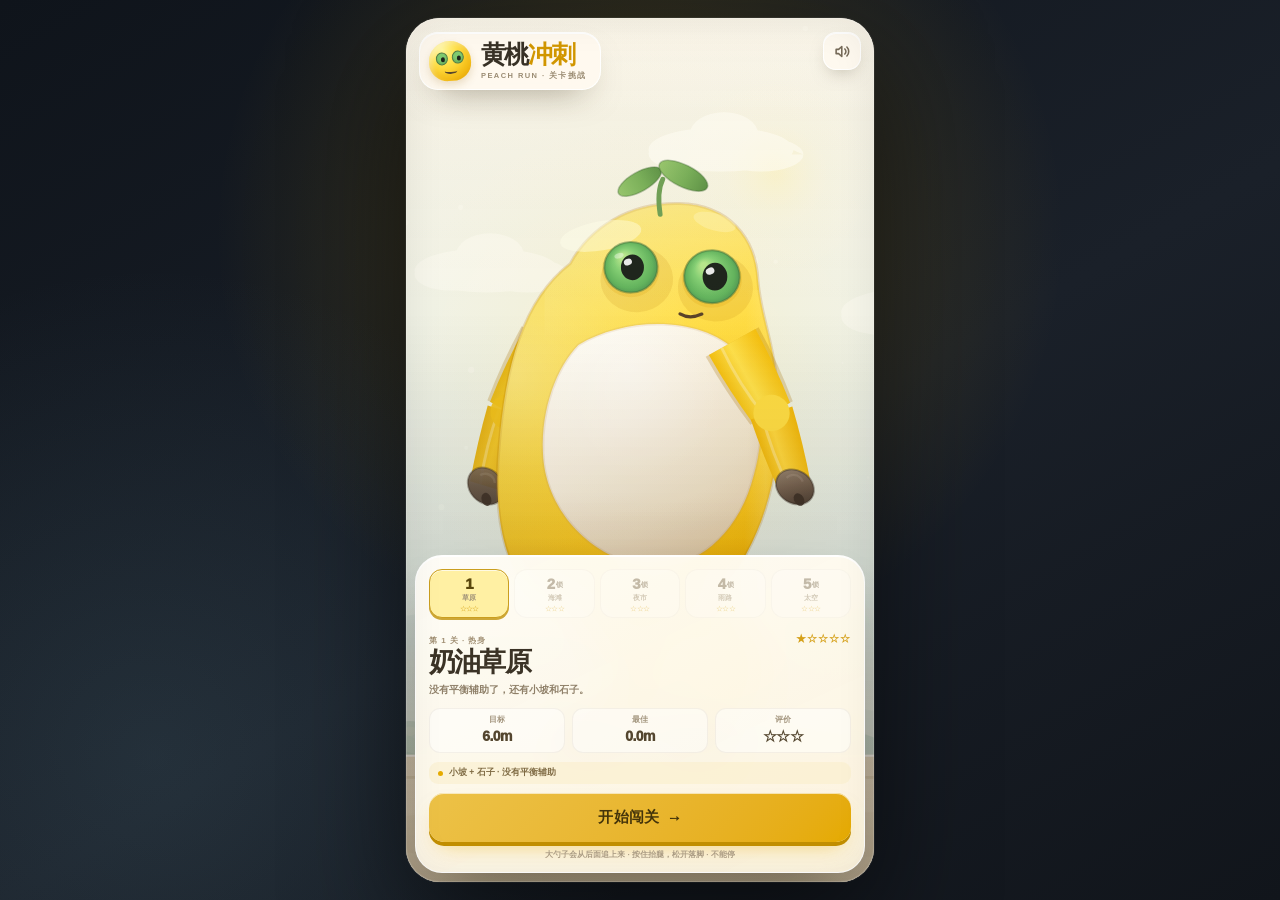
<file: games/peach/index.html>
<!DOCTYPE html>
<html lang="zh-CN">
<head>
<meta charset="utf-8">
<meta name="viewport" content="width=device-width, initial-scale=1, maximum-scale=1, user-scalable=no, viewport-fit=cover">
<meta name="theme-color" content="#f4eee2">
<title>黄桃快跑 · Peach Run</title>
<link rel="icon" href="data:image/svg+xml,%3Csvg xmlns='http://www.w3.org/2000/svg' viewBox='0 0 64 64'%3E%3Crect width='64' height='64' rx='16' fill='%23fff8e8'/%3E%3Cellipse cx='32' cy='35' rx='22' ry='24' fill='%23ffd42a'/%3E%3Ccircle cx='23' cy='27' r='7' fill='%2379c96e' stroke='%234d7b46' stroke-width='2'/%3E%3Ccircle cx='42' cy='25' r='7.5' fill='%2379c96e' stroke='%234d7b46' stroke-width='2'/%3E%3Ccircle cx='24' cy='28' r='3.4' fill='%23252b21'/%3E%3Ccircle cx='43' cy='26' r='3.6' fill='%23252b21'/%3E%3Cellipse cx='36' cy='46' rx='13' ry='12' fill='%23fbf1dc'/%3E%3Cpath d='M30 38q5 4 10 0' fill='none' stroke='%2358482f' stroke-width='2' stroke-linecap='round'/%3E%3C/svg%3E">
<style>
  :root{
    --ink:#383228;
    --ink-soft:#766b58;
    --ink-faint:#a3967e;
    --cream:#fff9ec;
    --card:rgba(255,250,240,.9);
    --card-solid:#fffaf0;
    --line:rgba(100,82,49,.13);
    --accent:#f4b900;
    --accent-soft:#ffe89b;
    --accent-ink:#5b4300;
    --danger:#e75c31;
    --safe-bottom:env(safe-area-inset-bottom,0px);
    --font:"Segoe UI","PingFang SC","Microsoft YaHei","Hiragino Sans GB","Noto Sans SC",sans-serif;
  }
  *,*::before,*::after{box-sizing:border-box;-webkit-tap-highlight-color:transparent}
  html,body{width:100%;height:100%;margin:0;overflow:hidden;background:#14181f}
  body{
    font-family:var(--font);color:var(--ink);user-select:none;-webkit-user-select:none;
    overscroll-behavior:none;touch-action:manipulation;
    display:grid;place-items:center;
    background:
      radial-gradient(circle at 50% 26%,color-mix(in srgb,var(--accent) 24%,transparent),transparent 46%),
      radial-gradient(circle at 12% 84%,rgba(85,125,140,.18),transparent 36%),
      linear-gradient(150deg,#0f141b,#1a2029 55%,#11151b);
  }
  button{font:inherit;color:inherit;border:0;background:none;cursor:pointer}
  kbd{font:inherit}
  #app{
    position:relative;width:min(100vw,468px);height:min(100dvh,940px);
    overflow:hidden;isolation:isolate;background:#e9e4d6;
    box-shadow:0 42px 110px rgba(0,0,0,.55),0 0 0 1px rgba(255,255,255,.08);
    border-radius:34px;
  }
  #app::after{
    content:"";position:absolute;inset:0;z-index:40;pointer-events:none;border-radius:inherit;
    box-shadow:inset 0 0 0 1px rgba(255,255,255,.14),inset 0 0 40px rgba(20,15,5,.08);
  }
  #game{position:absolute;inset:0;width:100%;height:100%;display:block}
  #vignette{
    position:absolute;inset:0;z-index:3;pointer-events:none;opacity:0;
    background:radial-gradient(ellipse at 50% 56%,transparent 38%,rgba(213,61,33,.18) 70%,rgba(206,55,25,.5) 100%);
    transition:opacity .14s linear;
  }
  #flash{position:absolute;inset:0;z-index:29;pointer-events:none;background:#fff;opacity:0;transition:opacity .12s linear}

  /* ================= HUD ================= */
  #hud{
    position:absolute;z-index:8;left:10px;right:10px;
    top:calc(10px + env(safe-area-inset-top,0px));
    display:flex;flex-direction:column;gap:7px;pointer-events:none;
    transition:opacity .22s ease,transform .22s ease;
  }
  #app[data-mode="home"] #hud,
  #app[data-mode="celebrate"] #hud,
  #app[data-mode="lose"] #hud,
  #app[data-mode="paused"] #hud{opacity:0;transform:translateY(-8px);visibility:hidden}
  .hud-row{display:flex;align-items:center;gap:7px}
  .level-pill{
    flex:1;min-width:0;display:flex;align-items:center;gap:8px;
    padding:7px 11px;border-radius:15px;border:1px solid rgba(255,255,255,.85);
    background:rgba(255,250,240,.8);
    box-shadow:0 9px 24px -12px rgba(70,54,22,.4),inset 0 1px 0 #fff;
    backdrop-filter:blur(16px);-webkit-backdrop-filter:blur(16px);
  }
  .level-num{
    flex:0 0 auto;min-width:34px;height:24px;padding:0 6px;border-radius:8px;
    display:grid;place-items:center;background:var(--accent);color:var(--accent-ink);
    font-size:10px;font-weight:950;box-shadow:inset 0 1px 0 rgba(255,255,255,.55);
  }
  .level-copy{min-width:0;display:flex;flex-direction:column;line-height:1}
  .level-copy strong{font-size:13px;font-weight:950;letter-spacing:-.02em;white-space:nowrap;overflow:hidden;text-overflow:ellipsis}
  .level-copy span{font-size:8px;font-weight:800;letter-spacing:.12em;color:#a08f73;margin-top:3px;white-space:nowrap;overflow:hidden;text-overflow:ellipsis}
  .hud-icon{
    pointer-events:auto;flex:0 0 auto;width:37px;height:37px;border-radius:13px;
    display:grid;place-items:center;background:rgba(255,250,240,.82);border:1px solid rgba(255,255,255,.85);
    box-shadow:0 8px 20px -10px rgba(73,56,22,.42),inset 0 1px 0 #fff;
    color:#766b58;backdrop-filter:blur(14px);-webkit-backdrop-filter:blur(14px);
    transition:transform .12s ease,opacity .12s ease;
  }
  .hud-icon:active{transform:scale(.93)}
  .hud-icon svg{width:17px;height:17px;display:block}
  .hud-icon.is-muted{opacity:.55}
  .hud-card{
    padding:9px 11px 8px;border-radius:16px;border:1px solid rgba(255,255,255,.85);
    background:rgba(255,250,240,.82);
    box-shadow:0 12px 28px -16px rgba(70,54,22,.45),inset 0 1px 0 #fff;
    backdrop-filter:blur(16px);-webkit-backdrop-filter:blur(16px);
    display:flex;flex-direction:column;gap:6px;
  }
  .goal-line{display:flex;align-items:center;gap:8px}
  .goal-flag{width:17px;height:17px;flex:0 0 auto;color:#b48b29;display:grid;place-items:center}
  .goal-flag svg{width:15px;height:15px;display:block}
  .goal-track{
    position:relative;flex:1;height:9px;border-radius:99px;overflow:hidden;
    background:rgba(105,87,53,.11);box-shadow:inset 0 1px 2px rgba(74,56,24,.1);
  }
  .goal-fill{
    position:absolute;left:0;top:0;bottom:0;width:0%;border-radius:99px;
    background:linear-gradient(90deg,var(--accent-soft),var(--accent));
    box-shadow:0 0 8px color-mix(in srgb,var(--accent) 40%,transparent);
    transition:width .18s ease;
  }
  .goal-finish{
    position:absolute;right:3px;top:50%;width:5px;height:13px;border-radius:2px;
    transform:translateY(-50%);background:rgba(100,82,49,.28);
  }
  .goal-text{
    flex:0 0 auto;font-size:11px;font-weight:950;letter-spacing:-.02em;font-variant-numeric:tabular-nums;
    color:#5e513d;text-align:right;min-width:86px;
  }
  .goal-text b{color:var(--accent-ink);font-weight:950}
  .balance-line{display:flex;align-items:center;gap:8px}
  .hud-label{flex:0 0 27px;font-size:8px;font-weight:900;letter-spacing:.12em;color:#a19175}
  .balance-track{
    position:relative;flex:1;height:8px;border-radius:99px;
    background:linear-gradient(90deg,#ff9b7a 0%,#ffcf7d 25%,#a5d78c 46%,#7bc276 50%,#a5d78c 54%,#ffcf7d 75%,#ff9b7a 100%);
    box-shadow:inset 0 2px 2px rgba(74,56,24,.12),0 1px 0 rgba(255,255,255,.6);
  }
  .balance-track::after{content:"";position:absolute;left:50%;top:50%;width:1px;height:13px;transform:translate(-50%,-50%);background:rgba(255,255,255,.7)}
  #balanceNeedle{
    position:absolute;left:50%;top:50%;width:4px;height:16px;border-radius:4px;background:#413721;
    transform:translate(-50%,-50%);box-shadow:0 0 0 2px rgba(255,255,255,.92);
    transition:left .06s linear;
  }
  .hud-meta{display:flex;align-items:center;justify-content:space-between;gap:6px;font-size:8.5px;font-weight:800;color:#9b8d74;font-variant-numeric:tabular-nums}
  .meta-left{display:flex;gap:10px;align-items:center}
  .meta-right{display:flex;align-items:center;gap:5px}
  .status-pill{
    display:inline-flex;align-items:center;justify-content:center;min-width:29px;height:18px;padding:0 6px;border-radius:99px;
    background:rgba(102,151,87,.12);color:#5c8950;font-size:8px;font-weight:900;letter-spacing:.02em;white-space:nowrap;
    transition:background .15s ease,color .15s ease;
  }
  .status-pill.warn{background:rgba(219,162,49,.15);color:#b47b1a}
  .status-pill.danger{background:rgba(219,77,41,.15);color:#d84e2b;animation:blink .7s ease-in-out infinite}
  @keyframes blink{0%,100%{opacity:1}50%{opacity:.5}}
  .hazard-badge{
    display:inline-flex;align-items:center;gap:4px;padding:2px 7px;border-radius:99px;
    background:rgba(110,89,52,.08);color:#8b7b61;font-size:8px;font-weight:900;white-space:nowrap;
  }
  .hazard-badge::before{content:"";width:4px;height:4px;border-radius:50%;background:var(--accent)}

  /* ================= Controls ================= */
  #controls{
    position:absolute;z-index:9;left:10px;right:10px;bottom:calc(10px + var(--safe-bottom));
    display:flex;flex-direction:column;gap:8px;pointer-events:none;
    transition:opacity .2s ease,transform .2s ease;
  }
  #app[data-mode="home"] #controls,
  #app[data-mode="falling"] #controls,
  #app[data-mode="celebrate"] #controls,
  #app[data-mode="lose"] #controls,
  #app[data-mode="paused"] #controls{opacity:0;transform:translateY(10px);visibility:hidden}
  .hint-bar{
    align-self:center;max-width:100%;min-height:30px;padding:6px 13px;border-radius:99px;
    display:flex;align-items:center;justify-content:center;gap:7px;
    background:rgba(255,250,240,.8);border:1px solid rgba(255,255,255,.82);
    box-shadow:0 8px 22px -12px rgba(70,54,22,.45),inset 0 1px 0 #fff;
    backdrop-filter:blur(14px);-webkit-backdrop-filter:blur(14px);
    color:#5f533f;font-size:11.5px;font-weight:850;line-height:1.3;text-align:center;
  }
  .hint-dot{width:6px;height:6px;border-radius:50%;background:var(--accent);box-shadow:0 0 0 4px color-mix(in srgb,var(--accent) 24%,transparent);flex:0 0 auto;animation:dotPulse 1.5s ease-in-out infinite}
  #hintText{white-space:nowrap}
  #hintSub{font-size:9px;color:#9a8b71;font-weight:750;white-space:nowrap}
  #hintSub:not(:empty)::before{content:"·";margin-right:5px;color:#c1b199}
  .leg-row{display:grid;grid-template-columns:minmax(0,1fr) 27px minmax(0,1fr);gap:7px;align-items:stretch}
  .leg-btn{
    position:relative;pointer-events:auto;height:82px;padding:10px 12px 18px;border-radius:22px;
    display:flex;align-items:center;gap:9px;text-align:left;overflow:hidden;touch-action:none;
    border:2px solid rgba(104,86,51,.13);
    background:linear-gradient(180deg,rgba(255,255,255,.93),rgba(255,249,235,.82));
    box-shadow:0 6px 0 rgba(113,91,47,.12),0 15px 30px -15px rgba(84,66,30,.38),inset 0 1px 0 #fff;
    transition:transform .1s ease,box-shadow .14s ease,background .16s ease,border-color .16s ease,opacity .15s ease;
  }
  .leg-btn::after{
    content:"";position:absolute;inset:0;border-radius:20px;pointer-events:none;
    background:linear-gradient(120deg,rgba(255,255,255,.38),transparent 38%);opacity:.5;
  }
  .leg-btn:active,.leg-btn.is-holding{transform:translateY(3px);box-shadow:0 2px 0 rgba(113,91,47,.12),0 6px 14px -8px rgba(84,66,30,.32),inset 0 1px 0 #fff}
  .leg-btn.is-active{
    border-color:color-mix(in srgb,var(--accent) 55%,#a98513);
    background:linear-gradient(180deg,#fffbe0,var(--accent-soft));
    box-shadow:0 6px 0 color-mix(in srgb,var(--accent) 30%,#b99600),0 16px 34px -12px color-mix(in srgb,var(--accent) 50%,transparent),inset 0 1px 0 #fff;
    animation:activeBreath 1.8s ease-in-out infinite;
  }
  .leg-btn.is-support{opacity:.7;background:linear-gradient(180deg,rgba(255,255,255,.76),rgba(247,241,227,.68));box-shadow:0 4px 0 rgba(113,91,47,.07),0 8px 18px -12px rgba(84,66,30,.22)}
  .keycap{
    flex:0 0 auto;width:36px;height:36px;border-radius:11px;display:grid;place-items:center;
    background:#fffdf7;border:1px solid rgba(94,76,43,.14);box-shadow:0 3px 0 rgba(98,78,39,.13),inset 0 1px 0 #fff;
    font-size:18px;font-weight:950;color:#5a4c36;line-height:1;
  }
  .leg-btn.is-active .keycap{color:var(--accent-ink);border-color:rgba(177,133,0,.3);background:#fffef8}
  .leg-copy{min-width:0;display:flex;flex-direction:column;gap:3px}
  .leg-name{font-size:14.5px;font-weight:950;letter-spacing:-.03em;line-height:1.1;white-space:nowrap}
  .leg-name i{font-style:normal;display:inline-grid;place-items:center;min-width:14px;height:14px;margin-left:3px;padding:0 3px;border-radius:4px;background:rgba(91,72,38,.08);font-size:8px;color:#948469;vertical-align:1px}
  .leg-state{font-size:9px;font-weight:850;color:#9a8a70;white-space:nowrap;overflow:hidden;text-overflow:ellipsis}
  .leg-btn.is-active .leg-state{color:var(--accent-ink)}
  .charge-track{position:absolute;left:11px;right:11px;bottom:7px;height:5px;border-radius:99px;background:rgba(95,77,44,.1);overflow:hidden}
  .charge-sweet{position:absolute;left:34%;width:36%;top:0;bottom:0;background:rgba(103,180,91,.26);border-left:1px solid rgba(89,154,77,.2);border-right:1px solid rgba(89,154,77,.2)}
  .charge-fill{position:absolute;left:0;top:0;bottom:0;width:0%;border-radius:99px;background:linear-gradient(90deg,var(--accent-soft),var(--accent));transition:width .05s linear}
  .charge-fill.is-over{background:linear-gradient(90deg,#ffb53c,#ff6833)!important}
  .between-badge{align-self:center;display:flex;flex-direction:column;align-items:center;gap:2px;font-size:7px;font-weight:900;letter-spacing:.06em;color:#9e9078;padding-bottom:2px}
  .between-arrows{width:25px;height:25px;border-radius:50%;display:grid;place-items:center;background:rgba(255,250,240,.7);border:1px solid rgba(255,255,255,.75);font-size:12px;color:#89795e;box-shadow:0 4px 10px -6px rgba(80,62,28,.35)}

  /* ================= shared text / buttons ================= */
  .primary-btn,.secondary-btn{
    width:100%;height:49px;border-radius:15px;display:flex;align-items:center;justify-content:center;gap:8px;
    font-size:14.5px;font-weight:950;letter-spacing:.01em;
  }
  .primary-btn{
    color:var(--accent-ink);
    background:linear-gradient(135deg,color-mix(in srgb,var(--accent) 72%,#fff),var(--accent));
    box-shadow:0 4px 0 color-mix(in srgb,var(--accent) 60%,#8a6300),0 12px 22px -10px color-mix(in srgb,var(--accent) 55%,transparent),inset 0 1px 0 rgba(255,255,255,.65);
    transition:transform .1s ease,box-shadow .1s ease,filter .15s ease;
  }
  .primary-btn:active{transform:translateY(3px);box-shadow:0 1px 0 color-mix(in srgb,var(--accent) 60%,#8a6300),inset 0 1px 0 rgba(255,255,255,.65)}
  .secondary-btn{
    color:#675a45;background:rgba(255,255,255,.58);border:1px solid rgba(110,89,53,.12);
    box-shadow:0 2px 0 rgba(110,89,53,.06),inset 0 1px 0 rgba(255,255,255,.8);
  }
  .text-btn{background:none;color:#9b8c73;font-size:10px;font-weight:800;padding:4px;border-radius:8px}
  .text-btn:active{opacity:.6}
  .mini-label{display:inline-block;font-size:8px;font-weight:900;letter-spacing:.12em;color:#a08f73;margin-bottom:3px}

  /* ================= Home ================= */
  .screen{position:absolute;inset:0;z-index:30;display:flex;flex-direction:column;opacity:1;visibility:visible;transition:opacity .25s ease,visibility .25s ease}
  .screen.is-hidden{opacity:0;visibility:hidden;pointer-events:none}
  .home-screen{justify-content:flex-end;pointer-events:none;background:linear-gradient(180deg,rgba(246,238,222,.04) 0%,transparent 34%,rgba(38,31,20,.10) 62%,rgba(38,31,20,.28) 100%)}
  .home-top{
    position:absolute;top:calc(14px + env(safe-area-inset-top,0px));left:13px;right:13px;
    display:flex;align-items:flex-start;justify-content:space-between;gap:10px;pointer-events:none;
  }
  .logo-lockup{
    display:flex;align-items:center;gap:10px;padding:8px 13px 8px 9px;border-radius:19px;
    background:rgba(255,250,240,.9);border:1px solid rgba(255,255,255,.92);
    box-shadow:0 15px 35px -18px rgba(49,36,13,.55),inset 0 1px 0 #fff;
    backdrop-filter:blur(16px);-webkit-backdrop-filter:blur(16px);
  }
  .logo-face{position:relative;width:42px;height:40px;border-radius:52% 52% 46% 46%;background:radial-gradient(circle at 32% 22%,#fff69a,#ffe14b 34%,#ffca18 72%,#e7a300);box-shadow:inset -5px -7px 10px rgba(169,99,0,.16),inset 3px 3px 5px rgba(255,255,255,.4),0 4px 9px rgba(143,100,16,.2);transform:rotate(-3deg);flex:0 0 auto}
  .logo-face::after{content:"";position:absolute;left:15px;top:27px;width:13px;height:6px;border-bottom:2px solid #55452d;border-radius:50%}
  .logo-eye{position:absolute;top:11px;width:12px;height:13px;border-radius:50%;background:#7fca70;border:1.5px solid #527d47;box-shadow:inset 0 -2px 2px rgba(45,105,42,.22)}
  .logo-eye::after{content:"";position:absolute;left:4px;top:4px;width:4px;height:5px;border-radius:50%;background:#20251c}
  .logo-eye.l{left:7px}.logo-eye.r{right:7px;top:10px}
  .logo-copy{line-height:1;min-width:0}
  .logo-copy h1{margin:0;font-size:25px;font-weight:950;letter-spacing:-.07em;color:#383126;white-space:nowrap}
  .logo-copy h1 em{font-style:normal;color:#d19600}
  .logo-copy p{margin:5px 0 0;font-size:7.5px;font-weight:900;letter-spacing:.19em;color:#9b8c73;white-space:nowrap}
  .home-sound{pointer-events:auto;flex:0 0 auto;width:38px;height:38px;border-radius:13px;background:rgba(255,250,240,.86);border:1px solid rgba(255,255,255,.9);box-shadow:0 8px 20px -10px rgba(50,38,15,.5),inset 0 1px 0 #fff;display:grid;place-items:center;color:#756a58;backdrop-filter:blur(14px);-webkit-backdrop-filter:blur(14px)}
  .home-sound svg{width:17px;height:17px}
  .home-sound.is-muted{opacity:.55}
  .home-sheet{
    pointer-events:auto;position:relative;margin:0 9px calc(9px + var(--safe-bottom));
    padding:13px 13px 12px;border-radius:27px;
    background:linear-gradient(155deg,rgba(255,253,247,.975),rgba(255,246,224,.96));
    border:1px solid rgba(255,255,255,.95);
    box-shadow:0 30px 65px -28px rgba(41,31,12,.6),inset 0 1px 0 #fff;
    backdrop-filter:blur(20px);-webkit-backdrop-filter:blur(20px);
    animation:sheetIn .5s cubic-bezier(.2,.9,.25,1) both;
  }
  .level-chips{display:flex;gap:5px;margin-bottom:11px}
  .level-chip{
    flex:1;min-width:0;height:49px;border-radius:13px;padding:5px 2px 4px;
    display:flex;flex-direction:column;align-items:center;justify-content:center;gap:2px;
    background:rgba(255,255,255,.5);border:1px solid rgba(110,90,53,.08);
    color:#7d6e56;transition:transform .12s ease,background .15s ease,border-color .15s ease,box-shadow .15s ease;
  }
  .level-chip .num{font-size:15px;font-weight:950;line-height:1;letter-spacing:-.04em}
  .level-chip .tag{font-size:7px;font-weight:800;color:#a09279;white-space:nowrap;max-width:100%;overflow:hidden;text-overflow:ellipsis;padding:0 2px}
  .level-chip .stars{font-size:7px;line-height:1;color:#d8a51a;height:8px;letter-spacing:-.08em}
  .level-chip.is-selected{background:var(--accent-soft);border-color:color-mix(in srgb,var(--accent) 48%,#b2923c);box-shadow:0 2px 0 color-mix(in srgb,var(--accent) 28%,#c3a64d),inset 0 1px 0 rgba(255,255,255,.7);color:#5a470c}
  .level-chip.is-locked{opacity:.45}
  .level-chip.is-locked .num::after{content:" 锁";font-size:7px;vertical-align:2px}
  .home-head{display:flex;align-items:flex-start;justify-content:space-between;gap:10px}
  .home-title-wrap{min-width:0}
  .home-head h2{margin:0;font-size:27px;line-height:1;font-weight:950;letter-spacing:-.065em;color:#3b3326;white-space:nowrap}
  .home-head p{margin:6px 0 0;font-size:10px;line-height:1.5;font-weight:650;color:#8f8069}
  .difficulty{flex:0 0 auto;margin-top:3px;font-size:10px;letter-spacing:1px;color:#d5a018;font-weight:950;white-space:nowrap}
  .home-info{display:grid;grid-template-columns:repeat(3,1fr);gap:7px;margin:11px 0 9px;text-align:center}
  .home-info>div{padding:6px 4px;border-radius:11px;background:rgba(255,255,255,.48);border:1px solid rgba(111,91,55,.07)}
  .home-info span{display:block;font-size:7.5px;font-weight:800;letter-spacing:.06em;color:#a2947d;margin-bottom:3px}
  .home-info b{display:block;font-size:14px;font-weight:950;letter-spacing:-.04em;font-variant-numeric:tabular-nums;color:#54462f}
  .home-hazard{
    display:flex;align-items:center;gap:6px;margin:0 0 9px;padding:5px 9px;border-radius:9px;
    background:color-mix(in srgb,var(--accent) 12%,rgba(255,255,255,.55));
    font-size:8.5px;font-weight:800;color:#7e6a43;
  }
  .home-hazard::before{content:"";width:5px;height:5px;border-radius:50%;background:var(--accent);flex:0 0 auto}
  .home-tip{margin:7px 0 0;text-align:center;font-size:8px;font-weight:700;color:#ab9c84}
  .home-screen.is-hidden~#hud{opacity:0}

  /* ================= Result / pause ================= */
  .result-screen{z-index:31;justify-content:flex-end;background:transparent;pointer-events:none}
  .result-screen::before{content:"";position:absolute;inset:0;background:linear-gradient(180deg,rgba(16,19,24,.02) 0%,rgba(16,19,24,.26) 53%,rgba(16,19,24,.62) 100%);opacity:0;transition:opacity .5s ease}
  .result-screen.sheet-open::before{opacity:1}
  .result-screen.sheet-open{pointer-events:auto}
  .reaction-bubble{
    position:absolute;z-index:2;left:50%;top:19%;transform:translate(-50%,-50%) rotate(-4deg) scale(.7);
    padding:10px 20px;border-radius:22px;background:var(--accent);color:var(--accent-ink);
    border:3px solid rgba(255,255,255,.7);box-shadow:0 18px 38px -16px rgba(35,27,10,.5),inset 0 2px 0 rgba(255,255,255,.45);
    font-size:35px;font-weight:950;line-height:1;letter-spacing:-.04em;white-space:nowrap;
    opacity:0;transition:transform .35s cubic-bezier(.2,1.5,.4,1),opacity .2s ease;pointer-events:none;
  }
  .result-screen.kind-win .reaction-bubble{opacity:1;transform:translate(-50%,-50%) rotate(-4deg) scale(1)}
  .result-screen.kind-lose{background:rgba(13,18,26,.08)}
  .result-screen.kind-lose .reaction-bubble{opacity:1;transform:translate(-50%,-50%) rotate(3deg) scale(1);background:#b9c2c7;color:#3e4a51;font-size:28px}
  .result-sheet{
    position:relative;z-index:3;margin:0 9px calc(9px + var(--safe-bottom));padding:19px 16px 13px;border-radius:28px;
    background:linear-gradient(160deg,rgba(255,253,247,.985),rgba(255,245,222,.97));
    border:1px solid rgba(255,255,255,.96);
    box-shadow:0 30px 70px -30px rgba(28,20,8,.65),inset 0 1px 0 #fff;
    text-align:center;transform:translateY(115%);opacity:0;transition:transform .46s cubic-bezier(.2,.85,.3,1),opacity .25s ease;
    pointer-events:none;
  }
  .result-screen.sheet-open .result-sheet{transform:none;opacity:1;pointer-events:auto}
  .result-kicker{display:inline-flex;padding:4px 11px;border-radius:99px;background:var(--accent-soft);color:var(--accent-ink);font-size:9px;font-weight:950;letter-spacing:.12em}
  .result-sheet h2{margin:9px 0 0;font-size:33px;line-height:1.03;font-weight:950;letter-spacing:-.07em;color:#3d3426}
  .result-sheet .reason{margin:7px auto 0;max-width:28em;font-size:10.5px;line-height:1.55;color:#8a7b64;font-weight:600}
  .result-stars{min-height:24px;margin:8px 0 6px;font-size:21px;letter-spacing:3px;color:#d9a400;text-shadow:0 1px 0 #fff}
  .result-stars .off{color:#ded2be;text-shadow:none}
  .result-stats{display:grid;grid-template-columns:repeat(3,1fr);gap:1px;border-radius:13px;overflow:hidden;background:rgba(110,90,54,.08);border:1px solid rgba(110,90,54,.08);margin-bottom:13px}
  .result-stats>div{padding:9px 4px 8px;background:rgba(255,255,255,.55)}
  .result-stats span{display:block;font-size:7.5px;font-weight:800;letter-spacing:.06em;color:#a3957e;margin-bottom:3px}
  .result-stats b{display:block;font-size:16px;font-weight:950;letter-spacing:-.04em;font-variant-numeric:tabular-nums;color:#4d402c}
  .result-actions{display:flex;flex-direction:column;gap:7px}
  .result-actions .secondary-btn{height:39px;font-size:11px}
  .pause-screen{z-index:32;align-items:center;justify-content:center;background:rgba(18,21,27,.5);backdrop-filter:blur(8px);-webkit-backdrop-filter:blur(8px)}
  .pause-card{width:min(330px,calc(100% - 34px));padding:22px 20px 17px;border-radius:25px;background:linear-gradient(160deg,#fffdf8,#fff3d9);box-shadow:0 30px 70px -28px rgba(0,0,0,.6);border:1px solid rgba(255,255,255,.9);text-align:center;animation:cardPop .35s cubic-bezier(.2,1.2,.3,1) both}
  .pause-card h2{margin:10px 0 0;font-size:30px;font-weight:950;letter-spacing:-.06em;color:#3b3326}
  .pause-card p{margin:7px 0 17px;font-size:11px;color:#8b7d66}
  .pause-card .primary-btn{margin-bottom:8px}
  .pause-card .secondary-btn{margin-bottom:5px;height:42px;font-size:12px}

  .toast{
    position:absolute;z-index:25;top:calc(154px + env(safe-area-inset-top,0px));left:50%;transform:translate(-50%,-8px) scale(.94);
    padding:9px 16px;border-radius:99px;background:rgba(38,31,20,.75);color:#fff8e7;
    font-size:11px;font-weight:900;letter-spacing:.03em;white-space:nowrap;
    border:1px solid rgba(255,255,255,.16);box-shadow:0 12px 28px rgba(0,0,0,.24);
    opacity:0;pointer-events:none;transition:opacity .2s ease,transform .25s ease;
    backdrop-filter:blur(10px);-webkit-backdrop-filter:blur(10px);
  }
  .toast.is-visible{opacity:1;transform:translate(-50%,0) scale(1)}

  @keyframes activeBreath{0%,100%{filter:brightness(1)}50%{filter:brightness(1.045)}}
  @keyframes dotPulse{0%,100%{transform:scale(.82);opacity:.9}50%{transform:scale(1.18);opacity:1}}
  @keyframes sheetIn{from{opacity:0;transform:translateY(18px)}to{opacity:1;transform:none}}
  @keyframes cardPop{from{opacity:0;transform:scale(.9) translateY(10px)}to{opacity:1;transform:none}}
  @media (min-width:601px) and (min-height:620px){
    body{padding:18px}
    #app{height:min(calc(100dvh - 36px),920px);border-radius:34px}
  }
  @media (max-width:600px){
    body{display:block;background:#10141a}
    #app{width:100vw;height:100dvh;border-radius:0;box-shadow:none}
    #app::after{display:none}
  }
  @media (max-width:380px){
    .logo-copy h1{font-size:22px}
    .logo-face{width:38px;height:36px}.logo-eye{top:9px;width:11px;height:12px}.logo-eye.l{left:6px}.logo-eye.r{right:6px;top:8px}.logo-face::after{left:13px;top:24px;width:12px}
    .home-sheet{padding:11px;border-radius:23px}
    .level-chip{height:45px}.level-chip .num{font-size:13px}
    .home-head h2{font-size:23px}
    .home-head p{font-size:9px}
    .home-info b{font-size:12.5px}
    .primary-btn,.secondary-btn{height:45px;font-size:13px}
    .leg-btn{height:76px;padding:8px 9px 17px;gap:7px;border-radius:19px}
    .keycap{width:32px;height:32px;font-size:16px}.leg-name{font-size:13px}.leg-state{font-size:8.5px}
    .hint-bar{font-size:10.5px;padding:5px 10px}.hint-dot{width:5px;height:5px}#hintSub{font-size:8px}
    .hud-icon{width:33px;height:33px}.level-pill{padding:6px 9px}.level-copy strong{font-size:12px}
    .goal-text{font-size:10px;min-width:76px}
    .result-sheet h2{font-size:29px}.reaction-bubble{font-size:29px}
  }
  @media (max-height:700px){
    .logo-lockup{padding:6px 10px 6px 7px}.logo-face{width:34px;height:32px}.logo-eye{top:8px;width:10px;height:11px}.logo-eye.l{left:5px}.logo-eye.r{right:5px;top:7px}.logo-face::after{left:11px;top:21px;width:11px}
    .logo-copy h1{font-size:21px}.logo-copy p{display:none}
    .home-sheet{padding:10px 11px 9px}
    .level-chips{margin-bottom:8px}.level-chip{height:42px}
    .home-info{margin:8px 0 7px}.home-info>div{padding:4px}.home-head h2{font-size:23px}
    .home-head p{font-size:9px;margin-top:4px}.home-hazard{margin-bottom:7px;padding:4px 8px}
    .home-tip{display:none}.primary-btn,.secondary-btn{height:43px}
    .hint-bar{min-height:26px;padding:4px 10px;font-size:10.5px}#hintSub{display:none}
    .leg-btn{height:70px}
    .result-sheet{padding:14px 14px 10px}.result-sheet h2{font-size:28px;margin-top:6px}.result-sheet .reason{font-size:9.5px;margin-top:5px}.result-stars{font-size:17px;margin:5px 0 4px}.result-stats>div{padding:7px 4px}.pause-card h2{font-size:26px}
  }
  @media (orientation:landscape) and (max-height:560px){
    #rotateHint{display:flex!important}
  }
  #rotateHint{
    display:none;position:fixed;inset:0;z-index:100;align-items:center;justify-content:center;flex-direction:column;gap:10px;
    background:radial-gradient(circle at 50% 40%,#222a33,#11151b);color:#fff7e5;font-size:14px;font-weight:800;text-align:center;padding:24px;
  }
  #rotateHint .rotate-phone{width:56px;height:88px;border:3px solid #ffd52d;border-radius:12px;transform:rotate(-90deg);margin-bottom:8px;position:relative;box-shadow:0 0 30px rgba(255,213,45,.25)}
  #rotateHint .rotate-phone::after{content:"";position:absolute;left:50%;bottom:5px;width:16px;height:3px;border-radius:99px;background:#ffd52d;transform:translateX(-50%)}
  @media (prefers-reduced-motion:reduce){
    *,*::before,*::after{animation-duration:.01ms!important;animation-iteration-count:1!important;transition-duration:.01ms!important}
  }

</style>
</head>
<body>
<div id="app" data-mode="home" data-theme="meadow">
  <canvas id="game" aria-label="黄桃快跑游戏画面"></canvas>
  <div id="vignette" aria-hidden="true"></div>
  <div id="flash" aria-hidden="true"></div>

  <header id="hud">
    <div class="hud-row">
      <div class="level-pill">
        <span id="hudLevelNum" class="level-num">第1关</span>
        <span class="level-copy">
          <strong id="hudLevelName">奶油草原</strong>
          <span id="hudLevelTag">先学会走路</span>
        </span>
      </div>
      <button id="pauseBtn" class="hud-icon" type="button" aria-label="暂停">
        <svg viewBox="0 0 24 24" fill="currentColor" aria-hidden="true"><rect x="6" y="4" width="4.5" height="16" rx="1.5"></rect><rect x="13.5" y="4" width="4.5" height="16" rx="1.5"></rect></svg>
      </button>
      <button id="soundBtn" class="hud-icon" type="button" aria-label="关闭音效">
        <svg class="sound-on" viewBox="0 0 24 24" fill="none" stroke="currentColor" stroke-width="2.2" stroke-linecap="round" stroke-linejoin="round" aria-hidden="true"><path d="M11 5 6.5 9H3v6h3.5L11 19V5Z"></path><path d="M15.3 8.4a5 5 0 0 1 0 7.2"></path><path d="M18.2 5.7a9 9 0 0 1 0 12.6"></path></svg>
        <svg class="sound-off" viewBox="0 0 24 24" fill="none" stroke="currentColor" stroke-width="2.2" stroke-linecap="round" stroke-linejoin="round" aria-hidden="true" style="display:none"><path d="M11 5 6.5 9H3v6h3.5L11 19V5Z"></path><path d="m16 9 5 5M21 9l-5 5"></path></svg>
      </button>
    </div>
    <div class="hud-card">
      <div class="goal-line">
        <span class="goal-flag" aria-hidden="true"><svg viewBox="0 0 24 24" fill="none" stroke="currentColor" stroke-width="2.2" stroke-linecap="round"><path d="M6 21V4"></path><path d="M6 4c4-2 7 2 12 0v8c-5 2-8-2-12 0"></path></svg></span>
        <div class="goal-track"><i id="goalFill" class="goal-fill"></i><i class="goal-finish"></i></div>
        <span id="goalText" class="goal-text"><b>0.0</b> / 5.0m</span>
      </div>
      <div class="hud-meta">
        <span class="meta-left"><span id="stepsText">0 步</span><span id="timeText">00:00</span></span>
        <span class="meta-right"><span id="balanceState" class="status-pill">稳</span><span id="hazardBadge" class="hazard-badge">风平浪静</span></span>
      </div>
    </div>
  </header>

  <main id="controls">
    <div class="hint-bar" role="status" aria-live="polite">
      <span class="hint-dot" aria-hidden="true"></span>
      <span id="hintText">按住 A / 左腿，迈出第一步</span>
      <span id="hintSub">左右交替，别摔</span>
    </div>
    <div class="leg-row">
      <button id="btnL" class="leg-btn" type="button" aria-label="控制左腿，A 键">
        <span class="keycap">A</span>
        <span class="leg-copy"><span class="leg-name">左腿 <i>L</i></span><span class="leg-state" id="stateL">按住抬腿</span></span>
        <span class="charge-track" aria-hidden="true"><span class="charge-fill" id="chargeL"></span></span>
      </button>
      <div class="between-badge" aria-hidden="true"><span class="between-arrows">↔</span><span>交替</span></div>
      <button id="btnR" class="leg-btn" type="button" aria-label="控制右腿，D 键">
        <span class="keycap">D</span>
        <span class="leg-copy"><span class="leg-name">右腿 <i>R</i></span><span class="leg-state" id="stateR">支撑脚</span></span>
        <span class="charge-track" aria-hidden="true"><span class="charge-fill" id="chargeR"></span></span>
      </button>
    </div>
  </main>

  <section id="startScreen" class="screen home-screen" aria-label="主菜单">
    <div class="home-top">
      <div class="logo-lockup">
        <div class="logo-face" aria-hidden="true"><i class="logo-eye l"></i><i class="logo-eye r"></i></div>
        <div class="logo-copy"><h1>黄桃<em>冲刺</em></h1><p>PEACH RUN · 关卡挑战</p></div>
      </div>
      <button id="homeSoundBtn" class="home-sound" type="button" aria-label="关闭音效">
        <svg class="sound-on" viewBox="0 0 24 24" fill="none" stroke="currentColor" stroke-width="2.2" stroke-linecap="round" stroke-linejoin="round" aria-hidden="true"><path d="M11 5 6.5 9H3v6h3.5L11 19V5Z"></path><path d="M15.3 8.4a5 5 0 0 1 0 7.2"></path><path d="M18.2 5.7a9 9 0 0 1 0 12.6"></path></svg>
        <svg class="sound-off" viewBox="0 0 24 24" fill="none" stroke="currentColor" stroke-width="2.2" stroke-linecap="round" stroke-linejoin="round" aria-hidden="true" style="display:none"><path d="M11 5 6.5 9H3v6h3.5L11 19V5Z"></path><path d="m16 9 5 5M21 9l-5 5"></path></svg>
      </button>
    </div>

    <div class="home-sheet">
      <div id="levelChips" class="level-chips" aria-label="关卡选择"></div>
      <div class="home-head">
        <div class="home-title-wrap">
          <span id="homeLevelNum" class="mini-label">第 1 关 · 热身</span>
          <h2 id="homeLevelName">奶油草原</h2>
          <p id="homeLevelDesc">先走五米，找找四条腿的感觉。</p>
        </div>
        <span id="homeDifficulty" class="difficulty">★☆☆☆☆</span>
      </div>
      <div class="home-info">
        <div><span>目标</span><b id="homeGoal">5.0m</b></div>
        <div><span>最佳</span><b id="homeBest">0.0m</b></div>
        <div><span>评价</span><b id="homeStars">☆☆☆</b></div>
      </div>
      <div id="homeHazard" class="home-hazard">风平浪静 · 先学会迈步</div>
      <button id="startBtn" class="primary-btn" type="button">开始闯关 <span>→</span></button>
      <p class="home-tip">大勺子会从后面追上来 · 按住抬腿，松开落脚 · 不能停</p>
    </div>
  </section>

  <div id="toast" class="toast" role="status" aria-live="polite"></div>

  <section id="resultScreen" class="screen result-screen is-hidden" role="dialog" aria-modal="true" aria-labelledby="resultTitle">
    <div id="reactionBubble" class="reaction-bubble">哈哈哈！</div>
    <div class="result-sheet">
      <span id="resultKicker" class="result-kicker">关卡完成</span>
      <h2 id="resultTitle">笑不活了！</h2>
      <p id="resultReason" class="reason">黄桃笑到肚子疼，顺利抵达终点。</p>
      <div id="resultStars" class="result-stars"></div>
      <div class="result-stats">
        <div><span>本关进度</span><b id="resultStat1">5.0/5.0m</b></div>
        <div><span>步数</span><b id="resultStat2">0</b></div>
        <div><span>用时</span><b id="resultStat3">00:00</b></div>
      </div>
      <div class="result-actions">
        <button id="nextBtn" class="primary-btn" type="button">下一关 <span>→</span></button>
        <button id="retryBtn" class="secondary-btn" type="button">再玩一次</button>
        <button id="homeBtn" class="text-btn" type="button">回首页</button>
      </div>
    </div>
  </section>

  <section id="pauseScreen" class="screen pause-screen is-hidden">
    <div class="pause-card">
      <span class="result-kicker">暂停一下</span>
      <h2>腿都抬酸了</h2>
      <p>喘口气，再继续。</p>
      <button id="resumeBtn" class="primary-btn" type="button">继续闯关</button>
      <button id="restartPauseBtn" class="secondary-btn" type="button">重开本关</button>
      <button id="homePauseBtn" class="text-btn" type="button">回首页</button>
    </div>
  </section>

  <div id="rotateHint">
    <div class="rotate-phone"></div>
    <strong>把手机竖过来玩</strong>
    <span>黄桃说：横着走容易摔。</span>
  </div>
</div>
<noscript><div style="padding:40px;font:16px sans-serif;color:#fff">需要启用 JavaScript 才能玩这个小游戏。</div></noscript>

<script>
(() => {
  'use strict';

  /* ============================================================
     1. 基础工具 & 参数
     ============================================================ */
  const $ = (id) => document.getElementById(id);
  const clamp = (v, a, b) => v < a ? a : v > b ? b : v;
  const lerp = (a, b, t) => a + (b - a) * t;
  const invLerp = (a, b, v) => clamp((v - a) / (b - a || 1), 0, 1);
  const smoothstep = (t) => { t = clamp(t, 0, 1); return t * t * (3 - 2 * t); };
  const easeOutCubic = (t) => 1 - Math.pow(1 - clamp(t, 0, 1), 3);
  const easeInCubic = (t) => Math.pow(clamp(t, 0, 1), 3);
  const easeInOutCubic = (t) => { t = clamp(t, 0, 1); return t < .5 ? 4 * t * t * t : 1 - Math.pow(-2 * t + 2, 3) / 2; };
  const damp = (a, b, lambda, dt) => lerp(a, b, 1 - Math.exp(-lambda * dt));
  const mod = (n, m) => ((n % m) + m) % m;
  const signOr = (v, fallback = 1) => v === 0 ? fallback : Math.sign(v);
  const rand = (a, b) => a + Math.random() * (b - a);
  const TAU = Math.PI * 2;

  // 所有影响手感的数值都集中在这里，方便后续调难度。
  const CFG = {
    unitsPerMeter: 140,          // 多少个世界单位算 1 米
    hipHeight: 135,              // 站立时髋部离地高度
    thighLength: 84,
    shinLength: 82,
    footRadius: 12,
    step: {
      chargeTime: 0.82,          // 按满蓄力所需秒数（没有绿区提示，靠手感）
      minReach: 32,              // 轻点时的落脚距离
      maxReach: 108,             // 按满时的落脚距离
      ideal: 74,                 // 最稳的落脚距离
      goodTolerance: 24,         // 进入“稳”判定的误差范围
      landingTime: 0.17,         // 松手后脚落到地面的时间
      liftHeight: 46,            // 抬腿高度
      overCharge: 0.80,          // 超过这个蓄力就算“迈太大”
      underCharge: 0.16,         // 低于这个蓄力就算“步子太小”
    },
    move: {
      drag: 2.55,                // 速度衰减
      maxSpeed: 320,
      basePush: 52,              // 每步基础推进速度
      pushPerUnit: 1.15,         // 落脚越远，额外推进越多
    },
    balance: {
      fail: 0.92,                // 失衡到该值即摔倒
      warn: 0.58,
      dangerGrace: 0.12,         // 危险区持续多久才摔
      recover: 1.15,             // 平衡回正弹簧（越慢，连续失误越容易累积）
      damping: 2.7,
      overFactor: 1 / 190,       // 步幅过大 -> 前倾
      underFactor: 1 / 175,      // 步幅过小 -> 后仰
      wrongLeg: 0.17,            // 错误抬支撑脚
      pressureStart: 40,         // 支撑脚落后多少开始产生前倾压力
      pressureFactor: 0.20,
      goodDamp: 0.35,            // 好步子只消除一部分失衡，容错更低
    },
    fallDuration: 1.35,
    milestonesEvery: 5,
  };

  const LEVELS = [
    {
      id: 1, name: '奶油草原', short: '草原', theme: 'meadow', goal: 6, difficulty: 1,
      tag: '热身', accent: '#e5aa00', accentSoft: '#fff0a3',
      desc: '没有平衡辅助了，还有小坡和石子。',
      hazard: '小坡 + 石子 · 没有平衡辅助',
      slopes: [{ at: 3.3, w: 1.7, h: 32 }],
      stones: [{ at: 1.9, size: 11 }, { at: 4.7, size: 13 }],
      tune: { goodTolerance: 26, recover: 1.00, fail: 0.88, wind: 0, windPeriod: 4.5, conveyor: 0, slip: 0, lowG: 1, chaser: 22 },
    },
    {
      id: 2, name: '落日海滩', short: '海滩', theme: 'beach', goal: 10, difficulty: 2,
      tag: '海风', accent: '#ff8752', accentSoft: '#ffd7a5',
      desc: '海风、坡道和石子，全都来添乱。',
      hazard: '侧风 + 坡道 · 没有平衡辅助',
      slopes: [{ at: 3.4, w: 1.8, h: 34 }, { at: 7.1, w: 1.6, h: 40 }],
      stones: [{ at: 2.1, size: 12 }, { at: 5.2, size: 14 }, { at: 8.7, size: 11 }],
      tune: { goodTolerance: 22, recover: 0.88, fail: 0.82, wind: 0.16, windPeriod: 3.6, conveyor: 0, slip: 0, lowG: 1, chaser: 28 },
    },
    {
      id: 3, name: '霓虹夜市', short: '夜市', theme: 'neon', goal: 13, difficulty: 3,
      tag: '逆流', accent: '#37dfc4', accentSoft: '#a8fff1',
      desc: '地板在倒着跑，坡上还有石子。',
      hazard: '逆流地板 + 坡道 · 停下就后退',
      slopes: [{ at: 4.2, w: 1.8, h: 40 }, { at: 8.4, w: 1.6, h: 45 }],
      stones: [{ at: 2.5, size: 13 }, { at: 6.4, size: 16 }, { at: 10.8, size: 12 }],
      tune: { goodTolerance: 19, recover: 0.78, fail: 0.78, wind: 0.06, windPeriod: 5.5, conveyor: 32, slip: 0, lowG: 1, chaser: 34 },
    },
    {
      id: 4, name: '雨夜公路', short: '雨路', theme: 'rain', goal: 17, difficulty: 4,
      tag: '湿滑', accent: '#7ab8ff', accentSoft: '#caebff',
      desc: '湿滑陡坡加碎石，落地全靠命硬。',
      hazard: '湿滑 + 陡坡 · 落脚会打滑',
      slopes: [{ at: 3.1, w: 1.7, h: 42 }, { at: 7.4, w: 1.6, h: 47 }, { at: 12.6, w: 1.8, h: 45 }],
      stones: [{ at: 4.9, size: 14 }, { at: 9.5, size: 16 }, { at: 14.3, size: 13 }, { at: 15.9, size: 15 }],
      tune: { goodTolerance: 16, recover: 0.68, fail: 0.72, wind: 0.07, windPeriod: 4.6, conveyor: 0, slip: 0.16, lowG: 1, chaser: 40 },
    },
    {
      id: 5, name: '太空失重', short: '太空', theme: 'space', goal: 21, difficulty: 5,
      tag: '失重', accent: '#c18bff', accentSoft: '#ead6ff',
      desc: '低重力陡坡，踩到石子直接起飞。',
      hazard: '低重力 + 陡坡 · 没有平衡辅助',
      slopes: [{ at: 4.5, w: 1.9, h: 45 }, { at: 10.3, w: 1.8, h: 50 }, { at: 16.5, w: 1.7, h: 48 }],
      stones: [{ at: 2.8, size: 14 }, { at: 7.1, size: 17 }, { at: 12.9, size: 14 }, { at: 18.7, size: 16 }],
      tune: { goodTolerance: 14, recover: 0.58, fail: 0.66, wind: 0.10, windPeriod: 5.8, conveyor: 0, slip: 0, lowG: 0.60, chaser: 47 },
    },
  ];

  const canvas = $('game');
  const ctx = canvas.getContext('2d', { alpha: false });
  const UI_FONT = getComputedStyle(document.body).fontFamily;
  if (!ctx) {
    document.body.innerHTML = '<div style="padding:40px;font:16px sans-serif;color:#333">你的浏览器不支持 Canvas，无法运行这个小游戏。</div>';
    return;
  }

  const prefersReducedMotion = window.matchMedia && window.matchMedia('(prefers-reduced-motion: reduce)').matches;
  const view = { w: 1280, h: 720, cx: 640, groundY: 560, S: 1, hudBottom: 90 };

  const els = {
    app: $('app'),
    hud: $('hud'),
    controls: $('controls'),
    levelNum: $('hudLevelNum'),
    levelName: $('hudLevelName'),
    levelTag: $('hudLevelTag'),
    goalFill: $('goalFill'),
    goalText: $('goalText'),
    steps: $('stepsText'),
    time: $('timeText'),
    hazard: $('hazardBadge'),
    balanceState: $('balanceState'),
    hintText: $('hintText'),
    hintSub: $('hintSub'),
    vignette: $('vignette'),
    flash: $('flash'),
    btnL: $('btnL'),
    btnR: $('btnR'),
    stateL: $('stateL'),
    stateR: $('stateR'),
    chargeL: $('chargeL'),
    chargeR: $('chargeR'),
    startScreen: $('startScreen'),
    startBtn: $('startBtn'),
    levelChips: $('levelChips'),
    homeLevelNum: $('homeLevelNum'),
    homeLevelName: $('homeLevelName'),
    homeLevelDesc: $('homeLevelDesc'),
    homeDifficulty: $('homeDifficulty'),
    homeGoal: $('homeGoal'),
    homeBest: $('homeBest'),
    homeStars: $('homeStars'),
    homeHazard: $('homeHazard'),
    resultScreen: $('resultScreen'),
    reactionBubble: $('reactionBubble'),
    resultKicker: $('resultKicker'),
    resultTitle: $('resultTitle'),
    resultReason: $('resultReason'),
    resultStars: $('resultStars'),
    resultStat1: $('resultStat1'),
    resultStat2: $('resultStat2'),
    resultStat3: $('resultStat3'),
    nextBtn: $('nextBtn'),
    retryBtn: $('retryBtn'),
    homeBtn: $('homeBtn'),
    pauseScreen: $('pauseScreen'),
    pauseBtn: $('pauseBtn'),
    resumeBtn: $('resumeBtn'),
    restartPauseBtn: $('restartPauseBtn'),
    homePauseBtn: $('homePauseBtn'),
    soundBtn: $('soundBtn'),
    homeSoundBtn: $('homeSoundBtn'),
    toast: $('toast'),
  };

  /* ============================================================
     2. 音效（全部用 WebAudio 合成，无外部资源）
     ============================================================ */
  const Sound = {
    ctx: null,
    master: null,
    enabled: true,
    init() {
      if (!this.enabled) return null;
      try {
        if (!this.ctx) {
          const AC = window.AudioContext || window.webkitAudioContext;
          if (!AC) return null;
          this.ctx = new AC();
          this.master = this.ctx.createGain();
          this.master.gain.value = 0.24;
          this.master.connect(this.ctx.destination);
        }
        if (this.ctx.state === 'suspended') this.ctx.resume().catch(() => {});
        return this.ctx;
      } catch (e) { return null; }
    },
    tone(freq, dur, type = 'sine', vol = .15, slide = null, delay = 0) {
      if (!this.enabled) return;
      const ac = this.init();
      if (!ac) return;
      try {
        const t0 = ac.currentTime + delay;
        const osc = ac.createOscillator();
        const gain = ac.createGain();
        osc.type = type;
        osc.frequency.setValueAtTime(Math.max(30, freq), t0);
        if (slide != null) osc.frequency.exponentialRampToValueAtTime(Math.max(25, slide), t0 + dur);
        gain.gain.setValueAtTime(0.0001, t0);
        gain.gain.exponentialRampToValueAtTime(Math.max(.0002, vol), t0 + .012);
        gain.gain.exponentialRampToValueAtTime(.0001, t0 + dur);
        osc.connect(gain);
        gain.connect(this.master);
        osc.start(t0);
        osc.stop(t0 + dur + .02);
      } catch (e) { /* 静音失败不影响游戏 */ }
    },
    lift() { this.tone(190, .10, 'sine', .055, 310); },
    land(quality) {
      this.tone(120, .10, 'sine', .12, 60);
      this.tone(250 + quality * 110, .055, 'triangle', .035, 170);
    },
    perfect() {
      this.tone(660, .10, 'sine', .035, 880, .01);
      this.tone(990, .08, 'sine', .025, 1180, .08);
    },
    wrong() { this.tone(145, .17, 'square', .05, 95); },
    danger() { this.tone(92, .11, 'sawtooth', .035, 70); },
    fall() {
      this.tone(420, .55, 'sawtooth', .045, 70);
      this.tone(120, .32, 'sine', .11, 45, .26);
      this.tone(60, .20, 'square', .055, 35, .51);
    },
    start() {
      this.tone(392, .10, 'sine', .05, 523);
      this.tone(659, .12, 'sine', .04, 784, .09);
    },
    mile() { this.tone(740, .1, 'sine', .03, 1040); },
    laugh() {
      for (let i = 0; i < 7; i++) {
        const t = i * .13;
        this.tone(720 - i * 34, .10, 'triangle', .05, 560 - i * 26, t);
        this.tone(360 - i * 10, .09, 'sine', .035, 280 - i * 8, t + .015);
      }
    },
    sad() {
      this.tone(240, .3, 'triangle', .045, 150);
      this.tone(190, .4, 'sine', .04, 110, .22);
      this.tone(120, .5, 'sawtooth', .025, 78, .46);
    },
  };

  // 通关大笑直接使用参考视频里的原声片段（已裁切、淡入淡出）。
  const WIN_LAUGH_DATA = '[data-uri]';
  const OriginalAudio = {
    el: null,
    init() {
      if (this.el) return this.el;
      try {
        this.el = new Audio(WIN_LAUGH_DATA);
        this.el.preload = 'auto';
        this.el.volume = .82;
        this.el.load();
      } catch (e) { this.el = null; }
      return this.el;
    },
    playWin() {
      if (!Sound.enabled) return;
      const a = this.init();
      if (!a) return;
      try {
        a.pause();
        a.currentTime = 0;
        const p = a.play();
        if (p && p.catch) p.catch(() => {});
      } catch (e) { /* 无视自动播放限制 */ }
    },
    stop() {
      if (!this.el) return;
      try { this.el.pause(); this.el.currentTime = 0; } catch (e) {}
    },
  };

  /* ============================================================
     3. 状态
     ============================================================ */
  const makeLeg = (id) => ({
    id,
    mode: 'planted',        // planted | swing | landing
    footX: id === 'L' ? -48 : 30,
    lift: 0,
    holdTime: 0,
    charge: 0,
    releaseCharge: 0,
    releaseLift: 0,
    landingT: 0,
    startFootX: id === 'L' ? -48 : 30,
  });

  const game = {
    mode: 'home',            // home | playing | falling | celebrate | lose | paused
    time: 0,
    distance: 0,
    goalX: 0,
    levelIndex: 0,
    level: LEVELS[0],
    levelTime: 0,
    finalDistance: 0,
    finalStars: 0,
    stepCount: 0,
    perfectCount: 0,
    mistakes: 0,
    combo: 0,
    mistakeStreak: 0,
    confidence: 0,
    panic: 0,
    tip: 0,
    tipVel: 0,
    dangerTime: 0,
    lastCause: 'forward',
    lastCauseTime: 0,
    support: 'R',
    current: 'L',
    holdLeg: null,
    wind: 0,
    windVisual: 0,
    conveyor: 0,
    cutsceneT: 0,
    resultShown: false,
    resultType: '',
    pausedFrom: 'playing',
    homeIndex: 0,
    body: {
      x: 0,
      speed: 0,
      lean: 0,
      leanVel: 0,
      bob: 0,
      bobVel: 0,
      squash: 0,
      blinkTimer: 2.5,
      blinkAnim: 0,
      eyeClose: 0,
    },
    legs: { L: makeLeg('L'), R: makeLeg('R') },
    fall: { t: 0, dir: 1, angle0: 0, started: false, impact: false },
    footprints: [],
    particles: [],
    floaters: [],
    confetti: [],
    stones: [],
    slopeSide: 0,
    chaser: { x: -200, caught: false },
    shake: 0,
    flash: 0,
    ui: {
      lastStepsText: '',
      lastTimeText: '',
      lastGoalText: '',
      lastBalanceText: '',
      lastHint: '',
      lastSub: '',
      lastHazard: '',
    },
  };

  const SAVE_KEY = 'nailong-dash-levels-v2';
  const SOUND_KEY = 'nailong-dash-sound-v2';
  const progress = { unlocked: 1, stars: {}, best: {}, bestTime: {}, selected: 1 };

  function loadProgress() {
    try {
      const raw = localStorage.getItem(SAVE_KEY);
      if (raw) {
        const p = JSON.parse(raw);
        progress.unlocked = clamp(parseInt(p.unlocked, 10) || 1, 1, LEVELS.length);
        progress.stars = p.stars && typeof p.stars === 'object' ? p.stars : {};
        progress.best = p.best && typeof p.best === 'object' ? p.best : {};
        progress.bestTime = p.bestTime && typeof p.bestTime === 'object' ? p.bestTime : {};
        progress.selected = clamp(parseInt(p.selected, 10) || 1, 1, LEVELS.length);
      }
      const s = localStorage.getItem(SOUND_KEY);
      if (s === 'off') Sound.enabled = false;
    } catch (e) { /* 忽略本地存储异常 */ }
  }
  function saveProgress() {
    try { localStorage.setItem(SAVE_KEY, JSON.stringify(progress)); } catch (e) {}
  }
  function saveSound() {
    try { localStorage.setItem(SOUND_KEY, Sound.enabled ? 'on' : 'off'); } catch (e) {}
  }
  function levelStars(id) { return clamp(parseInt(progress.stars[id], 10) || 0, 0, 3); }
  function levelBest(id) { return parseFloat(progress.best[id]) || 0; }
  function levelBestTime(id) { return parseFloat(progress.bestTime[id]) || 0; }
  function isUnlocked(id) { return id <= progress.unlocked; }

  /* ============================================================
     4. 尺寸 / 布局
     ============================================================ */
  function resizeCanvas() {
    const w = Math.max(280, els.app.clientWidth || window.innerWidth);
    const h = Math.max(280, els.app.clientHeight || window.innerHeight);
    const MAX_CANVAS_PIXELS = 2200000;
    const dprByBudget = Math.sqrt(MAX_CANVAS_PIXELS / Math.max(1, w * h));
    const dpr = clamp(Math.min(window.devicePixelRatio || 1, dprByBudget, 1.75), 0.75, 1.75);
    canvas.width = Math.round(w * dpr);
    canvas.height = Math.round(h * dpr);
    canvas.style.width = w + 'px';
    canvas.style.height = h + 'px';
    ctx.setTransform(dpr, 0, 0, dpr, 0, 0);
    view.w = w;
    view.h = h;
    view.cx = w * 0.5;

    const hudRect = els.hud.getBoundingClientRect();
    const ctrlRect = els.controls.getBoundingClientRect();
    view.hudBottom = hudRect.bottom;

    let groundY = Math.min(h * 0.855, ctrlRect.top - 10);
    groundY = Math.max(h * 0.48, groundY);
    view.groundY = groundY;

    const available = Math.max(140, groundY - hudRect.bottom - 6);
    const s = clamp(Math.min(available / 500, (w - 20) / 360), 0.42, 1.28);
    view.S = s;
  }

  /* ============================================================
     5. 游戏流程
     ============================================================ */
  const FALL_TEXT = {
    overstep: { title: '冲过头啦', text: '步子迈得太大，黄桃被自己的脚甩了出去，脸先着地。' },
    understep: { title: '原地劈叉', text: '步子太碎，身体重心没跟上，两只脚在现场吵架。' },
    wrongleg: { title: '左右脚打架', text: '你抬起了支撑脚，黄桃当场表演了一个高难度劈叉。' },
    delay: { title: '犹豫就会败北', text: '迟迟不落脚，身体重心自己溜走了，黄桃只能目送它离开。' },
    forward: { title: '脸先着地', text: '身体前倾太多，黄桃像一块融化的黄油一样扑在了地上。' },
    backward: { title: '一屁股坐地', text: '身体后仰太多，黄桃四脚朝天，开始怀疑龙生。' },
    slip: { title: '脚底打滑', text: '雨天路滑，黄桃刚站稳就表演了一个滑铲。' },
    stone: { title: '被石子硌倒', text: '一脚踩上小石子，黄桃原地弹起，然后彻底失去平衡。' },
    spoon: { title: '被大勺子舀走了', text: '大勺子从后面追了上来，黄桃被一勺兜走，游戏结束。' },
  };

  function setMode(mode) {
    game.mode = mode;
    els.app.dataset.mode = mode;
  }
  function hideScreen(el) { el.classList.add('is-hidden'); }
  function showScreen(el) { el.classList.remove('is-hidden'); }
  function fmtTime(sec) {
    sec = Math.max(0, sec || 0);
    const m = Math.floor(sec / 60);
    const s = Math.floor(sec % 60);
    return String(m).padStart(2, '0') + ':' + String(s).padStart(2, '0');
  }
  function starsText(n, empty = '☆') {
    return '★★★'.slice(0, n) + empty.repeat(3 - n);
  }
  function difficultyText(n) {
    return '★'.repeat(n) + '☆'.repeat(5 - n);
  }

  let toastTimer = 0;
  function showToast(text, ms = 1400) {
    els.toast.textContent = text;
    els.toast.classList.add('is-visible');
    clearTimeout(toastTimer);
    toastTimer = setTimeout(() => els.toast.classList.remove('is-visible'), ms);
  }

  function applyTheme(level) {
    document.documentElement.style.setProperty('--accent', level.accent);
    document.documentElement.style.setProperty('--accent-soft', level.accentSoft);
    els.app.style.setProperty('--accent', level.accent);
    els.app.style.setProperty('--accent-soft', level.accentSoft);
    els.app.dataset.theme = level.theme;
    const r = parseInt(level.accent.slice(1, 3), 16), g = parseInt(level.accent.slice(3, 5), 16), b = parseInt(level.accent.slice(5, 7), 16);
    document.documentElement.style.setProperty('--accent-ink', (r * .3 + g * .25 + b * .1) < 100 ? '#4a3d10' : '#44340a');
  }

  function resetRound() {
    game.distance = 0;
    game.finalDistance = 0;
    game.finalStars = 0;
    game.levelTime = 0;
    game.stepCount = 0;
    game.perfectCount = 0;
    game.mistakes = 0;
    game.combo = 0;
    game.mistakeStreak = 0;
    game.confidence = 0;
    game.panic = 0;
    game.tip = 0;
    game.tipVel = 0;
    game.dangerTime = 0;
    game.lastCause = 'forward';
    game.lastCauseTime = 0;
    game.support = 'R';
    game.current = 'L';
    game.holdLeg = null;
    game.wind = 0;
    game.windVisual = 0;
    game.conveyor = 0;
    game.cutsceneT = 0;
    game.resultShown = false;
    game.resultType = '';
    game.homeIndex = game.levelIndex;
    game.body.x = 0;
    game.body.speed = 0;
    game.body.lean = 0;
    game.body.leanVel = 0;
    game.body.bob = 0;
    game.body.bobVel = 0;
    game.body.squash = 0;
    game.body.blinkTimer = 2.2;
    game.body.blinkAnim = 0;
    game.body.eyeClose = 0;
    game.legs.L = makeLeg('L');
    game.legs.R = makeLeg('R');
    game.fall = { t: 0, dir: 1, angle0: 0, started: false, impact: false };
    game.footprints = [];
    game.particles = [];
    game.floaters = [];
    game.confetti = [];
    game.stones = (game.level.stones || []).map((s, i) => ({
      id: i,
      worldX: s.at * CFG.unitsPerMeter,
      size: s.size,
      hit: false,
    }));
    game.slopeSide = 0;
    game.chaser = { x: -200, caught: false };
    game.shake = 0;
    game.flash = 0;
    game.goalX = game.level.goal * CFG.unitsPerMeter;
    game.ui.lastStepsText = '';
    game.ui.lastTimeText = '';
    game.ui.lastGoalText = '';
    game.ui.lastBalanceText = '';
    game.ui.lastHint = '';
    game.ui.lastSub = '';
    game.ui.lastHazard = '';
    els.vignette.style.opacity = '0';
    els.goalFill.style.width = '0%';
    hideScreen(els.resultScreen);
    els.resultScreen.classList.remove('sheet-open', 'kind-win', 'kind-lose');
    hideScreen(els.pauseScreen);
    clearHintPulse();
  }

  function setActiveLevel(index) {
    index = clamp(index, 0, LEVELS.length - 1);
    game.levelIndex = index;
    game.level = LEVELS[index];
    game.homeIndex = index;
    progress.selected = game.level.id;
    applyTheme(game.level);
  }

  function startLevel(index) {
    if (index >= LEVELS.length) { goHome(); return; }
    OriginalAudio.stop();
    setActiveLevel(index);
    resetRound();
    OriginalAudio.init();
    saveProgress();
    hideScreen(els.startScreen);
    hideScreen(els.resultScreen);
    hideScreen(els.pauseScreen);
    setMode('playing');
    els.levelNum.textContent = `第${game.level.id}关`;
    els.levelName.textContent = game.level.name;
    els.levelTag.textContent = game.level.tag + ' · 目标 ' + game.level.goal.toFixed(1) + 'm';
    els.hazard.textContent = game.level.hazard.split(' · ')[0];
    showToast(`快跑！第${game.level.id}关 · ${game.level.name}`, 1600);
    Sound.start();
    updateHUD(0);
  }

  function restartGame() {
    startLevel(game.levelIndex);
  }

  function goHome() {
    OriginalAudio.stop();
    game.holdLeg = null;
    game.levelIndex = clamp(game.homeIndex, 0, LEVELS.length - 1);
    game.level = LEVELS[game.levelIndex];
    game.body.x = 0;
    game.body.speed = 0;
    game.body.lean = 0;
    game.body.leanVel = 0;
    game.body.bob = 0;
    game.body.bobVel = 0;
    game.body.squash = 0;
    game.tip = 0;
    game.tipVel = 0;
    game.legs.L = makeLeg('L');
    game.legs.R = makeLeg('R');
    game.holdLeg = null;
    game.support = 'R';
    game.current = 'L';
    game.particles = [];
    game.floaters = [];
    game.confetti = [];
    game.stones = (game.level.stones || []).map((s, i) => ({
      id: i, worldX: s.at * CFG.unitsPerMeter, size: s.size, hit: false,
    }));
    game.slopeSide = 0;
    game.resultShown = false;
    hideScreen(els.resultScreen);
    hideScreen(els.pauseScreen);
    showScreen(els.startScreen);
    els.resultScreen.classList.remove('sheet-open', 'kind-win', 'kind-lose');
    applyTheme(game.level);
    setMode('home');
    updateHomeUI();
  }

  function selectHomeLevel(index) {
    if (index < 0 || index >= LEVELS.length) return;
    if (!isUnlocked(LEVELS[index].id)) {
      showToast('先通关上一关才能解锁');
      return;
    }
    setActiveLevel(index);
    saveProgress();
    game.legs.L = makeLeg('L');
    game.legs.R = makeLeg('R');
    game.support = 'R';
    game.current = 'L';
    game.body.x = 0;
    game.tip = 0;
    game.tipVel = 0;
    game.slopeSide = 0;
    game.stones = (LEVELS[index].stones || []).map((s, i) => ({
      id: i, worldX: s.at * CFG.unitsPerMeter, size: s.size, hit: false,
    }));
    game.chaser = { x: -200, caught: false };
    updateHomeUI();
  }

  function triggerFall() {
    if (game.mode !== 'playing') return;
    setMode('falling');
    game.holdLeg = null;
    game.fall = {
      t: 0,
      dir: signOr(game.tip, 1),
      angle0: game.body.lean,
      started: true,
      impact: false,
    };
    game.finalDistance = game.distance;
    game.finalStars = 0;
    game.body.speed *= 0.45;
    game.fallCause = selectFallCause();
    game.shake = prefersReducedMotion ? 2 : 10;
    clearHintPulse();
    Sound.fall();
    spawnDust(view.cx, view.groundY - 10 * view.S, 18, 1.25);
    addFloater(view.cx, view.groundY - 360 * view.S, '啊啊啊啊——', '#e85c2b', 1.25, 22);
  }

  function selectFallCause() {
    const fresh = game.time - game.lastCauseTime < 2.6;
    if (fresh) return game.lastCause;
    return game.tip >= 0 ? 'forward' : 'backward';
  }

  function startCelebrate() {
    if (game.mode !== 'playing') return;
    game.goalX = game.level.goal * CFG.unitsPerMeter;
    game.body.x = game.goalX;
    game.distance = game.level.goal;
    game.finalDistance = game.level.goal;
    game.body.speed = 0;
    game.holdLeg = null;
    game.support = 'R';
    game.current = 'L';
    game.cutsceneT = 0;
    game.resultShown = false;
    game.resultType = 'win';
    game.floaters = [];
    els.toast.classList.remove('is-visible');
    clearTimeout(toastTimer);
    setMode('celebrate');
    const stars = game.mistakes <= 1 ? 3 : game.mistakes <= 4 ? 2 : 1;
    game.finalStars = stars;
    const id = game.level.id;
    progress.unlocked = Math.max(progress.unlocked, Math.min(LEVELS.length, id + 1));
    progress.stars[id] = Math.max(levelStars(id), stars);
    progress.best[id] = Math.max(levelBest(id), game.level.goal);
    const t = game.levelTime;
    const oldT = levelBestTime(id);
    if (!oldT || t < oldT) progress.bestTime[id] = t;
    progress.selected = id;
    saveProgress();
    fillWinPanel(stars);
    els.resultScreen.classList.remove('is-hidden', 'sheet-open');
    els.resultScreen.classList.add('kind-win');
    els.resultScreen.classList.remove('kind-lose');
    els.reactionBubble.textContent = '哈哈哈哈哈！';
    OriginalAudio.playWin();
    burstConfetti(90);
    game.shake = prefersReducedMotion ? 2 : 8;
  }

  function startLose() {
    game.cutsceneT = 0;
    game.resultShown = false;
    game.resultType = 'lose';
    game.floaters = [];
    els.toast.classList.remove('is-visible');
    clearTimeout(toastTimer);
    setMode('lose');
    const d = Math.max(0, game.finalDistance || game.distance);
    const id = game.level.id;
    progress.best[id] = Math.max(levelBest(id), Math.min(game.level.goal, d));
    saveProgress();
    fillLosePanel(d);
    els.resultScreen.classList.remove('is-hidden', 'sheet-open');
    els.resultScreen.classList.add('kind-lose');
    els.resultScreen.classList.remove('kind-win');
    els.reactionBubble.textContent = '唉……';
    game.flash = 0.85;
    OriginalAudio.stop();
    Sound.sad();
    const info = FALL_TEXT[game.fallCause] || FALL_TEXT.forward;
    game.loseText = info;
  }

  function openResultSheet() {
    if (game.resultShown) return;
    game.resultShown = true;
    els.resultScreen.classList.add('sheet-open');
  }

  function fillWinPanel(stars) {
    game.resultTitleText = '笑不活了！';
    els.resultKicker.textContent = game.level.id === LEVELS.length ? '全部通关' : '关卡完成';
    els.resultTitle.textContent = game.level.id === LEVELS.length ? '笑到最后！' : '笑不活了！';
    els.resultReason.textContent = game.level.id === LEVELS.length
      ? '五个魔性场景全部走完，黄桃已经笑到肚子抽筋。'
      : '黄桃笑到肚子疼，成功抵达终点。';
    els.resultStars.innerHTML = '★'.repeat(stars) + `<span class="off">${'★'.repeat(3 - stars)}</span>`;
    els.resultStat1.textContent = `${game.level.goal.toFixed(1)}/${game.level.goal.toFixed(1)}m`;
    els.resultStat2.textContent = String(game.stepCount);
    els.resultStat3.textContent = fmtTime(game.levelTime);
    const hasNext = game.level.id < LEVELS.length;
    els.nextBtn.style.display = '';
    els.nextBtn.textContent = hasNext ? '下一关 →' : '全部通关！';
    els.retryBtn.style.display = '';
    els.retryBtn.textContent = '再玩一次';
    els.homeBtn.style.display = '';
  }

  function fillLosePanel(d) {
    const info = game.loseText || FALL_TEXT[game.fallCause] || FALL_TEXT.forward;
    els.resultKicker.textContent = '挑战失败';
    els.resultTitle.textContent = game.fallCause === 'spoon' ? '被大勺子舀走了…' : '黄桃自闭了…';
    els.resultReason.textContent = info.text;
    els.resultStars.innerHTML = '<span class="off">☆☆☆</span>';
    els.resultStat1.textContent = `${d.toFixed(1)}/${game.level.goal.toFixed(1)}m`;
    els.resultStat2.textContent = String(game.stepCount);
    els.resultStat3.textContent = fmtTime(game.levelTime);
    els.nextBtn.style.display = '';
    els.nextBtn.textContent = '再试一次';
    els.retryBtn.style.display = 'none';
    els.homeBtn.style.display = '';
  }

  function handlePrimaryResult() {
    if (game.resultType === 'win') {
      if (game.level.id < LEVELS.length) startLevel(game.level.id);
      else goHome();
    } else {
      startLevel(game.levelIndex);
    }
  }

  function togglePause() {
    if (game.mode === 'playing') {
      game.pausedFrom = 'playing';
      setMode('paused');
      showScreen(els.pauseScreen);
      clearHintPulse();
    } else if (game.mode === 'paused') {
      hideScreen(els.pauseScreen);
      setMode(game.pausedFrom || 'playing');
    }
  }

  function updateHomeUI() {
    const level = game.level;
    applyTheme(level);
    els.homeLevelNum.textContent = `第 ${level.id} 关 · ${level.tag}`;
    els.homeLevelName.textContent = level.name;
    els.homeLevelDesc.textContent = level.desc;
    els.homeDifficulty.textContent = difficultyText(level.difficulty);
    els.homeGoal.textContent = level.goal.toFixed(1) + 'm';
    els.homeBest.textContent = levelBest(level.id).toFixed(1) + 'm';
    const st = levelStars(level.id);
    els.homeStars.textContent = starsText(st);
    els.homeHazard.textContent = level.hazard;
    els.startBtn.innerHTML = (st > 0 ? '再闯一次' : '开始闯关') + ' <span>→</span>';
    if (!els.levelChips.children.length) {
      LEVELS.forEach((lv, i) => {
        const b = document.createElement('button');
        b.type = 'button';
        b.className = 'level-chip';
        b.dataset.index = String(i);
        b.innerHTML = `<span class="num">${lv.id}</span><span class="tag">${lv.short}</span><span class="stars">☆☆☆</span>`;
        b.addEventListener('click', () => selectHomeLevel(i));
        els.levelChips.appendChild(b);
      });
    }
    [...els.levelChips.children].forEach((b, i) => {
      const lv = LEVELS[i];
      const unlocked = isUnlocked(lv.id);
      b.classList.toggle('is-selected', i === game.levelIndex);
      b.classList.toggle('is-locked', !unlocked);
      b.disabled = !unlocked;
      const stars = levelStars(lv.id);
      b.querySelector('.stars').textContent = stars ? '★★★'.slice(0, stars) : '☆☆☆';
    });
    document.documentElement.style.setProperty('--accent', level.accent);
    document.documentElement.style.setProperty('--accent-soft', level.accentSoft);
  }

  /* ============================================================
     6. 输入
     ============================================================ */
  const keyToLeg = { KeyA: 'L', KeyD: 'R', ArrowLeft: 'L', ArrowRight: 'R' };
  const legToKey = { L: 'A', R: 'D' };
  const legName = { L: '左腿', R: '右腿' };
  const otherLeg = (id) => id === 'L' ? 'R' : 'L';

  // 关卡里的“陡坡”是实际地形高度，角色、脚和影子都会跟着抬起来。
  function terrainHeightAt(worldX) {
    const slopes = game.level.slopes;
    if (!slopes || !slopes.length) return 0;
    const meters = worldX / CFG.unitsPerMeter;
    let h = 0;
    for (const s of slopes) {
      const t = (meters - (s.at - s.w / 2)) / s.w;
      if (t > 0 && t < 1) h = Math.max(h, Math.sin(t * Math.PI) * s.h);
    }
    return h;
  }

  function terrainGradientAt(worldX) {
    const eps = CFG.unitsPerMeter * .02;
    return (terrainHeightAt(worldX + eps) - terrainHeightAt(worldX - eps)) / (eps * 2);
  }

  function groundScreenY(worldX) {
    return view.groundY - terrainHeightAt(worldX) * view.S;
  }

  function pressLeg(id, source) {
    if (game.mode !== 'playing') return;

    if (game.holdLeg) {
      if (game.holdLeg !== id) showHintPulse('这只脚还在空中，先松开它');
      return;
    }
    if (game.legs.L.mode !== 'planted' || game.legs.R.mode !== 'planted') {
      showHintPulse('等脚落地再换腿');
      return;
    }

    // 第一次抬腿时允许玩家任选左右脚，避免一上来就误判。
    if (game.stepCount === 0) {
      game.support = otherLeg(id);
    }

    if (id === game.support) {
      wrongLegJolt(id);
      return;
    }

    beginSwing(id);
  }

  function beginSwing(id) {
    const leg = game.legs[id];
    game.holdLeg = id;
    game.current = id;
    leg.mode = 'swing';
    leg.holdTime = 0;
    leg.charge = 0;
    leg.releaseCharge = 0;
    leg.lift = 0;
    leg.startFootX = leg.footX;
    leg.landingFromX = leg.footX;
    leg.landingTargetX = leg.footX;
    Sound.lift();
    showHintPulse(`${legName[id]}抬起！按住蓄力`);
  }

  function releaseLeg(id) {
    if (game.mode !== 'playing' || game.holdLeg !== id) return;
    const leg = game.legs[id];
    leg.mode = 'landing';
    leg.landingT = 0;
    leg.releaseLift = leg.lift;
    leg.releaseCharge = leg.charge;
    // 下落时把脚再向前送一点，抵消身体在落脚过程中继续向前的位移。
    // 这样玩家按住多久，最终落点就稳定对应多长步幅。
    const drift = game.body.speed * (1 - Math.exp(-CFG.move.drag * CFG.step.landingTime)) / CFG.move.drag;
    leg.landingFromX = leg.footX;
    leg.landingTargetX = leg.footX + Math.max(0, drift);
    game.holdLeg = null;
    Sound.tone(230, .12, 'sine', .035, 120);
  }

  function cancelActiveHold() {
    if (game.mode !== 'playing' || !game.holdLeg) return;
    const leg = game.legs[game.holdLeg];
    leg.mode = 'planted';
    leg.lift = 0;
    leg.footX = leg.startFootX;
    leg.holdTime = 0;
    leg.charge = 0;
    game.holdLeg = null;
    game.current = otherLeg(game.support);
  }

  function wrongLegJolt(id) {
    game.lastCause = 'wrongleg';
    game.lastCauseTime = game.time;
    game.mistakeStreak++;
    game.mistakes++;
    const dir = game.tip >= 0 ? 1 : -1;
    const compound = 1 + Math.min(2, game.mistakeStreak - 1) * .28;
    game.tip += 0.13 * dir * compound;
    game.tipVel += 0.38 * dir;
    game.body.squash = Math.max(game.body.squash, .55);
    game.shake = Math.max(game.shake, 5);
    Sound.wrong();
    addFloater(view.cx - (id === 'L' ? 70 : -70) * view.S, view.groundY - 250 * view.S, '那是支撑脚！', '#d95c2b', 1.1, 15);
    showHintPulse('别抬支撑脚！换另一只');
    if (Math.abs(game.tip) > CFG.balance.fail) triggerFall();
  }

  function onKeyDown(e) {
    if (e.repeat) return;
    const leg = keyToLeg[e.code];
    if (leg) {
      e.preventDefault();
      pressLeg(leg, 'key');
      return;
    }
    if (e.code === 'Escape' || e.code === 'KeyP') {
      e.preventDefault();
      togglePause();
      return;
    }
    if (e.code === 'KeyR') {
      e.preventDefault();
      if (game.mode === 'home') return;
      if (game.mode === 'celebrate' || game.mode === 'lose') {
        if (!game.resultShown) openResultSheet();
        else restartGame();
        return;
      }
      if (game.mode !== 'home') restartGame();
      return;
    }
    if (e.code === 'Space' || e.code === 'Enter') {
      if (game.mode === 'home') { e.preventDefault(); startLevel(game.homeIndex); }
      else if (game.mode === 'paused') { e.preventDefault(); togglePause(); }
      else if (game.mode === 'celebrate' || game.mode === 'lose') {
        e.preventDefault();
        if (!game.resultShown) openResultSheet();
        else handlePrimaryResult();
      } else if (game.mode === 'playing') { e.preventDefault(); }
    }
  }
  function onKeyUp(e) {
    const leg = keyToLeg[e.code];
    if (leg) {
      e.preventDefault();
      releaseLeg(leg);
    }
  }

  function bindLegButton(btn, id) {
    btn.addEventListener('pointerdown', (e) => {
      if (e.pointerType === 'mouse' && e.button !== 0) return;
      e.preventDefault();
      try { btn.setPointerCapture(e.pointerId); } catch (err) {}
      btn.dataset.pressed = '1';
      pressLeg(id, 'pointer');
    });
    const finish = (e) => {
      if (btn.dataset.pressed !== '1') return;
      delete btn.dataset.pressed;
      if (e && e.type === 'pointercancel') cancelActiveHold();
      else releaseLeg(id);
    };
    btn.addEventListener('pointerup', finish);
    btn.addEventListener('pointercancel', finish);
    btn.addEventListener('lostpointercapture', () => {
      if (btn.dataset.pressed === '1') {
        delete btn.dataset.pressed;
        releaseLeg(id);
      }
    });
    btn.addEventListener('contextmenu', (e) => e.preventDefault());
  }

  function showHintPulse(text) {
    els.hintText.textContent = text;
    game.ui.lastHint = text;
    // 短暂显示后由 updateHUD 恢复
    window.clearTimeout(showHintPulse.timer);
    showHintPulse.timer = window.setTimeout(() => {
      if (game.ui.lastHint === text) {
        game.ui.lastHint = '';
        updateHintNow();
      }
    }, 1100);
  }

  function clearHintPulse() {
    window.clearTimeout(showHintPulse.timer);
    game.ui.lastHint = '';
  }

  /* ============================================================
     7. 更新：步态、物理、平衡
     ============================================================ */
  function update(dt) {
    game.time += dt;
    updateBlink(dt);
    game.shake *= Math.exp(-7 * dt);
    game.flash = Math.max(0, game.flash - dt * 3.4);
    els.flash.style.opacity = game.flash > .02 ? String(game.flash * .75) : '0';

    if (game.mode === 'home') {
      updateHomeIdle(dt);
      updateVisual(dt);
      updateParticles(dt);
      updateFloaters(dt);
      updateFootprints(dt);
      return;
    }
    if (game.mode === 'paused') {
      return;
    }
    if (game.mode === 'playing') {
      game.levelTime += dt;
      updatePlaying(dt);
      updateVisual(dt);
      updateParticles(dt);
      updateFloaters(dt);
      updateFootprints(dt);
      if (game.mode === 'playing') checkDanger(dt);
      return;
    }
    if (game.mode === 'falling') {
      updateFalling(dt);
      updateVisual(dt);
      updateParticles(dt);
      updateFloaters(dt);
      updateFootprints(dt);
      return;
    }
    if (game.mode === 'celebrate') {
      game.cutsceneT += dt;
      updateVisual(dt);
      updateParticles(dt);
      updateFloaters(dt);
      updateConfetti(dt);
      if (!game.resultShown && game.cutsceneT > 3.6) openResultSheet();
      return;
    }
    if (game.mode === 'lose') {
      game.cutsceneT += dt;
      updateVisual(dt);
      updateParticles(dt);
      updateFloaters(dt);
      updateConfetti(dt);
      if (!game.resultShown && game.cutsceneT > 1.2) openResultSheet();
      return;
    }
  }

  function updateHomeIdle(dt) {
    const b = game.body;
    const breathe = Math.sin(game.time * 1.9) * 1.6;
    b.bobVel += (breathe - b.bob) * 26 * dt;
    b.bobVel *= Math.exp(-5.2 * dt);
    b.bob += b.bobVel * dt;
    b.squash = Math.max(0, b.squash - dt * 3.2);
    b.leanVel += ((Math.sin(game.time * 1.25) * .018) - b.lean) * 5 * dt;
    b.leanVel *= Math.exp(-3.3 * dt);
    b.lean += b.leanVel * dt;
  }

  function updateBlink(dt) {
    const b = game.body;
    if (game.mode === 'falling' || game.mode === 'celebrate' || game.mode === 'lose') {
      b.eyeClose = 0;
      return;
    }
    b.blinkTimer -= dt;
    if (b.blinkTimer <= 0 && b.blinkAnim <= 0) {
      b.blinkAnim = 0.17;
      b.blinkTimer = rand(2.2, 5.5);
    }
    if (b.blinkAnim > 0) {
      b.blinkAnim -= dt;
      const p = clamp(1 - b.blinkAnim / 0.17, 0, 1);
      b.eyeClose = Math.sin(p * Math.PI);
    } else {
      b.eyeClose = 0;
    }
  }

  function updatePlaying(dt) {
    const b = game.body;
    const step = CFG.step;
    const tune = game.level.tune;

    // 前进与速度衰减
    b.speed *= Math.exp(-CFG.move.drag * dt);
    b.x += b.speed * dt;
    if (tune.conveyor) {
      b.x = Math.max(0, b.x - tune.conveyor * dt);
      game.conveyor = tune.conveyor;
    }
    game.distance = Math.max(0, b.x / CFG.unitsPerMeter);

    // 通关判定
    if (b.x >= game.goalX) {
      startCelebrate();
      return;
    }

    // 背后的大勺子会一直追，停太久就会被舀走。
    const chaser = game.chaser;
    if (chaser && !chaser.caught) {
      const chaseSpeed = (tune.chaser || 20) + game.levelTime * 1.6;
      chaser.x += chaseSpeed * dt;
      if (b.x - chaser.x > 330) chaser.x = b.x - 330;
      if (b.x - chaser.x < 64) {
        chaser.caught = true;
        game.lastCause = 'spoon';
        game.lastCauseTime = game.time;
        addFloater(view.cx - 110 * view.S, view.groundY - 280 * view.S, '被追上了！', '#db5c32', 1.2, 19);
        triggerFall();
        return;
      }
    }

    // 关卡横风：完全按正弦周期吹，不随机
    game.wind = tune.wind ? Math.sin(game.time * TAU / tune.windPeriod + .7) * tune.wind : 0;
    game.windVisual = damp(game.windVisual, game.wind, 3.2, dt);
    if (Math.abs(game.wind) > .004) game.tip += game.wind * 1.9 * dt;

    // 身体始终有一点不可预测的晃动，不能靠“停在平衡点”挂机。
    const drift = Math.sin(game.time * (1.05 + game.level.id * .16) + .4) * (0.075 + game.level.id * .013);
    game.tip += drift * dt;

    // 上坡顶得人往后仰，下坡又容易往前冲。
    const slopeGrad = terrainGradientAt(b.x);
    game.slopeSide = slopeGrad > .035 ? 1 : slopeGrad < -.035 ? -1 : 0;
    if (game.slopeSide) game.tip += -slopeGrad * .52 * dt;

    // 摆动腿
    if (game.holdLeg) {
      const leg = game.legs[game.holdLeg];
      leg.holdTime += dt;
      leg.charge = clamp(leg.holdTime / step.chargeTime, 0, 1);
      const reach = step.minReach + leg.charge * (step.maxReach - step.minReach);
      const targetX = b.x + reach;
      leg.footX = damp(leg.footX, targetX, 17, dt);
      const targetLift = step.liftHeight * (0.78 + 0.22 * leg.charge);
      leg.lift = damp(leg.lift, targetLift, 13, dt);
      // 身体轻微后坐，给抬腿一点重量感
      b.leanVel -= 0.055 * dt * (1 - leg.charge);
    }

    // 落脚中的腿
    for (const id of ['L', 'R']) {
      const leg = game.legs[id];
      if (leg.mode !== 'landing') continue;
      leg.landingT += dt;
      const p = clamp(leg.landingT / step.landingTime, 0, 1);
      leg.lift = leg.releaseLift * (1 - easeInCubic(p));
      leg.footX = lerp(leg.landingFromX, leg.landingTargetX, easeOutCubic(p));
      if (p >= 1) commitLanding(leg);
    }

    // 胖身体的上下弹性
    const breathe = Math.sin(game.time * 1.75 + 0.6) * 1.2 * (1 - game.panic * .4) * (1 + (1 - tune.lowG) * 1.8);
    const speedBob = Math.sin(game.time * 8.5) * 0.8 * clamp(b.speed / 180, 0, 1);
    const bobTarget = breathe + speedBob;
    b.bobVel += (bobTarget - b.bob) * 38 * dt;
    b.bobVel *= Math.exp(-6.5 * dt);
    b.bob += b.bobVel * dt;
    b.squash = Math.max(0, b.squash - dt * 3.3);

    // 平衡：支撑脚被落在身体后方时，越拖越容易往前扑
    const support = game.legs[game.support];
    const behind = Math.max(0, (b.x - support.footX) - CFG.balance.pressureStart);
    if (behind > 0) {
      game.tip += clamp(behind / 130, 0, 1) * CFG.balance.pressureFactor * dt;
      if (behind > 70) {
        game.lastCause = 'delay';
        game.lastCauseTime = game.time;
      }
    }

    // 失衡弹簧（关卡可调恢复速度）
    game.tipVel += -tune.recover * game.tip * dt;
    game.tipVel *= Math.exp(-CFG.balance.damping * dt);
    game.tip += game.tipVel * dt;
    game.tip = clamp(game.tip, -1.5, 1.5);
  }

  function commitLanding(leg) {
    const b = game.body;
    leg.mode = 'planted';
    leg.lift = 0;
    leg.landingT = 0;
    game.support = leg.id;
    game.current = otherLeg(leg.id);
    game.holdLeg = null;
    game.stepCount++;
    clearHintPulse();

    const rel = leg.footX - b.x;
    const err = rel - CFG.step.ideal;
    const absErr = Math.abs(err);
    const charge = clamp(leg.releaseCharge, 0, 1);
    const tune = game.level.tune;
    const tol = tune.goodTolerance;
    const over = charge > CFG.step.overCharge;
    const under = charge < CFG.step.underCharge;
    const good = !over && !under && absErr <= tol;
    if (!good) { game.mistakeStreak++; game.mistakes++; }
    const compound = 1 + Math.min(2, Math.max(0, game.mistakeStreak - 1)) * 0.72;

    // 失衡由“蓄力过头”和“实际落脚偏差”共同决定。
    // 按住太久 -> 前倾；轻点就走 -> 后仰。连续犯错还会加重。
    if (over) {
      const amount = (0.12 + (charge - CFG.step.overCharge) * 1.20) * compound;
      game.tip += amount;
      game.tipVel += 0.055;
      game.lastCause = 'overstep';
      game.lastCauseTime = game.time;
    } else if (under) {
      const underCompound = 1 + Math.min(2, Math.max(0, game.mistakeStreak - 1)) * 0.55;
      const amount = (0.04 + (CFG.step.underCharge - charge) * 0.45) * underCompound;
      game.tip -= amount;
      game.tipVel -= 0.015;
      game.lastCause = 'understep';
      game.lastCauseTime = game.time;
    } else if (err > tol + 8) {
      game.tip += clamp((err - tol) * 0.0075, 0, .26) * compound;
      game.lastCause = 'overstep';
      game.lastCauseTime = game.time;
    } else if (err < -tol - 8) {
      game.tip -= clamp((-err - tol) * 0.0068, 0, .20) * compound;
      game.lastCause = 'understep';
      game.lastCauseTime = game.time;
    }

    if (good) {
      game.combo++;
      game.perfectCount++;
      game.mistakeStreak = 0;
      game.tip *= CFG.balance.goodDamp;
      game.tipVel *= 0.48;
      if (absErr < 16 && charge >= .32 && charge <= .68) {
        Sound.perfect();
        addFloater(view.cx + (leg.id === 'L' ? -55 : 55) * view.S, view.groundY - 260 * view.S, absErr < 7 ? '完美！' : '稳！', '#5d913e', .9, absErr < 7 ? 19 : 16);
      }
    } else {
      game.combo = 0;
      if (over || err > tol) {
        addFloater(view.cx + 60 * view.S, view.groundY - 270 * view.S, over ? '冲过头了！' : '迈太大了！', '#dd6b27', 1.0, 16);
        game.shake = Math.max(game.shake, 4);
      } else {
        addFloater(view.cx - 60 * view.S, view.groundY - 255 * view.S, '步子太小…', '#718c96', 1.0, 15);
      }
    }

    // 雨天打滑：每次落脚都会多晃一下，踩得越差滑得越明显。
    if (tune.slip) {
      const slipAmount = tune.slip * (good ? .55 : 1.25);
      game.tip += slipAmount;
      game.tipVel += .025;
      game.lastCause = 'slip';
      game.lastCauseTime = game.time;
      addFloater(view.cx + 70 * view.S, view.groundY - 170 * view.S, '呲溜…', '#76b7d6', .9, 14);
      spawnSplash(view.cx + (leg.footX - b.x) * view.S, view.groundY);
    }

    // 推进力由落脚距离决定；步子太小也走不远。
    const push = CFG.move.basePush + clamp(rel, -10, 140) * CFG.move.pushPerUnit + (good ? 10 : 0);
    b.speed = clamp(b.speed * 0.16 + push, 0, CFG.move.maxSpeed);

    b.squash = Math.max(b.squash, good ? .72 : 1);
    b.bobVel += 55;
    b.leanVel += (err / 500) * (prefersReducedMotion ? .5 : 1);
    game.shake = Math.max(game.shake, good ? 1.4 : 3.2);

    // 脚印 & 尘土
    game.footprints.push({ x: leg.footX, side: leg.id, life: 10 });
    if (game.footprints.length > 35) game.footprints.shift();
    const fx = view.cx + (leg.footX - b.x) * view.S;
    const footGround = groundScreenY(leg.footX);
    spawnDust(fx, footGround, good ? 5 : 8, good ? .55 : .9);
    Sound.land(clamp(1 - absErr / 80, 0, 1));

    // 小石子：脚落在附近就会硌一下，增加失衡。
    for (const stone of game.stones) {
      if (stone.hit) continue;
      if (Math.abs(stone.worldX - leg.footX) < 16 + stone.size * 1.5) {
        stone.hit = true;
        const bump = .03 + stone.size * .0035;
        game.tip += bump;
        game.tipVel += .035;
        game.lastCause = 'stone';
        game.lastCauseTime = game.time;
        game.shake = Math.max(game.shake, 4.2);
        addFloater(view.cx + (leg.footX - b.x) * view.S + 18 * view.S, footGround - 120 * view.S, '硌脚！', '#d07a32', .95, 15);
        spawnDust(view.cx + (leg.footX - b.x) * view.S, footGround, 7, .75);
        Sound.tone(130, .08, 'square', .045, 80);
        break;
      }
    }
  }

  function checkDanger(dt) {
    const a = Math.abs(game.tip);
    const fail = game.level.tune.fail;
    if (a > fail - .1) {
      game.dangerTime += dt;
      if (game.dangerTime > CFG.balance.dangerGrace) triggerFall();
    } else {
      game.dangerTime = Math.max(0, game.dangerTime - dt * 2);
    }
    if (a >= fail) triggerFall();
  }

  function updateFalling(dt) {
    const f = game.fall;
    const b = game.body;
    f.t += dt;
    b.x += b.speed * dt;
    b.speed *= Math.exp(-7 * dt);

    if (!f.impact && f.t > 0.58) {
      f.impact = true;
      game.shake = prefersReducedMotion ? 2 : 18;
      spawnDust(view.cx + f.dir * 70 * view.S, view.groundY, 28, 1.7);
      Sound.tone(60, .2, 'square', .08, 34);
    }
    const duration = CFG.fallDuration * (1 + (1 - game.level.tune.lowG) * 1.1);
    if (f.t > duration) {
      game.finalDistance = game.distance;
      startLose();
    }
  }

  /* ============================================================
     8. 视觉模拟 & 表情
     ============================================================ */
  function updateVisual(dt) {
    const b = game.body;
    const targetPanic = game.mode === 'falling'
      ? 1
      : (game.mode === 'celebrate' || game.mode === 'lose') ? 0
        : clamp((Math.abs(game.tip) - 0.18) / 0.66, 0, 1);
    const targetConfidence = clamp(game.combo / 6, 0, 1);
    game.panic = damp(game.panic, targetPanic, 8, dt);
    game.confidence = damp(game.confidence, targetConfidence, 3, dt);

    if (game.mode === 'falling') {
      const f = game.fall;
      const p = clamp(f.t / 0.74, 0, 1);
      const e = easeInCubic(p);
      const wobble = f.t > 0.55 ? Math.sin((f.t - 0.55) * 18) * Math.exp(-(f.t - 0.55) * 3) * 0.07 : 0;
      b.lean = f.angle0 + f.dir * (1.16 - Math.abs(f.angle0) * 0.16) * e + wobble;
      b.leanVel = 0;
      return;
    }

    if (game.mode === 'celebrate') {
      const t = game.cutsceneT;
      b.leanVel = 0;
      b.lean = Math.sin(t * 7.5) * .045 + .03;
      b.bob = Math.abs(Math.sin(t * 6.2)) * 10;
      b.squash = Math.max(0, .3 + Math.sin(t * 12) * .08);
      return;
    }

    if (game.mode === 'lose') {
      b.leanVel = 0;
      b.lean = damp(b.lean, .23, 6, dt);
      b.bob = damp(b.bob, 6, 5, dt);
      game.tipVel *= .9;
      game.tip = damp(game.tip, 0, 4, dt);
      return;
    }

    let desired = game.tip * 0.60;
    // 自信时身体更稳，狼狈时晃动更夸张
    desired += Math.sin(game.time * 2.7) * (0.008 + game.panic * 0.035) * (1 - game.confidence * 0.35);
    desired += game.body.leanVel * 0.0;
    if (game.holdLeg) {
      const leg = game.legs[game.holdLeg];
      desired += Math.sin(leg.holdTime * 6.2) * 0.008 * (0.4 + leg.charge);
    }
    desired = clamp(desired, -0.95, 0.95);

    b.leanVel += (desired - b.lean) * 19 * dt;
    b.leanVel *= Math.exp(-7.2 * dt);
    b.lean += b.leanVel * dt;

    // 大肚子惯性：时间上稍微落后于输入
    b.bob = clamp(b.bob, -10, 14);
    b.squash = clamp(b.squash, 0, 1.2);
  }

  /* ============================================================
     9. 粒子 / 飘字 / 脚印
     ============================================================ */
  function spawnDust(x, y, count, power = 1) {
    const n = prefersReducedMotion ? Math.ceil(count * .4) : count;
    for (let i = 0; i < n; i++) {
      const a = rand(-Math.PI * 0.92, -Math.PI * 0.08);
      const sp = rand(20, 80) * power;
      game.particles.push({
        x, y: y - rand(0, 8),
        vx: Math.cos(a) * sp,
        vy: Math.sin(a) * sp,
        r: rand(3, 9) * power,
        life: rand(.45, .9),
        max: .9,
        color: i % 3 === 0 ? 'rgba(255,248,225,.9)' : 'rgba(201,181,145,.7)',
      });
    }
  }

  function spawnSplash(x, y) {
    const n = prefersReducedMotion ? 3 : 10;
    for (let i = 0; i < n; i++) {
      game.particles.push({
        x: x + rand(-16, 16), y: y - rand(0, 4),
        vx: rand(-45, 45), vy: rand(-70, -20),
        r: rand(1.5, 4), life: rand(.3, .6), max: .6,
        color: i % 2 ? 'rgba(139,207,235,.9)' : 'rgba(214,241,250,.9)',
      });
    }
  }

  function burstConfetti(count = 80) {
    const colors = ['#ffd53c', '#ff8c5a', '#7ad9c2', '#7ab8ff', '#c18bff', '#fff2b2'];
    for (let i = 0; i < count; i++) {
      game.confetti.push({
        x: rand(view.w * .08, view.w * .92),
        y: rand(-40, view.h * .22),
        vx: rand(-80, 80),
        vy: rand(30, 170),
        w: rand(4, 9), h: rand(8, 16),
        rot: rand(0, TAU), vr: rand(-7, 7),
        color: colors[i % colors.length],
        life: rand(2.4, 4.2), max: 4.2,
      });
    }
  }

  function addFloater(x, y, text, color, life = 1, size = 16) {
    game.floaters.push({ x, y, text, color, life, max: life, size });
  }

  function updateParticles(dt) {
    for (let i = game.particles.length - 1; i >= 0; i--) {
      const p = game.particles[i];
      p.life -= dt;
      if (p.life <= 0) { game.particles.splice(i, 1); continue; }
      p.x += p.vx * dt;
      p.y += p.vy * dt;
      p.vy += 70 * dt;
      p.vx *= Math.exp(-2.4 * dt);
    }
  }

  function updateFloaters(dt) {
    for (let i = game.floaters.length - 1; i >= 0; i--) {
      const f = game.floaters[i];
      f.life -= dt;
      f.y -= 24 * dt;
      if (f.life <= 0) game.floaters.splice(i, 1);
    }
  }

  function updateFootprints(dt) {
    for (let i = game.footprints.length - 1; i >= 0; i--) {
      const f = game.footprints[i];
      f.life -= dt * .55;
      if (f.life <= 0) game.footprints.splice(i, 1);
    }
  }

  function updateConfetti(dt) {
    for (let i = game.confetti.length - 1; i >= 0; i--) {
      const c = game.confetti[i];
      c.life -= dt;
      if (c.life <= 0) { game.confetti.splice(i, 1); continue; }
      c.vy += 130 * dt;
      c.vx *= Math.exp(-.4 * dt);
      c.x += c.vx * dt;
      c.y += c.vy * dt;
      c.rot += c.vr * dt;
      if (c.y > view.h + 30) game.confetti.splice(i, 1);
    }
  }

  /* ============================================================
     10. 绘制工具
     ============================================================ */
  function roundedRectPath(x, y, w, h, r) {
    const rr = Math.min(r, w / 2, h / 2);
    ctx.beginPath();
    ctx.moveTo(x + rr, y);
    ctx.arcTo(x + w, y, x + w, y + h, rr);
    ctx.arcTo(x + w, y + h, x, y + h, rr);
    ctx.arcTo(x, y + h, x, y, rr);
    ctx.arcTo(x, y, x + w, y, rr);
    ctx.closePath();
  }

  function drawBone(x1, y1, x2, y2, w1, w2, c1, c2) {
    const dx = x2 - x1, dy = y2 - y1;
    const len = Math.hypot(dx, dy) || 1;
    const nx = -dy / len, ny = dx / len;
    const hw1 = w1 / 2, hw2 = w2 / 2;
    const g = ctx.createLinearGradient(x1 + nx * hw1, y1 + ny * hw1, x1 - nx * hw1, y1 - ny * hw1);
    g.addColorStop(0, c1);
    g.addColorStop(.42, c2);
    g.addColorStop(1, c1);
    ctx.fillStyle = g;
    ctx.beginPath();
    ctx.moveTo(x1 + nx * hw1, y1 + ny * hw1);
    ctx.quadraticCurveTo(
      (x1 + x2) / 2 + nx * (hw1 + hw2) * .55, (y1 + y2) / 2 + ny * (hw1 + hw2) * .55,
      x2 + nx * hw2, y2 + ny * hw2
    );
    ctx.lineTo(x2 - nx * hw2, y2 - ny * hw2);
    ctx.quadraticCurveTo(
      (x1 + x2) / 2 - nx * (hw1 + hw2) * .55, (y1 + y2) / 2 - ny * (hw1 + hw2) * .55,
      x1 - nx * hw1, y1 - ny * hw1
    );
    ctx.closePath();
    ctx.fill();
    // 上缘受光
    ctx.strokeStyle = 'rgba(255,255,255,.28)';
    ctx.lineWidth = Math.max(1, 2.4 * view.S);
    ctx.beginPath();
    ctx.moveTo(x1 + nx * hw1 * .45, y1 + ny * hw1 * .45);
    ctx.quadraticCurveTo((x1 + x2) / 2 + nx * hw1 * .55, (y1 + y2) / 2 + ny * hw1 * .55, x2 + nx * hw2 * .35, y2 + ny * hw2 * .35);
    ctx.stroke();
  }

  function solveLimb(ax, ay, bx, by, l1, l2, bend) {
    let dx = bx - ax, dy = by - ay;
    let d = Math.hypot(dx, dy);
    const maxD = (l1 + l2) * 0.995;
    const minD = Math.abs(l1 - l2) + 2;
    if (d > maxD) {
      const k = maxD / d;
      bx = ax + dx * k; by = ay + dy * k;
      dx *= k; dy *= k; d = maxD;
    } else if (d < minD) {
      const k = minD / (d || 1);
      bx = ax + dx * k; by = ay + dy * k;
      dx *= k; dy *= k; d = minD;
    }
    const base = Math.atan2(dy, dx);
    const cosA = clamp((l1 * l1 + d * d - l2 * l2) / (2 * l1 * d || 1), -1, 1);
    const a = Math.acos(cosA);
    const kneeAngle = base - a * bend;
    return {
      kx: ax + Math.cos(kneeAngle) * l1,
      ky: ay + Math.sin(kneeAngle) * l1,
      ex: bx,
      ey: by,
    };
  }

  function drawRoundedShadow(x, y, rx, ry, alpha) {
    const g = ctx.createRadialGradient(x, y, 0, x, y, Math.max(rx, ry));
    g.addColorStop(0, `rgba(78,61,31,${alpha})`);
    g.addColorStop(.55, `rgba(78,61,31,${alpha * .52})`);
    g.addColorStop(1, 'rgba(78,61,31,0)');
    ctx.fillStyle = g;
    ctx.save();
    ctx.translate(x, y);
    ctx.scale(1, ry / Math.max(rx, 1));
    ctx.beginPath();
    ctx.arc(0, 0, rx, 0, TAU);
    ctx.fill();
    ctx.restore();
  }

  /* ============================================================
     11. 绘制背景
     ============================================================ */
  const ambientMotes = Array.from({ length: 26 }, () => ({
    x: Math.random(), y: Math.random(), d: rand(.06, .34), r: rand(.8, 2.8), p: rand(0, TAU),
  }));

  function drawBackground() {
    const theme = game.level.theme;
    if (theme === 'beach') drawBeachBackground();
    else if (theme === 'neon') drawNeonBackground();
    else if (theme === 'rain') drawRainBackground();
    else if (theme === 'space') drawSpaceBackground();
    else drawMeadowBackground();
    drawGoalArch();
    drawWeather();
  }

  function drawMeadowBackground() {
    const { w, h, groundY, S } = view;
    const b = game.body;
    const scroll = b.x * S;

    // 天空
    const sky = ctx.createLinearGradient(0, 0, 0, h);
    sky.addColorStop(0, '#f7f2e6');
    sky.addColorStop(.4, '#edf2eb');
    sky.addColorStop(.7, '#dde9e5');
    sky.addColorStop(1, '#efe7d7');
    ctx.fillStyle = sky;
    ctx.fillRect(0, 0, w, h);

    // 暖光
    const glow = ctx.createRadialGradient(w * .52, groundY * .48, 10, w * .52, groundY * .48, Math.max(w, h) * .58);
    glow.addColorStop(0, 'rgba(255,231,144,.33)');
    glow.addColorStop(.5, 'rgba(255,242,200,.12)');
    glow.addColorStop(1, 'rgba(255,248,227,0)');
    ctx.fillStyle = glow;
    ctx.fillRect(0, 0, w, h);

    // 淡淡的太阳
    ctx.save();
    ctx.globalAlpha = .5;
    const sun = ctx.createRadialGradient(w * .79, h * .18, 2, w * .79, h * .18, 94 * S);
    sun.addColorStop(0, 'rgba(255,240,165,.75)');
    sun.addColorStop(.42, 'rgba(255,244,195,.28)');
    sun.addColorStop(1, 'rgba(255,246,213,0)');
    ctx.fillStyle = sun;
    ctx.beginPath();
    ctx.arc(w * .79, h * .18, 94 * S, 0, TAU);
    ctx.fill();
    ctx.restore();

    // 云
    drawCloudLayer(scroll * .055, h * .17, .7);
    drawCloudLayer(scroll * .10 + w * .5, h * .31, .45);

    // 远山
    drawHills(scroll * .055 + 160 * S, groundY - 66 * S, 108 * S, 'rgba(186,206,201,.20)', 620 * S);
    drawHills(scroll * .09, groundY - 30 * S, 118 * S, 'rgba(160,190,183,.26)', 520 * S);
    drawHills(scroll * .16 + 240 * S, groundY - 4 * S, 72 * S, 'rgba(135,170,157,.20)', 370 * S);

    // 中景的圆润灌木，带一点纸片感
    drawBushLine(scroll * .22, groundY - 2 * S, S);

    // 近处背景植物/圆弧
    ctx.save();
    ctx.globalAlpha = .62;
    const back = ctx.createLinearGradient(0, groundY - 90 * S, 0, groundY);
    back.addColorStop(0, 'rgba(195,216,195,0)');
    back.addColorStop(1, 'rgba(167,197,172,.35)');
    ctx.fillStyle = back;
    const bumpOffset = mod(scroll * .3, 190 * S) - 190 * S;
    ctx.beginPath();
    ctx.moveTo(-100, groundY + 4);
    for (let x = bumpOffset - 100; x < w + 200; x += 190 * S) {
      ctx.quadraticCurveTo(x + 50 * S, groundY - 50 * S, x + 105 * S, groundY - 4 * S);
      ctx.quadraticCurveTo(x + 148 * S, groundY - 23 * S, x + 190 * S, groundY + 4 * S);
    }
    ctx.lineTo(w + 100, groundY + 30);
    ctx.lineTo(-100, groundY + 30);
    ctx.closePath();
    ctx.fill();
    ctx.restore();

    // 空气里的小尘埃
    ctx.save();
    for (const m of ambientMotes) {
      const x = mod(m.x * (w + 80) - scroll * m.d, w + 80) - 40;
      const y = m.y * groundY * .88 + Math.sin(game.time * .55 + m.p) * 9 * S;
      ctx.globalAlpha = .18 + .18 * (1 - m.y);
      ctx.fillStyle = '#fffdf2';
      ctx.beginPath();
      ctx.arc(x, y, m.r * S, 0, TAU);
      ctx.fill();
    }
    ctx.restore();

    drawGround();
  }

  function drawBeachBackground() {
    const { w, h, groundY, S } = view;
    const scroll = game.body.x * S;
    const sky = ctx.createLinearGradient(0, 0, 0, groundY);
    sky.addColorStop(0, '#55416f');
    sky.addColorStop(.28, '#b95f7d');
    sky.addColorStop(.56, '#ff9a74');
    sky.addColorStop(.78, '#ffd28c');
    sky.addColorStop(1, '#ffe7b3');
    ctx.fillStyle = sky;
    ctx.fillRect(0, 0, w, groundY + 4);

    // 落日
    const sunX = w * .72 - scroll * .02, sunY = groundY - 150 * S;
    const sun = ctx.createRadialGradient(sunX, sunY, 2, sunX, sunY, 95 * S);
    sun.addColorStop(0, 'rgba(255,246,190,.98)');
    sun.addColorStop(.35, 'rgba(255,216,130,.62)');
    sun.addColorStop(1, 'rgba(255,190,110,0)');
    ctx.fillStyle = sun;
    ctx.beginPath(); ctx.arc(sunX, sunY, 95 * S, 0, TAU); ctx.fill();
    ctx.fillStyle = 'rgba(255,245,196,.95)';
    ctx.beginPath(); ctx.arc(sunX, sunY, 36 * S, 0, TAU); ctx.fill();

    // 云
    ctx.save();
    ctx.globalAlpha = .28;
    ctx.fillStyle = 'rgba(255,238,218,.9)';
    for (let i = 0; i < 4; i++) {
      const x = mod(i * 260 * S - scroll * .06, w + 320 * S) - 160 * S;
      drawCloud(x, 130 * S + Math.sin(i * 2) * 30 * S, (.7 + i % 2 * .25) * S);
    }
    ctx.restore();

    // 海
    const seaTop = groundY - 130 * S;
    const sea = ctx.createLinearGradient(0, seaTop, 0, groundY);
    sea.addColorStop(0, '#a25872');
    sea.addColorStop(.4, '#6b6b9d');
    sea.addColorStop(1, '#4d7f9d');
    ctx.fillStyle = sea;
    ctx.fillRect(0, seaTop, w, 130 * S);
    ctx.save();
    ctx.strokeStyle = 'rgba(255,223,173,.45)';
    ctx.lineWidth = 1.8 * S;
    for (let i = 0; i < 7; i++) {
      const y = seaTop + (18 + i * 16) * S;
      ctx.globalAlpha = .28 + (i % 3) * .12;
      ctx.beginPath();
      for (let x = -80 * S; x < w + 80 * S; x += 42 * S) {
        const xx = x - mod(scroll * (.2 + i * .04), 42 * S);
        ctx.moveTo(xx, y);
        ctx.quadraticCurveTo(xx + 10 * S, y - 3 * S, xx + 22 * S, y);
      }
      ctx.stroke();
    }
    ctx.restore();

    // 沙滩
    const sand = ctx.createLinearGradient(0, groundY, 0, h);
    sand.addColorStop(0, '#f3dda9');
    sand.addColorStop(.5, '#e8ce94');
    sand.addColorStop(1, '#d8bb7d');
    ctx.fillStyle = sand;
    ctx.fillRect(0, groundY - 2, w, h - groundY + 2);
    ctx.fillStyle = 'rgba(255,249,224,.55)';
    ctx.fillRect(0, groundY - 3, w, 3);
    ctx.strokeStyle = 'rgba(123,100,62,.13)';
    ctx.lineWidth = 1.5 * S;
    ctx.beginPath();
    for (let x = -mod(scroll, 86 * S) - 86 * S; x < w + 86 * S; x += 86 * S) {
      ctx.moveTo(x, groundY + 22 * S);
      ctx.lineTo(x + 30 * S, groundY + 22 * S);
    }
    ctx.stroke();

    // 棕榈剪影
    drawPalm(w * .12 - mod(scroll * .06, w * .3), groundY + 10 * S, 1.05 * S);
    drawPalm(w * .9 - mod(scroll * .1, w + 180 * S), groundY + 8 * S, .85 * S);
  }

  function drawPalm(x, y, s) {
    ctx.save();
    ctx.translate(x, y);
    ctx.fillStyle = 'rgba(51,52,51,.45)';
    ctx.beginPath();
    ctx.moveTo(-5 * s, 0);
    ctx.quadraticCurveTo(-2 * s, -60 * s, 15 * s, -118 * s);
    ctx.lineTo(22 * s, -114 * s);
    ctx.quadraticCurveTo(8 * s, -55 * s, 7 * s, 0);
    ctx.closePath();
    ctx.fill();
    for (let i = 0; i < 6; i++) {
      const a = -2.5 + i * .52;
      ctx.beginPath();
      ctx.moveTo(18 * s, -116 * s);
      ctx.quadraticCurveTo(18 * s + Math.cos(a) * 44 * s, -116 * s + Math.sin(a) * 34 * s, 18 * s + Math.cos(a) * 78 * s, -116 * s + Math.sin(a) * 20 * s);
      ctx.quadraticCurveTo(18 * s + Math.cos(a) * 40 * s, -116 * s + Math.sin(a) * 12 * s, 18 * s, -116 * s);
      ctx.fill();
    }
    ctx.restore();
  }

  function drawNeonBackground() {
    const { w, h, groundY, S } = view;
    const scroll = game.body.x * S;
    const sky = ctx.createLinearGradient(0, 0, 0, groundY);
    sky.addColorStop(0, '#111328');
    sky.addColorStop(.5, '#22163e');
    sky.addColorStop(1, '#3b2049');
    ctx.fillStyle = sky;
    ctx.fillRect(0, 0, w, groundY + 4);

    // 霓虹光晕
    const glow = ctx.createRadialGradient(w * .5, groundY * .52, 10, w * .5, groundY * .52, w * .65);
    glow.addColorStop(0, 'rgba(50,226,199,.13)');
    glow.addColorStop(.55, 'rgba(220,72,171,.08)');
    glow.addColorStop(1, 'rgba(20,18,36,0)');
    ctx.fillStyle = glow;
    ctx.fillRect(0, 0, w, groundY);

    // 远景城市
    const start = -mod(scroll * .08, 84 * S) - 84 * S;
    for (let layer = 0; layer < 2; layer++) {
      ctx.fillStyle = layer ? 'rgba(24,22,51,.9)' : 'rgba(32,28,69,.7)';
      for (let x = start; x < w + 100 * S; x += 84 * S) {
        const idx = Math.round((x + scroll * .08) / (84 * S));
        const bh = (60 + Math.abs(Math.sin(idx * 2.7)) * 140) * S;
        const bw = (48 + Math.abs(Math.cos(idx * 1.3)) * 30) * S;
        ctx.fillRect(x, groundY - bh - layer * 22 * S, bw, bh + 22 * S);
        // 窗户
        ctx.fillStyle = layer ? 'rgba(255,207,94,.5)' : 'rgba(77,233,213,.35)';
        for (let wy = groundY - bh + 16 * S; wy < groundY - 20 * S; wy += 24 * S) {
          for (let wx = x + 9 * S; wx < x + bw - 8 * S; wx += 17 * S) {
            if ((Math.round(wx / (17 * S)) + Math.round(wy / (24 * S))) % 3 === 0) ctx.fillRect(wx, wy, 5 * S, 7 * S);
          }
        }
        ctx.fillStyle = layer ? 'rgba(24,22,51,.9)' : 'rgba(32,28,69,.7)';
      }
    }

    // 霓虹招牌
    drawNeonSign(w * .18, groundY - 260 * S, '黄桃夜市', '#33e2ca', 1.03 * S);
    drawNeonSign(w * .78, groundY - 200 * S, '冲鸭', '#ff62bd', .83 * S);

    // 地面
    const road = ctx.createLinearGradient(0, groundY, 0, h);
    road.addColorStop(0, '#24203d');
    road.addColorStop(1, '#111323');
    ctx.fillStyle = road;
    ctx.fillRect(0, groundY - 2, w, h - groundY + 2);
    ctx.fillStyle = 'rgba(70,238,218,.45)';
    ctx.fillRect(0, groundY - 3, w, 3);
    ctx.save();
    ctx.globalAlpha = .25;
    for (let i = 0; i < 5; i++) {
      const x = mod(i * 130 * S - scroll * .65, w + 260 * S) - 130 * S;
      const g = ctx.createLinearGradient(x, groundY, x + 80 * S, h);
      g.addColorStop(0, i % 2 ? 'rgba(255,88,181,.8)' : 'rgba(50,226,199,.8)');
      g.addColorStop(1, 'rgba(40,30,60,0)');
      ctx.fillStyle = g;
      ctx.beginPath();
      ctx.moveTo(x, groundY);
      ctx.lineTo(x + 26 * S, groundY);
      ctx.lineTo(x + 72 * S, h);
      ctx.lineTo(x + 10 * S, h);
      ctx.closePath();
      ctx.fill();
    }
    ctx.restore();
    // 逆流箭头
    ctx.save();
    ctx.globalAlpha = .45;
    ctx.strokeStyle = '#41e6ce';
    ctx.lineWidth = 3 * S;
    ctx.lineCap = 'round';
    for (let i = 0; i < 5; i++) {
      const x = mod(i * 90 * S + game.time * 36 * S, w + 120 * S) - 60 * S;
      const y = groundY + 28 * S;
      ctx.beginPath();
      ctx.moveTo(x - 12 * S, y - 7 * S);
      ctx.lineTo(x, y);
      ctx.lineTo(x - 12 * S, y + 7 * S);
      ctx.stroke();
    }
    ctx.restore();
  }

  function drawNeonSign(x, y, text, color, s) {
    ctx.save();
    ctx.font = `900 ${25 * s}px ${UI_FONT}`;
    ctx.textAlign = 'center';
    ctx.fillStyle = 'rgba(15,12,30,.9)';
    ctx.strokeStyle = color;
    ctx.lineWidth = 2.5 * s;
    ctx.shadowColor = color;
    ctx.shadowBlur = 18 * s;
    const w = Math.max(100 * s, ctx.measureText(text).width + 28 * s);
    ctx.beginPath();
    ctx.roundRect(x - w / 2, y - 26 * s, w, 48 * s, 9 * s);
    ctx.fill();
    ctx.stroke();
    ctx.fillStyle = color;
    ctx.fillText(text, x, y + 8 * s);
    ctx.restore();
  }

  function drawRainBackground() {
    const { w, h, groundY, S } = view;
    const scroll = game.body.x * S;
    const sky = ctx.createLinearGradient(0, 0, 0, groundY);
    sky.addColorStop(0, '#17202c');
    sky.addColorStop(.5, '#233443');
    sky.addColorStop(1, '#344a54');
    ctx.fillStyle = sky;
    ctx.fillRect(0, 0, w, groundY + 4);

    // 月亮
    ctx.save();
    ctx.globalAlpha = .7;
    const moon = ctx.createRadialGradient(w * .78, 92 * S, 2, w * .78, 92 * S, 70 * S);
    moon.addColorStop(0, 'rgba(222,238,239,.75)');
    moon.addColorStop(.3, 'rgba(207,226,230,.2)');
    moon.addColorStop(1, 'rgba(207,226,230,0)');
    ctx.fillStyle = moon;
    ctx.beginPath(); ctx.arc(w * .78, 92 * S, 70 * S, 0, TAU); ctx.fill();
    ctx.fillStyle = 'rgba(235,241,224,.9)';
    ctx.beginPath(); ctx.arc(w * .78, 92 * S, 23 * S, 0, TAU); ctx.fill();
    ctx.restore();

    // 远处楼宇
    ctx.fillStyle = 'rgba(20,30,39,.75)';
    for (let x = -mod(scroll * .05, 110 * S) - 110 * S; x < w + 140 * S; x += 110 * S) {
      const idx = Math.round((x + scroll * .05) / (110 * S));
      const bh = (55 + Math.abs(Math.sin(idx * 1.8)) * 150) * S;
      ctx.fillRect(x, groundY - bh, 80 * S, bh);
      ctx.fillStyle = 'rgba(255,204,116,.32)';
      for (let wy = groundY - bh + 14 * S; wy < groundY - 20 * S; wy += 22 * S) {
        if ((Math.round(wy / (22 * S)) + idx) % 2 === 0) ctx.fillRect(x + 15 * S, wy, 6 * S, 8 * S);
      }
      ctx.fillStyle = 'rgba(20,30,39,.75)';
    }

    // 路面
    const road = ctx.createLinearGradient(0, groundY, 0, h);
    road.addColorStop(0, '#35434b');
    road.addColorStop(.45, '#2b373e');
    road.addColorStop(1, '#202a30');
    ctx.fillStyle = road;
    ctx.fillRect(0, groundY - 2, w, h - groundY + 2);
    ctx.fillStyle = 'rgba(119,173,194,.28)';
    ctx.fillRect(0, groundY - 3, w, 3);

    // 湿滑反光
    ctx.save();
    ctx.globalAlpha = .16;
    for (let i = 0; i < 6; i++) {
      const x = mod(i * 140 * S - scroll * .85, w + 180 * S) - 90 * S;
      const g = ctx.createLinearGradient(0, groundY, 0, h);
      g.addColorStop(0, 'rgba(196,233,241,.9)');
      g.addColorStop(1, 'rgba(196,233,241,0)');
      ctx.fillStyle = g;
      ctx.beginPath();
      ctx.ellipse(x, groundY + 34 * S, 46 * S, 13 * S, 0, 0, TAU);
      ctx.fill();
    }
    ctx.restore();

    // 路灯
    for (let i = 0; i < 3; i++) {
      const x = mod(i * 210 * S - scroll * .4, w + 300 * S) - 120 * S;
      const y = groundY - 3 * S;
      ctx.strokeStyle = 'rgba(34,40,45,.9)';
      ctx.lineWidth = 5 * S;
      ctx.beginPath(); ctx.moveTo(x, y); ctx.lineTo(x, y - 150 * S); ctx.stroke();
      const lg = ctx.createRadialGradient(x, y - 150 * S, 1, x, y - 150 * S, 64 * S);
      lg.addColorStop(0, 'rgba(255,222,134,.55)');
      lg.addColorStop(1, 'rgba(255,222,134,0)');
      ctx.fillStyle = lg;
      ctx.beginPath(); ctx.arc(x, y - 150 * S, 64 * S, 0, TAU); ctx.fill();
    }
  }

  function drawSpaceBackground() {
    const { w, h, groundY, S } = view;
    const scroll = game.body.x * S;
    const sky = ctx.createLinearGradient(0, 0, 0, groundY);
    sky.addColorStop(0, '#070b1c');
    sky.addColorStop(.55, '#101a3b');
    sky.addColorStop(1, '#24264a');
    ctx.fillStyle = sky;
    ctx.fillRect(0, 0, w, groundY + 4);

    // 星云
    const neb = ctx.createRadialGradient(w * .72, groundY * .3, 10, w * .72, groundY * .3, w * .65);
    neb.addColorStop(0, 'rgba(149,96,214,.16)');
    neb.addColorStop(.55, 'rgba(64,123,191,.09)');
    neb.addColorStop(1, 'rgba(8,11,26,0)');
    ctx.fillStyle = neb;
    ctx.fillRect(0, 0, w, groundY);

    // 星星
    ctx.save();
    for (let i = 0; i < 55; i++) {
      const seed = i * 97.13;
      const x = mod(seed * 1.7 - scroll * .025, w + 20) - 10;
      const y = mod(seed * 2.31 + 13, groundY * .84);
      const tw = .3 + .7 * Math.abs(Math.sin(game.time * .9 + i));
      ctx.globalAlpha = .25 + tw * .55;
      ctx.fillStyle = i % 7 === 0 ? '#b9a4ff' : '#e7f3ff';
      const r = (i % 9 === 0 ? 2.2 : .9) * S;
      ctx.beginPath(); ctx.arc(x, y, r, 0, TAU); ctx.fill();
    }
    ctx.restore();

    // 星球
    const px = w * .8 - scroll * .015, py = 155 * S;
    const planet = ctx.createRadialGradient(px - 20 * S, py - 22 * S, 4, px, py, 78 * S);
    planet.addColorStop(0, '#7fd4dc');
    planet.addColorStop(.55, '#41728d');
    planet.addColorStop(1, '#1a2c45');
    ctx.fillStyle = planet;
    ctx.beginPath(); ctx.arc(px, py, 78 * S, 0, TAU); ctx.fill();
    ctx.strokeStyle = 'rgba(165,240,255,.28)';
    ctx.lineWidth = 2 * S;
    ctx.beginPath(); ctx.ellipse(px, py, 118 * S, 22 * S, -.15, 0, TAU); ctx.stroke();

    // 月面
    const ground = ctx.createLinearGradient(0, groundY, 0, h);
    ground.addColorStop(0, '#8f93b1');
    ground.addColorStop(.15, '#666d8c');
    ground.addColorStop(1, '#373b56');
    ctx.fillStyle = ground;
    ctx.fillRect(0, groundY - 2, w, h - groundY + 2);
    ctx.fillStyle = 'rgba(206,233,255,.55)';
    ctx.fillRect(0, groundY - 3, w, 2.5);
    ctx.save();
    for (let i = 0; i < 7; i++) {
      const x = mod(i * 150 * S - scroll * .9, w + 200 * S) - 100 * S;
      ctx.globalAlpha = .18;
      ctx.fillStyle = '#2f3552';
      ctx.beginPath(); ctx.ellipse(x, groundY + (20 + i % 3 * 13) * S, (20 + i % 3 * 9) * S, 7 * S, 0, 0, TAU); ctx.fill();
    }
    ctx.restore();

    // 浮石
    ctx.save();
    for (let i = 0; i < 5; i++) {
      const x = mod(i * 170 * S - scroll * .18, w + 160 * S) - 80 * S;
      const y = groundY * .55 + Math.sin(game.time * .5 + i) * 18 * S - i * 28 * S;
      ctx.fillStyle = 'rgba(87,92,122,.65)';
      ctx.beginPath();
      ctx.moveTo(x, y);
      ctx.lineTo(x + 20 * S, y - 9 * S);
      ctx.lineTo(x + 34 * S, y + 4 * S);
      ctx.lineTo(x + 15 * S, y + 13 * S);
      ctx.closePath();
      ctx.fill();
    }
    ctx.restore();
  }

  function drawTerrainOverlay() {
    const { w, h, groundY, S, cx } = view;
    const U = CFG.unitsPerMeter;
    const palette = {
      meadow: { fill: '#c9dda6', edge: '#9ab878', shade: '#b5cf90' },
      beach: { fill: '#e8ce98', edge: '#c9a66b', shade: '#ddc084' },
      neon: { fill: '#171a2f', edge: '#37dfc4', shade: '#292b4d' },
      rain: { fill: '#2b353b', edge: '#7f9ba2', shade: '#37444a' },
      space: { fill: '#535a7c', edge: '#b7e6ff', shade: '#656d94' },
    }[game.level.theme] || { fill: '#c9dda6', edge: '#9ab878', shade: '#b5cf90' };

    for (const slope of game.level.slopes || []) {
      const startWorld = (slope.at - slope.w / 2) * U;
      const endWorld = (slope.at + slope.w / 2) * U;
      const startX = cx + (startWorld - game.body.x) * S;
      const endX = cx + (endWorld - game.body.x) * S;
      if (endX < -80 || startX > w + 80) continue;
      const pts = [];
      const steps = 18;
      for (let i = 0; i <= steps; i++) {
        const worldX = lerp(startWorld, endWorld, i / steps);
        pts.push({ x: cx + (worldX - game.body.x) * S, y: groundY - terrainHeightAt(worldX) * S });
      }
      ctx.save();
      ctx.beginPath();
      ctx.moveTo(pts[0].x, h + 24);
      ctx.lineTo(pts[0].x, pts[0].y);
      for (let i = 0; i < pts.length - 1; i++) {
        const p0 = pts[i], p1 = pts[i + 1];
        const midX = (p0.x + p1.x) / 2;
        ctx.quadraticCurveTo(p0.x, p0.y, midX, (p0.y + p1.y) / 2);
      }
      ctx.lineTo(pts[pts.length - 1].x, pts[pts.length - 1].y);
      ctx.lineTo(pts[pts.length - 1].x, h + 24);
      ctx.closePath();
      ctx.fillStyle = palette.fill;
      ctx.fill();
      // 坡面阴影和草簇/路面纹理
      ctx.save();
      ctx.clip();
      const sh = ctx.createLinearGradient(0, groundY - slope.h * S, 0, h);
      sh.addColorStop(0, 'rgba(255,255,255,.12)');
      sh.addColorStop(.7, 'rgba(0,0,0,0)');
      sh.addColorStop(1, 'rgba(0,0,0,.12)');
      ctx.fillStyle = sh;
      ctx.fillRect(startX, 0, endX - startX, h);
      ctx.restore();
      ctx.strokeStyle = palette.edge;
      ctx.lineWidth = 3.5 * S;
      ctx.lineCap = 'round';
      ctx.beginPath();
      for (let i = 0; i < pts.length; i++) {
        if (i === 0) ctx.moveTo(pts[i].x, pts[i].y);
        else {
          const p0 = pts[i - 1], p1 = pts[i];
          ctx.quadraticCurveTo(p0.x, p0.y, (p0.x + p1.x) / 2, (p0.y + p1.y) / 2);
        }
      }
      ctx.stroke();
      // 坡顶小石子/草点
      ctx.fillStyle = palette.shade;
      for (let i = 1; i < steps; i += 4) {
        const worldX = lerp(startWorld, endWorld, i / steps);
        const yy = groundY - terrainHeightAt(worldX) * S;
        ctx.beginPath();
        ctx.ellipse(pts[i].x, yy + 8 * S, 4 * S, 2.2 * S, i * .3, 0, TAU);
        ctx.fill();
      }
      ctx.restore();
    }

    // 小石子
    for (const stone of game.stones) {
      if (stone.hit) continue;
      const x = cx + (stone.worldX - game.body.x) * S;
      if (x < -30 || x > w + 30) continue;
      const gy = groundScreenY(stone.worldX);
      drawRock(x, gy, stone.size * S, stone.id);
    }
  }

  function drawRock(x, y, size, seed) {
    ctx.save();
    ctx.translate(x, y);
    ctx.rotate((seed % 5 - 2) * .07);
    ctx.fillStyle = 'rgba(47,42,33,.2)';
    ctx.beginPath();
    ctx.ellipse(0, 3 * view.S, size * 1.15, size * .3, 0, 0, TAU);
    ctx.fill();
    const g = ctx.createLinearGradient(-size, -size, size, size * .3);
    g.addColorStop(0, '#9c927d');
    g.addColorStop(.55, '#736b5e');
    g.addColorStop(1, '#514b43');
    ctx.fillStyle = g;
    ctx.beginPath();
    ctx.moveTo(-size * .92, 2 * view.S);
    ctx.quadraticCurveTo(-size * .8, -size * .85, 0, -size * .68);
    ctx.quadraticCurveTo(size * .86, -size * .56, size * .88, 1 * view.S);
    ctx.quadraticCurveTo(size * .5, size * .33, 0, size * .28);
    ctx.quadraticCurveTo(-size * .7, size * .3, -size * .92, 2 * view.S);
    ctx.closePath();
    ctx.fill();
    ctx.strokeStyle = 'rgba(225,216,195,.22)';
    ctx.lineWidth = 2 * view.S;
    ctx.beginPath();
    ctx.moveTo(-size * .5, -size * .4);
    ctx.quadraticCurveTo(-size * .1, -size * .7, size * .35, -size * .36);
    ctx.stroke();
    ctx.restore();
  }

  function drawChaser() {
    if (game.mode !== 'playing' && game.mode !== 'falling') return;
    const { S, w, cx } = view;
    const chaser = game.chaser;
    if (!chaser) return;
    const x = cx + (chaser.x - game.body.x) * S;
    if (x < -380 * S || x > w + 80 * S) return;
    const gy = groundScreenY(chaser.x);
    const bob = Math.sin(game.time * 8.6) * 4.5 * S;
    const close = clamp(1 - (game.body.x - chaser.x) / 180, 0, 1);

    drawRoundedShadow(x, gy + 3 * S, 82 * S, 20 * S, .2);
    ctx.save();
    ctx.translate(x, gy + bob - 46 * S);
    ctx.rotate(Math.sin(game.time * 2.3) * .035 + close * .03);

    // 长柄
    const handleG = ctx.createLinearGradient(0, -20 * S, 0, 42 * S);
    handleG.addColorStop(0, '#d9dde2');
    handleG.addColorStop(.4, '#aeb5bd');
    handleG.addColorStop(.7, '#7d858e');
    handleG.addColorStop(1, '#5c636b');
    ctx.strokeStyle = handleG;
    ctx.lineWidth = 26 * S;
    ctx.lineCap = 'round';
    ctx.beginPath();
    ctx.moveTo(-460 * S, 30 * S);
    ctx.quadraticCurveTo(-240 * S, 48 * S, -34 * S, 22 * S);
    ctx.stroke();
    ctx.strokeStyle = 'rgba(255,255,255,.35)';
    ctx.lineWidth = 4 * S;
    ctx.beginPath();
    ctx.moveTo(-440 * S, 21 * S);
    ctx.quadraticCurveTo(-240 * S, 38 * S, -50 * S, 14 * S);
    ctx.stroke();

    // 勺头
    ctx.save();
    ctx.rotate(-.12);
    const bowlG = ctx.createRadialGradient(-24 * S, -34 * S, 3 * S, 10 * S, 10 * S, 92 * S);
    bowlG.addColorStop(0, '#f1f4f5');
    bowlG.addColorStop(.35, '#c1c8ce');
    bowlG.addColorStop(.7, '#8d969e');
    bowlG.addColorStop(1, '#59616a');
    ctx.fillStyle = bowlG;
    ctx.beginPath();
    ctx.ellipse(0, 0, 82 * S, 70 * S, 0, 0, TAU);
    ctx.fill();
    ctx.strokeStyle = 'rgba(54,60,66,.4)';
    ctx.lineWidth = 2.5 * S;
    ctx.stroke();

    // 凹陷
    const hollow = ctx.createRadialGradient(18 * S, 6 * S, 3 * S, 8 * S, 8 * S, 62 * S);
    hollow.addColorStop(0, 'rgba(51,57,63,.65)');
    hollow.addColorStop(.65, 'rgba(66,73,79,.42)');
    hollow.addColorStop(1, 'rgba(90,97,103,.1)');
    ctx.fillStyle = hollow;
    ctx.beginPath();
    ctx.ellipse(8 * S, 1 * S, 61 * S, 52 * S, .04, 0, TAU);
    ctx.fill();
    ctx.strokeStyle = 'rgba(255,255,255,.48)';
    ctx.lineWidth = 3.5 * S;
    ctx.beginPath();
    ctx.ellipse(-2 * S, -1 * S, 72 * S, 61 * S, 0, Math.PI * 1.08, Math.PI * 1.92);
    ctx.stroke();

    // 生气脸
    const faceX = 8 * S;
    ctx.fillStyle = '#f8f8f1';
    for (const ex of [-22, 35]) {
      ctx.beginPath();
      ctx.ellipse(faceX + ex * S, -20 * S, 13 * S, 15 * S, 0, 0, TAU);
      ctx.fill();
      ctx.fillStyle = '#262b2f';
      ctx.beginPath();
      ctx.arc(faceX + ex * S + 4 * S, -18 * S, 5.8 * S, 0, TAU);
      ctx.fill();
      ctx.fillStyle = '#f8f8f1';
    }
    ctx.strokeStyle = '#3b4146';
    ctx.lineWidth = 4 * S;
    ctx.lineCap = 'round';
    ctx.beginPath();
    ctx.moveTo(faceX - 40 * S, -49 * S);
    ctx.lineTo(faceX - 8 * S, -38 * S);
    ctx.moveTo(faceX + 53 * S, -49 * S);
    ctx.lineTo(faceX + 22 * S, -38 * S);
    ctx.stroke();
    ctx.fillStyle = '#30363b';
    ctx.beginPath();
    ctx.ellipse(faceX + 8 * S, 22 * S, 15 * S, 11 * S, 0, 0, TAU);
    ctx.fill();
    ctx.fillStyle = '#d98a86';
    ctx.beginPath();
    ctx.ellipse(faceX + 8 * S, 25 * S, 7 * S, 4 * S, 0, 0, TAU);
    ctx.fill();

    // 各关小配件
    if (game.level.theme === 'beach') {
      ctx.fillStyle = 'rgba(33,38,45,.9)';
      ctx.fillRect(faceX - 54 * S, -31 * S, 106 * S, 12 * S);
      ctx.fillStyle = 'rgba(255,255,255,.25)';
      ctx.fillRect(faceX - 48 * S, -29 * S, 22 * S, 3 * S);
    } else if (game.level.theme === 'rain') {
      ctx.strokeStyle = 'rgba(99,144,160,.8)';
      ctx.lineWidth = 3 * S;
      ctx.beginPath();
      ctx.arc(faceX, -53 * S, 67 * S, Math.PI, TAU);
      ctx.stroke();
    } else if (game.level.theme === 'space') {
      ctx.strokeStyle = 'rgba(179,232,255,.52)';
      ctx.lineWidth = 2.5 * S;
      ctx.beginPath();
      ctx.arc(faceX, -8 * S, 92 * S, Math.PI * 1.05, Math.PI * 1.95);
      ctx.stroke();
    } else if (game.level.theme === 'neon') {
      ctx.strokeStyle = game.level.accent;
      ctx.shadowColor = game.level.accent;
      ctx.shadowBlur = 16 * S;
      ctx.lineWidth = 3 * S;
      ctx.beginPath();
      ctx.ellipse(-2 * S, -1 * S, 82 * S, 70 * S, 0, 0, TAU);
      ctx.stroke();
      ctx.shadowBlur = 0;
    }
    ctx.restore();

    // 速度线
    ctx.strokeStyle = 'rgba(255,255,255,.18)';
    ctx.lineWidth = 2.5 * S;
    for (let i = 0; i < 4; i++) {
      const yy = (-50 + i * 26) * S;
      ctx.beginPath();
      ctx.moveTo((-150 - (game.time * 70 + i * 35) % 100) * S, yy);
      ctx.lineTo((-250 - (game.time * 70 + i * 35) % 100) * S, yy);
      ctx.stroke();
    }
    ctx.restore();
  }

  function drawGoalArch() {
    const { S, w, groundY } = view;
    const gx = view.cx + (game.goalX - game.body.x) * S;
    if (gx < -120 * S || gx > w + 160 * S) return;
    const theme = game.level.theme;
    const accent = game.level.accent;
    ctx.save();
    ctx.translate(gx, groundY);
    if (theme === 'neon' || theme === 'space') {
      ctx.strokeStyle = accent;
      ctx.shadowColor = accent;
      ctx.shadowBlur = 18 * S;
      ctx.lineWidth = 5 * S;
      ctx.beginPath();
      ctx.moveTo(-72 * S, 0);
      ctx.lineTo(-72 * S, -188 * S);
      ctx.quadraticCurveTo(0, -240 * S, 72 * S, -188 * S);
      ctx.lineTo(72 * S, 0);
      ctx.stroke();
      ctx.shadowBlur = 0;
      ctx.fillStyle = accent;
      ctx.font = `950 ${18 * S}px ${UI_FONT}`;
      ctx.textAlign = 'center';
      ctx.fillText('终点', 0, -202 * S);
    } else {
      ctx.fillStyle = '#8b6a42';
      ctx.fillRect(-66 * S, -175 * S, 8 * S, 175 * S);
      ctx.fillRect(58 * S, -175 * S, 8 * S, 175 * S);
      ctx.fillRect(-74 * S, -188 * S, 148 * S, 22 * S);
      const bx = -74 * S, by = -210 * S;
      for (let ix = 0; ix < 9; ix++) {
        ctx.fillStyle = ix % 2 ? '#fff8e8' : '#47382a';
        ctx.fillRect(bx + ix * 16.5 * S, by, 16.5 * S, 20 * S);
      }
      ctx.fillStyle = accent;
      ctx.font = `950 ${17 * S}px ${UI_FONT}`;
      ctx.textAlign = 'center';
      ctx.fillText('终点', 0, -156 * S);
    }
    ctx.restore();
  }

  function drawWeather() {
    const { w, h, groundY, S } = view;
    const theme = game.level.theme;
    if (theme === 'rain') {
      ctx.save();
      ctx.strokeStyle = 'rgba(171,208,222,.38)';
      ctx.lineWidth = 1.4 * S;
      ctx.lineCap = 'round';
      const n = prefersReducedMotion ? 18 : 46;
      for (let i = 0; i < n; i++) {
        const x = mod(i * 47 + game.time * 320 * (.35 + i % 3 * .12), w + 60) - 30;
        const y = mod(i * 83 + game.time * 760 * (.45 + i % 4 * .1), h + 80) - 30;
        ctx.beginPath(); ctx.moveTo(x, y); ctx.lineTo(x - 5 * S, y + 14 * S); ctx.stroke();
      }
      ctx.restore();
    } else if (theme === 'space') {
      ctx.save();
      ctx.globalAlpha = .3;
      for (let i = 0; i < 9; i++) {
        const x = mod(i * 83 + game.time * 12, w + 40) - 20;
        const y = groundY - 40 * S - mod(i * 51 + game.time * 9, groundY * .8);
        ctx.fillStyle = i % 2 ? 'rgba(192,154,255,.7)' : 'rgba(151,228,251,.6)';
        ctx.beginPath(); ctx.arc(x, y, (1.3 + i % 3) * S, 0, TAU); ctx.fill();
      }
      ctx.restore();
    } else if (theme === 'beach') {
      ctx.save();
      ctx.strokeStyle = 'rgba(255,237,193,.3)';
      ctx.lineWidth = 1.6 * S;
      for (let i = 0; i < 5; i++) {
        const x = mod(i * 170 - game.time * 48, w + 200) - 100;
        const y = groundY - (60 + i * 23) * S;
        ctx.beginPath(); ctx.moveTo(x, y); ctx.quadraticCurveTo(x + 25 * S, y - 5 * S, x + 58 * S, y + 1 * S); ctx.stroke();
      }
      ctx.restore();
    } else if (theme === 'neon') {
      ctx.save();
      ctx.globalAlpha = .35;
      for (let i = 0; i < 14; i++) {
        const x = mod(i * 97 + game.time * 6, w + 40) - 20;
        const y = groundY - mod(i * 67 + game.time * 3, groundY * .8);
        ctx.fillStyle = i % 2 ? 'rgba(54,231,209,.6)' : 'rgba(255,100,189,.55)';
        ctx.beginPath(); ctx.arc(x, y, (1.2 + i % 2) * S, 0, TAU); ctx.fill();
      }
      ctx.restore();
    }
  }

  function drawCloudLayer(offset, baseY, alpha) {
    const { w, S } = view;
    const gap = 360 * S;
    ctx.save();
    ctx.globalAlpha = alpha;
    ctx.fillStyle = 'rgba(255,253,244,.8)';
    for (let i = -1; i < Math.ceil(w / gap) + 2; i++) {
      const x = i * gap - mod(offset, gap) - 100 * S;
      const y = baseY + Math.sin(i * 3.7) * 24 * S;
      drawCloud(x, y, (.72 + (i % 3) * .11) * S);
    }
    ctx.restore();
  }

  function drawCloud(x, y, s) {
    ctx.beginPath();
    ctx.ellipse(x, y, 72 * s, 22 * s, 0, 0, TAU);
    ctx.ellipse(x - 37 * s, y + 4 * s, 35 * s, 16 * s, 0, 0, TAU);
    ctx.ellipse(x + 40 * s, y + 5 * s, 42 * s, 17 * s, 0, 0, TAU);
    ctx.ellipse(x + 3 * s, y - 15 * s, 34 * s, 22 * s, 0, 0, TAU);
    ctx.fill();
  }

  function drawHills(offset, baseY, height, color, gap) {
    const { w } = view;
    ctx.save();
    ctx.fillStyle = color;
    const start = -mod(offset, gap) - gap;
    ctx.beginPath();
    ctx.moveTo(start, baseY + height);
    for (let x = start; x < w + gap; x += gap) {
      ctx.quadraticCurveTo(x + gap * .25, baseY - height, x + gap * .52, baseY - height * .2);
      ctx.quadraticCurveTo(x + gap * .76, baseY + height * .2, x + gap, baseY + height * .35);
    }
    ctx.lineTo(w + gap * 2, baseY + height * 2);
    ctx.lineTo(start, baseY + height * 2);
    ctx.closePath();
    ctx.fill();
    ctx.restore();
  }

  function drawBushLine(offset, baseY, S) {
    const { w } = view;
    const gap = 215 * S;
    const start = -mod(offset, gap) - gap;
    ctx.save();
    for (let i = 0, x = start; x < w + gap; x += gap, i++) {
      const seed = i + Math.floor(offset / gap);
      const y = baseY - (4 + Math.abs(Math.sin(seed * 2.7)) * 7) * S;
      const scale = .72 + .2 * Math.abs(Math.cos(seed * 1.9));
      ctx.globalAlpha = .28;
      ctx.fillStyle = seed % 2 ? '#8fae96' : '#9cbaa1';
      ctx.beginPath();
      ctx.ellipse(x, y, 38 * S * scale, 17 * S * scale, -.05, 0, TAU);
      ctx.ellipse(x - 23 * S * scale, y + 3 * S, 23 * S * scale, 11 * S * scale, .1, 0, TAU);
      ctx.ellipse(x + 26 * S * scale, y + 2 * S, 27 * S * scale, 12 * S * scale, -.08, 0, TAU);
      ctx.ellipse(x + 3 * S, y - 13 * S * scale, 21 * S * scale, 13 * S * scale, 0, 0, TAU);
      ctx.fill();
      ctx.globalAlpha = .15;
      ctx.fillStyle = '#f5f2d8';
      ctx.beginPath();
      ctx.ellipse(x + 2 * S, y - 15 * S * scale, 10 * S * scale, 5 * S * scale, -.12, 0, TAU);
      ctx.fill();
    }
    ctx.restore();
  }

  function drawGround() {
    const { w, h, groundY, S } = view;
    const scroll = game.body.x * S;

    // 地面
    const g = ctx.createLinearGradient(0, groundY - 4, 0, h);
    g.addColorStop(0, '#efe5d2');
    g.addColorStop(.3, '#eadcc6');
    g.addColorStop(1, '#d8c7ab');
    ctx.fillStyle = g;
    ctx.fillRect(0, groundY - 2, w, h - groundY + 2);

    // 柔和的暖光洒在地面上
    ctx.save();
    const floorGlow = ctx.createRadialGradient(view.cx, groundY + 40 * S, 20, view.cx, groundY + 60 * S, 420 * S);
    floorGlow.addColorStop(0, 'rgba(255,248,218,.28)');
    floorGlow.addColorStop(1, 'rgba(255,248,218,0)');
    ctx.fillStyle = floorGlow;
    ctx.fillRect(0, groundY, w, Math.max(40, h - groundY));
    ctx.restore();

    // 地面上的大块柔和色带
    ctx.save();
    ctx.globalAlpha = .08;
    ctx.fillStyle = '#b19a74';
    const bandGap = 330 * S;
    for (let x = -mod(scroll * .7, bandGap) - bandGap; x < w + bandGap; x += bandGap) {
      ctx.beginPath();
      ctx.ellipse(x + 80 * S, groundY + 64 * S, 130 * S, 19 * S, 0, 0, TAU);
      ctx.fill();
    }
    ctx.restore();

    // 地面顶部的柔和高光线
    ctx.save();
    ctx.strokeStyle = 'rgba(255,255,255,.72)';
    ctx.lineWidth = 2;
    ctx.beginPath();
    ctx.moveTo(0, groundY - 1);
    ctx.lineTo(w, groundY - 1);
    ctx.stroke();
    const shade = ctx.createLinearGradient(0, groundY, 0, groundY + 46 * S);
    shade.addColorStop(0, 'rgba(166,137,94,.13)');
    shade.addColorStop(1, 'rgba(166,137,94,0)');
    ctx.fillStyle = shade;
    ctx.fillRect(0, groundY, w, 46 * S);
    ctx.restore();

    // 滚动的地面虚线，让前进感更明显
    const laneY = groundY + 17 * S;
    const dashGap = 95 * S;
    const dashStart = -mod(scroll, dashGap);
    ctx.save();
    ctx.strokeStyle = 'rgba(149,120,73,.14)';
    ctx.lineWidth = Math.max(1.5, 2.2 * S);
    ctx.lineCap = 'round';
    ctx.beginPath();
    for (let x = dashStart - dashGap; x < w + dashGap; x += dashGap) {
      ctx.moveTo(x, laneY);
      ctx.lineTo(x + 31 * S, laneY);
    }
    ctx.stroke();
    ctx.restore();

    // 长度刻度：每 2 米一个小刻度，每 10 米一个长刻度
    const unit = CFG.unitsPerMeter * S;
    const gap = unit * 2;
    const startWorld = Math.floor((game.body.x * S - view.cx - 100) / gap) * gap;
    ctx.save();
    for (let sx = startWorld; sx < game.body.x * S + view.w - view.cx + 100; sx += gap) {
      const x = view.cx + sx - game.body.x * S;
      if (x < -30 || x > w + 30) continue;
      const major = Math.round(sx / gap) % 5 === 0;
      ctx.strokeStyle = major ? 'rgba(150,122,73,.22)' : 'rgba(150,122,73,.10)';
      ctx.lineWidth = major ? 2 : 1;
      ctx.beginPath();
      ctx.moveTo(x, groundY + 8 * S);
      ctx.lineTo(x, groundY + (major ? 25 : 17) * S);
      ctx.stroke();
    }
    ctx.restore();

    // 草簇和碎石（世界坐标，跟着地面滚动）
    const decoGap = 137 * S;
    const start = Math.floor((scroll - view.cx - 100) / decoGap) * decoGap;
    ctx.save();
    for (let dx = start; dx < scroll + w - view.cx + 100; dx += decoGap) {
      const x = view.cx + dx - scroll;
      const seed = Math.abs(Math.round(dx / decoGap));
      const y = groundY + (12 + (seed % 6) * 7) * S;
      if (seed % 3 === 0) {
        // 小草
        ctx.strokeStyle = 'rgba(151,166,122,.32)';
        ctx.lineWidth = Math.max(1, 1.6 * S);
        ctx.beginPath();
        ctx.moveTo(x, y + 4 * S);
        ctx.quadraticCurveTo(x - 4 * S, y - 7 * S, x + 1 * S, y - 12 * S);
        ctx.moveTo(x + 3 * S, y + 4 * S);
        ctx.quadraticCurveTo(x + 8 * S, y - 5 * S, x + 10 * S, y - 8 * S);
        ctx.stroke();
      } else {
        // 小石头
        ctx.fillStyle = 'rgba(155,133,96,.17)';
        ctx.beginPath();
        ctx.ellipse(x, y, (4 + seed % 4) * S, (2.5 + seed % 2) * S, seed * .3, 0, TAU);
        ctx.fill();
      }
    }
    ctx.restore();
  }

  function drawFootprints() {
    const { S } = view;
    for (const fp of game.footprints) {
      const screenX = view.cx + (fp.x - game.body.x) * S;
      if (screenX < -60 || screenX > view.w + 60) continue;
      const a = clamp(fp.life / 10, 0, 1) * .22;
      ctx.save();
      ctx.fillStyle = `rgba(118,94,58,${a})`;
      ctx.beginPath();
      ctx.ellipse(screenX + (fp.side === 'L' ? -5 : 5) * S, groundScreenY(fp.x) + 7 * S, 15 * S, 5.5 * S, 0, 0, TAU);
      ctx.fill();
      ctx.restore();
    }
  }

  /* ============================================================
     12. 绘制角色
     ============================================================ */
  const HIP_LOCAL = {
    L: { x: -32, y: 8 },
    R: { x: 28, y: 5 },
  };

  function getPose() {
    const { S } = view;
    const b = game.body;
    const falling = game.mode === 'falling';
    const celebrating = game.mode === 'celebrate';
    const sad = game.mode === 'lose';

    let hipX = view.cx;
    const baseGround = groundScreenY(b.x);
    let hipY = baseGround - (CFG.hipHeight + b.bob) * S;
    let lean = b.lean;

    if (falling) {
      const f = game.fall;
      const p = clamp(f.t / 0.76, 0, 1);
      const fallDrop = easeInCubic(p) * 52;
      hipX -= f.dir * easeInCubic(p) * 34 * S;
      hipY += fallDrop * S;
      if (f.t > 0.58) {
        hipY -= Math.abs(Math.sin((f.t - .58) * 15)) * Math.exp(-(f.t - .58) * 4.2) * 4 * S;
      }
    } else if (sad) {
      hipY = baseGround - (CFG.hipHeight - 14) * S;
      lean = .23;
    } else if (celebrating) {
      hipY = baseGround - (CFG.hipHeight + b.bob) * S;
    }

    const cos = Math.cos(lean), sin = Math.sin(lean);
    const transform = (lx, ly) => ({
      x: hipX + (lx * cos - ly * sin) * S,
      y: hipY + (lx * sin + ly * cos) * S,
    });
    return { hipX, hipY, lean, transform, falling, celebrating, sad, S, cos, sin };
  }

  function getFootTarget(leg, pose) {
    const { S } = view;
    const b = game.body;
    const depth = leg.id === 'L' ? -3.6 : 3.6;
    const spread = leg.id === 'L' ? -1 : 1;
    const bodyGround = groundScreenY(b.x);

    if (pose.falling) {
      const f = game.fall;
      const t = f.t;
      const flail = Math.sin(t * (11 + (leg.id === 'L' ? 0 : 1.7))) * (14 + 14 * clamp(t / .7, 0, 1));
      const x = view.cx + (spread * (62 + 20 * clamp(t, 0, 1)) + flail) * S;
      const y = bodyGround - (20 + Math.max(0, Math.sin(t * 8 + (leg.id === 'L' ? 0 : 1.3))) * 28) * S;
      return { x: x + depth * S, y, depth, lift: 0, groundY: bodyGround };
    }
    if (pose.celebrating) {
      return { x: view.cx + spread * 60 * S + depth * S, y: bodyGround - CFG.footRadius * S, depth, lift: 0, groundY: bodyGround };
    }
    if (pose.sad) {
      return { x: view.cx + spread * 42 * S + depth * S, y: bodyGround - CFG.footRadius * S, depth, lift: 0, groundY: bodyGround };
    }
    const gy = groundScreenY(leg.footX);
    return {
      x: view.cx + (leg.footX - b.x) * S + depth * S,
      y: gy - (leg.lift + CFG.footRadius) * S,
      depth,
      lift: leg.lift,
      groundY: gy,
    };
  }

  function getHandTargetLocal(id, pose) {
    const t = game.time;
    const p = game.panic;
    const conf = game.confidence;
    const moving = clamp(game.body.speed / 180, 0, 1);
    const side = id === 'L' ? -1 : 1;

    if (pose.celebrating) {
      const pat = Math.sin(t * 11 + (id === 'L' ? 0 : 1.1));
      return { x: side * (62 + pat * 9), y: -112 + Math.cos(t * 9.5 + (id === 'L' ? .6 : 0)) * 12 };
    }
    if (pose.sad) {
      return { x: side * (106 + Math.sin(t * 2.1 + side) * 2), y: -73 + Math.sin(t * 1.7) * 2 };
    }

    const baseX = id === 'L' ? -123 : 123;
    let baseY = -87;
    const phase = Math.sin(t * 5.4 + (id === 'L' ? Math.PI : 0));
    let tx = baseX + phase * (11 + 10 * moving) * (1 - p * .5) - side * moving * 3;
    let ty = baseY + Math.cos(t * 4.7 + (id === 'L' ? 0 : .9)) * 9 * moving;
    if (conf > .25) {
      ty = lerp(ty, -108, conf * .45);
      tx = lerp(tx, side * 108, conf * .4);
    }
    const wind = Math.sin(t * (7.2 + p * 6) + (id === 'L' ? 0 : Math.PI * .85));
    tx = lerp(tx, side * (154 + 12 * wind), p);
    ty = lerp(ty, -212 - Math.abs(wind) * 44 + wind * 14, p);
    if (pose.falling) {
      const windmill = Math.sin(game.fall.t * 16 + (id === 'L' ? 0 : Math.PI * 1.5));
      tx = side * (96 + 35 * Math.abs(windmill));
      ty = -168 + windmill * 62;
    }
    return { x: tx, y: ty };
  }

  function drawCharacter() {
    const pose = getPose();
    const { S } = view;
    const b = game.body;
    const isFall = pose.falling;
    const cutscene = pose.celebrating || pose.sad;
    const activeId = game.holdLeg || game.current;
    const footL = getFootTarget(game.legs.L, pose);
    const footR = getFootTarget(game.legs.R, pose);
    const feet = { L: footL, R: footR };

    const bodyShadowW = isFall ? 150 : cutscene ? 136 : 124;
    const bodyGround = groundScreenY(game.body.x);
    drawRoundedShadow(pose.hipX + (isFall ? game.fall.dir * 50 * S : 0), bodyGround + 7 * S, bodyShadowW * S, 24 * S, .22);

    if (game.mode === 'playing') {
      const active = feet[activeId];
      ctx.save();
      ctx.strokeStyle = 'rgba(255,192,15,.82)';
      ctx.lineWidth = 2.2 * S;
      ctx.setLineDash([6 * S, 7 * S]);
      ctx.lineDashOffset = -game.time * 28 * S;
      ctx.beginPath();
      ctx.ellipse(active.x, active.groundY + 2 * S, 36 * S, 10 * S, 0, 0, TAU);
      ctx.stroke();
      ctx.setLineDash([]);
      ctx.restore();
    }

    for (const id of ['L', 'R']) {
      const foot = feet[id];
      const lift = cutscene ? 0 : game.legs[id].lift;
      if (isFall) drawRoundedShadow(foot.x, foot.groundY + 2 * S, 25 * S, 7 * S, .13);
      else {
        const shrink = clamp(1 - lift / 95, .45, 1);
        drawRoundedShadow(foot.x, foot.groundY + 2 * S, 28 * S * shrink, 8 * S * shrink, .19);
      }
    }

    if (!isFall && activeId && game.mode === 'playing') {
      const activeLeg = game.legs[activeId];
      if (activeLeg.mode === 'planted') {
        const p = .5 + .5 * Math.sin(game.time * 4.2);
        const foot = feet[activeId];
        ctx.save();
        ctx.globalAlpha = .29 + p * .1;
        ctx.fillStyle = '#ffd531';
        ctx.beginPath();
        ctx.ellipse(foot.x, foot.groundY + 2 * S, 31 * S, 8 * S, 0, 0, TAU);
        ctx.fill();
        ctx.restore();
      }
    }

    if (cutscene) {
      drawBody(pose);
      drawLeg('L', pose, feet.L);
      drawLeg('R', pose, feet.R);
      drawArm('L', pose);
      drawArm('R', pose);
      if (pose.celebrating) drawLaughFx(pose);
      if (pose.sad) drawSadFx(pose);
    } else {
      const passiveId = otherLeg(activeId);
      drawArm('L', pose);
      drawLeg(passiveId, pose, feet[passiveId]);
      drawBody(pose);
      drawLeg(activeId, pose, feet[activeId]);
      drawArm('R', pose);
      if (isFall) drawDizzyStars(pose);
      if (game.mode === 'playing' && game.panic > .68) drawExclamation(pose);
    }
  }

  function drawBody(pose) {
    const { S } = view;
    const b = game.body;
    const squashX = 1 + b.squash * 0.028;
    const squashY = 1 - b.squash * 0.052;

    ctx.save();
    ctx.translate(pose.hipX, pose.hipY);
    ctx.rotate(pose.lean);
    ctx.scale(squashX, squashY);

    // 身体主轮廓
    const bodyGrad = ctx.createLinearGradient(-110 * S, -320 * S, 112 * S, 24 * S);
    bodyGrad.addColorStop(0, '#fff69a');
    bodyGrad.addColorStop(.18, '#ffe969');
    bodyGrad.addColorStop(.46, '#ffda3b');
    bodyGrad.addColorStop(.72, '#ffc817');
    bodyGrad.addColorStop(.9, '#f1b100');
    bodyGrad.addColorStop(1, '#de9a00');
    ctx.fillStyle = bodyGrad;
    bodyPath(S);
    ctx.fill();
    ctx.strokeStyle = 'rgba(168,106,0,.2)';
    ctx.lineWidth = 2.5 * S;
    ctx.stroke();

    // 整体明暗
    ctx.save();
    bodyPath(S);
    ctx.clip();

    // 右下方暖阴影
    const shade = ctx.createRadialGradient(112 * S, -148 * S, 12 * S, 70 * S, -120 * S, 280 * S);
    shade.addColorStop(0, 'rgba(255,240,127,.30)');
    shade.addColorStop(.35, 'rgba(255,218,66,.06)');
    shade.addColorStop(1, 'rgba(144,80,0,.18)');
    ctx.fillStyle = shade;
    ctx.fillRect(-150 * S, -350 * S, 300 * S, 400 * S);

    // 左侧轮廓环境光
    const rim = ctx.createRadialGradient(-104 * S, -178 * S, 2, -84 * S, -174 * S, 145 * S);
    rim.addColorStop(0, 'rgba(255,255,218,.30)');
    rim.addColorStop(.55, 'rgba(255,255,218,.08)');
    rim.addColorStop(1, 'rgba(255,255,218,0)');
    ctx.fillStyle = rim;
    ctx.fillRect(-160 * S, -350 * S, 195 * S, 340 * S);

    // 顶部大高光
    const topLight = ctx.createLinearGradient(0, -320 * S, 0, -205 * S);
    topLight.addColorStop(0, 'rgba(255,255,232,.24)');
    topLight.addColorStop(1, 'rgba(255,255,232,0)');
    ctx.fillStyle = topLight;
    ctx.fillRect(-80 * S, -325 * S, 210 * S, 135 * S);

    // 底部圆润阴影
    const lowShade = ctx.createLinearGradient(0, -46 * S, 0, 25 * S);
    lowShade.addColorStop(0, 'rgba(178,99,0,0)');
    lowShade.addColorStop(1, 'rgba(150,79,0,.20)');
    ctx.fillStyle = lowShade;
    ctx.fillRect(-125 * S, -62 * S, 255 * S, 95 * S);

    // 右边缘一条很细的反射光，增强塑料感
    const edge = ctx.createLinearGradient(86 * S, 0, 116 * S, 0);
    edge.addColorStop(0, 'rgba(255,246,183,0)');
    edge.addColorStop(.58, 'rgba(255,248,194,.18)');
    edge.addColorStop(1, 'rgba(255,255,230,0)');
    ctx.fillStyle = edge;
    ctx.fillRect(70 * S, -250 * S, 55 * S, 275 * S);
    ctx.restore();

    // 头顶小高光
    ctx.save();
    ctx.globalAlpha = .62;
    ctx.fillStyle = 'rgba(255,255,233,.68)';
    ctx.beginPath();
    ctx.ellipse(-34 * S, -294 * S, 34 * S, 12 * S, -.18, 0, TAU);
    ctx.fill();
    ctx.globalAlpha = .35;
    ctx.beginPath();
    ctx.ellipse(60 * S, -306 * S, 18 * S, 7 * S, .28, 0, TAU);
    ctx.fill();
    ctx.restore();

    // 黄桃的小叶子
    ctx.save();
    ctx.translate(15 * S, -317 * S);
    ctx.strokeStyle = '#6f9f54';
    ctx.lineWidth = 4 * S;
    ctx.lineCap = 'round';
    ctx.beginPath();
    ctx.moveTo(0, 5 * S);
    ctx.quadraticCurveTo(-3 * S, -14 * S, 2 * S, -24 * S);
    ctx.stroke();
    for (const [dx, dy, rot, w, h] of [[-17, -22, -.52, 20, 8], [19, -27, .46, 22, 9]]) {
      ctx.save();
      ctx.translate(dx * S, dy * S);
      ctx.rotate(rot);
      const lg = ctx.createLinearGradient(-w * S, 0, w * S, 0);
      lg.addColorStop(0, '#96c46b');
      lg.addColorStop(.55, '#78ae57');
      lg.addColorStop(1, '#5d9145');
      ctx.fillStyle = lg;
      ctx.beginPath();
      ctx.ellipse(0, 0, w * S, h * S, 0, 0, TAU);
      ctx.fill();
      ctx.strokeStyle = 'rgba(61,100,46,.35)';
      ctx.lineWidth = 1.3 * S;
      ctx.stroke();
      ctx.restore();
    }
    ctx.restore();

    // 肚皮（带一点挤压动画）
    const bellyJiggle = Math.sin(game.time * 5.1) * .012 * (1 + game.panic * 1.4);
    ctx.save();
    ctx.translate(10 * S, -130 * S);
    ctx.rotate(bellyJiggle);
    ctx.scale(1 + bellyJiggle, 1 - bellyJiggle);
    ctx.translate(-10 * S, 130 * S);

    const bellyGrad = ctx.createLinearGradient(-60 * S, -220 * S, 95 * S, -25 * S);
    bellyGrad.addColorStop(0, '#fffdf5');
    bellyGrad.addColorStop(.35, '#fbf3e2');
    bellyGrad.addColorStop(.68, '#f3e5ca');
    bellyGrad.addColorStop(.9, '#ead6b5');
    bellyGrad.addColorStop(1, '#e2c9a3');
    ctx.fillStyle = bellyGrad;
    bellyPath(S);
    ctx.fill();
    ctx.strokeStyle = 'rgba(194,155,101,.19)';
    ctx.lineWidth = 2.4 * S;
    ctx.stroke();

    ctx.save();
    bellyPath(S);
    ctx.clip();
    const bshine = ctx.createRadialGradient(-10 * S, -185 * S, 2, 0, -150 * S, 120 * S);
    bshine.addColorStop(0, 'rgba(255,255,255,.4)');
    bshine.addColorStop(.58, 'rgba(255,255,255,.06)');
    bshine.addColorStop(1, 'rgba(255,255,255,0)');
    ctx.fillStyle = bshine;
    ctx.fillRect(-120 * S, -240 * S, 230 * S, 240 * S);

    // 肚皮下半部的重量感
    const bellyLow = ctx.createLinearGradient(0, -80 * S, 0, -16 * S);
    bellyLow.addColorStop(0, 'rgba(182,140,87,0)');
    bellyLow.addColorStop(1, 'rgba(182,140,87,.17)');
    ctx.fillStyle = bellyLow;
    ctx.fillRect(-100 * S, -100 * S, 210 * S, 100 * S);

    // 肚皮边缘的细软阴影
    const bellyRim = ctx.createLinearGradient(88 * S, 0, 105 * S, 0);
    bellyRim.addColorStop(0, 'rgba(178,143,91,0)');
    bellyRim.addColorStop(1, 'rgba(178,143,91,.14)');
    ctx.fillStyle = bellyRim;
    ctx.fillRect(76 * S, -210 * S, 35 * S, 195 * S);
    ctx.restore();
    ctx.restore();

    // 面部
    drawFace(pose);
    ctx.restore();
  }

  function bodyPath(S) {
    ctx.beginPath();
    ctx.moveTo(-63 * S, 9 * S);
    ctx.bezierCurveTo(-105 * S, 10 * S, -123 * S, -48 * S, -117 * S, -119 * S);
    ctx.bezierCurveTo(-112 * S, -186 * S, -98 * S, -241 * S, -59 * S, -271 * S);
    ctx.bezierCurveTo(-43 * S, -301 * S, -10 * S, -322 * S, 31 * S, -321 * S);
    ctx.bezierCurveTo(72 * S, -320 * S, 94 * S, -293 * S, 96 * S, -258 * S);
    ctx.bezierCurveTo(98 * S, -233 * S, 107 * S, -212 * S, 111 * S, -183 * S);
    ctx.bezierCurveTo(118 * S, -137 * S, 113 * S, -79 * S, 88 * S, -33 * S);
    ctx.bezierCurveTo(72 * S, 1 * S, 37 * S, 21 * S, -3 * S, 20 * S);
    ctx.bezierCurveTo(-26 * S, 20 * S, -48 * S, 15 * S, -63 * S, 9 * S);
    ctx.closePath();
  }

  function bellyPath(S) {
    ctx.beginPath();
    ctx.moveTo(-52 * S, -204 * S);
    ctx.bezierCurveTo(-13 * S, -228 * S, 48 * S, -230 * S, 79 * S, -199 * S);
    ctx.bezierCurveTo(102 * S, -174 * S, 103 * S, -128 * S, 91 * S, -90 * S);
    ctx.bezierCurveTo(77 * S, -42 * S, 39 * S, -15 * S, 3 * S, -21 * S);
    ctx.bezierCurveTo(-43 * S, -29 * S, -78 * S, -69 * S, -80 * S, -114 * S);
    ctx.bezierCurveTo(-82 * S, -152 * S, -69 * S, -186 * S, -52 * S, -204 * S);
    ctx.closePath();
  }

  function drawFace(pose) {
    const { S } = view;
    const b = game.body;
    const panic = game.panic;
    const celebrating = game.mode === 'celebrate';
    const sad = game.mode === 'lose';
    const falling = game.mode === 'falling';
    const eyeClose = (falling || celebrating || sad) ? 0 : b.eyeClose;

    let headTilt = clamp(-b.leanVel * 0.035 + Math.sin(game.time * 1.7) * 0.008 + (panic * Math.sin(game.time * 8.6) * 0.018), -0.06, 0.06);
    if (celebrating) headTilt += -0.075 + Math.sin(game.cutsceneT * 8.5) * 0.015;
    if (sad) headTilt += 0.135;
    ctx.save();
    ctx.translate(28 * S, -258 * S);
    ctx.rotate(headTilt);
    ctx.translate(-28 * S, 258 * S);

    if (celebrating) {
      drawLaughFaceLocal(S);
      ctx.restore();
      return;
    }
    if (sad) {
      drawSadFaceLocal(S);
      ctx.restore();
      return;
    }

    // 眼窝阴影
    ctx.save();
    ctx.fillStyle = 'rgba(174,106,0,.13)';
    ctx.beginPath();
    ctx.ellipse(-4 * S, -258 * S, 30 * S, 27 * S, -.06, 0, TAU);
    ctx.ellipse(61 * S, -252 * S, 31 * S, 28 * S, .03, 0, TAU);
    ctx.fill();
    ctx.restore();

    drawEye(-9 * S, -268 * S, 22 * S, eyeClose, false, panic);
    drawEye(58 * S, -261 * S, 23 * S, eyeClose, true, panic);

    const mouthX = 40 * S;
    const mouthY = -230 * S;
    ctx.save();
    ctx.translate(mouthX, mouthY);
    const smile = game.confidence * .4 + (falling ? 0 : .15);
    if (falling || panic > .5) {
      const open = 6 + panic * 8 + (falling ? Math.abs(Math.sin(game.time * 14)) * 5 : 0);
      ctx.fillStyle = '#5a4329';
      ctx.beginPath();
      ctx.ellipse(0, 0, (7 + panic * 3) * S, open * S, .03, 0, TAU);
      ctx.fill();
      ctx.fillStyle = '#e58a74';
      ctx.beginPath();
      ctx.ellipse(0, open * .34 * S, 4.5 * S, Math.max(2, open * .25) * S, 0, 0, TAU);
      ctx.fill();
    } else {
      ctx.strokeStyle = '#5a4329';
      ctx.lineWidth = 2.7 * S;
      ctx.lineCap = 'round';
      ctx.beginPath();
      const curve = 4 + smile * 4;
      ctx.moveTo(-8 * S, 0);
      ctx.quadraticCurveTo(0, curve * S, 10 * S, 0);
      ctx.stroke();
    }
    ctx.restore();

    if (panic > .45 && !falling) {
      const drip = (game.time * 1.4) % 1;
      ctx.save();
      ctx.globalAlpha = clamp((panic - .4) * 1.8, 0, .9) * (1 - drip * .55);
      const sx = -53 * S, sy = -288 * S + drip * 38 * S;
      ctx.fillStyle = '#87cbd6';
      ctx.beginPath();
      ctx.moveTo(sx, sy);
      ctx.bezierCurveTo(sx - 6 * S, sy + 10 * S, sx - 4 * S, sy + 16 * S, sx, sy + 16 * S);
      ctx.bezierCurveTo(sx + 5 * S, sy + 16 * S, sx + 5 * S, sy + 8 * S, sx, sy);
      ctx.fill();
      ctx.restore();
    }

    ctx.restore();
  }

  function drawLaughFaceLocal(S) {
    const t = game.cutsceneT;
    // 笑成两道弯月
    ctx.save();
    ctx.strokeStyle = '#5c4328';
    ctx.lineWidth = 3.4 * S;
    ctx.lineCap = 'round';
    for (const [ex, ey, er] of [[-10, -268, 22], [58, -261, 23]]) {
      ctx.beginPath();
      ctx.moveTo((ex - er * .8) * S, (ey + 2) * S);
      ctx.quadraticCurveTo((ex + er * .05) * S, (ey - er * .88) * S, (ex + er * .8) * S, (ey + 2) * S);
      ctx.stroke();
    }
    // 笑出来的眼泪
    ctx.fillStyle = 'rgba(132,210,235,.9)';
    for (const [sx, sy, k] of [[-42, -280, .5], [83, -276, 1.1]]) {
      const p = (t * 1.6 + k) % 1;
      ctx.globalAlpha = .8 * (1 - p);
      ctx.beginPath();
      ctx.ellipse(sx * S, (sy + p * 50) * S, 3.2 * S, 5.2 * S, -.25, 0, TAU);
      ctx.fill();
    }
    ctx.restore();

    // 大张的嘴
    const open = 18 + Math.abs(Math.sin(t * 9.2)) * 9;
    ctx.save();
    ctx.translate(22 * S, -222 * S);
    ctx.rotate(-.04);
    ctx.fillStyle = '#4a2521';
    ctx.beginPath();
    ctx.moveTo(-19 * S, -8 * S);
    ctx.quadraticCurveTo(-9 * S, -17 * S, 5 * S, -13 * S);
    ctx.quadraticCurveTo(22 * S, -10 * S, 24 * S, 2 * S);
    ctx.quadraticCurveTo(23 * S, open * S, 7 * S, (open - 1) * S);
    ctx.quadraticCurveTo(-13 * S, open * S, -20 * S, 8 * S);
    ctx.quadraticCurveTo(-25 * S, -1 * S, -19 * S, -8 * S);
    ctx.closePath();
    ctx.fill();
    // 牙齿
    ctx.save();
    ctx.clip();
    ctx.fillStyle = '#fff8e7';
    ctx.fillRect(-22 * S, -12 * S, 52 * S, 8 * S);
    ctx.fillStyle = '#e68d80';
    ctx.beginPath();
    ctx.ellipse(3 * S, (open - 4) * S, 13 * S, 7 * S, 0, 0, TAU);
    ctx.fill();
    ctx.restore();
    ctx.restore();

    // 笑红的脸
    ctx.save();
    ctx.globalAlpha = .35;
    ctx.fillStyle = '#ef956d';
    ctx.beginPath();
    ctx.ellipse(-39 * S, -240 * S, 13 * S, 8 * S, -.2, 0, TAU);
    ctx.ellipse(86 * S, -238 * S, 12 * S, 7 * S, .2, 0, TAU);
    ctx.fill();
    ctx.restore();
  }

  function drawSadFaceLocal(S) {
    const t = game.cutsceneT;
    // 半睁的丧眼
    for (const [ex, ey, er, isR] of [[-9, -268, 22, false], [58, -261, 23, true]]) {
      drawEye(ex * S, ey * S, er * S, 0, isR, 0);
      ctx.save();
      ctx.fillStyle = '#ffd338';
      ctx.beginPath();
      ctx.ellipse(ex * S, (ey - er * .48) * S, er * 1.06 * S, er * .7 * S, 0, 0, TAU);
      ctx.fill();
      ctx.strokeStyle = 'rgba(83,61,27,.65)';
      ctx.lineWidth = 2.2 * S;
      ctx.beginPath();
      ctx.moveTo((ex - er * .85) * S, (ey - er * .05) * S);
      ctx.quadraticCurveTo(ex * S, (ey + er * .16) * S, (ex + er * .85) * S, (ey - er * .04) * S);
      ctx.stroke();
      ctx.restore();
    }
    // 向下撇的嘴
    ctx.save();
    ctx.strokeStyle = '#5a4329';
    ctx.lineWidth = 2.8 * S;
    ctx.lineCap = 'round';
    ctx.beginPath();
    ctx.moveTo(21 * S, -224 * S);
    ctx.quadraticCurveTo(31 * S, -234 * S, 43 * S, -225 * S);
    ctx.stroke();
    // 一滴眼泪
    const p = (t * .35) % 1;
    ctx.globalAlpha = clamp(1 - p, 0, 1);
    ctx.fillStyle = 'rgba(132,210,235,.9)';
    ctx.beginPath();
    ctx.ellipse(86 * S, (-246 + p * 40) * S, 3 * S, 5 * S, -.2, 0, TAU);
    ctx.fill();
    ctx.restore();
  }

  function drawEye(cx, cy, r, close, isRight, panic) {
    const { S } = view;
    const b = game.body;
    const squeeze = 1 - close * .93;

    ctx.save();
    ctx.translate(cx, cy);
    ctx.scale(1 + panic * .08, squeeze);
    ctx.translate(0, 0);

    // 眼皮底色，给眼睛做一点凸出感
    ctx.fillStyle = 'rgba(214,148,0,.18)';
    ctx.beginPath();
    ctx.ellipse(0, 2 * S, r * 1.08, r * 1.03, 0, 0, TAU);
    ctx.fill();

    // 绿色眼球
    const eyeGrad = ctx.createRadialGradient(-r * .3, -r * .4, r * .1, 0, 0, r * 1.05);
    eyeGrad.addColorStop(0, '#b7e58b');
    eyeGrad.addColorStop(.37, '#84ce73');
    eyeGrad.addColorStop(.8, '#63b35d');
    eyeGrad.addColorStop(1, '#4f9351');
    ctx.fillStyle = eyeGrad;
    ctx.beginPath();
    ctx.ellipse(0, 0, r, r * .95, isRight ? .03 : -.05, 0, TAU);
    ctx.fill();
    ctx.strokeStyle = 'rgba(67,112,57,.46)';
    ctx.lineWidth = Math.max(1, 1.7 * S);
    ctx.stroke();

    // 深色瞳孔
    const pupilR = lerp(isRight ? 10.2 : 9.5, 6.3, panic) * S;
    const lookX = (isRight ? 2.5 : 1.3) * S + game.tip * 4.2 * S;
    const lookY = (panic * 1.5) * S;
    ctx.fillStyle = '#1f261d';
    ctx.beginPath();
    ctx.ellipse(lookX, lookY, pupilR, pupilR * 1.12, 0, 0, TAU);
    ctx.fill();

    // 看向不同方向的小高光，增加呆滞感
    ctx.fillStyle = 'rgba(255,255,255,.9)';
    ctx.beginPath();
    ctx.ellipse(lookX - pupilR * .4, lookY - pupilR * .45, pupilR * .36, pupilR * .28, -.4, 0, TAU);
    ctx.fill();
    if (!isRight) {
      ctx.fillStyle = 'rgba(255,255,255,.38)';
      ctx.beginPath();
      ctx.ellipse(-r * .45, -r * .43, r * .18, r * .1, -.3, 0, TAU);
      ctx.fill();
    }
    ctx.restore();

    // 闭眼线
    if (close > .88) {
      ctx.save();
      ctx.strokeStyle = 'rgba(81,68,39,.75)';
      ctx.lineWidth = 2 * S;
      ctx.lineCap = 'round';
      ctx.beginPath();
      ctx.moveTo(cx - r * .7, cy);
      ctx.quadraticCurveTo(cx, cy + r * .23, cx + r * .7, cy);
      ctx.stroke();
      ctx.restore();
    }
  }

  function drawLeg(id, pose, foot) {
    const { S } = view;
    const controlledId = game.mode === 'playing' ? (game.holdLeg || game.current) : 'R';
    const isFar = id !== controlledId;
    const hip = pose.transform(HIP_LOCAL[id].x, HIP_LOCAL[id].y);
    const thighLen = CFG.thighLength * S;
    const shinLen = CFG.shinLength * S;

    const solved = solveLimb(hip.x, hip.y, foot.x, foot.y, thighLen, shinLen, 1);
    let footAngle = 0;
    if (game.mode === 'falling') {
      footAngle = Math.sin(game.fall.t * 10 + (id === 'L' ? 0 : 1.4)) * .35;
    } else if (pose.celebrating || pose.sad) {
      footAngle = 0;
    } else if (game.legs[id].lift > 2) {
      footAngle = clamp((foot.x - hip.x) / (130 * S) * .16, -.2, .2) - .13;
    } else {
      footAngle = clamp((foot.x - hip.x) / (240 * S), -.05, .05);
    }

    ctx.save();
    ctx.globalAlpha = isFar ? .91 : 1;

    const thighC1 = isFar ? '#dfae0a' : '#f2bd11';
    const thighC2 = isFar ? '#f6ca24' : '#ffe145';
    // 腿的轮廓线（先画略深一点的外形）
    ctx.save();
    ctx.globalAlpha = .26;
    drawBone(hip.x, hip.y, solved.kx, solved.ky, 62 * S, 49 * S, '#a76b00', '#bf8300');
    ctx.restore();
    drawBone(hip.x, hip.y, solved.kx, solved.ky, 56 * S, 44 * S, thighC1, thighC2);
    drawBone(solved.kx, solved.ky, solved.ex, solved.ey, 44 * S, 31 * S, isFar ? '#e1ad0b' : '#f2b90c', isFar ? '#f3c51e' : '#ffdd44');

    // 膝盖圆滑过渡
    ctx.save();
    ctx.fillStyle = isFar ? '#f5c71f' : '#ffdd45';
    ctx.beginPath();
    ctx.arc(solved.kx, solved.ky, 21 * S, 0, TAU);
    ctx.fill();
    ctx.fillStyle = 'rgba(255,248,183,.24)';
    ctx.beginPath();
    ctx.ellipse(solved.kx - 3 * S, solved.ky - 3 * S, 14 * S, 9 * S, -.4, 0, TAU);
    ctx.fill();
    ctx.restore();

    // 脚踝/脚掌
    ctx.save();
    ctx.translate(solved.ex, solved.ey);
    ctx.rotate(footAngle);
    ctx.fillStyle = 'rgba(120,91,57,.18)';
    ctx.beginPath();
    ctx.ellipse(-2 * S, 3 * S, 37 * S, 16 * S, 0, 0, TAU);
    ctx.fill();
    const footGrad = ctx.createLinearGradient(-10 * S, -15 * S, 24 * S, 14 * S);
    footGrad.addColorStop(0, isFar ? '#756351' : '#8d7b67');
    footGrad.addColorStop(.52, isFar ? '#5f4e3f' : '#6f5c4b');
    footGrad.addColorStop(1, '#45382e');
    ctx.fillStyle = footGrad;
    roundedRectPath(-19 * S, -12 * S, 62 * S, 24 * S, 12 * S);
    ctx.fill();
    ctx.strokeStyle = 'rgba(50,40,30,.38)';
    ctx.lineWidth = 1.9 * S;
    ctx.stroke();
    // 脚趾/鞋面高光
    ctx.strokeStyle = 'rgba(255,246,225,.25)';
    ctx.lineWidth = 2.4 * S;
    ctx.beginPath();
    ctx.moveTo(-6 * S, -7 * S);
    ctx.quadraticCurveTo(9 * S, -12 * S, 27 * S, -6 * S);
    ctx.stroke();
    // 鞋底
    ctx.strokeStyle = 'rgba(36,28,22,.32)';
    ctx.lineWidth = 2.2 * S;
    ctx.beginPath();
    ctx.moveTo(-13 * S, 10 * S);
    ctx.lineTo(33 * S, 10 * S);
    ctx.stroke();
    // 脚后跟
    ctx.fillStyle = 'rgba(37,29,23,.35)';
    ctx.beginPath();
    ctx.ellipse(-14 * S, 4 * S, 5.5 * S, 6.5 * S, 0, 0, TAU);
    ctx.fill();
    ctx.restore();

    // 当前腿的小标记
    if (game.mode === 'playing') {
      const activeId = game.holdLeg || game.current;
      if (activeId === id) {
        const a = .6 + .4 * Math.sin(game.time * 4.5);
        ctx.save();
        ctx.globalAlpha = .45 + a * .3;
        ctx.strokeStyle = '#ffe98a';
        ctx.lineWidth = 2.4 * S;
        ctx.beginPath();
        ctx.arc(solved.ex, solved.ey, 15 * S, 0, TAU);
        ctx.stroke();
        ctx.restore();
      }
    }
    ctx.restore();
  }

  function drawArm(id, pose) {
    const { S } = view;
    const isFar = id === 'L';
    const side = id === 'L' ? -1 : 1;
    const shoulderLocal = { x: id === 'L' ? -77 : 75, y: -207 };
    const shoulder = pose.transform(shoulderLocal.x, shoulderLocal.y);
    const handLocal = getHandTargetLocal(id, pose);
    const hand = pose.transform(handLocal.x, handLocal.y);
    const upper = 67 * S;
    const lower = 64 * S;
    const solved = solveLimb(shoulder.x, shoulder.y, hand.x, hand.y, upper, lower, side);
    const handAngle = Math.atan2(solved.ey - solved.ky, solved.ex - solved.kx) * .45;

    ctx.save();
    ctx.globalAlpha = isFar ? .93 : 1;

    // 手臂轮廓（略深，制造泥塑厚度）
    ctx.save();
    ctx.globalAlpha = .25;
    drawBone(shoulder.x, shoulder.y, solved.kx, solved.ky, 50 * S, 40 * S, '#a56e00', '#b87d00');
    ctx.restore();
    drawBone(shoulder.x, shoulder.y, solved.kx, solved.ky, 44 * S, 35 * S, isFar ? '#e5b30c' : '#f5c010', isFar ? '#f8cb22' : '#ffe14c');
    drawBone(solved.kx, solved.ky, solved.ex, solved.ey, 36 * S, 27 * S, isFar ? '#e4ae08' : '#f2b80b', isFar ? '#f3c31c' : '#ffd73e');

    // 肘部圆滑过渡
    ctx.save();
    ctx.fillStyle = isFar ? '#f2c21d' : '#ffdd43';
    ctx.beginPath();
    ctx.arc(solved.kx, solved.ky, 15 * S, 0, TAU);
    ctx.fill();
    ctx.restore();

    // 手
    ctx.save();
    ctx.translate(solved.ex, solved.ey);
    ctx.rotate(handAngle);
    const handGrad = ctx.createLinearGradient(-12 * S, -12 * S, 14 * S, 12 * S);
    handGrad.addColorStop(0, isFar ? '#806d5a' : '#96836e');
    handGrad.addColorStop(.48, isFar ? '#62503f' : '#735f4d');
    handGrad.addColorStop(1, '#4a3c31');
    ctx.fillStyle = handGrad;
    ctx.beginPath();
    ctx.ellipse(0, 0, 16.5 * S, 13.5 * S, 0, 0, TAU);
    ctx.fill();
    ctx.strokeStyle = 'rgba(48,38,29,.38)';
    ctx.lineWidth = 1.6 * S;
    ctx.stroke();
    // 小拇指
    ctx.fillStyle = 'rgba(62,49,39,.92)';
    ctx.beginPath();
    ctx.ellipse(8.5 * S, 7 * S, 5.5 * S, 4 * S, .45, 0, TAU);
    ctx.fill();
    ctx.strokeStyle = 'rgba(255,240,217,.11)';
    ctx.lineWidth = 2 * S;
    ctx.beginPath();
    ctx.arc(-2 * S, -1 * S, 8 * S, Math.PI * 1.06, Math.PI * 1.72);
    ctx.stroke();
    ctx.restore();

    ctx.restore();
  }

  function drawLaughFx(pose) {
    const { S } = view;
    const t = game.cutsceneT;
    if (t < .2) return;
    const head = pose.transform(24, -335);
    // 笑到冒烟的火花
    ctx.save();
    ctx.strokeStyle = 'rgba(255,236,142,.95)';
    ctx.lineWidth = 3.2 * S;
    ctx.lineCap = 'round';
    for (let i = 0; i < 7; i++) {
      const a = -Math.PI * .92 + i * .28 + Math.sin(t * 3 + i) * .04;
      const r1 = (105 + 12 * Math.sin(t * 8 + i)) * S;
      const r2 = r1 + (15 + 8 * Math.sin(t * 11 + i)) * S;
      ctx.beginPath();
      ctx.moveTo(head.x + Math.cos(a) * r1, head.y + Math.sin(a) * r1);
      ctx.lineTo(head.x + Math.cos(a) * r2, head.y + Math.sin(a) * r2);
      ctx.stroke();
    }
    ctx.restore();
    // 笑到发抖的汗珠
    ctx.save();
    ctx.fillStyle = 'rgba(142,216,237,.9)';
    for (const side of [-1, 1]) {
      const p = (t * 1.25 + (side > 0 ? .5 : 0)) % 1;
      ctx.globalAlpha = .8 * (1 - p);
      ctx.beginPath();
      ctx.ellipse(head.x + side * 95 * S, head.y + 150 * S + p * 80 * S, 4 * S, 6 * S, -.2, 0, TAU);
      ctx.fill();
    }
    ctx.restore();
  }

  function drawSadFx(pose) {
    const { S } = view;
    const t = game.cutsceneT;
    const head = pose.transform(30, -385);
    ctx.save();
    // 头顶的小乌云
    ctx.fillStyle = 'rgba(99,113,126,.82)';
    ctx.beginPath();
    ctx.ellipse(head.x, head.y - 22 * S, 34 * S, 14 * S, 0, 0, TAU);
    ctx.ellipse(head.x - 24 * S, head.y - 18 * S, 22 * S, 12 * S, 0, 0, TAU);
    ctx.ellipse(head.x + 24 * S, head.y - 18 * S, 24 * S, 12 * S, 0, 0, TAU);
    ctx.ellipse(head.x - 2 * S, head.y - 35 * S, 20 * S, 13 * S, 0, 0, TAU);
    ctx.fill();
    // 雨滴
    ctx.strokeStyle = 'rgba(137,186,207,.8)';
    ctx.lineWidth = 2.2 * S;
    ctx.lineCap = 'round';
    for (let i = 0; i < 6; i++) {
      const p = (t * .9 + i * .16) % 1;
      const x = head.x - 30 * S + i * 12 * S + Math.sin(t * 2 + i) * 3 * S;
      const y = head.y - 5 * S + p * 78 * S;
      ctx.globalAlpha = .75 * (1 - p);
      ctx.beginPath();
      ctx.moveTo(x, y);
      ctx.lineTo(x - 2 * S, y + 10 * S);
      ctx.stroke();
    }
    ctx.restore();
  }

  function drawDizzyStars(pose) {
    const { S } = view;
    if (game.mode === 'falling' && game.fall.t < .74) return;
    const f = game.fall;
    const t = game.time;
    const baseX = pose.hipX + Math.sin(pose.lean) * 250 * S;
    const baseY = pose.hipY - Math.cos(pose.lean) * 250 * S;

    ctx.save();
    for (let i = 0; i < 3; i++) {
      const a = t * 2.2 + i * TAU / 3;
      const x = baseX + Math.cos(a) * 46 * S;
      const y = baseY - 30 * S + Math.sin(a) * 15 * S;
      const sc = (0.65 + .35 * Math.sin(t * 4 + i)) * S;
      ctx.save();
      ctx.translate(x, y);
      ctx.rotate(t * 1.4 + i);
      ctx.fillStyle = i === 1 ? '#ffcf25' : '#ffe369';
      starPath(0, 0, 8 * sc, 3.8 * sc, 5);
      ctx.fill();
      ctx.restore();
    }
    ctx.restore();
  }

  function drawExclamation(pose) {
    const { S } = view;
    const x = pose.hipX + Math.sin(pose.lean) * 300 * S;
    const y = pose.hipY - Math.cos(pose.lean) * 300 * S - 18 * S;
    const bounce = Math.sin(game.time * 8) * 4 * S;
    ctx.save();
    ctx.translate(x, y + bounce);
    ctx.rotate(pose.lean * .2);
    ctx.fillStyle = '#e96b29';
    ctx.shadowColor = 'rgba(200,90,30,.3)';
    ctx.shadowBlur = 8 * S;
    ctx.beginPath();
    ctx.moveTo(-5 * S, -26 * S);
    ctx.quadraticCurveTo(5 * S, -26 * S, 5 * S, -16 * S);
    ctx.lineTo(2 * S, 3 * S);
    ctx.quadraticCurveTo(0, 7 * S, -2 * S, 3 * S);
    ctx.lineTo(-5 * S, -16 * S);
    ctx.quadraticCurveTo(-8 * S, -26 * S, -5 * S, -26 * S);
    ctx.fill();
    ctx.beginPath();
    ctx.arc(0, 15 * S, 4 * S, 0, TAU);
    ctx.fill();
    ctx.restore();
  }

  function starPath(cx, cy, outer, inner, points) {
    ctx.beginPath();
    for (let i = 0; i < points * 2; i++) {
      const r = i % 2 === 0 ? outer : inner;
      const a = -Math.PI / 2 + i * Math.PI / points;
      const x = cx + Math.cos(a) * r;
      const y = cy + Math.sin(a) * r;
      if (i === 0) ctx.moveTo(x, y); else ctx.lineTo(x, y);
    }
    ctx.closePath();
  }

  /* ============================================================
     13. 绘制前景特效 & 主渲染
     ============================================================ */
  function drawParticles() {
    for (const p of game.particles) {
      const a = clamp(p.life / p.max, 0, 1);
      ctx.save();
      ctx.globalAlpha = a * .8;
      ctx.fillStyle = p.color;
      ctx.beginPath();
      ctx.arc(p.x, p.y, Math.max(.5, p.r * a), 0, TAU);
      ctx.fill();
      ctx.restore();
    }
  }

  function drawFloaters() {
    if (!game.floaters.length) return;
    ctx.save();
    ctx.textAlign = 'center';
    ctx.textBaseline = 'middle';
    ctx.lineJoin = 'round';
    for (const f of game.floaters) {
      const p = 1 - f.life / f.max;
      const alpha = Math.sin(clamp(p, 0, 1) * Math.PI) * .95;
      const scale = 0.8 + Math.min(1, p * 6) * .2;
      ctx.save();
      ctx.globalAlpha = alpha;
      ctx.translate(f.x, f.y);
      ctx.scale(scale, scale);
      ctx.font = `900 ${f.size}px ${UI_FONT}`;
      ctx.strokeStyle = 'rgba(255,251,240,.95)';
      ctx.lineWidth = 5;
      ctx.strokeText(f.text, 0, 0);
      ctx.fillStyle = f.color;
      ctx.fillText(f.text, 0, 0);
      ctx.restore();
    }
    ctx.restore();
  }

  function drawScreenShakeAmount() {
    let amp = game.shake;
    if (game.mode === 'playing' && Math.abs(game.tip) > .6) {
      amp += (Math.abs(game.tip) - .6) * 12;
    }
    if (prefersReducedMotion) amp *= .22;
    return amp;
  }

  function render() {
    const { w, h, groundY, S } = view;
    const shakeAmp = drawScreenShakeAmount();
    const sx = Math.sin(game.time * 71) * shakeAmp;
    const sy = Math.cos(game.time * 83) * shakeAmp * .66;

    ctx.save();
    ctx.translate(sx, sy);

    drawBackground();
    drawTerrainOverlay();
    drawChaser();
    if (game.mode === 'celebrate') drawWinBurst();
    drawFootprints();
    drawCharacter();
    drawParticles();
    drawConfetti();
    drawFloaters();

    if (game.mode !== 'celebrate' && game.mode !== 'lose') {
      const topFade = ctx.createLinearGradient(0, 0, 0, 86 * S);
      topFade.addColorStop(0, 'rgba(255,252,243,.3)');
      topFade.addColorStop(1, 'rgba(255,252,243,0)');
      ctx.fillStyle = topFade;
      ctx.fillRect(-20, -20, w + 40, 90 * S);
    }

    ctx.restore();
  }

  function drawWinBurst() {
    const t = game.cutsceneT;
    if (t > 1.7) return;
    ctx.save();
    ctx.translate(view.cx, view.groundY - 250 * view.S);
    ctx.globalAlpha = clamp(1 - t / 1.7, 0, 1) * .5;
    for (let i = 0; i < 12; i++) {
      ctx.rotate(TAU / 12);
      const g = ctx.createLinearGradient(0, 0, 0, -230 * view.S);
      g.addColorStop(0, 'rgba(255,232,134,0)');
      g.addColorStop(1, 'rgba(255,232,134,.7)');
      ctx.fillStyle = g;
      ctx.beginPath();
      ctx.moveTo(-14 * view.S, 0);
      ctx.lineTo(14 * view.S, 0);
      ctx.lineTo(4 * view.S, -230 * view.S);
      ctx.lineTo(-4 * view.S, -230 * view.S);
      ctx.closePath();
      ctx.fill();
    }
    ctx.restore();
  }

  function drawConfetti() {
    for (const c of game.confetti) {
      ctx.save();
      ctx.globalAlpha = clamp(c.life / .8, 0, 1);
      ctx.translate(c.x, c.y);
      ctx.rotate(c.rot);
      ctx.fillStyle = c.color;
      ctx.fillRect(-c.w / 2, -c.h / 2, c.w, c.h);
      ctx.restore();
    }
  }

  /* ============================================================
     14. 更新 DOM UI
     ============================================================ */
  function setText(el, key, value) {
    if (game.ui[key] !== value) {
      game.ui[key] = value;
      el.textContent = value;
    }
  }

  function updateHintNow() {
    if (game.ui.lastHint) return;
    let hint = '', sub = '';
    if (game.mode === 'falling') {
      hint = '啊啊啊啊——';
      sub = '黄桃正在努力保持尊严';
    } else if (game.holdLeg) {
      const id = game.holdLeg;
      const leg = game.legs[id];
      const key = legToKey[id];
      if (leg.charge < .26) {
        hint = `按住 ${key} 继续抬${legName[id]}`;
        sub = '按住越久，步幅越大';
      } else if (leg.charge < .7) {
        hint = `松开 ${key} 落脚`;
        sub = '按住越久，步子越大';
      } else {
        hint = '松开！步子要迈太大了';
        sub = '再按就冲到前面去了';
      }
    } else if (game.legs.L.mode === 'landing' || game.legs.R.mode === 'landing') {
      hint = '落脚中，踩实一点…';
      sub = '等这只脚落地再换腿';
    } else {
      const id = game.current;
      hint = `轮到${legName[id]} · 按住 ${legToKey[id]}`;
      sub = game.combo >= 2 ? `连续稳步 ×${game.combo}，越来越自信了` : '左右交替，保持重心';
    }
    const gap = game.body.x - game.chaser.x;
    if (game.mode === 'playing' && gap < 155) sub = '大勺子追上来了，快跑！';
    setText(els.hintText, 'lastHint', hint);
    setText(els.hintSub, 'lastSub', sub);
  }

  function updateHUD(dt) {
    const dist = Math.min(game.distance, game.level.goal);
    const goalHtml = `<b>${dist.toFixed(1)}</b> / ${game.level.goal.toFixed(1)}m`;
    if (goalHtml !== game.ui.lastGoalText) {
      game.ui.lastGoalText = goalHtml;
      els.goalText.innerHTML = goalHtml;
    }
    const pct = clamp(dist / game.level.goal, 0, 1) * 100;
    els.goalFill.style.width = pct.toFixed(1) + '%';

    const steps = String(game.stepCount);
    if (steps !== game.ui.lastStepsText) {
      game.ui.lastStepsText = steps;
      els.steps.textContent = steps + ' 步';
    }
    const tm = fmtTime(game.levelTime);
    if (tm !== game.ui.lastTimeText) {
      game.ui.lastTimeText = tm;
      els.time.textContent = tm;
    }
    let hazard = game.level.hazard.split(' · ')[0];
    if (game.mode === 'playing' && game.slopeSide) hazard = game.slopeSide > 0 ? '上坡！' : '下坡！';
    else if (game.level.theme === 'beach') hazard = game.wind >= 0 ? '海风 →' : '← 海风';
    if (hazard !== game.ui.lastHazard) {
      game.ui.lastHazard = hazard;
      els.hazard.textContent = hazard;
    }

    const absTip = Math.abs(game.tip);
    let stateText = '稳如老龙';
    let stateClass = '';
    if (game.mode === 'falling' || game.mode === 'lose') {
      stateText = '完蛋'; stateClass = 'danger';
    } else if (game.mode === 'celebrate') {
      stateText = '笑疯了'; stateClass = '';
    } else if (absTip > game.level.tune.fail - .18) {
      stateText = '救命——'; stateClass = 'danger';
    } else if (absTip > .4) {
      stateText = '要摔啦！'; stateClass = 'warn';
    } else if (absTip > .2) {
      stateText = '有点晃'; stateClass = 'warn';
    }
    setText(els.balanceState, 'lastBalanceText', stateText);
    if (els.balanceState.dataset.state !== stateClass) {
      els.balanceState.dataset.state = stateClass;
      els.balanceState.classList.toggle('warn', stateClass === 'warn');
      els.balanceState.classList.toggle('danger', stateClass === 'danger');
    }
    const dangerOpacity = game.mode === 'falling'
      ? .78
      : clamp((absTip - (game.level.tune.fail - .3)) / .3, 0, 1) * .7;
    els.vignette.style.opacity = dangerOpacity.toFixed(2);

    updateHintNow();
    updateButtons();
  }

  function updateButtons() {
    const canPlay = game.mode === 'playing';
    const activeId = game.holdLeg || game.current;
    const bothPlanted = game.legs.L.mode === 'planted' && game.legs.R.mode === 'planted';

    for (const id of ['L', 'R']) {
      const leg = game.legs[id];
      const btn = id === 'L' ? els.btnL : els.btnR;
      const stateEl = id === 'L' ? els.stateL : els.stateR;
      const chargeEl = id === 'L' ? els.chargeL : els.chargeR;

      let state = '';
      if (game.mode === 'falling') state = '哎呀…';
      else if (game.holdLeg === id) state = leg.charge > .85 ? '快松开！' : leg.charge > .45 ? '松开落脚' : '蓄力抬腿';
      else if (leg.mode === 'landing') state = '落脚中…';
      else if (leg.mode === 'swing') state = '抬起中';
      else if (id === game.support) state = '支撑脚';
      else if (id === game.current) state = '按住抬腿';
      else state = '待命';
      if (stateEl.textContent !== state) stateEl.textContent = state;

      const isHolding = canPlay && game.holdLeg === id;
      const isActive = canPlay && id === activeId && (bothPlanted || isHolding);
      const isSupport = canPlay && id === game.support && bothPlanted && !isHolding;
      btn.classList.toggle('is-active', !!isActive);
      btn.classList.toggle('is-holding', !!isHolding);
      btn.classList.toggle('is-support', !!isSupport);

      const c = game.holdLeg === id ? leg.charge : 0;
      chargeEl.style.width = (c * 100).toFixed(1) + '%';
      chargeEl.classList.toggle('is-over', c > .78);
    }
  }

  /* ============================================================
     15. 绑定事件 / 启动
     ============================================================ */
  function toggleSound() {
    Sound.enabled = !Sound.enabled;
    saveSound();
    updateSoundButton();
    if (Sound.enabled) {
      Sound.init();
      OriginalAudio.init();
      Sound.start();
    } else {
      OriginalAudio.stop();
    }
  }

  function bindEvents() {
    window.addEventListener('keydown', onKeyDown, { passive: false });
    window.addEventListener('keyup', onKeyUp, { passive: false });

    bindLegButton(els.btnL, 'L');
    bindLegButton(els.btnR, 'R');

    els.startBtn.addEventListener('click', () => {
      startLevel(game.homeIndex);
      els.startBtn.blur();
    });
    els.pauseBtn.addEventListener('click', togglePause);
    els.resumeBtn.addEventListener('click', togglePause);
    els.restartPauseBtn.addEventListener('click', () => { hideScreen(els.pauseScreen); restartGame(); });
    els.homePauseBtn.addEventListener('click', goHome);
    els.soundBtn.addEventListener('click', toggleSound);
    els.homeSoundBtn.addEventListener('click', toggleSound);

    els.nextBtn.addEventListener('click', () => {
      if (game.resultShown) handlePrimaryResult();
    });
    els.retryBtn.addEventListener('click', () => {
      if (game.resultShown) startLevel(game.levelIndex);
    });
    els.homeBtn.addEventListener('click', () => {
      if (game.resultShown) goHome();
    });

    window.addEventListener('blur', cancelActiveHold);
    document.addEventListener('visibilitychange', () => {
      if (document.hidden) {
        cancelActiveHold();
        OriginalAudio.stop();
      }
      lastTime = performance.now();
    });
    window.addEventListener('resize', resizeCanvas);
    if (window.visualViewport) {
      window.visualViewport.addEventListener('resize', () => {
        window.clearTimeout(bindEvents.viewportTimer);
        bindEvents.viewportTimer = window.setTimeout(resizeCanvas, 80);
      });
    }
  }

  function updateSoundButton() {
    document.querySelectorAll('.sound-on').forEach(el => el.style.display = Sound.enabled ? 'block' : 'none');
    document.querySelectorAll('.sound-off').forEach(el => el.style.display = Sound.enabled ? 'none' : 'block');
    [els.soundBtn, els.homeSoundBtn].forEach(btn => {
      btn.classList.toggle('is-muted', !Sound.enabled);
      btn.setAttribute('aria-label', Sound.enabled ? '关闭音效' : '开启音效');
      btn.title = Sound.enabled ? '关闭音效' : '开启音效';
    });
  }

  let lastTime = performance.now();
  let rafId = 0;

  function loop(now) {
    const dt = Math.min(Math.max((now - lastTime) / 1000, 0), .04);
    lastTime = now;
    update(dt);
    render();
    updateHUD(dt);
    rafId = requestAnimationFrame(loop);
  }

  function init() {
    loadProgress();
    const start = clamp(progress.selected - 1, 0, progress.unlocked - 1);
    setActiveLevel(start);
    resetRound();
    bindEvents();
    updateSoundButton();
    showScreen(els.startScreen);
    hideScreen(els.resultScreen);
    hideScreen(els.pauseScreen);
    setMode('home');
    updateHomeUI();
    resizeCanvas();
    resizeCanvas();
    requestAnimationFrame(() => {
      resizeCanvas();
      lastTime = performance.now();
      if (!rafId) rafId = requestAnimationFrame(loop);
    });
  }

  window.NailongDash = {
    game, CFG, LEVELS, view, progress,
    restart: restartGame,
    start: () => startLevel(game.homeIndex),
    press: pressLeg,
    release: releaseLeg,
    home: goHome,
    startLevel,
    forceWin: startCelebrate,
    forceLose: () => { game.finalDistance = game.distance; startLose(); },
    setDistance: (m) => {
      const target = m * CFG.unitsPerMeter;
      const dx = target - game.body.x;
      game.body.x = target;
      game.distance = m;
      game.legs.L.footX += dx;
      game.legs.R.footX += dx;
    },
    snapshot() {
      return {
        mode: game.mode,
        level: game.level.id,
        distance: +game.distance.toFixed(2),
        goal: game.level.goal,
        steps: game.stepCount,
        mistakes: game.mistakes,
        support: game.support,
        current: game.current,
        holdLeg: game.holdLeg,
        tip: +game.tip.toFixed(3),
        wind: +game.wind.toFixed(3),
        speed: +game.body.speed.toFixed(1),
        feet: { L: +game.legs.L.footX.toFixed(1), R: +game.legs.R.footX.toFixed(1) },
        legModes: { L: game.legs.L.mode, R: game.legs.R.mode },
        stars: game.finalStars,
        resultShown: game.resultShown,
        chaserGap: +(game.body.x - game.chaser.x).toFixed(1),
      };
    },
    setTip(v) { game.tip = v; game.tipVel = 0; },
  };

  init();
})();
</script>
</body>
</html>
</file>
<file: css/style.css>
/* ============================================================
   WCM · Creative Core Park — 2026 糖果休闲版
   奶油白 / 浅蓝 / 薄荷 / 糖果橙 / 珊瑚 / 淡紫
   ============================================================ */

:root{
  --cream:#FFF7ED;
  --paper:#FFFDF9;
  --ink:#4A3F5C;
  --ink-2:#6E6284;
  --dim:rgba(74,63,92,.66);
  --faint:rgba(74,63,92,.38);
  --hair:rgba(74,63,92,.12);
  --blue:#BFE7FF;
  --mint:#B8F2D6;
  --orange:#FFB36B;
  --coral:#FF8FA3;
  --lilac:#C9B6FF;
  --accent:#FFB36B;
  --shadow-card:0 24px 60px rgba(122,96,160,.16), 0 6px 18px rgba(122,96,160,.08);
  --shadow-soft:0 12px 28px rgba(122,96,160,.12);
  --radius:28px;
  --font-sans:"PingFang SC","Hiragino Sans GB","Microsoft YaHei",-apple-system,BlinkMacSystemFont,"Segoe UI",Roboto,sans-serif;
  --font-mono:ui-monospace,"SF Mono","Cascadia Mono",Consolas,"Liberation Mono",monospace;
  --ease:cubic-bezier(.22,1,.36,1);
  --pad:clamp(22px,4.4vw,64px);
}

*,*::before,*::after{box-sizing:border-box}
html{
  background:linear-gradient(180deg,#A9DCF5 0%,#E3F4FF 45%,#FFF7ED 100%);
  scrollbar-width:thin;scrollbar-color:rgba(74,63,92,.22) transparent;
}
body{
  margin:0;color:var(--ink);
  font-family:var(--font-sans);
  -webkit-font-smoothing:antialiased;text-rendering:optimizeLegibility;
  overflow-x:hidden;
  background:linear-gradient(180deg,#A9DCF5 0%,#E3F4FF 45%,#FFF7ED 100%);
}
::selection{background:rgba(255,143,163,.35);color:#3D3350}
a{color:inherit;text-decoration:none}
a:focus-visible,button:focus-visible{outline:2px solid var(--coral);outline-offset:4px;border-radius:8px}
img,canvas{display:block}

#stage{position:fixed;inset:0;width:100%;height:100%;z-index:0;touch-action:pan-y}

/* ---------- 柔光 / 颗粒 / 光标 ---------- */
.vignette{
  position:fixed;inset:0;z-index:2;pointer-events:none;
  background:radial-gradient(120% 100% at 50% 38%,rgba(255,255,255,0) 52%,rgba(120,100,150,.10) 100%);
}
.grain{
  position:fixed;inset:-40%;z-index:3;pointer-events:none;opacity:.035;
  background-image:url("data:image/svg+xml;utf8,<svg xmlns='http://www.w3.org/2000/svg' width='220' height='220'><filter id='n'><feTurbulence type='fractalNoise' baseFrequency='.85' numOctaves='3' stitchTiles='stitch'/></filter><rect width='100%25' height='100%25' filter='url(%23n)' opacity='.9'/></svg>");
  background-size:220px 220px;mix-blend-mode:soft-light;
  animation:grainShift 2s steps(3) infinite;
}
@keyframes grainShift{
  0%{transform:translate3d(0,0,0)}
  33%{transform:translate3d(-1.5%,1%,0)}
  66%{transform:translate3d(1%,-1.5%,0)}
  100%{transform:translate3d(0,0,0)}
}
.cursor-glow{
  position:fixed;left:0;top:0;width:520px;height:520px;margin:-260px 0 0 -260px;z-index:1;
  pointer-events:none;opacity:0;transition:opacity .8s ease;mix-blend-mode:multiply;
  background:radial-gradient(circle at center,rgba(255,179,107,.16),rgba(255,143,163,.08) 45%,transparent 70%);
  will-change:transform;
}
body.has-pointer .cursor-glow{opacity:1}

/* ---------- HUD ---------- */
.hud{position:fixed;z-index:30;font-family:var(--font-mono);font-size:10.5px;letter-spacing:.26em;color:var(--ink)}
.hud-top{
  top:0;left:0;right:0;display:flex;align-items:center;justify-content:space-between;
  padding:calc(var(--pad) * .68) var(--pad);
}
.brand{display:flex;align-items:baseline;gap:.6em;letter-spacing:.28em;font-weight:600}
.brand-mark{font-size:12px}
.brand-dot{color:var(--coral);font-size:11px}
.brand-year{color:var(--dim);letter-spacing:.22em;font-weight:400}
.hud-links{display:flex;gap:clamp(16px,2.6vw,34px)}
.hud-links a{position:relative;padding:.4em 0;color:var(--ink-2);transition:color .35s ease}
.hud-links a::after{content:"";position:absolute;left:0;bottom:0;width:100%;height:2px;border-radius:2px;background:var(--coral);transform:scaleX(0);transform-origin:left;transition:transform .45s var(--ease)}
.hud-links a:hover{color:var(--ink)}
.hud-links a:hover::after{transform:scaleX(1)}

/* ---------- 右侧等级尺 ---------- */
.depth{
  position:fixed;right:calc(var(--pad) * .84);top:50%;transform:translateY(-50%);
  z-index:25;display:flex;flex-direction:column;align-items:center;gap:14px;
  height:min(44vh,400px);font-family:var(--font-mono);color:var(--ink-2);
  font-size:9px;letter-spacing:.22em;pointer-events:none;
}
.depth-cap{writing-mode:vertical-rl;opacity:.55}
.depth-track{position:relative;flex:1;width:2px;border-radius:2px;background:linear-gradient(to bottom,rgba(255,255,255,.7),rgba(74,63,92,.16) 20%,rgba(74,63,92,.16) 80%,rgba(255,255,255,.7))}
.depth-line{position:absolute;inset:0}
.depth-ticks{position:absolute;inset:0}
.depth-ticks .tick{position:absolute;left:-4px;width:10px;height:2px;border-radius:2px;background:rgba(74,63,92,.28)}
.depth-ticks .tick span{position:absolute;left:15px;top:-5px;font-size:8.5px;letter-spacing:.14em;opacity:.7;white-space:nowrap}
.depth-ticks .tick-lab span{color:var(--coral);opacity:1;font-weight:700}
.depth-mark{
  position:absolute;left:-5px;top:0;width:12px;height:12px;margin-top:-6px;border-radius:50%;
  background:var(--coral);border:2px solid #fff;
  box-shadow:0 0 0 4px rgba(255,143,163,.22),0 6px 14px rgba(255,143,163,.45);
  transition:background .5s ease;
}
.depth-value{font-size:9.5px;letter-spacing:.14em;opacity:.8;font-variant-numeric:tabular-nums}

/* ---------- 首屏 ---------- */
.overlay{position:fixed;inset:0;z-index:20;pointer-events:none}
.hero{
  position:fixed;left:var(--pad);top:50%;transform:translateY(-52%);
  z-index:22;max-width:min(600px,46vw);pointer-events:none;
  transition:opacity .9s var(--ease),transform 1.1s var(--ease),filter .9s var(--ease),visibility 0s linear 1s;
}
.hero.is-hidden{opacity:0;transform:translateY(-58%);filter:blur(10px);visibility:hidden}
.eyebrow{
  margin:0 0 clamp(14px,2.2vh,24px);font-family:var(--font-mono);
  font-size:10px;letter-spacing:.3em;color:var(--ink-2);text-transform:uppercase;
}
.hero-name{
  margin:0;font-size:clamp(60px,10.5vw,150px);font-weight:700;line-height:.95;
  letter-spacing:.02em;color:var(--ink);
  text-shadow:0 2px 0 rgba(255,255,255,.65),0 18px 40px rgba(122,96,160,.18);
}
.hero-brand{display:flex;align-items:center;gap:clamp(14px,2vw,22px);margin:0}
.hero-logo{
  width:clamp(92px,10vw,132px);height:auto;flex:none;
  filter:drop-shadow(0 16px 28px rgba(122,96,160,.22));
}
.hero-wordmark{
  font-size:clamp(52px,8.5vw,104px);font-weight:800;line-height:.9;letter-spacing:.02em;color:var(--ink);
  text-shadow:0 2px 0 rgba(255,255,255,.65),0 18px 40px rgba(122,96,160,.18);
}
.hero-role{
  margin:clamp(16px,2.6vh,26px) 0 0;font-family:var(--font-mono);
  font-size:clamp(10px,1vw,12px);letter-spacing:.28em;color:var(--ink-2);text-transform:uppercase;
}
.hero-role i{font-style:normal;color:var(--coral);margin:0 .5em}
.hero-line{margin:clamp(10px,1.6vh,16px) 0 0;font-size:clamp(13px,1.25vw,16px);letter-spacing:.06em;color:var(--dim)}
.hero-chips{display:flex;flex-wrap:wrap;gap:8px;margin-top:clamp(18px,2.8vh,28px)}
.chip{
  display:inline-flex;align-items:center;padding:7px 14px;border-radius:999px;
  font-size:12px;letter-spacing:.04em;font-weight:600;color:#4A3F5C;
  background:#fff;border:1px solid rgba(255,255,255,.9);
  box-shadow:0 6px 16px rgba(122,96,160,.12), inset 0 -2px 0 rgba(74,63,92,.05);
}
.chip-lilac{background:linear-gradient(180deg,#EFE7FF,#DCCDFF)}
.chip-mint{background:linear-gradient(180deg,#DFFBEC,#BFF3DC)}
.chip-coral{background:linear-gradient(180deg,#FFE4E8,#FFC9D2)}
.scroll-cue{
  position:absolute;left:0;top:calc(100% + clamp(18px,3vh,30px));bottom:auto;
  display:flex;align-items:center;gap:14px;pointer-events:auto;
  font-family:var(--font-mono);font-size:10px;letter-spacing:.24em;color:var(--ink-2);
  transition:opacity .7s ease;
}
.scroll-cue.is-hidden{opacity:0;pointer-events:none;visibility:hidden}
.scroll-bar{position:relative;display:block;width:2px;height:46px;border-radius:2px;background:rgba(74,63,92,.16);overflow:hidden}
.scroll-bar i{position:absolute;top:-40%;left:0;width:100%;height:40%;border-radius:2px;background:linear-gradient(to bottom,transparent,var(--coral));animation:scrollDrop 2.4s var(--ease) infinite}
@keyframes scrollDrop{0%{top:-42%}62%{top:100%}100%{top:100%}}

/* ---------- 项目关卡卡 ---------- */
.panels{position:fixed;inset:0;z-index:22;pointer-events:none}
.panel{
  position:absolute;left:var(--pad);bottom:clamp(13vh,17vh,21vh);
  width:min(408px,37vw);pointer-events:none;visibility:hidden;
  padding:clamp(22px,2.4vw,30px);
  border-radius:var(--radius);
  background:linear-gradient(180deg,rgba(255,253,249,.97),rgba(255,247,237,.94));
  border:1px solid rgba(255,255,255,.9);
  box-shadow:var(--shadow-card);
  opacity:0;transform:translateY(26px) scale(.985);filter:blur(6px);
  transition:opacity .9s var(--ease),transform 1.1s var(--ease),filter .9s var(--ease),visibility 0s linear 1s;
}
.panel::before{
  content:"";position:absolute;left:24px;right:24px;top:0;height:5px;border-radius:0 0 6px 6px;
  background:linear-gradient(90deg,var(--accent),#fff0 85%);opacity:.9;
}
.panel.on{opacity:1;transform:none;filter:none;pointer-events:auto;visibility:visible;transition-delay:0s}
.panel-head{display:flex;align-items:center;gap:12px;margin-bottom:clamp(12px,2vh,18px)}
.panel-index{
  display:inline-flex;align-items:center;justify-content:center;
  min-width:34px;height:34px;padding:0 8px;border-radius:12px;
  font-family:var(--font-mono);font-size:12px;font-weight:700;letter-spacing:.06em;color:#4A3F5C;
  background:color-mix(in srgb,var(--accent) 42%,#fff);
  box-shadow:inset 0 -2px 0 rgba(74,63,92,.08);
}
.panel-rule{flex:1;height:2px;border-radius:2px;background:linear-gradient(90deg,var(--hair),transparent)}
.panel-year{font-family:var(--font-mono);font-size:9.5px;letter-spacing:.18em;color:var(--faint)}
.panel-cat{
  display:inline-flex;align-items:center;gap:7px;margin:0 0 10px;
  font-family:var(--font-mono);font-size:10px;letter-spacing:.2em;text-transform:uppercase;
  color:var(--ink-2);
}
.panel-cat::before{
  content:"";width:6px;height:6px;border-radius:50%;background:var(--accent,#C9B6FF);
  box-shadow:0 0 0 3px color-mix(in srgb,var(--accent) 18%,transparent);
}
.panel-link.is-disabled{pointer-events:none;opacity:.55;filter:saturate(.7)}
.panel-title{margin:0;font-size:clamp(26px,3.3vw,40px);font-weight:700;line-height:1.1;letter-spacing:.01em;color:var(--ink)}
.panel-sub{margin:8px 0 0;font-size:clamp(12px,1.1vw,14px);letter-spacing:.04em;color:var(--ink-2)}
.panel-line{
  margin:clamp(14px,2vh,20px) 0 0;padding:12px 14px;border-radius:16px;
  background:rgba(255,255,255,.75);border:1px dashed color-mix(in srgb,var(--accent) 45%,#fff);
  font-size:clamp(12.5px,1.2vw,14.5px);line-height:1.7;letter-spacing:.03em;color:var(--ink-2);
}
.panel-meta{display:flex;flex-wrap:wrap;align-items:center;gap:8px;margin:clamp(14px,2vh,20px) 0 0}
.meta-role{font-family:var(--font-mono);font-size:9.5px;letter-spacing:.06em;color:var(--faint);margin-right:2px}
.badge{
  display:inline-flex;align-items:center;padding:5px 11px;border-radius:999px;
  font-size:11px;font-weight:600;letter-spacing:.03em;color:#4A3F5C;
  background:color-mix(in srgb,var(--accent) 30%,#fff);
  border:1px solid rgba(255,255,255,.9);
  box-shadow:inset 0 -2px 0 rgba(74,63,92,.05);
}
.badge-soft{background:#fff;border:1px solid var(--hair);color:var(--ink-2)}

/* ---------- 按钮 ---------- */
.btn{
  display:inline-flex;align-items:center;justify-content:center;gap:10px;
  padding:12px 22px;border-radius:999px;border:0;cursor:pointer;
  font-family:var(--font-sans);font-size:13.5px;font-weight:700;letter-spacing:.02em;color:#5A3A1C;
  background:linear-gradient(180deg,#FFC994,#FFA85F);
  box-shadow:0 12px 22px rgba(255,150,80,.28), inset 0 2px 0 rgba(255,255,255,.6), inset 0 -3px 0 rgba(190,110,40,.18);
  transition:transform .25s var(--ease),box-shadow .25s var(--ease),filter .25s ease;
}
.btn:hover{transform:translateY(-2px);box-shadow:0 16px 28px rgba(255,150,80,.32), inset 0 2px 0 rgba(255,255,255,.6), inset 0 -3px 0 rgba(190,110,40,.18)}
.btn:active{transform:translateY(1px) scale(.985);box-shadow:0 6px 14px rgba(255,150,80,.26), inset 0 2px 0 rgba(255,255,255,.4)}
.btn .arr,.btn span{transition:transform .3s var(--ease)}
.btn:hover .arr,.btn:hover span{transform:translate(2px,-2px)}
.panel-link{margin-top:clamp(16px,2.4vh,24px)}

/* ---------- Casual Game Lab ---------- */
.lab{
  position:fixed;inset:0;z-index:24;pointer-events:none;visibility:hidden;
  display:grid;grid-template-columns:minmax(0,1.02fr) minmax(0,.98fr);
  align-items:center;gap:clamp(20px,3vw,56px);
  padding:clamp(84px,11vh,120px) var(--pad) clamp(56px,8vh,90px);
  opacity:0;transform:translateY(18px);filter:blur(6px);
  transition:opacity .9s var(--ease),transform 1s var(--ease),filter .9s var(--ease),visibility 0s linear 1s;
}
.lab.on{opacity:1;transform:none;filter:none;visibility:visible;pointer-events:auto;transition-delay:0s}
.lab-copy{max-width:560px;min-width:0}
.lab-title{
  margin:0;font-size:clamp(32px,4.2vw,58px);font-weight:800;line-height:1.08;letter-spacing:.01em;color:var(--ink);
  text-shadow:0 2px 0 rgba(255,255,255,.7),0 16px 36px rgba(122,96,160,.14);
}
.lab-intro{margin:clamp(12px,1.8vh,18px) 0 0;font-size:clamp(13px,1.25vw,16px);line-height:1.75;color:var(--ink-2);letter-spacing:.02em}
.lab-tags{display:flex;flex-wrap:wrap;gap:8px;margin-top:clamp(14px,2vh,20px)}
.lab-cases{display:grid;grid-template-columns:1fr 1fr;gap:12px;margin-top:clamp(18px,2.6vh,26px);min-width:0}
.lab-case{
  position:relative;padding:16px 16px 14px;border-radius:22px;min-width:0;
  background:linear-gradient(180deg,rgba(255,253,249,.96),rgba(255,247,237,.92));
  border:1px solid rgba(255,255,255,.9);
  box-shadow:var(--shadow-soft);
}
.case-kind{
  display:inline-block;margin-bottom:8px;padding:4px 9px;border-radius:999px;
  font-family:var(--font-mono);font-size:8.5px;letter-spacing:.16em;font-weight:700;color:#4A3F5C;
  background:linear-gradient(180deg,#FFE3EA,#FFCBD5);
}
.lab-case h3{margin:0;font-size:14.5px;font-weight:700;line-height:1.45;color:var(--ink)}
.lab-case p{margin:7px 0 0;font-size:12px;line-height:1.65;color:var(--ink-2);
  display:-webkit-box;-webkit-line-clamp:4;-webkit-box-orient:vertical;overflow:hidden}
.case-foot{display:flex;flex-wrap:wrap;align-items:center;gap:6px;margin-top:10px}
.case-foot .badge{font-size:9.5px;padding:3px 8px}
.case-link{margin-left:auto;font-size:11px;font-weight:700;color:#D96A86}
.case-link:hover{color:#B94F6B}
.lab-cta{margin-top:clamp(18px,2.6vh,26px)}

/* ---------- Lab 漂浮岛（CSS） ---------- */
.lab-world{
  position:relative;justify-self:center;width:min(50vw,600px);aspect-ratio:1/1;
  filter:drop-shadow(0 30px 50px rgba(122,96,160,.14));
}
.lab-world::before{
  content:"";position:absolute;left:4%;right:2%;top:6%;bottom:4%;border-radius:50%;
  background:radial-gradient(circle at 55% 45%,rgba(255,253,249,.92) 0%,rgba(255,247,237,.55) 42%,rgba(255,247,237,0) 70%);
  z-index:0;
}
.lab-sun{
  position:absolute;right:2%;top:2%;width:24%;aspect-ratio:1;border-radius:50%;
  background:radial-gradient(circle at 40% 35%,#FFF4C9,#FFD98A 55%,rgba(255,217,138,0) 72%);
  filter:blur(2px);opacity:.85;
}
.lab-cloud{
  position:absolute;width:28%;height:11%;opacity:.95;
  background:
    radial-gradient(circle at 26% 62%,#fff 0 34%,transparent 36%),
    radial-gradient(circle at 50% 42%,#fff 0 42%,transparent 44%),
    radial-gradient(circle at 74% 64%,#fff 0 30%,transparent 32%);
  filter:drop-shadow(0 8px 14px rgba(150,180,220,.18));
  animation:cloudFloat 9s ease-in-out infinite;
}
.lab-cloud.c1{left:2%;top:24%;animation-delay:-2s}
.lab-cloud.c2{right:0%;top:12%;width:22%;animation-delay:-5s}
.lab-cloud.c3{right:14%;bottom:14%;width:18%;opacity:.7;animation-delay:-7s}
@keyframes cloudFloat{0%,100%{transform:translateX(0)}50%{transform:translateX(-10px)}}

.lab-island{position:absolute;left:8%;right:8%;top:16%;bottom:6%;animation:islandFloat 7s ease-in-out infinite}
@keyframes islandFloat{0%,100%{transform:translateY(0) rotate(-.3deg)}50%{transform:translateY(-12px) rotate(.3deg)}}

.lab-island-top{
  position:absolute;left:4%;right:4%;top:30%;height:30%;border-radius:50%;
  background:linear-gradient(180deg,#CDF8E2 0%,#8FE0B4 52%,#6FCF9C 100%);
  box-shadow:inset 0 -14px 0 rgba(90,178,132,.4),inset 0 10px 0 rgba(255,255,255,.6),0 18px 30px rgba(122,96,160,.18);
}
.lab-island-body{
  position:absolute;left:15%;right:15%;top:46%;height:34%;
  background:linear-gradient(180deg,#E4D4FF 0%,#B9A2FF 55%,#9A7EEC 100%);
  clip-path:polygon(0 0,100% 0,50% 100%);
  filter:drop-shadow(0 12px 0 rgba(122,96,160,.12));
}
.lab-board{
  position:absolute;left:50%;top:47%;transform:translate(-50%,-50%) rotate(-3deg);
  width:50%;aspect-ratio:1/1;padding:3.4%;
  display:grid;grid-template-columns:repeat(5,1fr);grid-template-rows:repeat(5,1fr);gap:4%;
  border-radius:20%;
  background:linear-gradient(180deg,rgba(255,253,249,.92),rgba(255,247,237,.82));
  box-shadow:inset 0 0 0 2px rgba(255,255,255,.9),0 14px 24px rgba(122,96,160,.16);
  animation:boardFloat 6s ease-in-out infinite;
}
@keyframes boardFloat{0%,100%{transform:translate(-50%,-50%) rotate(-3deg)}50%{transform:translate(-50%,-52%) rotate(-2deg)}}
.candy-t{
  position:relative;border:0;padding:0;cursor:pointer;border-radius:30%;
  background:
    radial-gradient(circle at 30% 25%,rgba(255,255,255,.95) 0 12%,transparent 34%),
    linear-gradient(160deg,color-mix(in srgb,var(--c) 88%,#fff) 0%,var(--c) 60%,color-mix(in srgb,var(--c) 82%,#000) 100%);
  box-shadow:inset 0 -2px 0 rgba(74,63,92,.16),inset 0 2px 0 rgba(255,255,255,.55),0 3px 6px rgba(122,96,160,.16);
  transition:transform .2s var(--ease),filter .2s ease;
}
.candy-t.is-round{border-radius:50%}
.candy-t:hover{transform:translateY(-2px) scale(1.06);filter:brightness(1.05)}
.candy-t:active{transform:scale(.92)}
.candy-t.pop{animation:candyPop .5s var(--ease)}
@keyframes candyPop{
  0%{transform:scale(1)}
  35%{transform:scale(1.22) rotate(8deg)}
  70%{transform:scale(.94) rotate(-4deg)}
  100%{transform:scale(1)}
}
.tile-spark{
  position:absolute;left:50%;top:50%;transform:translate(-50%,-50%);
  font-size:calc(10px + 1.2vw);color:#fff;text-shadow:0 0 10px rgba(255,255,255,.95),0 0 18px rgba(255,179,107,.9);
  pointer-events:none;animation:sparkUp .7s ease-out forwards;
}
@keyframes sparkUp{
  0%{opacity:0;transform:translate(-50%,-50%) scale(.4)}
  30%{opacity:1}
  100%{opacity:0;transform:translate(-50%,-180%) scale(1.1)}
}
.lab-gem{position:absolute;width:9%;aspect-ratio:1;border-radius:22%;animation:gemFloat 5s ease-in-out infinite}
.lab-gem::before{content:"";position:absolute;inset:0;border-radius:22%;background:linear-gradient(160deg,#fff 0 14%,#FFD3DC 30%,#FF8FA3 100%);box-shadow:inset 0 -3px 0 rgba(74,63,92,.16),0 6px 12px rgba(255,143,163,.3)}
.lab-gem.g1{right:4%;top:38%;transform:rotate(18deg);animation-delay:-1s}
.lab-gem.g2{left:0%;top:54%;width:7.5%;animation-delay:-3s;transform:rotate(-12deg)}
.lab-gem.g2::before{background:linear-gradient(160deg,#fff 0 14%,#CDE9FF 30%,#8FC6FF 100%);box-shadow:inset 0 -3px 0 rgba(74,63,92,.16),0 6px 12px rgba(143,198,255,.35)}
.lab-gem.g3{right:16%;bottom:16%;width:6.5%;animation-delay:-4.4s;transform:rotate(30deg)}
.lab-gem.g3::before{background:linear-gradient(160deg,#fff 0 14%,#DDFBEC 30%,#7ED9A8 100%);box-shadow:inset 0 -3px 0 rgba(74,63,92,.16),0 6px 12px rgba(126,217,168,.35)}
@keyframes gemFloat{0%,100%{transform:translateY(0) rotate(18deg)}50%{transform:translateY(-14px) rotate(26deg)}}
.lab-flag{position:absolute;right:8%;top:18%;width:2px;height:16%;background:linear-gradient(#E8C8A8,#C9A887);border-radius:2px;transform-origin:bottom}
.lab-flag::after{content:"";position:absolute;left:2px;top:0;width:0;height:0;border-top:0 solid transparent;border-bottom:12px solid transparent;border-left:22px solid var(--coral);filter:drop-shadow(0 2px 4px rgba(255,143,163,.4))}
.lab-spark{position:absolute;font-size:clamp(14px,1.6vw,22px);color:#fff;text-shadow:0 0 12px rgba(255,255,255,.9),0 0 22px rgba(255,217,138,.8);animation:twinkle 3.4s ease-in-out infinite}
.lab-spark.s1{left:8%;top:20%}
.lab-spark.s2{right:6%;bottom:26%;animation-delay:-1.2s;font-size:clamp(10px,1.1vw,16px)}
.lab-spark.s3{left:22%;bottom:8%;animation-delay:-2.1s;font-size:clamp(10px,1.2vw,17px)}
@keyframes twinkle{0%,100%{opacity:.35;transform:scale(.9)}50%{opacity:1;transform:scale(1.12)}}
.lab-hint{
  position:absolute;left:2%;bottom:0;margin:0;font-family:var(--font-mono);
  font-size:9px;letter-spacing:.2em;color:var(--faint);
}

/* ---------- 结尾 ---------- */
.outro{
  position:fixed;left:var(--pad);bottom:clamp(12vh,16vh,20vh);z-index:22;
  width:min(520px,82vw);pointer-events:none;visibility:hidden;
  padding:clamp(24px,2.6vw,34px);border-radius:var(--radius);
  background:linear-gradient(180deg,rgba(255,253,249,.97),rgba(255,247,237,.94));
  border:1px solid rgba(255,255,255,.9);box-shadow:var(--shadow-card);
  opacity:0;transform:translateY(24px);filter:blur(6px);
  transition:opacity .9s var(--ease),transform 1s var(--ease),filter .9s var(--ease),visibility 0s linear 1s;
}
.outro.on{opacity:1;transform:none;filter:none;pointer-events:auto;visibility:visible;transition-delay:0s}
.outro-title{margin:0;font-size:clamp(26px,3.2vw,44px);font-weight:800;line-height:1.25;letter-spacing:.02em;color:var(--ink)}
.outro-sub{margin:clamp(14px,2vh,20px) 0 0;font-size:13px;letter-spacing:.05em;color:var(--ink-2)}
.outro-mail{
  display:inline-block;margin-top:clamp(16px,2.4vh,24px);
  font-family:var(--font-mono);font-size:clamp(14px,1.6vw,21px);letter-spacing:.03em;color:var(--ink);
  border-bottom:2px dashed rgba(74,63,92,.22);padding-bottom:6px;
  transition:color .3s ease,border-color .3s ease;
}
.outro-mail:hover{color:#D96A86;border-color:rgba(255,143,163,.7)}
.outro-links{display:flex;gap:22px;margin-top:clamp(16px,2.4vh,22px);font-family:var(--font-mono);font-size:10px;letter-spacing:.16em;color:var(--ink-2)}
.outro-links a:hover{color:var(--ink)}

/* ---------- 加载 ---------- */
.loader{
  position:fixed;inset:0;z-index:60;
  background:linear-gradient(180deg,#A9DCF5,#E3F4FF 55%,#FFF7ED);
  display:flex;align-items:center;justify-content:center;
  transition:opacity 1s var(--ease),visibility 1s;
}
.loader.done{opacity:0;visibility:hidden}
.loader-inner{display:flex;flex-direction:column;align-items:center;gap:18px}
.loader-star{font-size:26px;color:#fff;text-shadow:0 0 18px rgba(255,255,255,.9),0 0 34px rgba(255,179,107,.8);animation:twinkle 2.4s ease-in-out infinite}
.loader-line{position:relative;display:block;width:min(220px,44vw);height:4px;border-radius:4px;background:rgba(255,255,255,.6);overflow:hidden}
.loader-line i{position:absolute;left:0;top:0;height:100%;width:42%;border-radius:4px;background:linear-gradient(90deg,#FFD3A1,#FF8FA3);animation:loadSlide 1.8s var(--ease) infinite}
@keyframes loadSlide{0%{left:-45%}100%{left:105%}}
.loader-text{font-family:var(--font-mono);font-size:9px;letter-spacing:.34em;color:rgba(74,63,92,.6)}

/* ---------- 滚动空间 / 兜底 ---------- */
#track{position:relative;z-index:-1;width:100%;pointer-events:none}
.skip{position:fixed;left:12px;top:-60px;z-index:100;padding:10px 14px;border-radius:12px;background:#fff;border:1px solid var(--hair);font-family:var(--font-mono);font-size:11px;transition:top .3s}
.skip:focus{top:12px}
.sr-only{position:absolute!important;width:1px;height:1px;padding:0;margin:-1px;overflow:hidden;clip:rect(0 0 0 0);white-space:nowrap;border:0}
.noscript{position:fixed;inset:0;z-index:70;display:flex;align-items:center;justify-content:center;background:var(--cream);padding:32px;text-align:center;line-height:1.8;color:var(--ink)}
#errlog{position:fixed;left:0;bottom:0;z-index:999;max-width:100vw;max-height:40vh;overflow:auto;margin:0;padding:12px;background:#2A1F36;color:#FFC9D2;font-size:11px;white-space:pre-wrap}

/* ---------- 响应式 ---------- */
@media (max-width:1100px){
  .lab{grid-template-columns:1fr .92fr;gap:18px}
  .lab-world{width:min(44vw,460px)}
}
@media (max-width:900px){
  .lab{grid-template-columns:1fr;grid-template-rows:auto 1fr;align-items:start;overflow:auto}
  .lab-world{display:none}
  .lab-copy{max-width:none}
  .lab-cases{grid-template-columns:1fr 1fr}
  .panel{width:min(400px,46vw)}
}
@media (max-width:820px){
  .hud-top{padding:18px 20px}
  .hud-links{gap:18px;font-size:9.5px}
  .depth{right:12px;height:32vh;font-size:8px}
  .depth-cap{display:none}
  .depth-ticks .tick span{left:12px;font-size:8px}
  .hero{left:20px;right:20px;max-width:none;top:46%;transform:translateY(-50%)}
  .hero.is-hidden{transform:translateY(-56%)}
  .hero-name{font-size:clamp(48px,16vw,74px)}
  .hero-line{font-size:12.5px}
  .scroll-cue{left:0;top:calc(100% + 16px);bottom:auto}
  .panel{left:16px !important;right:16px !important;width:auto !important;max-width:none;bottom:9vh;padding:18px}
  .panel-title{font-size:clamp(24px,7vw,34px)}
  .panel-line{padding:9px 11px;font-size:12.5px}
  .lab{padding:74px 18px 24px;grid-template-columns:1fr;grid-template-rows:auto;align-content:start;overflow:auto}
  .lab-copy{max-width:none;width:100%}
  .lab-title{font-size:clamp(27px,7.2vw,38px)}
  .lab-world{display:none}
  .lab-cases{grid-template-columns:1fr;gap:10px;width:100%}
  .lab-case{padding:12px 13px;width:100%}
  .lab-case p{-webkit-line-clamp:3;overflow-wrap:anywhere}
  .lab-cta{margin-top:14px}
  .outro{left:16px;right:16px;width:auto;bottom:9vh;padding:20px}
  .outro-links{gap:16px}
}
@media (max-width:480px){
  .hero-chips{display:none}
  .meta-role{display:none}
  .panel-line{padding:10px 12px}
  .panel-meta{gap:6px}
  .badge{font-size:10px;padding:4px 9px}
  .outro-title{font-size:clamp(22px,6.4vw,28px)}
  .depth{display:none}
}
@media (max-width:600px){
  .hero-brand{gap:12px}
  .hero-logo{width:76px}
  .hero-wordmark{font-size:clamp(38px,12vw,58px)}
}
@media (prefers-reduced-motion:reduce){
  .grain{animation:none;opacity:.02}
  .scroll-bar i{animation:none;top:30%}
  .loader-line i{animation:none;left:20%}
  .lab-island,.lab-board,.lab-cloud,.lab-gem,.lab-spark,.loader-star{animation:none!important}
  .cursor-glow{display:none}
  *{transition-duration:.2s!important}
}
</file>
